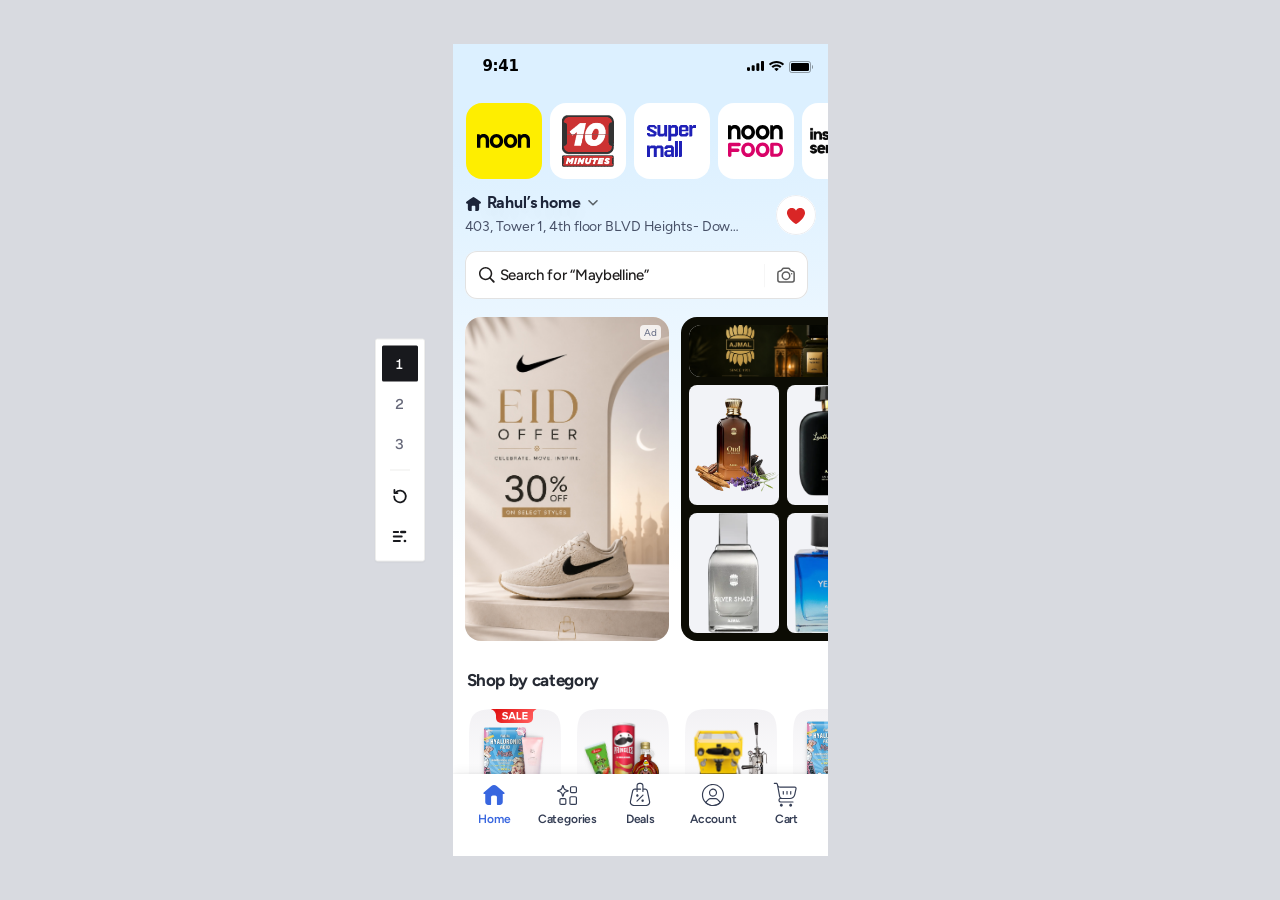
<file: index.html>
<!DOCTYPE html>
<html lang="en" data-variant="1">
<head>
<meta charset="UTF-8" />
<meta name="viewport" content="width=device-width, initial-scale=1, maximum-scale=1, user-scalable=no, viewport-fit=cover" />
<meta name="theme-color" content="#dcf0ff" />
<title>noon — Home</title>
<link rel="preconnect" href="https://fonts.googleapis.com" />
<link rel="preconnect" href="https://fonts.gstatic.com" crossorigin />
<link href="https://fonts.googleapis.com/css2?family=Geist:wght@400..700&display=swap" rel="stylesheet" />   <!-- Geist: the tool chrome (variant switcher), per the internal-tools kit -->
<link rel="stylesheet" href="styles.css" />
</head>
<body>

<!-- Figma multi-shadow stacks, composited in PARALLEL (a CSS filter chain
     would shadow each shadow). stdDeviation = CSS blur / 2. -->
<svg width="0" height="0" style="position:absolute" aria-hidden="true">
  <filter id="shA" x="-50%" y="-50%" width="200%" height="200%" color-interpolation-filters="sRGB">
    <feGaussianBlur in="SourceAlpha" stdDeviation="2.21" result="b1"/><feOffset in="b1" dx="-2.21" dy="11.05" result="o1"/><feFlood flood-color="#000" flood-opacity="0.02"/><feComposite in2="o1" operator="in" result="s1"/>
    <feGaussianBlur in="SourceAlpha" stdDeviation="2.21" result="b2"/><feOffset in="b2" dx="-1.105" dy="6.63" result="o2"/><feFlood flood-color="#000" flood-opacity="0.06"/><feComposite in2="o2" operator="in" result="s2"/>
    <feGaussianBlur in="SourceAlpha" stdDeviation="1.6575" result="b3"/><feOffset in="b3" dx="0" dy="3.315" result="o3"/><feFlood flood-color="#000" flood-opacity="0.1"/><feComposite in2="o3" operator="in" result="s3"/>
    <feGaussianBlur in="SourceAlpha" stdDeviation="0.5525" result="b4"/><feOffset in="b4" dx="0" dy="1.105" result="o4"/><feFlood flood-color="#000" flood-opacity="0.12"/><feComposite in2="o4" operator="in" result="s4"/>
    <feMerge><feMergeNode in="s1"/><feMergeNode in="s2"/><feMergeNode in="s3"/><feMergeNode in="s4"/><feMergeNode in="SourceGraphic"/></feMerge>
  </filter>
  <filter id="shB" x="-50%" y="-50%" width="200%" height="200%" color-interpolation-filters="sRGB">
    <feGaussianBlur in="SourceAlpha" stdDeviation="4.42" result="b1"/><feOffset in="b1" dx="-22.101" dy="0" result="o1"/><feFlood flood-color="#000" flood-opacity="0.03"/><feComposite in2="o1" operator="in" result="s1"/>
    <feGaussianBlur in="SourceAlpha" stdDeviation="3.8675" result="b2"/><feOffset in="b2" dx="-12.155" dy="0" result="o2"/><feFlood flood-color="#000" flood-opacity="0.1"/><feComposite in2="o2" operator="in" result="s2"/>
    <feGaussianBlur in="SourceAlpha" stdDeviation="2.7625" result="b3"/><feOffset in="b3" dx="-5.525" dy="0" result="o3"/><feFlood flood-color="#000" flood-opacity="0.16"/><feComposite in2="o3" operator="in" result="s3"/>
    <feGaussianBlur in="SourceAlpha" stdDeviation="1.6575" result="b4"/><feOffset in="b4" dx="-1.105" dy="0" result="o4"/><feFlood flood-color="#000" flood-opacity="0.19"/><feComposite in2="o4" operator="in" result="s4"/>
    <feMerge><feMergeNode in="s1"/><feMergeNode in="s2"/><feMergeNode in="s3"/><feMergeNode in="s4"/><feMergeNode in="SourceGraphic"/></feMerge>
  </filter>
</svg>

<!-- ══ 912:10736 — Home Page (375 × 812) ══════════════════════════════════ -->
<div class="screen" id="screen">
<!-- Home view: scroll body + bottom nav travel together on push -->
<div class="view view--home" id="home" data-node-id="912:10736">
<div class="scroll" id="scroll">
<div class="page">

  <!-- ══ 912:10737 — header (switcher / address / search) ═══════════════ -->
  <nav class="sw hscroll" data-node-id="912:10738" aria-label="noon services">
    <a class="tile" style="background:#feee00" data-node-id="912:10742" aria-label="noon">
      <div class="ly" style="inset:41.44% 15.66%"><img src="assets/a0c11.svg" alt="" /></div>
    </a>
    <a class="tile" data-node-id="912:10748" aria-label="noon Minutes">
      <div class="ly" style="inset:15.61% 15.79% 15.97% 15.79%"><img class="cover" src="assets/3c404.gif" alt="" /></div>
    </a>
    <a class="tile" data-node-id="912:10750" aria-label="supermall">
      <div class="ly" style="inset:29.1% 17.69% 50.4% 17.69%"><img src="assets/4cc8e.svg" alt="" /></div>
      <div class="ly" style="inset:50.06% 36.52% 29.47% 17.69%"><img src="assets/d1e7c.svg" alt="" /></div>
    </a>
    <a class="tile" data-node-id="912:10766" aria-label="noon Food">
      <div class="ly" style="inset:29.05% 13.9% 29.41% 13.9%"><img src="assets/1c5eb.svg" alt="" /></div>
    </a>
    <a class="tile" data-node-id="912:10776" aria-label="Instant service">
      <div class="ly" style="left:7.48px;top:21.22px;width:61.033px;height:33.568px"><img class="cover" src="assets/54e8c.png" alt="" /></div>
    </a>
    <a class="tile" data-node-id="912:10778" aria-label="now now">
      <div class="ly mid" style="left:calc(50% - 2px);width:35.745px;height:48.744px"><img src="assets/d7979.svg" alt="" /></div>
    </a>
    <a class="tile" data-node-id="912:10788" aria-label="send">
      <div class="ly mid" style="width:52.435px;height:31.108px"><img class="cover" src="assets/a15a4.jpg" alt="" /></div>
    </a>
    <a class="tile" data-node-id="912:10790" aria-label="wash">
      <div class="ly mid clip" style="width:59.741px;height:36.892px"><img class="ab" style="left:0;top:-36.76%;width:100%;height:161.06%" src="assets/50a80.png" alt="" /></div>
    </a>
  </nav>

  <div class="addr" data-node-id="912:10792">
    <button class="addr__loc" data-node-id="912:10793">
      <span class="addr__row" data-node-id="912:10794">
        <span class="addr__name" data-node-id="912:10795">
          <span class="addr__home" data-node-id="912:10796"><span class="ly" style="left:1.38px;top:2.64px;width:15.245px;height:13.912px"><img src="assets/167f2.svg" alt="" /></span></span>
          <span class="addr__title" data-node-id="912:10803">Rahul’s home</span>
        </span>
        <span class="addr__chev" data-node-id="912:10804"><img src="assets/5c05d.svg" alt="" /></span>
      </span>
      <span class="addr__line" data-node-id="912:10806">403, Tower 1, 4th floor BLVD Heights- Down...</span>
    </button>
    <button class="addr__wish stroke" style="--sw:1px;--sc:#eaecf0" data-node-id="912:10807" aria-label="Wishlist">
      <span class="ly mid" style="top:calc(50% + 1px);width:18px;height:16px"><img src="assets/40941.svg" alt="" /></span>
    </button>
  </div>

  <label class="search sk" id="searchEntry" role="button" tabindex="0" aria-label="Search noon" style="--sw:1.005px;--sc:#e2e2e2" data-node-id="912:10812">
    <span class="search__field" data-node-id="912:10813">
      <span class="search__q" data-node-id="912:10814">
        <span class="search__ico" data-node-id="912:10815"><img src="assets/e5710.svg" alt="" /></span>
        <span class="search__ph" data-node-id="912:10816">Search for “Maybelline”</span>
      </span>
    </span>
    <span class="search__div" data-node-id="912:10817"><img src="assets/e736f.svg" alt="" /></span>
    <span class="search__cam" data-node-id="912:10818"><img src="assets/49e65.svg" alt="" /></span>
  </label>

  <!-- ══ 912:10820 — scroll body ═══════════════════════════════════════════ -->
  <main class="body" data-node-id="912:10820">

    <!-- ── 912:10821 — Home Banner ────────────────────────────────────── -->
    <section class="banners hscroll" data-node-id="912:10821">

      <!-- 1 · hero (L) -->
      <div class="hw" data-node-id="912:10830">
        <div class="hw__card sk" style="--sw:1px;--sc:#f2f3f7" data-node-id="I912:10830;2600:18912">
          <div class="hw__l" data-node-id="I912:10830;2600:18920;912:10829"><img class="cover" src="assets/4d3d9.jpg" alt="Nike Eid offer — 30% off on select styles" /></div>
        </div>
        <span class="ad" style="right:8px;top:8px" data-node-id="I912:10830;2600:18935">Ad</span>
      </div>

      <!-- 2 · brand (black, 2×2) -->
      <div class="hw" data-node-id="912:10839">
        <div class="bw" style="background:#0c0c04" data-node-id="I912:10839;2600:18837">
          <div class="bw__top" data-node-id="I912:10839;2600:18845">
            <div class="ab clip" style="left:0;top:0;width:188px;height:52px;border-radius:12px;background:#fff" data-node-id="I912:10839;2600:18845;912:10838">
              <div class="ly mid" style="width:188px;height:94px"><img class="cover" src="assets/7c7c2.jpg" alt="Ajmal" /></div>
            </div>
          </div>
          <div class="bw__grid">
            <div class="bc"><div class="bc__img"><img class="contain" src="assets/fbc74.png" alt="" /></div></div>
            <div class="bc"><div class="bc__img"><img class="contain" src="assets/cb8e1.png" alt="" /></div></div>
            <div class="bc"><div class="bc__img"><img class="contain" src="assets/e79dc.png" alt="" /></div></div>
            <div class="bc"><div class="bc__img"><img class="contain" src="assets/f3757.png" alt="" /></div></div>
          </div>
        </div>
      </div>

      <!-- 3 · brand (white, Flash Deal) -->
      <div class="hw" data-node-id="912:10848">
        <div class="bw sk" style="background:#fff;--sw:1px;--sc:#f2f3f7" data-node-id="I912:10848;2600:18837">
          <div class="bw__top clip" style="border-radius:8px" data-node-id="I912:10848;2600:18845">
            <div class="ab clip" style="left:0;top:-4px;width:216px;height:96px;background:#fff" data-node-id="I912:10848;2600:18845;912:10847">
              <div class="ab clip" style="left:0;top:-0.86px;width:216px;height:97.463px" data-node-id="I912:10848;2600:18845;912:10847;2306:20424">
                <img class="ab cover" style="left:-9.88px;top:-212.71px;width:247.107px;height:535.712px" src="assets/6fb33.jpg" alt="" />
              </div>
            </div>
          </div>
          <div class="bw__grid">
            <div class="bc"><div class="bc__img"><img class="cover" src="assets/615c6.png" alt="" /><span class="notch" style="background:#a5622b"><span>Flash Deal</span></span></div></div>
            <div class="bc"><div class="bc__img"><img class="cover" src="assets/f3788.png" alt="" /><span class="notch" style="background:#a5622b"><span>Flash Deal</span></span></div></div>
            <div class="bc"><div class="bc__img"><img class="cover" src="assets/bfdd8.png" alt="" /><span class="notch" style="background:#a5622b"><span>Selling fast</span></span></div></div>
            <div class="bc"><div class="bc__img"><img class="cover" src="assets/a877f.png" alt="" /><span class="notch" style="background:#a5622b"><span>Selling fast</span></span></div></div>
          </div>
        </div>
      </div>

      <!-- 4 · hero (L1, cropped) -->
      <div class="hw" data-node-id="912:10857">
        <div class="hw__card sk" style="--sw:1px;--sc:#f2f3f7" data-node-id="I912:10857;2600:18912">
          <div class="hw__l" data-node-id="I912:10857;2600:18920;912:10856"><img class="ab" style="left:0;top:-0.04%;width:100%;height:111.87%" src="assets/4a7ef.jpg" alt="" /></div>
        </div>
        <span class="ad" style="right:8px;top:8px" data-node-id="I912:10857;2600:18935">Ad</span>
      </div>

      <!-- 5 · brand (black, Flash Deal red) -->
      <div class="hw" data-node-id="912:10866">
        <div class="bw" style="background:#0c0c04" data-node-id="I912:10866;2600:18837">
          <div class="bw__top" data-node-id="I912:10866;2600:18845">
            <div class="ab clip" style="left:0;top:0;width:188px;height:52px;border-radius:12px;background:#fff">
              <div class="ly mid" style="width:188px;height:94px"><img class="cover" src="assets/7c7c2.jpg" alt="Ajmal" /></div>
            </div>
          </div>
          <div class="bw__grid">
            <div class="bc"><div class="bc__img"><img class="contain" src="assets/fbc74.png" alt="" /><span class="notch" style="background:#d92626"><span>Flash Deal</span></span></div></div>
            <div class="bc"><div class="bc__img"><img class="contain" src="assets/cb8e1.png" alt="" /><span class="notch" style="background:#d92626"><span>Flash Deal</span></span></div></div>
            <div class="bc"><div class="bc__img"><img class="contain" src="assets/e79dc.png" alt="" /><span class="notch" style="background:#d92626"><span>Flash Deal</span></span></div></div>
            <div class="bc"><div class="bc__img"><img class="contain" src="assets/f3757.png" alt="" /><span class="notch" style="background:#d92626"><span>Flash Deal</span></span></div></div>
          </div>
        </div>
      </div>

      <!-- 6 · brand (red, % OFF) -->
      <div class="hw" data-node-id="912:10875">
        <div class="bw" style="background:#d92626" data-node-id="I912:10875;2600:18837">
          <div class="bw__top clip" style="border-radius:8px" data-node-id="I912:10875;2600:18845">
            <div class="ab clip" style="left:0;top:-4px;width:216px;height:96px;background:#fff" data-node-id="I912:10875;2600:18845;912:10874">
              <div class="ab clip" style="left:0;top:-0.39px;width:217.714px;height:98.237px">
                <img class="ab cover" style="left:-9.96px;top:-214.4px;width:249.068px;height:539.964px" src="assets/265ba.jpg" alt="" />
              </div>
            </div>
          </div>
          <div class="bw__grid">
            <div class="bc"><div class="bc__img"><img class="cover" src="assets/c9f35.png" alt="" /><span class="notch" style="background:#b81414"><span>50% OFF</span></span></div></div>
            <div class="bc"><div class="bc__img"><img class="cover" src="assets/7b8b2.png" alt="" /><span class="notch" style="background:#b81414"><span>50% OFF</span></span></div></div>
            <div class="bc"><div class="bc__img"><img class="cover" src="assets/c8388.png" alt="" /><span class="notch" style="background:#b81414"><span>40% OFF</span></span></div></div>
            <div class="bc"><div class="bc__img"><img class="cover" src="assets/e4b1d.png" alt="" /><span class="notch" style="background:#b81414"><span>30% OFF</span></span></div></div>
          </div>
        </div>
      </div>

      <!-- 7 · hero (L2, video) -->
      <div class="hw" data-node-id="912:10884">
        <div class="hw__card sk" style="--sw:1px;--sc:#f2f3f7" data-node-id="I912:10884;2600:18912">
          <div class="hw__l" data-node-id="I912:10884;2600:18920;912:10883"><img class="cover" src="assets/273b5.jpg" alt="" /></div>
        </div>
        <span class="ad" style="right:8px;top:8px" data-node-id="I912:10884;2600:18935">Ad</span>
        <button class="vid" data-node-id="I912:10884;2600:18936" aria-label="Pause video"><img src="assets/af803.svg" alt="" /></button>
      </div>

      <!-- 8 · brand (white, M + priced cards) -->
      <div class="hw" data-node-id="912:10893">
        <div class="bw sk" style="background:#fff;--sw:1px;--sc:#f2f3f7" data-node-id="I912:10893;2600:18867">
          <div class="bw__top clip" style="border-radius:8px" data-node-id="I912:10893;2600:18875">
            <div class="ab clip" style="left:calc(50% + 0.5px);transform:translateX(-50%);top:0;width:193px;height:186.873px;background:#fff" data-node-id="I912:10893;2600:18875;912:10892">
              <div class="ly" style="left:0;top:50%;transform:translateY(-50%);width:193px;height:193px"><img class="cover" src="assets/c0622.jpg" alt="" /></div>
            </div>
          </div>
          <div class="bw__grid">
            <div class="bc">
              <div class="bc__img"><img class="cover" src="assets/b9784.png" alt="" /><span class="notch" style="background:#0580ab"><span>Eid offer</span></span></div>
              <div class="bc__txt"><p class="bc__name">NIKE REVOLUTION 8 EASYON</p><p class="bc__price"><b>&#xE001; 129</b><s>299</s></p></div>
            </div>
            <div class="bc">
              <div class="bc__img"><img class="cover" src="assets/e6b1b.png" alt="" /><span class="notch" style="background:#0580ab"><span>Eid offer</span></span></div>
              <div class="bc__txt"><p class="bc__name">NIKE DOWNSHIFTER 14</p><p class="bc__price"><b>&#xE001; 129</b><s>299</s></p></div>
            </div>
          </div>
          <span class="ad" style="left:171px;top:12px" data-node-id="I912:10893;2600:18895">Ad</span>
        </div>
      </div>
    </section>

    <!-- ── 912:10894 — Shop by category ───────────────────────────────── -->
    <section class="cats" data-node-id="912:10894">
      <h2 class="sec-h sec-h--cat" data-node-id="912:10896">Shop by category</h2>
      <div class="cats__grid hscroll" data-node-id="912:10897">
        <div class="cats__rows" data-node-id="912:10909">
          <div class="cats__row" data-node-id="912:10910">
            <a class="cat" data-node-id="912:10911">
              <span class="cat__bg"><img src="assets/394b8.svg" alt="" /></span>
              <span class="ly shA" style="left:3.21px;top:18.15px;width:66.302px;height:66.302px"><img class="cover" src="assets/17df5.png" alt="" /></span>
              <span class="ly shB" style="left:37.46px;top:28.31px;width:53.041px;height:53.041px"><img class="cover" src="assets/6a1fe.png" alt="" /></span>
              <span class="cat__lbl">Beauty &amp; Skin Care</span>
            </a>
            <a class="cat" data-node-id="912:10919">
              <span class="cat__bg"><img src="assets/c7a2d.svg" alt="" /></span>
              <span class="rot" style="left:-10px;top:25px;width:71.49px;height:71.49px"><span class="shA" style="width:56.991px;height:56.991px;transform:rotate(-17.5deg)"><img class="cover" src="assets/cacae.png" alt="" /></span></span>
              <span class="ly" style="left:34px;top:13px;width:26px;height:76px"><img class="cover" src="assets/0a747.png" alt="" /></span>
              <span class="cat__lbl">Grocery <br />&amp; Kitchen</span>
              <span class="ly shB" style="left:36px;top:25px;width:67px;height:68px"><img class="cover" src="assets/4994b.png" alt="" /></span>
            </a>
            <a class="cat" data-node-id="912:10926">
              <span class="cat__bg"><img src="assets/9b3ad.svg" alt="" /></span>
              <span class="cat__lbl">Home Appliances</span>
              <span class="sale" data-node-id="912:10930">
                <span class="ly" style="left:41.19px;top:0;width:4.708px;height:5.947px;transform:scaleX(-1)"><img src="assets/95613.svg" alt="" /></span>
                <span class="ly" style="left:0;top:0;width:4.895px;height:6.049px"><img src="assets/a87c3.svg" alt="" /></span>
                <span class="sale__tag" data-node-id="912:10933"><img src="assets/txt-sale.svg" alt="SALE" /></span>
              </span>
              <span class="ly" style="left:-16px;top:2px;width:99px;height:99px"><img class="cover" src="assets/f34e8.png" alt="" /></span>
              <span class="ly" style="left:34px;top:8px;width:74px;height:84px"><img class="cover" src="assets/3b9bd.png" alt="" /></span>
            </a>
            <a class="cat" data-node-id="912:10937">
              <span class="cat__bg"><img src="assets/c7a2d.svg" alt="" /></span>
              <span class="ly shA" style="left:2.21px;top:12.15px;width:66.302px;height:66.302px"><img class="cover" src="assets/17df5.png" alt="" /></span>
              <span class="ly shB" style="left:36.46px;top:24.31px;width:53.041px;height:53.041px"><img class="cover" src="assets/6a1fe.png" alt="" /></span>
              <span class="cat__lbl">Beauty &amp; Skin Care</span>
            </a>
            <a class="cat" data-node-id="912:10945">
              <span class="cat__bg" style="top:-0.12px"><img src="assets/c7a2d.svg" alt="" /></span>
              <span class="rot" style="left:-6.65px;top:13.7px;width:73.768px;height:73.768px"><span class="shA" style="width:65.079px;height:65.079px;transform:rotate(-8.28deg)"><img class="cover" src="assets/cacae.png" alt="" /></span></span>
              <span class="ly shB" style="left:7.73px;top:0;width:90.612px;height:90.612px"><img class="cover" src="assets/4994b.png" alt="" /></span>
              <!-- Proxima Nova Semibold isn't available to the browser: Figma's own render of the layer -->
              <span class="ly" style="left:18.612px;top:98.186px;width:54.5px;height:23px" data-node-id="912:10950"><img src="assets/txt-grocery-kitchen.png" alt="Grocery &amp; Kitchen" /></span>
            </a>
          </div>
          <div class="cats__row" data-node-id="912:10951">
            <a class="cat" data-node-id="912:10952">
              <span class="cat__bg"><img src="assets/c7a2d.svg" alt="" /></span>
              <span class="ly shA" style="left:-4.42px;top:12.16px;width:70.722px;height:70.722px"><img class="cover" src="assets/1cdd4.png" alt="" /></span>
              <span class="cat__lbl">Toys <br />&amp; Games</span>
              <span class="ly shB" style="left:49.52px;top:27.63px;width:32.709px;height:53.041px"><img class="cover" src="assets/f2e14.jpg" alt="" /></span>
            </a>
            <a class="cat" data-node-id="912:10957">
              <span class="cat__bg"><img src="assets/c7a2d.svg" alt="" /></span>
              <span class="ly clip" style="left:0.46px;top:4.47px;width:74px;height:82px"><img class="ab" style="left:-5.94%;top:2.77%;width:105.26%;height:95.24%" src="assets/4f0a2.png" alt="" /></span>
              <span class="cat__lbl">Electronics &amp; Tools</span>
              <span class="ly shA" style="left:32.84px;top:25px;width:54.146px;height:54.146px"><img class="cover" src="assets/76d27.png" alt="" /></span>
            </a>
            <a class="cat" data-node-id="912:10962">
              <span class="cat__bg"><img src="assets/c7a2d.svg" alt="" /></span>
              <span class="rot" style="left:-5.7px;top:6.63px;width:83.372px;height:77.451px"><span class="shA" style="width:63.244px;height:71.107px;transform:rotate(102.83deg) scaleY(-1)"><img class="cover" src="assets/7b879.png" alt="" /></span></span>
              <span class="cat__lbl">Hair Care</span>
              <span class="rot" style="left:28.52px;top:4.61px;width:69.091px;height:84.243px"><span class="shB" style="width:67.973px;height:83.333px;transform:rotate(0.77deg)"><img class="cover" src="assets/83d49.png" alt="" /></span></span>
            </a>
            <a class="cat" data-node-id="912:10967">
              <span class="cat__bg"><img src="assets/c7a2d.svg" alt="" /></span>
              <span class="ly shA" style="left:-4.73px;top:-1.11px;width:80.667px;height:75.142px"><img src="assets/99ba5.png" alt="" /></span>
              <span class="rot" style="left:19.79px;top:5.52px;width:80.667px;height:80.667px"><span class="shB" style="width:80.667px;height:80.667px;transform:rotate(-90deg)"><img class="cover" src="assets/7fdf6.png" alt="" /></span></span>
              <span class="cat__lbl">Shoes &amp; Clothes</span>
            </a>
            <a class="cat" data-node-id="912:10972">
              <span class="cat__bg"><img src="assets/c7a2d.svg" alt="" /></span>
              <span class="ly shA" style="left:-4.42px;top:12.16px;width:70.722px;height:70.722px"><img class="cover" src="assets/1cdd4.png" alt="" /></span>
              <span class="ly" style="left:20.282px;top:98.329px;width:51.5px;height:23px" data-node-id="912:10975"><img src="assets/txt-toys-games.png" alt="Toys &amp; Games" /></span>
              <span class="ly shB" style="left:47.52px;top:27.63px;width:32.709px;height:53.041px"><img class="cover" src="assets/f2e14.jpg" alt="" /></span>
            </a>
          </div>
        </div>
      </div>
    </section>

    <!-- ── 912:10977 — Recommended for you ────────────────────────────── -->
    <section class="reco" data-node-id="912:10977">
      <h2 class="sec-h" data-node-id="912:10981">Recommended for you</h2>
      <div class="reco__body" data-node-id="912:10982">
        <div class="tabs hscroll" id="tabs" role="tablist" data-node-id="912:10983">
          <button class="tab is-on" role="tab" aria-selected="true" data-node-id="912:10984"><img src="assets/acbcb.svg" alt="" /><span>For you</span></button>
          <button class="tab" role="tab" aria-selected="false" data-node-id="912:10988"><img src="assets/30e40.svg" alt="" /><span>Electronics</span></button>
          <button class="tab" role="tab" aria-selected="false" data-node-id="912:10991"><img src="assets/74a03.svg" alt="" /><span>Beauty</span></button>
          <button class="tab" role="tab" aria-selected="false" data-node-id="912:10994"><img src="assets/caf20.svg" alt="" /><span>Fashion</span></button>
          <button class="tab" role="tab" aria-selected="false" data-node-id="912:10997"><img src="assets/dd476.svg" alt="" /><span>Home</span></button>
          <button class="tab" role="tab" aria-selected="false" data-node-id="912:11000"><img src="assets/74a03.svg" alt="" /><span>Beauty</span></button>
        </div>
        <div class="rail rail--reco hscroll" data-rail="reco" data-node-id="912:11003"></div>
      </div>
    </section>

    <!-- ── 912:11229 — Offers for you ─────────────────────────────────── -->
    <section class="offers" data-node-id="912:11229">
      <h2 class="sec-h" data-node-id="912:11233">Offers for you</h2>
      <div class="offers__row hscroll" data-node-id="912:11234">

        <a class="cp sk" style="--sw:2.5px;--sc:#b73428" data-node-id="912:11235">
          <div class="cp__in" style="background:#4de0fd" data-node-id="912:11236">
            <div class="ab clip" style="left:-1px;top:-8.4px;width:193px;height:224px;background:#fff" data-node-id="912:11237">
              <img class="ab cover" style="left:-351.14px;top:-81.63px;width:534.307px;height:1022.104px" src="assets/419fc.jpg" alt="" />
              <div class="ab blend-color" style="left:0;top:0;width:129.5px;height:171.8px;background:#f47165;box-shadow:inset 0 0 0 1.126px rgba(255,255,255,.7)" data-node-id="912:11240"></div>
            </div>
            <div class="rot" style="left:23.64px;top:29.69px;width:73.284px;height:21.707px"><div class="glow" style="width:72.439px;height:17.909px;background:#ef8980;filter:blur(10px);transform:rotate(-3.02deg)"></div></div>
            <div class="rot" style="left:39.49px;top:21.79px;width:43.616px;height:13.798px"><div class="glow" style="width:43.067px;height:11.542px;background:#ef8980;filter:blur(9.005px);transform:rotate(-3.02deg)"></div></div>
            <div class="rot" style="left:calc(50% - 0.21px);transform:translateX(-50%);top:1.4px;width:106.655px;height:83.47px" data-node-id="912:11243">
              <div class="clip" style="position:relative;width:93.487px;height:56.096px;transform:rotate(19deg)"><img class="ab" style="left:-0.09%;top:-19.92%;width:100.19%;height:126.56%" src="assets/bc476.png" alt="noon ENBD card" /></div>
            </div>
            <div class="cp__txt" data-node-id="912:11251"><p class="cp__t"> 10% Cashback </p><p class="cp__s">on all spends with <br />noon ENBD card</p></div>
            <div class="cp__line"><img src="assets/e8e25.svg" alt="" /></div>
            <span class="cp__btn" data-node-id="912:11244">Apply Now<img src="assets/2601d.svg" alt="" /></span>
          </div>
          <span class="cp__hole" style="left:118.5px"><img src="assets/88bb8.svg" alt="" /></span>
          <span class="cp__hole" style="left:-9.5px"><img src="assets/88bb8.svg" alt="" /></span>
        </a>

        <a class="cp sk" style="--sw:2.5px;--sc:#15859b" data-node-id="912:11256">
          <div class="cp__in" style="background:#4de0fd" data-node-id="912:11257">
            <div class="rot" style="left:calc(50% + 171.61px);top:calc(50% + 237.57px);transform:translate(-50%,-50%);width:3098.348px;height:2173.076px" data-node-id="912:11258">
              <div class="clip" style="position:relative;flex:none;width:1801.218px;height:2881.948px;background:#121214;opacity:.7;transform:rotate(-97.74deg)">
                <div class="rot" style="left:872.87px;top:861.17px;width:1062.488px;height:931.04px"><div style="position:relative;width:712.199px;height:902.701px;transform:rotate(105.8deg)"><img class="ab cover" style="inset:0;width:100%;height:100%" src="assets/419fc.jpg" alt="" /></div></div>
                <div class="ab blend-color" style="inset:0;background:#4de0fd;box-shadow:inset 0 0 0 1.126px rgba(255,255,255,.7)" data-node-id="912:11261"></div>
              </div>
            </div>
            <div class="rot" style="left:23.64px;top:29.69px;width:73.284px;height:21.707px"><div class="glow" style="width:72.439px;height:17.909px;background:#07c3fc;filter:blur(10px);transform:rotate(-3.02deg)"></div></div>
            <div class="rot" style="left:39.49px;top:21.79px;width:43.616px;height:13.798px"><div class="glow" style="width:43.067px;height:11.542px;background:#07c3fc;filter:blur(9.005px);transform:rotate(-3.02deg)"></div></div>
            <!-- Upheaval / Mini Pixel-7 lockup: Figma's own render of group 912:11264 (render bounds start 3.04px left of the box) -->
            <img class="ab" style="left:17.738px;top:20.91px;width:85px;height:36px" src="assets/txt-delivery-dash.png" alt="Delivery Dash" data-node-id="912:11264" />
            <div class="cp__txt" data-node-id="912:11275"><p class="cp__t cp__t--win"> Win &#xE001; 100 </p><p class="cp__s">Play &amp; win <br />instant rewards</p></div>
            <div class="cp__line"><img src="assets/e8e25.svg" alt="" /></div>
            <span class="cp__btn" data-node-id="912:11268">Play Now<img src="assets/2601d.svg" alt="" /></span>
          </div>
          <span class="cp__hole" style="left:118.5px"><img src="assets/88bb8.svg" alt="" /></span>
          <span class="cp__hole" style="left:-9.5px"><img src="assets/88bb8.svg" alt="" /></span>
        </a>

        <a class="cp sk" style="--sw:2.5px;--sc:#830034" data-node-id="912:11280">
          <div class="cp__in" style="background:#9c335c" data-node-id="912:11281">
            <div class="ab clip" style="left:-432px;top:-396.4px;width:706px;height:646px;background:#121214" data-node-id="912:11282">
              <img class="ab cover" style="left:256.016px;top:187.734px;width:1067.295px;height:866.487px" src="assets/419fc.jpg" alt="" />
              <div class="ab blend-color" style="inset:0;background:#9c335c" data-node-id="912:11285"></div>
              <div class="ab" style="left:338.438px;top:315.329px;width:30.005px;height:5.299px" data-node-id="912:11286"><img class="ab" style="left:-75.04%;top:-424.88%;width:250.08%;height:949.76%" src="assets/f2a1d.svg" alt="" /></div>
            </div>
            <div class="rot" style="left:28.79px;top:14.54px;width:64.084px;height:44.269px"><div class="glow" style="width:58.271px;height:28.945px;background:#fbd5e4;filter:blur(9.006px);transform:rotate(16.46deg)"></div></div>
            <div class="ab" style="left:29.453px;top:16.814px;width:63.521px;height:39.718px" data-node-id="912:11288" role="img" aria-label="noon One">
              <div class="rot" style="left:0;top:0;width:63.289px;height:39.581px"><div style="position:relative;width:60.426px;height:34.334px;transform:rotate(-5.11deg) skewX(0.07deg)"><img class="fill" src="assets/e6261.svg" alt="" /></div></div>
              <div class="rot" style="left:9.03px;top:10.16px;width:41.73px;height:16.158px"><div style="position:relative;width:40.754px;height:12.581px;transform:rotate(-5.11deg) skewX(0.08deg)"><img class="fill" src="assets/9ebfb.svg" alt="" /></div></div>
            </div>
            <div class="cp__txt" data-node-id="912:11311"><p class="cp__t"> 10% Cashback </p><p class="cp__s cp__s--12">on noon, supermall, food &amp; minutes</p></div>
            <div class="cp__line"><img src="assets/e8e25.svg" alt="" /></div>
            <span class="cp__btn" data-node-id="912:11304">Try Now<img src="assets/2601d.svg" alt="" /></span>
          </div>
          <span class="cp__hole" style="left:116.5px"><img src="assets/88bb8.svg" alt="" /></span>
          <span class="cp__hole" style="left:-9.5px"><img src="assets/88bb8.svg" alt="" /></span>
        </a>
      </div>
    </section>

    <!-- ── 912:11316 — Bestsellers ────────────────────────────────────── -->
    <section class="prod" data-node-id="912:11316">
      <h2 class="sec-h" data-node-id="912:11321">Bestsellers </h2>
      <div class="rail hscroll" data-rail="best" data-node-id="912:11322"></div>
    </section>

    <!-- ── 912:11548 — Keep shopping for ──────────────────────────────── -->
    <section class="keep" data-node-id="912:11548">
      <h2 class="sec-h sec-h--keep" data-node-id="912:11550">Keep shopping for</h2>
      <div class="keep__row hscroll" data-rail="keep" data-node-id="912:11555"></div>
    </section>

    <!-- ── 912:11850 — Summer Essentials ──────────────────────────────── -->
    <section class="summer" data-node-id="912:11850">
      <div class="summer__head" data-node-id="912:11853">
        <div class="summer__copy" data-node-id="912:11854">
          <p class="summer__t" data-node-id="912:11855">SUMMER ESSENTIALS</p>
          <p class="summer__s" data-node-id="912:11856">Enjoy extra 30% off with no min. spend.</p>
        </div>
        <img class="summer__logo" src="assets/20cbf.png" alt="Nike" data-node-id="912:11857" />
      </div>
      <div class="summer__row hscroll" data-node-id="912:11858">
        <div class="summer__vid" data-node-id="912:11859">
          <img class="ab cover" style="left:-7px;top:0.17px;width:200px;height:310px" src="assets/b9166.jpg" alt="" />
          <button class="summer__mute" data-node-id="912:11862" aria-label="Unmute"><span class="ly" style="inset:12.9% 7.78% 0.77% 8.33%"><img src="assets/2dfce.svg" alt="" /></span></button>
        </div>
        <div class="rail rail--summer" data-rail="summer" data-node-id="912:11866"></div>
      </div>
      <span class="ad ad--2" style="left:369px;top:214.5px;background:rgba(255,255,255,.7);color:#747474" data-node-id="912:12090">Ad</span>
      <span class="ad ad--2" style="left:348px;top:-19.86px;background:rgba(255,255,255,.5);color:#fff" data-node-id="912:12091">Ad</span>
      <span class="ad" style="left:348px;top:6px;background:rgba(255,255,255,.1);color:#d0d4dd" data-node-id="912:12092">Ad</span>
    </section>

    <!-- ── 912:12093 — Selling out fast ───────────────────────────────── -->
    <section class="prod" data-node-id="912:12093">
      <h2 class="sec-h" data-node-id="912:12098">Selling out fast</h2>
      <div class="rail hscroll" data-rail="selling" data-node-id="912:12099"></div>
    </section>

    <!-- ── 912:12325 — New launches ───────────────────────────────────── -->
    <section class="launch" data-node-id="912:12325">
      <div class="launch__card" data-node-id="912:12326">
        <p class="launch__t" data-node-id="912:12431">NEW <span>LAUNCHES</span></p>
        <!-- Larken DEMO Thin isn't available: Figma's render of 912:12430 at its render bounds -->
        <img class="ab" style="left:17.042px;top:46.48px;width:145.25px;height:12px" src="assets/txt-now-available.png" alt="Now available on noon" data-node-id="912:12430" />
        <div class="launch__rail hscroll" data-node-id="912:12327">
          <article class="lc sk" style="--sw:1px;--sc:#ebebeb" data-node-id="912:12328">
            <img class="lc__img" src="assets/167f6.png" alt="PlayStation 5" />
            <div class="lc__body">
              <div class="lc__txt"><p class="lc__t">The best Playstation!</p><p class="lc__d">Limitless entertainment with the new Playstation 5 Pro</p></div>
              <button class="lc__btn">Shop Now</button>
            </div>
          </article>
          <article class="lc sk" style="--sw:1px;--sc:#ebebeb" data-node-id="912:12336">
            <img class="lc__img" src="assets/167f6.png" alt="PlayStation 5" />
            <div class="lc__body">
              <div class="lc__txt"><p class="lc__t">Ready to game on?</p><p class="lc__d">Limitless entertainment with the new Playstation 5 Pro</p></div>
              <button class="lc__btn">Shop Now</button>
            </div>
          </article>
          <article class="lc lc--wide sk" style="--sw:1px;--sc:#ebebeb" data-node-id="912:12344">
            <div class="lc__grid" data-node-id="912:12345">
              <div class="lc__gr">
                <div class="ic stroke" style="--sw:0.833px;--sc:#f0f4f9" data-node-id="912:12347">
                  <div class="ic__in"><div class="ic__pi"><div class="ab clip" style="inset:-18.06% 3.48% -87.48% 6.45%"><img class="ab" style="left:0;top:-11.34%;width:100%;height:73.92%" src="assets/e5982.jpg" alt="" /></div></div></div>
                </div>
                <div class="ic ic--photo" data-node-id="912:12365">
                  <img class="fill cover" style="border-radius:10.5px" src="assets/62133.jpg" alt="" />
                  <img class="ab cover" style="left:-12.25px;top:-51.16px;width:156.112px;height:234.167px" src="assets/62133.jpg" alt="" />
                </div>
              </div>
              <div class="lc__gr lc__gr--abs" data-node-id="912:12381">
                <div class="ic stroke" style="--sw:0.833px;--sc:#f0f4f9;position:absolute;left:0;top:0" data-node-id="912:12382">
                  <div class="ic__in"><div class="ic__pi"><div class="ab clip" style="inset:-18.06% 3.48% -53.14% 6.45%"><img class="ab" style="left:0;top:-13.62%;width:100%;height:88.78%" src="assets/a5647.jpg" alt="" /></div></div></div>
                </div>
                <div class="ic stroke" style="--sw:0.833px;--sc:#f0f4f9;position:absolute;left:139.65px;top:0" data-node-id="912:12400">
                  <div class="ic__in"><div class="ic__pi"><div class="ab" style="inset:-23.38% 4.96% -50.82% 3.4%"><img class="fill cover" src="assets/e77d4.jpg" alt="" /></div></div></div>
                </div>
              </div>
            </div>
            <div class="lc__txt lc__txt--wide" data-node-id="912:12418"><p class="lc__t">Essentials for work and after-hours!</p><p class="lc__d2">Fashion finds for all day comfort</p></div>
            <div class="lc__cta"><button class="lc__btn lc__btn--260" data-node-id="912:12422"><img src="assets/txt-shop-collection.png" alt="Shop the collection" /></button></div>
          </article>
          <article class="lc lc--wide lc--grey sk" style="--sw:1px;--sc:#ebebeb" data-node-id="912:12423">
            <img class="lc__img lc__img--271" src="assets/167f6.png" alt="PlayStation 5" />
            <div class="lc__txt lc__txt--wide"><p class="lc__t">Are you game for the PS5?</p><p class="lc__d2">Gaming that feels real</p></div>
            <div class="lc__cta lc__cta--hug"><button class="lc__btn lc__btn--260" data-node-id="912:12429"><img src="assets/txt-shop-collection.png" alt="Shop the collection" /></button></div>
          </article>
        </div>
      </div>
    </section>
  </main>
</div>
</div>

<!-- ══ 912:12987 — Bottom Nav (fixed over the scroll) ═══════════════════ -->
<nav class="bnav" data-node-id="912:12987" aria-label="Main">
  <div class="bnav__bar" data-node-id="912:12988">
    <div class="bnav__items" data-node-id="912:12989">
      <a class="bnav__it is-on" data-node-id="912:12990"><img src="assets/86f29.svg" alt="" /><span>Home</span></a>
      <a class="bnav__it" data-node-id="912:12997"><span class="bnav__ico"><img class="fill" src="assets/3240a.svg" alt="" /><span class="ly" style="inset:12.5% 16.67% 16.51% 12.51%"><img src="assets/892c2.svg" alt="" /></span></span><span>Categories</span></a>
      <a class="bnav__it" data-node-id="912:13009"><img src="assets/542ee.svg" alt="" /><span>Deals</span></a>
      <a class="bnav__it" data-node-id="912:13020"><img src="assets/5813f.svg" alt="" /><span>Account</span></a>
      <a class="bnav__it" data-node-id="912:13024"><img src="assets/45980.svg" alt="" /><span>Cart</span></a>
    </div>
    <div class="bnav__home" data-node-id="912:13037"><span></span></div>
  </div>
</nav>
<!-- iOS-style dimming of the page underneath a push -->
<div class="view__dim" id="homeDim" aria-hidden="true"></div>
</div>

<!-- ══ 912:14383 — Search Page (375 × 812), pushed from the right ═════════ -->
<section class="view view--search" id="search" data-node-id="912:14383" aria-label="Search" inert>
  <div class="srch__edge" id="searchEdge" aria-hidden="true"></div>
  <!-- 912:14607 — trending searches + promo banners (one raster in the design) -->
  <div class="srch__art" data-node-id="912:14608">
    <img src="assets/83d40.jpg" alt="Trending searches: iphone 18 pro max, owala, xiaomi 18 pro, laptop, shoes for men, watch. Banners: noon One card, Bodywise, Eucerin" />
  </div>
  <!-- ══ 920:18788 — PLP, loaded in place under the search bar (loading timed from ref_02.mp4) ═══ -->
  <section class="plp" id="plp" data-node-id="920:18788" aria-label="Results" aria-hidden="true" inert>
    <!-- ══ Legacy→new PLP (XzSbnjrYFbhNg6Rc5lKmGJ 82:16426) — marketplace tabs 82:17411 ══ -->
    <nav class="plp__mps" data-node-id="82:17411" aria-label="Marketplaces">
      <div class="mps__row hscroll" data-node-id="82:17412">
        <button class="mp is-on" data-node-id="82:17413" aria-current="true">
          <span class="mp__logo"><img src="assets/cd0f8.svg" style="width:52.941px;height:18px;margin-left:0.94px" alt="noon" /></span>
          <span class="mp__sub"><span class="mp__tick" style="--i:0"><i style="color:#0e0e0e;letter-spacing:-0.44px">Everything on noon</i><i style="color:#0e0e0e">in one place</i><i style="color:#0e0e0e;letter-spacing:-0.44px">Everything on noon</i></span></span>
        </button>
        <button class="mp" data-node-id="82:17418">
          <span class="mp__logo"><span class="mp__sm" data-node-id="82:17420"><span class="mp__smIn"><img src="assets/a9744.svg" style="left:0;top:2.7px;width:33.629px;height:10.194px" alt="" /><img src="assets/74fb3.svg" style="left:34.36px;top:0;width:23.83px;height:10.113px" alt="supermall" /></span></span></span>
          <span class="mp__sub"><span class="mp__tick" style="--i:1"><i style="color:#1d2539;letter-spacing:-0.22px">Direct from brands</i><i style="color:#2122b8">in 60 Mins</i><i style="color:#2122b8;letter-spacing:-0.22px">Direct from brands</i></span></span>
        </button>
        <button class="mp" data-node-id="82:17437">
          <span class="mp__logo"><img src="assets/95faf.svg" style="width:63.706px;height:19px" alt="express" /></span>
          <span class="mp__sub"><span class="mp__tick" style="--i:2"><i style="color:#404553">Get Everything</i><i style="color:#404553">in 1-2 days</i><i style="color:#404553">Get Everything</i></span></span>
        </button>
        <button class="mp" data-node-id="82:17441">
          <span class="mp__logo"><span class="mp__global" data-node-id="82:17444"><img src="assets/94e1a.svg" alt="" /><b>Global</b></span></span>
          <span class="mp__sub"><span class="mp__tick" style="--i:3"><i style="color:#475067">Sourced Globally</i><i style="color:#7f2bc2">Priced Locally</i><i style="color:#7f2bc2">Sourced Globally</i></span></span>
        </button>
        <button class="mp" data-node-id="82:17452">
          <span class="mp__logo"><span class="mp__min" data-node-id="82:17454"><img src="assets/e5a9f.png" alt="15 minutes" /></span></span>
          <span class="mp__sub"><span class="mp__tick" style="--i:4"><i style="color:#d22d29">Groceries &amp; more</i><i style="color:#d22d29">in ⚡️15 Mins</i><i style="color:#d22d29">Groceries &amp; more</i></span></span>
        </button>
        <i class="mps__tab" data-node-id="82:17457" aria-hidden="true"></i>
      </div>
    </nav>
    <div class="plp__tags" data-node-id="920:19569">
      <div class="tags__row hscroll" id="plpTags">
        <button class="chip sk" data-node-id="920:19570"><img class="chip__ico" src="assets/c55e8.svg" alt="" /><span class="chip__t" style="width:37px">Filter</span></button>
        <button class="chip chip--dd sk" data-node-id="920:19574"><span class="chip__t">Sort</span><img class="chip__chev" src="assets/01a9b.svg" alt="" /></button>
        <button class="chip chip--dd sk" data-node-id="920:19578"><span class="chip__t">Price</span><img class="chip__chev" src="assets/01a9b.svg" alt="" /></button>
        <button class="chip chip--dd sk" data-node-id="920:19582"><span class="chip__t chip__t--bare">Cases &amp; Covers</span></button>
        <button class="chip chip--dd sk" data-node-id="920:19584"><span class="chip__t chip__t--acc" style="width:79px">Accessories</span></button>
      </div>
    </div>
    <div class="plp__scroll" id="plpScroll">
      <!-- ══ 926:26273 — "The iPhone roster" widget: opens 0.4s after the grid settles ═══ -->
      <section class="roster" id="roster" aria-label="The iPhone roster">
        <div class="roster__in" id="rosterIn">
          <div class="roster__head" id="rosterHead" data-node-id="937:29995">
            <p class="roster__title" data-node-id="937:29996">Meet the iPhone lineup</p>
          </div>
          <div class="roster__rail hscroll" id="rosterRail" data-node-id="926:25611">
            <div class="roster__group" data-node-id="926:25612">
              <img class="roster__sel" src="assets/559ba.svg" alt="" data-node-id="926:25613" />
              <div class="roster__prods" data-node-id="926:25614">
                <a class="rp rp--duo" style="left:0;width:104px" data-node-id="926:25641">
                  <span class="rp__img clip" style="width:98px;height:98px"><img class="ab" style="left:0;top:-18.73%;width:100%;height:137.33%" src="assets/dfd34.png" alt="" /></span>
                  <span class="rp__name">iPhone Duo</span>
                </a>
                <button class="rp__notify" data-node-id="955:52151" aria-label="Notify me when iPhone Duo is available"><span class="rp__cta">Notify me</span><img src="assets/bell-alert.svg" alt="" /><span class="rp__done" data-node-id="955:53245" aria-hidden="true"><b>You are on the list</b><img src="assets/check-circle.svg" alt="" /></span></button>
              <a class="rp" style="left:144px;width:104px" data-node-id="926:25615"><span class="rp__img clip" style="width:86px;height:108px"><img class="ab" style="left:-7.84%;top:-7.86%;width:115.99%;height:115.91%" src="assets/ee989.png" alt="" /></span><span class="rp__txt"><span class="rp__name">iPhone 18</span><span class="rp__price">Starting &#xE001;5299</span></span></a>
              <a class="rp" style="left:288px;width:104px" data-node-id="926:25620"><span class="rp__img clip" style="width:88px;height:110px"><img class="ab" style="left:-7.84%;top:-7.86%;width:115.99%;height:115.91%" src="assets/ee989.png" alt="" /></span><span class="rp__txt"><span class="rp__name">iPhone 17</span><span class="rp__price">Starting &#xE001;5299</span></span></a>
              <a class="rp rp--lg" style="left:432px;width:104px" data-node-id="926:25625"><span class="rp__img clip" style="width:80px;height:102px"><img class="ab" style="left:-7.84%;top:-7.86%;width:115.99%;height:115.91%" src="assets/ee989.png" alt="" /></span><span class="rp__txt"><span class="rp__name">iPhone 16</span><span class="rp__price">Starting &#xE001;5299</span></span></a>
              <a class="rp rp--lg" style="left:576px;width:104px" data-node-id="926:25630"><span class="rp__img clip" style="width:80px;height:102px"><img class="ab" style="left:-7.84%;top:-7.86%;width:115.99%;height:115.91%" src="assets/ee989.png" alt="" /></span><span class="rp__txt"><span class="rp__name">iPhone 15</span><span class="rp__price">Starting &#xE001;5299</span></span></a>
              <a class="rp rp--lg" style="left:720px;width:108px" data-node-id="926:25635"><span class="rp__img clip" style="width:80px;height:102px"><img class="ab" style="left:-7.84%;top:-7.86%;width:115.99%;height:115.91%" src="assets/ee989.png" alt="" /></span><span class="rp__txt"><span class="rp__name">iPhone 14</span><span class="rp__price">Starting &#xE001;5299</span></span></a>
              <!-- products 7–10: not in Figma (it shows six) — same card, same imagery, continuing the lineup -->
              <a class="rp" style="left:864px;width:104px"><span class="rp__img clip" style="width:88px;height:110px"><img class="ab" style="left:-7.84%;top:-7.86%;width:115.99%;height:115.91%" src="assets/ee989.png" alt="" /></span><span class="rp__txt"><span class="rp__name">iPhone 13</span><span class="rp__price">Starting &#xE001;5299</span></span></a>
              <a class="rp" style="left:1008px;width:104px"><span class="rp__img clip" style="width:86px;height:108px"><img class="ab" style="left:-7.84%;top:-7.86%;width:115.99%;height:115.91%" src="assets/ee989.png" alt="" /></span><span class="rp__txt"><span class="rp__name">iPhone 12</span><span class="rp__price">Starting &#xE001;5299</span></span></a>
              <a class="rp" style="left:1152px;width:104px"><span class="rp__img clip" style="width:88px;height:110px"><img class="ab" style="left:-7.84%;top:-7.86%;width:115.99%;height:115.91%" src="assets/ee989.png" alt="" /></span><span class="rp__txt"><span class="rp__name">iPhone 11</span><span class="rp__price">Starting &#xE001;5299</span></span></a>
              <a class="rp" style="left:1296px;width:104px"><span class="rp__img clip" style="width:86px;height:108px"><img class="ab" style="left:-7.84%;top:-7.86%;width:115.99%;height:115.91%" src="assets/ee989.png" alt="" /></span><span class="rp__txt"><span class="rp__name">iPhone SE</span><span class="rp__price">Starting &#xE001;5299</span></span></a>
              </div>
              <div class="roster__ticks" data-node-id="926:25649"><i class="tick tick--on"></i><i class="tick"><img src="assets/02f08.svg" alt="" /></i><i class="tick"><img src="assets/02f08.svg" alt="" /></i><i class="tick"><img src="assets/02f08.svg" alt="" /></i><i class="tick"><img src="assets/02f08.svg" alt="" /></i><i class="tick"><img src="assets/02f08.svg" alt="" /></i><i class="tick"><img src="assets/02f08.svg" alt="" /></i><i class="tick"><img src="assets/02f08.svg" alt="" /></i><i class="tick"><img src="assets/02f08.svg" alt="" /></i><i class="tick"><img src="assets/02f08.svg" alt="" /></i><i class="tick"><img src="assets/02f08.svg" alt="" /></i><i class="tick"><img src="assets/02f08.svg" alt="" /></i><i class="tick"><img src="assets/02f08.svg" alt="" /></i><i class="tick"><img src="assets/02f08.svg" alt="" /></i><i class="tick"><img src="assets/02f08.svg" alt="" /></i><i class="tick"><img src="assets/02f08.svg" alt="" /></i><i class="tick"><img src="assets/02f08.svg" alt="" /></i><i class="tick"><img src="assets/02f08.svg" alt="" /></i><i class="tick"><img src="assets/02f08.svg" alt="" /></i><i class="tick tick--mark"></i><i class="tick"><img src="assets/02f08.svg" alt="" /></i><i class="tick"><img src="assets/02f08.svg" alt="" /></i><i class="tick"><img src="assets/02f08.svg" alt="" /></i><i class="tick"><img src="assets/02f08.svg" alt="" /></i><i class="tick"><img src="assets/02f08.svg" alt="" /></i><i class="tick"><img src="assets/02f08.svg" alt="" /></i><i class="tick"><img src="assets/02f08.svg" alt="" /></i><i class="tick"><img src="assets/02f08.svg" alt="" /></i><i class="tick"><img src="assets/02f08.svg" alt="" /></i><i class="tick"><img src="assets/02f08.svg" alt="" /></i><i class="tick"><img src="assets/02f08.svg" alt="" /></i><i class="tick"><img src="assets/02f08.svg" alt="" /></i><i class="tick"><img src="assets/02f08.svg" alt="" /></i><i class="tick"><img src="assets/02f08.svg" alt="" /></i><i class="tick"><img src="assets/02f08.svg" alt="" /></i><i class="tick"><img src="assets/02f08.svg" alt="" /></i><i class="tick"><img src="assets/02f08.svg" alt="" /></i><i class="tick tick--mark"></i><i class="tick"><img src="assets/02f08.svg" alt="" /></i><i class="tick"><img src="assets/02f08.svg" alt="" /></i><i class="tick"><img src="assets/02f08.svg" alt="" /></i><i class="tick"><img src="assets/02f08.svg" alt="" /></i><i class="tick"><img src="assets/02f08.svg" alt="" /></i><i class="tick"><img src="assets/02f08.svg" alt="" /></i><i class="tick"><img src="assets/02f08.svg" alt="" /></i><i class="tick"><img src="assets/02f08.svg" alt="" /></i><i class="tick"><img src="assets/02f08.svg" alt="" /></i><i class="tick"><img src="assets/02f08.svg" alt="" /></i><i class="tick"><img src="assets/02f08.svg" alt="" /></i><i class="tick"><img src="assets/02f08.svg" alt="" /></i><i class="tick"><img src="assets/02f08.svg" alt="" /></i><i class="tick"><img src="assets/02f08.svg" alt="" /></i></div>
              <img class="roster__dot" src="assets/2a34b.svg" alt="" data-node-id="926:25851" />
            </div>
          </div>
        </div>
      </section>
      <div class="plp__grid" id="plpGrid" data-node-id="920:18790"></div>
    </div>
    <!-- PLP bottom nav: the same nav as the Home page (912:12987), per request -->
    <nav class="bnav bnav--plp" id="plpNav" data-node-id="912:12987" aria-label="Main">
  <div class="bnav__bar" data-node-id="912:12988">
    <div class="bnav__items" data-node-id="912:12989">
      <a class="bnav__it is-on" data-node-id="912:12990"><img src="assets/86f29.svg" alt="" /><span>Home</span></a>
      <a class="bnav__it" data-node-id="912:12997"><span class="bnav__ico"><img class="fill" src="assets/3240a.svg" alt="" /><span class="ly" style="inset:12.5% 16.67% 16.51% 12.51%"><img src="assets/892c2.svg" alt="" /></span></span><span>Categories</span></a>
      <a class="bnav__it" data-node-id="912:13009"><img src="assets/542ee.svg" alt="" /><span>Deals</span></a>
      <a class="bnav__it" data-node-id="912:13020"><img src="assets/5813f.svg" alt="" /><span>Account</span></a>
      <a class="bnav__it" data-node-id="912:13024"><img src="assets/45980.svg" alt="" /><span>Cart</span></a>
    </div>
    <div class="bnav__home" data-node-id="912:13037"><span></span></div>
  </div>
</nav>
  </section>
  <!-- 920:15423 — Search suggestions (shown for “iPhone”; staggered in/out, timed from ref.mp4) -->
  <div class="srch__sug" id="suggest" data-node-id="920:15423" aria-hidden="true">
    <ul class="sug__list" role="listbox" aria-label="Suggestions" data-node-id="920:15424">
      <li class="sug" role="option" data-q="iphone 13 pro max charger" data-node-id="920:15425">
        <span class="sug__thumb stroke"><span class="sug__img"><img src="assets/50ccd.png" style="top:-386.23%" alt="" /></span></span>
        <span class="sug__content"><span class="sug__label"><b>iphone</b> 13 pro max charger</span><button class="sug__fill" aria-label="Use “iphone 13 pro max charger”"><img src="assets/8e263.svg" alt="" /></button></span>
      </li>
      <li class="sug" role="option" data-q="iphone 14 pro max charger" data-node-id="920:15432">
        <span class="sug__thumb stroke"><span class="sug__img"><img src="assets/50ccd.png" style="top:-507.97%" alt="" /></span></span>
        <span class="sug__content"><span class="sug__label"><b>iphone</b> 14 pro max charger</span><button class="sug__fill" aria-label="Use “iphone 14 pro max charger”"><img src="assets/d1590.svg" alt="" /></button></span>
      </li>
      <li class="sug" role="option" data-q="iphone" data-node-id="920:15439">
        <span class="sug__thumb stroke"><span class="sug__img"><img src="assets/50ccd.png" style="top:-629.71%" alt="" /></span></span>
        <span class="sug__content"><span class="sug__label"><b>iphone</b></span><button class="sug__fill" aria-label="Use “iphone”"><img src="assets/65b20.svg" alt="" /></button></span>
      </li>
      <li class="sug" role="option" data-q="iphone 16 pro max 256gb" data-node-id="920:15446">
        <span class="sug__thumb stroke"><span class="sug__img"><img src="assets/50ccd.png" style="top:-751.45%" alt="" /></span></span>
        <span class="sug__content"><span class="sug__label"><b>iphone</b> 16 pro max 256gb</span><button class="sug__fill" aria-label="Use “iphone 16 pro max 256gb”"><img src="assets/5bb91.svg" alt="" /></button></span>
      </li>
      <li class="sug" role="option" data-q="iphone 11 charger" data-node-id="920:15453">
        <span class="sug__thumb stroke"><span class="sug__img"><img src="assets/50ccd.png" style="top:-873.19%" alt="" /></span></span>
        <span class="sug__content"><span class="sug__label"><b>iphone</b> 11 charger</span><button class="sug__fill" aria-label="Use “iphone 11 charger”"><img src="assets/87121.svg" alt="" /></button></span>
      </li>
    </ul>
  </div>
  <!-- 912:14437 — header, search bar 343×44 at (16, 49) -->
  <div class="srch__bar stroke" style="--sw:1px;--sc:rgba(64,69,83,.15)" data-node-id="912:14442">
    <button class="srch__back" id="searchBack" aria-label="Back" data-node-id="912:14443"><img src="assets/17190.svg" alt="" /></button>
    <input class="srch__input" id="searchInput" type="search" enterkeyhint="search" autocomplete="off"
      placeholder="Search for “Maybelline”" aria-label="Search noon" data-node-id="912:14451" />
    <span class="srch__div" data-node-id="912:14452"><img src="assets/1f0fc.svg" alt="" /></span>
    <button class="srch__cam" aria-label="Search by image" data-node-id="912:14453"><img src="assets/697c5.svg" alt="" /></button>
  </div>
</section>
<!-- ══ 98:27985 Status Bar (Bars / Status Bar / iPhone / Light 98:29750) — fixed over the whole flow ══ -->
<div class="sbar" id="sbar" data-node-id="98:29750" aria-hidden="true">
  <span class="sbar__time" data-node-id="I98:29750;0:4469">9:41</span>
  <img class="sbar__cell" src="assets/1ef64.svg" alt="" data-node-id="I98:29750;0:4466" />
  <img class="sbar__wifi" src="assets/a2b94.svg" alt="" data-node-id="I98:29750;0:4462" />
  <span class="sbar__batt" data-node-id="I98:29750;0:4456"><i class="sbar__border"></i><img class="sbar__cap" src="assets/1b174.svg" alt="" /><i class="sbar__fill"></i></span>
</div>
</div>

<!-- Variant switcher (prototype tool, outside the phone): 1–4 — the page gets data-variant="n" -->
<nav class="vswitch" id="vswitch" aria-label="Design variations">
  <button class="vswitch__b" data-v="1" aria-pressed="true">1</button>
  <button class="vswitch__b" data-v="2" aria-pressed="false">2</button>
  <button class="vswitch__b" data-v="3" aria-pressed="false">3</button>
  <i class="vswitch__sep" aria-hidden="true"></i>
  <button class="vswitch__b vswitch__reset" id="vreset" title="Reset the flow" aria-label="Reset the flow — start again from Home"><svg width="20" height="20" viewBox="0 0 20 20" fill="none" aria-hidden="true"><path d="M3.5 10a6.5 6.5 0 1 0 1.9-4.6" stroke="currentColor" stroke-width="2" stroke-linecap="round"/><path d="M3.8 2.8v3.4h3.4" stroke="currentColor" stroke-width="2" stroke-linecap="round" stroke-linejoin="round"/></svg></button>
  <button class="vswitch__b vswitch__spec" id="vspec" data-tip="Spec Sheet" aria-label="Spec Sheet — animation spec for this iteration"><svg width="20" height="20" viewBox="0 0 20 20" fill="none" aria-hidden="true"><path d="M3 5h5M3 10h9M3 15h7" stroke="currentColor" stroke-width="2" stroke-linecap="round"/><rect x="10" y="3.5" width="7" height="3" rx="1.5" fill="currentColor"/><rect x="14" y="13.5" width="3" height="3" rx="1.5" fill="currentColor"/></svg></button>
</nav>
<script src="app.js"></script>
</body>
</html>
</file>
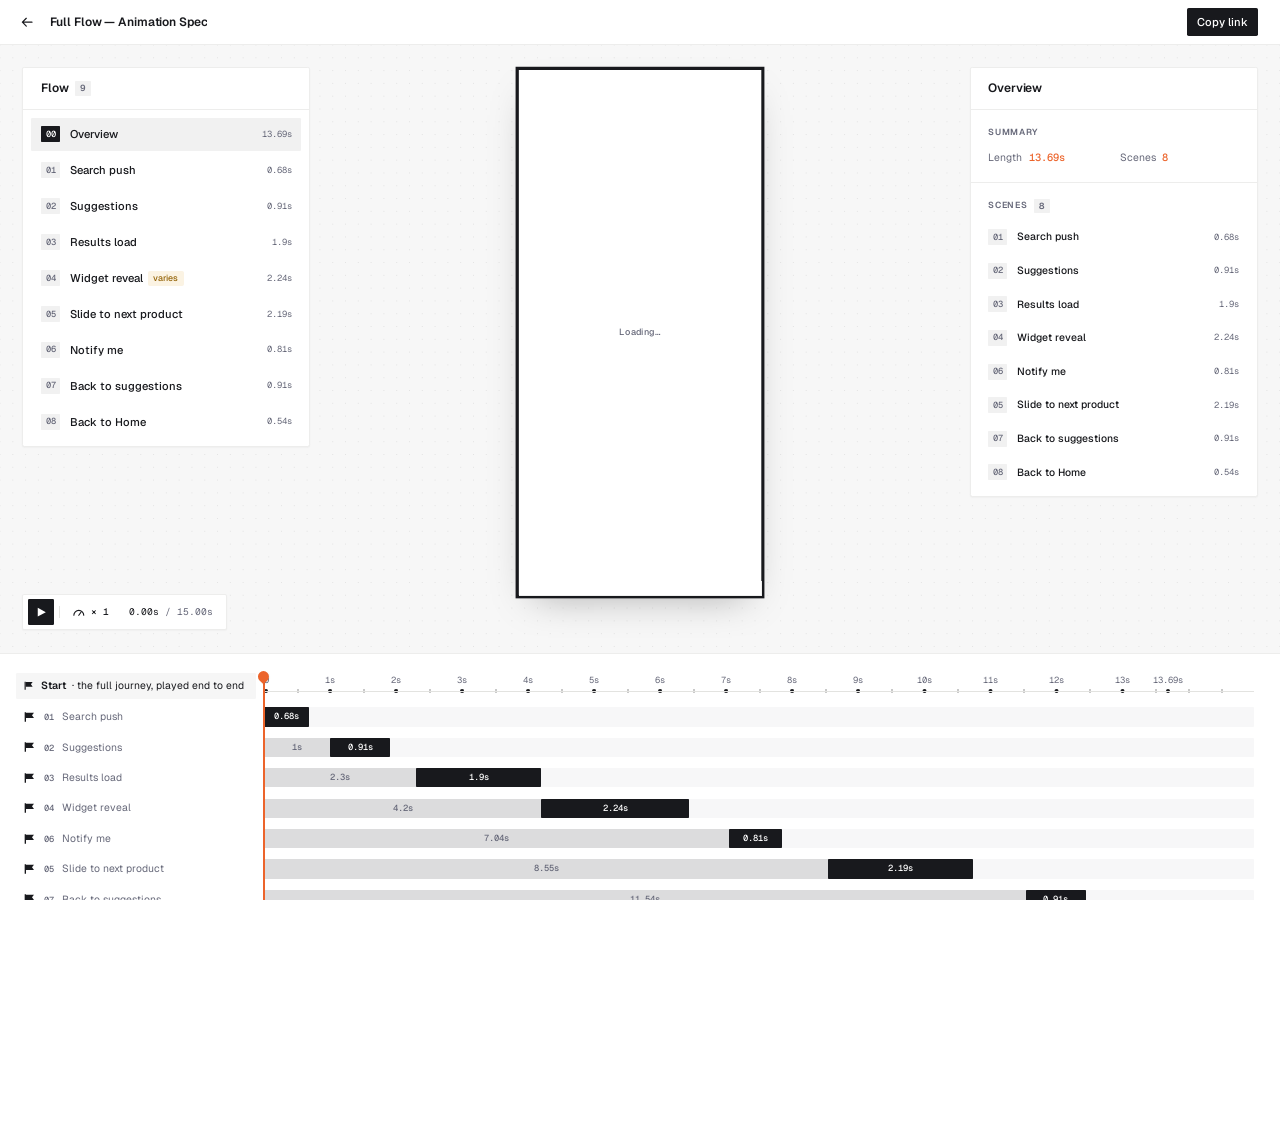
<file: spec/index.html>
<!doctype html>
<html lang="en">
<head>
<meta charset="utf-8" />
<meta name="viewport" content="width=device-width, initial-scale=1" />
<script>/* Fluid UI — one artboard. The layout is composed on a 1600 × 1040 board and the whole interface scales
   with the window to fit it: cards, phone, spacing, type and timeline all keep the same proportions on a
   13" laptop, a 17" screen or with the browser zoomed to 125–140% (zooming the browser shrinks the window
   in CSS pixels, so the board scales back to the same composition). Phone-width windows (< 720px) keep the
   stacked layout at 1×. --ui carries the factor for the few sizes worked out from 100vh. */
(() => { const R = document.documentElement;
  const fit = () => { const k = innerWidth < 720 ? 1 : Math.max(0.5, Math.min(1.6, innerWidth / 1600, innerHeight / 1040));
    R.style.zoom = k === 1 ? '' : k; R.style.setProperty('--ui', k); };
  fit(); addEventListener('resize', fit); })();</script>
<title>Full Flow Spec</title>
<link rel="preconnect" href="https://fonts.googleapis.com" />
<link rel="preconnect" href="https://fonts.gstatic.com" crossorigin />
<link href="https://fonts.googleapis.com/css2?family=Geist:wght@400..700&family=Geist+Mono:wght@400..600&display=swap" rel="stylesheet" />
<style>
/* Animation spec sheet for the whole noon flow — Home → Search → Results → iPhone widget → Notify → back.
   Same layout as a ProtoPie recording view: canvas (flow → layers tree · live preview · inspector · playback)
   over a timeline of property tracks — light bar = delay, dark bar = duration.
   The preview is the real prototype in an iframe; this page only drives it (it never edits it).

   Styled with Lightweight UI v0.2.0 (lightweight-ui-kit.vercel.app), the internal-tools kit:
   Geist / Geist Mono, ink on paper with ink washes for every hover and fill, colour only for
   meaning, corners that grow with the object (smoothed with corner-shape), soft shadows only on
   things that float, one ease-out curve. Light theme only. */
:root {
  /* ── kit colour ── */
  --bg: #ffffff;
  --card: #ffffff;
  --ink: #18191d;
  --on-ink: #ffffff;
  --muted: #666879;
  --line: #ededec;
  --line-strong: #e3e3e0;
  --line-control: #949494;
  --wash-1: color-mix(in oklab, var(--ink) 1.5%, transparent);
  --wash-2: color-mix(in oklab, var(--ink) 3%, transparent);
  --wash-3: color-mix(in oklab, var(--ink) 4%, transparent);
  --wash-4: color-mix(in oklab, var(--ink) 6%, transparent);
  --wash-5: color-mix(in oklab, var(--ink) 8%, transparent);
  --wash-6: color-mix(in oklab, var(--ink) 12%, transparent);
  --ink-hover: color-mix(in oklab, var(--ink) 88%, var(--bg));
  --draft: #96660b; --draft-bg: #fbf3e3;
  --accent: #ec642b;   /* the internal-tools orange — playhead, its trail, the record dot */
  --chart-1: #277fff;
  --fn: #7c5cff;     /* easing function names, as ProtoPie colours them */
  --live: #e5484d;   /* the value at the playhead */

  /* ── spec-sheet roles, mapped onto the kit ── */
  --canvas: color-mix(in oklab, #18191d 3%, #ffffff);
  --dot: color-mix(in oklab, var(--ink) 9%, transparent);
  --ink-2: var(--muted); --ink-3: var(--muted);          /* the kit has one secondary text colour */
  --row: var(--wash-2); --row-hover: var(--wash-4);
  --delay: var(--wash-6); --dur: var(--ink); --dur-ink: var(--on-ink);
  --head: var(--accent);

  /* ── kit radius (named by object) ── */
  --r-xs: 6px; --r-lg: 8px; --r-chip: 10px; --r-xl: 12px; --r-control: 14px; --r-2xl: 16px; --r-tile: 20px; --r-panel: 22px;
  --r-full: 999px;

  /* ── kit shadow ── */
  --sh-card: 0 1px 2px rgb(0 0 0 / .04);   /* floating cards: the hairline does the edge, the shadow only a whisper of lift */
  --sh-toast: 0 12px 32px -12px rgb(0 0 0 / .32);
  --sh-pill: 0 1px 2px rgb(0 0 0 / .06), 0 1px 1px rgb(0 0 0 / .04);
  --sh-device: 0 0 0 1px rgb(0 0 0 / .06), 0 1px 2px rgb(0 0 0 / .03), 0 24px 60px -24px rgb(0 0 0 / .35);

  /* ── kit motion ── */
  --ease-out: cubic-bezier(0.23, 1, 0.32, 1);
  --d-press: 160ms; --d-swap: 180ms; --d-popover: 150ms;

  /* ── kit type (named by job) ── */
  --sans: 'Geist', -apple-system, BlinkMacSystemFont, 'Segoe UI', Roboto, Helvetica, Arial, sans-serif;
  --mono: 'Geist Mono', ui-monospace, SFMono-Regular, Menlo, monospace;
  --t-micro: 11px; --t-caption: 12px; --t-label: 13px; --t-ui: 14px; --t-body: 15px; --t-title: 17px;

  /* ── layout ── */
  --gut: 28px; --card-w: 360px;
  --stage-pad: 52px;   /* extra room above and below the phone, so it sits smaller and calmer on the stage */
  --lab: 320px; --rowh: 24px; --rowgap: 14px;
  --tl-pt: 20px; --tl-pr: 32px; --tl-pb: 28px;

  color-scheme: light;
}

/* The kit's corners are drawn with superellipse(4). Safari and Firefox can't, and would draw the
   full radius as a circle, so there they shrink to the plain-rounding equivalent (×0.15). */
* { box-sizing: border-box; corner-shape: superellipse(4); }
@supports not (corner-shape: round) {
  :root { --r-xs: .9px; --r-lg: 1.2px; --r-chip: 1.5px; --r-xl: 1.8px; --r-control: 2.1px; --r-2xl: 2.4px; --r-tile: 3px; --r-panel: 3.3px; --r-full: 2.4px; }
}
html, body { margin: 0; }
body { background: var(--bg); color: var(--ink); font-family: var(--sans); font-size: var(--t-label); line-height: 1.5; -webkit-font-smoothing: antialiased; }
button { font: inherit; color: inherit; background: none; border: 0; padding: 0; cursor: pointer; }
a { color: inherit; }
:focus-visible { outline: 2px solid var(--ink); outline-offset: 2px; }
svg { flex: none; }
.num, .len, .tick, .bar, .ctrl__state, .insp dd { font-variant-numeric: tabular-nums; }

/* Press feedback, as the kit's u-press: pressables shrink to 97% while held. */
.top__back, .copy, .ctrl button, .insp__go, .flow li button, .anims button {
  transition: transform var(--d-press) var(--ease-out), background-color var(--d-press) var(--ease-out), color var(--d-press) var(--ease-out), box-shadow var(--d-press) var(--ease-out);
}
.top__back:active, .copy:active, .ctrl button:active, .insp__go:active { transform: scale(.97); }
/* wide rows dim instead: 3% of a full-width row moves its edges too far */
.flow li button:active, .anims button:active { opacity: .7; }

/* ── section head: 11px semibold caps, the kit's sidebar label ── */
.eyebrow, .grp b, .insp__eyebrow { margin: 0; font-size: var(--t-micro); font-weight: 600; letter-spacing: .08em; line-height: 1.5; text-transform: uppercase; color: var(--muted); }
/* a count chip clubbed to its section head (as in the A/B library's "Customer 16"): a wash, muted semibold figures */
.count { display: inline-grid; place-items: center; min-width: 20px; height: 18px; padding: 0 6px; border-radius: var(--r-xs); background: var(--wash-4); font-family: var(--sans); font-size: var(--t-micro); font-weight: 600; line-height: 1; color: var(--muted); letter-spacing: 0; text-transform: none; font-variant-numeric: tabular-nums; }

/* ── top bar ── */
.top { height: 56px; display: flex; align-items: center; gap: 12px; padding: 0 var(--gut) 0 18px; border-bottom: 1px solid var(--line); background: var(--bg); }
.top__back { width: 32px; height: 32px; display: grid; place-items: center; border-radius: var(--r-chip); text-decoration: none; flex: none; color: var(--ink); }
.top__back svg { width: 18px; height: 18px; }
.top__title { font-size: var(--t-body); font-weight: 600; letter-spacing: -0.01em; white-space: nowrap; overflow: hidden; text-overflow: ellipsis; min-width: 0; }
.top__sp { flex: 1; }

/* Primary button, md: ink fill, 14px medium, 14px corner. The one primary action on the page. */
.copy, .insp__go { height: 36px; padding: 0 14px; border-radius: var(--r-control); background: var(--ink); color: var(--on-ink); font-size: var(--t-ui); font-weight: 500; flex: none; display: inline-flex; align-items: center; gap: 6px; }
.copy { min-width: 88px; padding: 0 10px; justify-content: center; }   /* snug: 10px sides, wide enough for "✓ Copied" (68px) so the swap never resizes it */
.copy svg { width: 15px; height: 15px; }

/* ── canvas: the kit playground's dotted stage ── */
.canvas { position: relative; height: clamp(600px, 66vh, 760px); overflow: hidden;
  background-color: var(--canvas); background-image: radial-gradient(var(--dot) 1px, transparent 1px); background-size: 16px 16px; background-position: 8px 8px; }
/* Cards float over the stage: card surface, hairline edge, the kit's soft card shadow. */
.card { position: absolute; background: var(--card); border: 1px solid var(--line); border-radius: var(--r-tile); box-shadow: var(--sh-card); }

/* left column: Layers and Flow are one accordion — opening one collapses the other to its header */
.side { position: absolute; left: var(--gut); top: var(--gut); bottom: calc(var(--gut) + 46px + 16px); width: var(--card-w); z-index: 4; display: flex; flex-direction: column; gap: 16px; }
.side > .card { position: relative; }
.flow { flex: 0 1 auto; min-height: 0; display: flex; flex-direction: column; overflow: hidden; }   /* hugs its scenes; shrinks and scrolls when they don't fit */
.card__head { flex: none; height: 52px; display: flex; align-items: center; gap: 8px; padding: 0 22px; border-bottom: 1px solid var(--line); background: var(--card); }
.card__title { margin: 0; min-width: 0; font-size: var(--t-body); font-weight: 600; letter-spacing: -0.01em; line-height: 1.3; color: var(--ink); white-space: nowrap; overflow: hidden; text-overflow: ellipsis; }
.card__title small { margin-left: 6px; font-size: inherit; font-weight: 400; color: var(--muted); }
.card__title small::before { content: '· '; }
.card__head .tag { margin: 0; flex: none; }
.flow ol { list-style: none; margin: 0; padding: 10px; overflow: auto; display: flex; flex-direction: column; gap: 4px; }
/* still scrolls (wheel, trackpad, touch, keyboard), just without a visible bar */
.flow ol { scrollbar-width: none; }
.flow ol::-webkit-scrollbar { display: none; }
/* parent: a scene */
.flow ol > li > button { width: 100%; text-align: left; display: grid; grid-template-columns: 24px 1fr auto; gap: 2px 12px; align-items: center; padding: 10px 12px; border-radius: var(--r-chip); }
.flow ol > li > button[aria-pressed="true"] { background: var(--wash-4); }
/* scene number: the kit's count pill — micro mono on a wash; ink for the open scene */
.flow .n { align-self: center; width: 24px; height: 20px; display: grid; place-items: center; border-radius: var(--r-xs); background: var(--wash-4); font-family: var(--mono); font-size: var(--t-micro); font-weight: 500; color: var(--muted); }
.flow button[aria-current="true"] .n { background: var(--ink); color: var(--on-ink); }
.flow .nm { font-size: var(--t-ui); font-weight: 500; color: var(--ink); }
.flow .len { font-family: var(--mono); font-size: var(--t-micro); color: var(--muted); }
/* children: the layers that scene animates, on a guide line from the scene number */
.tree { position: relative; list-style: none; margin: 4px 0 8px; padding: 0 0 0 24px; display: flex; flex-direction: column; gap: 2px; }
.tree.is-new { animation: panelIn var(--d-swap) var(--ease-out); }
.tree::before { content: ''; position: absolute; left: 23.5px; top: 0; bottom: 16px; width: 1px; background: var(--line-strong); }
.tree button { position: relative; width: 100%; height: 34px; display: flex; align-items: center; gap: 8px; padding: 0 10px 0 14px; border-radius: var(--r-chip); text-align: left; font-size: var(--t-label); color: var(--muted); }
.tree button::before { content: ''; position: absolute; left: -0.5px; top: 50%; width: 8px; height: 1px; background: var(--line-strong); }
.tree button[aria-pressed="true"] { background: var(--wash-4); color: var(--ink); font-weight: 500; }
.tree button[data-cur] { color: var(--ink); font-weight: 500; }
.tree button[data-cur] .tree__ico { color: var(--accent); }
.tree__ico { width: 14px; height: 14px; flex: none; }
.tree__nm { flex: 1; min-width: 0; white-space: nowrap; overflow: hidden; text-overflow: ellipsis; }
.tree__n { font-family: var(--mono); font-size: var(--t-micro); font-weight: 400; color: var(--muted); }
@keyframes panelIn { from { opacity: 0; transform: translateY(4px); } }
/* badge: neutral by default; amber (the kit's draft tone) when the timing varies */
.tag { display: inline-flex; align-items: center; height: 18px; padding: 0 7px; border-radius: var(--r-full); background: var(--wash-4); color: var(--muted); font-family: var(--sans); font-size: var(--t-micro); font-weight: 500; line-height: 1; vertical-align: 1px; margin-left: 6px; letter-spacing: 0; text-transform: none; }
.tag--warm { background: var(--draft-bg); color: var(--draft); }


/* ── inspector: the kit playground's Props panel ── */
.insp { right: var(--gut); top: var(--gut); width: var(--card-w); max-height: calc(100% - var(--gut) * 2); padding: 0 22px 20px; overflow: auto; scrollbar-width: none; }   /* hugs its content, capped at the canvas */
/* the header stays put while the panel scrolls */
.insp > .card__head { position: sticky; top: 0; z-index: 1; margin: 0 -22px; }
.insp::-webkit-scrollbar { display: none; }
/* sections: Values · Timing · Easing, each under a caps head and a hairline */
.isec { margin: 20px -22px 0; padding: 20px 22px 0; border-top: 1px solid var(--line); }   /* hairline edge to edge, like the Flow head's */
.card__head + .isec { margin-top: 0; border-top: 0; }   /* the header's own hairline is the first divider */
.isec__h { margin: 0 0 14px; display: flex; align-items: center; gap: 8px; font-size: var(--t-micro); font-weight: 600; letter-spacing: .08em; line-height: 1.5; text-transform: uppercase; color: var(--muted); }
.isec__name { margin: 0 0 12px; display: flex; align-items: center; gap: 8px; font-size: var(--t-label); font-weight: 500; color: var(--ink); }
.isec__name .tag { margin: 0; }
/* label · value pairs, as in ProtoPie: the label muted, the value beside it in the accent */
.insp .kv { display: grid; grid-template-columns: 1fr 1fr; gap: 12px 16px; margin: 0; }
.insp .kv > div { display: flex; align-items: baseline; gap: 8px; min-width: 0; }
.insp .kv > .wide { grid-column: 1 / -1; }
.insp .kv dt { flex: none; font-size: var(--t-label); color: var(--muted); }
.insp .kv dd { margin: 0; min-width: 0; font-family: var(--mono); font-size: var(--t-label); font-weight: 500; color: var(--accent); word-break: break-word; font-variant-numeric: tabular-nums; }
.insp__plot { display: block; width: 100%; height: 104px; margin: 0 0 16px; padding: 6px 4px; border: 1px solid var(--line); border-radius: var(--r-xl); background: var(--wash-1); color: var(--accent); }   /* the curve in the accent */
.isec .insp__plot { margin: 0 0 14px; }
/* code block: the kit's — Geist Mono 12.5 on the faintest wash, hairline, 14×16 padding */
.insp__code { display: block; margin-top: 16px; padding: 14px 16px; border: 1px solid var(--line); border-radius: var(--r-xl); background: var(--wash-2); font-family: var(--mono); font-size: 12.5px; line-height: 1.625; color: color-mix(in oklab, var(--ink) 90%, transparent); word-break: break-all; }
.insp__go { margin-top: 20px; }
/* easing expression, as ProtoPie writes it: FUNCTION(Arg value) */
.x { font-family: var(--mono); font-size: var(--t-label); font-weight: 500; color: var(--fn); }
.x .x-n { color: var(--accent); }
.isec__h .tag { margin: 0; text-transform: none; letter-spacing: 0; }
/* "Current" follows the playhead — in red, as ProtoPie marks it */
.insp .kv dd .live { color: var(--live); }
/* the layer's "at 0.8s on the playhead" caption */
.insp__cap { margin: 12px 0 0; font-size: var(--t-caption); color: var(--muted); }
.anims { list-style: none; margin: -4px 0 -10px;   /* the rows' own 10px padding stands in for the panel's bottom space */ padding: 0; display: flex; flex-direction: column; gap: 2px; }
.anims button { width: calc(100% + 24px); margin: 0 -12px; display: grid; grid-template-columns: 16px 1fr auto; gap: 12px; align-items: center; padding: 10px 12px; border-radius: var(--r-chip); text-align: left; }
.anims svg { width: 15px; height: 15px; }
.anims .tree__ico { width: 14px; height: 14px; color: var(--muted); }
.anims .n { width: 24px; height: 20px; display: grid; place-items: center; border-radius: var(--r-xs); background: var(--wash-4); font-family: var(--mono); font-size: var(--t-micro); font-weight: 500; color: var(--muted); }
.anims button:has(.n) { grid-template-columns: 24px 1fr auto; }
.anims__main { display: flex; flex-direction: column; min-width: 0; }
.anims__main b { font-size: var(--t-label); font-weight: 500; }
.anims__main span { font-family: var(--mono); font-size: var(--t-micro); color: var(--muted); white-space: nowrap; overflow: hidden; text-overflow: ellipsis; }
.anims__t { font-family: var(--mono); font-size: var(--t-micro); line-height: 1.5; color: var(--muted); text-align: right; font-variant-numeric: tabular-nums; }

/* the phone's frame top-aligns with the floating cards (the frame is drawn ~4px outside the screen);
   the room it gives up at the top goes to the bottom, so the phone keeps its size */
.stage { position: absolute; left: 50%; top: calc(var(--gut) + 4px); bottom: calc(var(--stage-pad) * 2 - var(--gut) - 4px); transform: translateX(-50%); display: grid; place-items: start center; }
/* the device is rendered content, not chrome: it keeps its own square edge and white screen */
/* The device frame, as in the A/B library: a solid ink outline, its thickness a fraction of the
   screen's height (÷152, ≈5.3pt on 812) so it stays in proportion when the phone is scaled to fit. */
.phone { position: relative; width: var(--pw, 375px); height: var(--ph, 812px); transform-origin: 0 0; background: #fff; overflow: hidden;
  outline: calc(var(--ph, 812px) / 152) solid var(--ink); box-shadow: var(--sh-device); }
.phone iframe { position: absolute; left: 0; top: 0; width: var(--pw, 375px); height: var(--ph, 812px); border: 0; opacity: 0; pointer-events: none; }
.phone iframe.is-front { opacity: 1; pointer-events: auto; }
.phone__veil { position: absolute; inset: 0; display: grid; place-items: center; background: color-mix(in oklab, var(--bg) 92%, transparent); font-size: var(--t-ui); font-weight: 500; color: var(--muted); text-align: center; padding: 40px; transition: opacity 200ms var(--ease-out) 150ms; }
.phone__veil[hidden] { display: grid; opacity: 0; pointer-events: none; transition-delay: 0ms; }

/* playback: a floating toolbar, control-radius, ghost buttons with one ink play button */
.ctrl { position: absolute; left: var(--gut); bottom: var(--gut); height: 46px; display: flex; align-items: center; gap: 4px; padding: 6px; background: var(--card); border: 1px solid var(--line); border-radius: var(--r-2xl); box-shadow: var(--sh-card); z-index: 3; }
.ctrl button { height: 32px; min-width: 32px; padding: 0 10px; display: flex; align-items: center; justify-content: center; gap: 6px; border-radius: var(--r-chip); color: var(--ink); }
.ctrl #play { width: 32px; padding: 0; background: var(--ink); color: var(--on-ink); }
.ctrl #play svg { width: 12px; height: 13px; margin-left: 1px; }
.ctrl #speed svg { width: 17px; height: 14px; }
.ctrl i { width: 1px; height: 16px; margin: 0 2px; background: var(--line-strong); }
.ctrl__speed { font-family: var(--mono); font-size: var(--t-caption); font-weight: 500; }
.ctrl__state { padding: 0 10px 0 4px; font-family: var(--mono); font-size: var(--t-caption); color: var(--muted); white-space: nowrap; }
.ctrl__cur { display: inline-block; text-align: right; color: var(--ink); }

/* ── timeline ── */
.tlwrap { overflow-x: auto; border-top: 1px solid var(--line); background: var(--bg); }
.tl { position: relative; min-width: 940px; padding: 0 var(--tl-pr) var(--tl-pb) 0; }
.tl__ruler { position: sticky; top: 0; z-index: 2; display: grid; grid-template-columns: var(--lab) 1fr; align-items: center; height: calc(40px + var(--tl-pt)); padding-top: var(--tl-pt); background: var(--bg); }   /* pinned while the rows scroll; carries the top padding so it keeps its air when pinned */   /* pinned while the rows scroll */
.tl__start { height: 32px; margin-left: 20px; display: flex; align-items: center; gap: 8px; padding: 0 12px 0 10px; background: var(--wash-3); border-radius: var(--r-chip); font-size: var(--t-label); font-weight: 600; white-space: nowrap; overflow: hidden; min-width: 0; }
.tl__start svg { width: 13px; height: 12px; }
.tl__start small { font-size: var(--t-label); color: var(--ink); font-weight: 400; overflow: hidden; text-overflow: ellipsis; min-width: 0; }
.tl__scale { position: relative; height: 40px; margin-left: 10px; cursor: ew-resize; touch-action: none; }
.tl__scale::after { content: ''; position: absolute; left: 0; right: 0; top: 26px; height: 1px; background: var(--line-strong); }
.tick { position: absolute; top: 5px; font-family: var(--mono); font-size: var(--t-micro); color: var(--muted); transform: translateX(-50%); white-space: nowrap; }
.tick::after { content: ''; position: absolute; left: 50%; top: 18.5px; width: 5px; height: 5px; margin-left: -2.5px; border-radius: 50%; corner-shape: round; background: var(--ink); }
.tick--minor { color: transparent; }
.tick--minor::after { width: 1px; height: 4px; margin-left: 0; border-radius: 0; background: var(--line-control); top: 19.5px; }
.tick--zero { transform: none; }
.tick--zero::after { left: 0; margin-left: 0; }
.tl__rows { position: relative; }
.grp { display: grid; grid-template-columns: var(--lab) 1fr; height: 34px; align-items: end; padding-bottom: 4px; }
.grp b { padding-left: 30px; }
.grp span { position: relative; margin-left: 10px; padding-bottom: 1px; font-family: var(--mono); font-size: var(--t-micro); color: var(--muted); display: flex; align-items: center; gap: 8px; }
.grp span::after { content: ''; flex: 1; height: 1px; background: var(--line); }
.row { display: grid; grid-template-columns: var(--lab) 1fr; height: calc(var(--rowh) + var(--rowgap)); align-items: center; cursor: pointer; }
.row__lab { display: flex; align-items: center; gap: 10px; height: calc(var(--rowh) + 4px); margin-left: 20px; padding-left: 10px; border-radius: var(--r-lg); font-size: var(--t-label); white-space: nowrap; overflow: hidden; transition: background-color var(--d-press) var(--ease-out); }
.row__lab svg { width: 15px; height: 15px; color: var(--ink); }
.row__lab b { font-weight: 500; }
.row__lab span { color: var(--muted); overflow: hidden; text-overflow: ellipsis; }
.row__lab em { font-style: normal; font-family: var(--mono); font-size: var(--t-micro); color: var(--muted); }
.row__trk { position: relative; height: var(--rowh); margin-left: 10px; background: var(--row); border-radius: var(--r-lg); overflow: hidden; cursor: ew-resize; touch-action: none; transition: background-color var(--d-press) var(--ease-out); }
.row[aria-selected="true"] .row__lab { background: var(--wash-4); }
.row[aria-selected="true"] .row__lab b { font-weight: 600; }
.row[aria-selected="true"] .row__trk { box-shadow: inset 0 0 0 1.5px var(--ink); }
.row.is-dim { opacity: .3; }
.bar { position: absolute; top: 0; height: 100%; display: grid; place-items: center; overflow: hidden; font-family: var(--mono); font-size: var(--t-micro); font-weight: 500; white-space: nowrap; }
.bar--delay { background: var(--delay); color: var(--muted); }
.bar--dur { background: var(--dur); color: var(--dur-ink); border-radius: var(--r-xs); }
.bar--approx { background: repeating-linear-gradient(135deg, var(--dur) 0 6px, color-mix(in oklab, var(--dur) 72%, var(--bg)) 6px 12px); }
.bar--repeat { background: linear-gradient(90deg, var(--dur) 70%, color-mix(in oklab, var(--dur) 20%, transparent)); }
.bar--mark { width: 2px; margin-left: -1px; background: var(--dur); border-radius: 1px; }
.bar--scene { background: var(--ink); }
.bar span { padding: 0 6px; }
.after { position: absolute; top: 0; height: 100%; display: flex; align-items: center; padding-left: 8px; font-family: var(--mono); font-size: var(--t-micro); color: var(--muted); white-space: nowrap; pointer-events: none; }
/* playhead: the one orange on the page, used for "now" */
.head { position: absolute; top: 2px; bottom: 0; width: 0; pointer-events: none; z-index: 2; }
.head::before { content: ''; position: absolute; left: -0.75px; top: 10px; bottom: 0; width: 1.5px; background: var(--head); }
.head__pin { position: sticky; top: calc(var(--tl-pt) + 2px); height: 0; }   /* the pin + grip stay on the pinned ruler; the line runs on below */
.head__pin::before { content: ''; position: absolute; left: -3px; width: 6px; bottom: 0; height: calc(var(--tl-pt) + 8px); background: var(--bg); }   /* hides the line above the pin */
.head__pin::after { content: ''; position: absolute; left: -7px; top: 0; width: 14px; height: 14px; background: var(--head); border-radius: 50% 50% 50% 0; corner-shape: round; transform: rotate(-45deg); box-shadow: var(--sh-pill); }
.grip { position: absolute; left: -14px; top: -8px; width: 28px; height: 30px; pointer-events: auto; cursor: grab; border-radius: 50%; corner-shape: round; touch-action: none; }
.head__line { position: absolute; left: -7px; width: 14px; top: 20px; bottom: 0; pointer-events: auto; cursor: ew-resize; }
body.is-scrubbing, body.is-scrubbing * { cursor: grabbing !important; user-select: none; }
.lane { position: absolute; z-index: 3; top: var(--tl-pt); bottom: var(--tl-pb); left: calc(var(--lab) + 10px); right: var(--tl-pr); pointer-events: none; }
.foot { display: flex; flex-wrap: wrap; align-items: center; gap: 8px 20px; margin: 0; padding: 8px var(--tl-pr) 32px calc(var(--lab) + 10px); font-size: var(--t-caption); color: var(--muted); line-height: 1.6; }
.foot code { font-family: var(--mono); font-size: var(--t-caption); }
.legend { display: inline-flex; align-items: center; gap: 8px; }
.legend i { display: inline-block; width: 18px; height: 8px; border-radius: 2px; }

/* Toast, as the kit's: ink pill, 14px medium — top centre, inside the header band (its middle is empty).
   Arrives from the edge it lives on (12px drop + fade, 200ms), leaves shorter and softer (6px up, 120ms). */
.toast { position: fixed; left: 0; right: 0; top: calc(7px + env(safe-area-inset-top)); z-index: 80; width: fit-content; max-width: calc(100% - 32px); margin: 0 auto;
  display: flex; align-items: center; gap: 10px; padding: 10px 16px 10px 14px; border-radius: var(--r-control); background: var(--ink); color: var(--on-ink);
  font-size: var(--t-ui); font-weight: 500; line-height: 1.5; box-shadow: var(--sh-toast); cursor: default;
  transition: opacity 200ms var(--ease-out), transform 200ms var(--ease-out); }
.toast svg { width: 16px; height: 16px; flex: none; color: var(--on-ink); }
.toast.is-enter { opacity: 0; transform: translateY(-12px); }
.toast[data-closing] { opacity: 0; transform: translateY(-6px); transition-duration: 120ms; pointer-events: none; }

/* Hover lives in one place, behind a real pointer, so it never latches on touch. */
@media (hover: hover) and (pointer: fine) {
  .top__back:hover, .ctrl button:not(#play):hover { background: var(--wash-3); }
  .copy:hover, .insp__go:hover, .ctrl #play:hover { background: var(--ink-hover); }
  .flow li button[aria-pressed="false"]:hover, .anims button:hover { background: var(--wash-3); color: var(--ink); }
  .row:hover .row__lab { background: var(--wash-3); }
  .row:hover .row__trk { background: var(--row-hover); }
}
@media (prefers-reduced-motion: reduce) {
  *, *::before, *::after { animation-duration: 1ms !important; transition-duration: 80ms !important; }
}

/* App shell, desktop: the page is exactly one screen tall and never scrolls. The top bar and the
   canvas hold still; only the timeline below scrolls, inside its own box (as ProtoPie's does).
   The canvas gives the timeline at least 240px whenever the window allows. */
@media (min-width: 720px) {
  html, body { height: 100%; overflow: hidden; }
  body { display: flex; flex-direction: column; }
  .top { flex: none; }
  .canvas { flex: none; height: clamp(440px, calc(100vh / var(--ui, 1) - 56px - 240px), 760px); }   /* 100vh ÷ zoom = the window's height in the page's own units */
  .tlwrap { flex: 1 1 auto; min-height: 0; overflow: auto; overscroll-behavior: contain; scrollbar-width: none; }
  .tlwrap::-webkit-scrollbar { display: none; }
}
@media (max-width: 719px) {
  :root { --lab: 220px; --gut: 16px; --stage-pad: 16px; }
  .canvas { height: auto; padding: 16px; display: flex; flex-direction: column; gap: 12px; }
  .card, .stage, .ctrl, .side { position: static; transform: none; width: auto; }
  .side { flex: none; }
  .flow { max-height: 340px; }
  .stage { order: 2; height: 520px; }
  .ctrl { order: 3; align-self: flex-start; }
  .insp { order: 4; }
  .row__lab { gap: 8px; }
  .foot { padding-left: 16px; }
}
@media (max-width: 560px) { .copy { display: none; } .top { gap: 8px; } }
</style>
</head>
<body>
<header class="top">
  <a class="top__back" id="back" href="/" aria-label="Back to the prototype"><svg width="24" height="24" viewBox="0 0 24 24" fill="none"><path d="M20 12H4m0 0 6.5-6.5M4 12l6.5 6.5" stroke="currentColor" stroke-width="2" stroke-linecap="round" stroke-linejoin="round"/></svg></a>
  <div class="top__title" id="title">Full Flow — Animation Spec</div>
  <div class="top__sp"></div>
  <button class="copy" id="copy">Copy link</button>
</header>

<section class="canvas" id="canvas">
  <div class="side" id="side">
  <nav class="card flow" aria-label="Flow scenes"><div class="card__head"><h3 class="card__title">Flow</h3><span class="count" id="flowCount"></span></div><ol id="flow"></ol></nav>
  </div>
  <div class="stage" id="stage">
    <div class="phone" id="phone">
      <div class="phone__veil" id="veil" role="status">Loading…</div>
    </div>
  </div>
  <aside class="card insp" id="insp" aria-live="polite"></aside>
  <div class="ctrl">
    <button id="play" aria-label="Play"><svg id="playIco" width="16" height="18" viewBox="0 0 16 18"><path d="M1 1.5v15L15 9z" fill="currentColor"/></svg></button>
    <i></i>
    <button id="speed" class="ctrl__speed" aria-label="Playback speed"><svg width="22" height="18" viewBox="0 0 22 18" fill="none"><path d="M3 15a8 8 0 1 1 16 0" stroke="currentColor" stroke-width="1.8" stroke-linecap="round"/><path d="m11 15 3.5-5" stroke="currentColor" stroke-width="1.8" stroke-linecap="round"/></svg><span id="speedLbl">× 1</span></button>
    <span class="ctrl__state" id="state"><span class="ctrl__cur" id="stateCur"></span> / <span id="stateEnd"></span></span>
  </div>
</section>

<div class="tlwrap">
  <div class="tl" id="tl">
    <div class="tl__ruler">
      <div class="tl__start"><svg width="18" height="16" viewBox="0 0 18 16"><path d="M2 1v14" stroke="currentColor" stroke-width="2"/><path d="M3 1.5h12l-3 4 3 4H3z" fill="currentColor"/></svg>Start <small id="trigger"></small></div>
      <div class="tl__scale" id="scale"></div>
    </div>
    <div class="tl__rows" id="rows"></div>
    <div class="lane" id="lane"><div class="head" id="head"><div class="head__pin"><button class="grip" id="grip" aria-label="Playhead — drag to scrub, arrow keys step a frame"></button></div><i class="head__line" id="headLine" aria-hidden="true"></i></div></div>
  </div>
  <p class="foot">
    <span class="legend"><i style="background:var(--delay)"></i>delay</span>
    <span class="legend"><i style="background:var(--dur)"></i>duration</span>
    <span class="legend"><i class="bar--approx" style="position:static"></i><span id="legendApprox">timing varies at runtime (≈)</span></span>
    <span class="legend"><i class="bar--repeat" style="position:static"></i>repeats</span>
    <span class="legend"><i style="width:2px;height:12px;background:var(--dur);border-radius:1px"></i>haptic pulse</span>
  </p>
</div>

<div class="toasts" id="toasts" role="status" aria-live="polite" aria-atomic="true"></div>

<script>
/* ═══ SpecKit — generic helpers shared by every spec sheet (do not edit per project) ═══
   Row helpers: S(spring key, {x0, v0}) · C(curve key) · H(haptic kind, layer, selector, ms | [ms…], note)
   Maths: springFn(ω, ζ, x0, v0) → { d(t), v(t) } (t in s) · firstT(f, test) → first ms where test(d, v)
   Layout: rowEnd(row) / sceneEnd(rows) in ms.                                                     */
window.SpecKit = (() => {
  const springFn = (w, z, x0, v0 = 0) => { const wd = w * Math.sqrt(1 - z * z), a = z * w;
    return { d: (t) => Math.exp(-a * t) * (x0 * Math.cos(wd * t) + ((v0 + a * x0) / wd) * Math.sin(wd * t)),
             v: (t) => Math.exp(-a * t) * (v0 * Math.cos(wd * t) - ((a * v0 + w * w * x0) / wd) * Math.sin(wd * t)) }; };
  const firstT = (f, test, max = 4) => { for (let t = 0; t < max; t += 0.001) if (test(f.d(t), f.v(t))) return t * 1000; return max * 1000; };
  const S = (k, extra = {}) => ({ kind: 'spring', k, ...extra });
  const C = (k) => ({ kind: 'curve', k });
  // haptics (app.js Haptics): iOS generator + style, Android vibrate, iOS-Safari fallback
  const HAP = {
    tap:     { name: 'tap',     gen: 'UIImpactFeedbackGenerator', style: 'light', vibe: '8ms', call: 'Haptics.tap()' },
    tick:    { name: 'tick',    gen: 'UISelectionFeedbackGenerator', style: 'selection', vibe: '4ms', call: 'Haptics.tick()' },
    snap:    { name: 'snap',    gen: 'UIImpactFeedbackGenerator', style: 'medium', intensity: 0.8, vibe: '12ms', call: 'Haptics.snap()' },
    edge:    { name: 'edge',    gen: 'UIImpactFeedbackGenerator', style: 'rigid', intensity: 0.6, vibe: '10ms', call: 'Haptics.edge()' },
    success: { name: 'success', gen: 'UINotificationFeedbackGenerator', style: 'success', vibe: '[10, 40, 16]', call: 'Haptics.success()' },
  };
  const H = (k, layer, sel, at, note, extra = {}) => ({ icon: 'haptic', prop: 'Haptic', layer, sel, delay: Array.isArray(at) ? (at[0] || 0) : at, dur: 10, from: '—', to: '—',
    ease: { kind: 'haptic', ...HAP[k] }, marks: Array.isArray(at) ? at : [at], note, ...extra });
  const rowEnd = (r) => r.delay + (r.stagger ? (r.stagger.n - 1) * r.stagger.step : 0) + (r.marks ? Math.max(...r.marks) - r.delay : 0) + r.dur;
  const sceneEnd = (rows) => Math.max(...rows.filter((r) => !r.grp && !r.repeat).map(rowEnd));
  // a PP-style sampled spring's length for a travel of |d| (settles to 0.02 of a unit)
  const sampleLen = (spr, d) => 1000 * Math.max(0.2, Math.log(Math.max(Math.abs(d), 0.02) / 0.02) / (spr.z * spr.w) + 0.05);
  const wait = (ms) => new Promise((r) => setTimeout(r, ms));   // real time (for history / tasks to land)
  return { springFn, firstT, S, C, H, HAP, rowEnd, sceneEnd, sampleLen, wait };
})();
</script>

<script id="spec-config">
/* ═══ PROJECT CONFIG — everything specific to this prototype lives here ═══════════
   The engine below never changes between projects: it reads window.SPEC only.
   title · device {w, h, label} · paths {iteration: url} · iterations {iteration: label}
   springs {key: {name, w, z, src}} · curves {key: {name, fn: 'linear(…)'}}
   scenes [{id, name, trig, summary?, varies?, overview?, rows(v) → rows}] · overview(v) → {rows, beats}
   states {name: async (doc, win, eng) => …} · prep {sceneId: stateName|null} · fire {sceneId: (doc, win) => …} */
window.SPEC = (() => {
  const { springFn, firstT, S, C, H, rowEnd, sceneEnd, wait: realWait } = SpecKit;
  const PATHS = { 1: '/', 2: '/v2/', 3: '/v3/' };
  const SPR = {
    pp:    { name: 'Handoff spring', w: 16.75, z: 0.81, src: 'PP — ProtoPie handoff r/8e30fe8e' },
    title: { name: 'Heading spring', w: 11.5,  z: 0.6,  src: 'LINE — fitted to ref_widget.mp4' },
    glide: { name: 'FTUX glide spring', w: 10.5, z: 0.92, src: 'FTUX' },
    snap:  { name: 'Snap spring', w: 12, z: 0.92, src: 'SNAP' },
    sel:   { name: 'Selection spring', w: 13, z: 0.8, src: 'SEL' },
    pop:   { name: 'Pop spring', w: 15, z: 0.7, src: 'pill pop / press' },
    morph: { name: 'Morph spring', w: 14, z: 0.86, src: 'pill morph · DONE' },
    check: { name: 'Check pop spring', w: 16, z: 0.6, src: 'notifyMe · check' },
  };
  const CURVE = {
    out:    { name: 'Ease-out (handoff)', fn: 'linear(0, 0.2363, 0.3453, 0.4424, 0.5291, 0.607, 0.6754, 0.7351, 0.7873, 0.8322, 0.8702, 0.9019, 0.9278, 0.9489, 0.9654, 0.9779, 0.9871, 0.9933, 0.9971, 0.9991, 1)' },
    io:     { name: 'Ease-in-out (handoff)', fn: 'linear(0, 0.009, 0.0207, 0.0384, 0.0644, 0.1004, 0.1507, 0.2205, 0.3141, 0.4332, 0.5641, 0.6834, 0.7786, 0.8477, 0.8976, 0.9344, 0.9605, 0.9789, 0.9908, 0.9976, 1)' },
    reveal: { name: 'Reveal fade (recorded)', fn: 'linear(0, 0.1202, 0.2309, 0.3305, 0.4218, 0.5033, 0.5773, 0.6428, 0.7018, 0.7532, 0.7988, 0.838, 0.8722, 0.9008, 0.9252, 0.945, 0.9612, 0.9737, 0.9834, 0.9902, 0.995, 0.9978, 0.9994, 0.9999, 1)' },
    title:  { name: 'Heading fade (recorded)', fn: 'linear(0, 0.12 11.5%, 0.25 22.4%, 0.4 33.6%, 0.55 44.4%, 0.69 55.3%, 0.81 66.4%, 0.91 77.2%, 0.97 88.2%, 1)' },
    lin:    { name: 'Linear', fn: 'linear(0, 1)' },
  };
  const ppLen = (d) => 1000 * Math.max(0.2, Math.log(Math.max(Math.abs(d), 0.02) / 0.02) / (SPR.pp.z * SPR.pp.w) + 0.05);   // PP.spring sample length
  const titleLen = 1000 * Math.log(14 / 0.02) / (SPR.title.z * SPR.title.w);
  // page push: progress spring released from rest; settles when |x| < 0.0004 and |v| < 0.02
  const pushLen = firstT(springFn(SPR.pp.w, SPR.pp.z, -1, 0), (d, v) => Math.abs(d) < 0.0004 && Math.abs(v) < 0.02);
  // FTUX glide: −288px → 0
  const gF = springFn(SPR.glide.w, SPR.glide.z, -288, 0);
  const glide = { sel: firstT(gF, (d, v) => Math.abs(d) < 4 && Math.abs(v) < 80), land: firstT(gF, (d, v) => Math.abs(d) < 0.5 && Math.abs(v) < 15) };
  // one-product snap from rest (tap / arrow key): +144px → 0 on the snap spring, sampled per 60fps frame for the haptics + wave
  const slide = (() => {
    const f = springFn(SPR.snap.w, SPR.snap.z, 144, 0);
    const sel = firstT(f, (d, v) => Math.abs(d) < 4 && Math.abs(v) < 80), land = firstT(f, (d, v) => Math.abs(d) < 0.5 && Math.abs(v) < 15);
    const snapAt = firstT(f, (d) => d < 72);
    let lastTick = 0, lastMove = 0, prev = 144;
    let hTick = -1e9, hAny = -1e9, hTicks = [], hSnap = null, pend = null, snapped = false;
    for (let k = 1; k * (1000 / 60) < land + 200; k++) {
      const t = k / 60, d = f.d(t), ti = Math.round((144 - d) / 8), ms = t * 1000;
      if (pend != null && pend <= ms) { hSnap = pend; hAny = pend; pend = null; }   // the deferred snap fires between frames
      const snapFrame = !snapped && d < 72;
      if (ti !== lastTick) {
        lastTick = ti;
        if (!snapFrame && ms - hTick >= 40) { hTick = ms; if (ms - hAny >= 40) { hTicks.push(ms); hAny = ms; } }
      }
      if (snapFrame) { snapped = true; if (ms - hAny >= 40) { hSnap = ms; hAny = ms; } else pend = hAny + 41; }
      if (Math.abs(prev - d) * 60 > 20) lastMove = ms; prev = d;
    }
    const waveEnd = lastMove + 50 + 100;
    return { sel, land, snapAt, waveEnd, hTicks, hSnap: hSnap ?? snapAt };
  })();


  /* ═══ scenes ═════════════════════════════════════════════════════════════ */
  function revealRows(v) {
    const T0 = 50, rows = [];
    const add = (r) => rows.push(r);
    add({ grp: 'Reveal', at: T0, note: 'Fires 50ms after the PLP settles.' });
    add({ icon: 'size', prop: 'Height', layer: 'Widget Container', sel: '#roster', delay: T0, dur: ppLen(286), from: '0px', to: '286px', ease: S('pp'),
      note: 'The widget box grows open; the product grid below rides down on its edge.' });
    if (v === 1) {
      add({ icon: 'move', prop: 'Move Y', layer: 'Widget Content', sel: '#rosterIn', delay: T0, dur: ppLen(71.5), from: '−71.5px', to: '0px', ease: S('pp'),
        note: 'Parallax: the content behind the opening edge travels a quarter of the grid’s distance (286 × 0.25).' });
      add({ icon: 'move', prop: 'Move Y', layer: 'Title', sel: '.roster__title', delay: T0, dur: titleLen, from: '14px', to: '0px', ease: S('title', { x0: 14, v0: -85 }),
        note: 'Launched upward at 85px/s, overshoots ~1.6px above its line and eases back.' });
      add({ icon: 'opacity', prop: 'Opacity', layer: 'Title', sel: '.roster__title', delay: T0 + 20, dur: 152, from: '0', to: '1', ease: C('title') });
      add({ icon: 'opacity', prop: 'Opacity', layer: 'Slider Card', sel: '#rosterRail', delay: T0 + 25, dur: 276, from: '0', to: '1', ease: C('out') });
    } else {
      const two = v === 2;
      add({ icon: 'scale', prop: 'Scale', layer: 'Slider Card', sel: '#rosterRail', delay: T0, dur: ppLen(1), from: '90%', to: '100%', ease: S('pp'),
        note: `Scale and Move Y share one spring progress, so they overshoot together (1.3% → 100.13%). Source: ProtoPie recording ${two ? 'r/0e6f5901' : 'r/be662fe6'}.` });
      add({ icon: 'move', prop: 'Move Y', layer: 'Slider Card', sel: '#rosterRail', delay: T0, dur: ppLen(1), from: two ? '20px' : '−30px', to: '0px', ease: S('pp'),
        note: two ? 'The card rises 20px into place.' : 'The card drops in from 30px above.' });
      add({ icon: 'opacity', prop: 'Opacity', layer: 'Slider Card', sel: '#rosterRail', delay: T0 + 17, dur: 300, from: '0', to: '1', ease: C('reveal') });
      add({ icon: 'move', prop: 'Move Y', layer: 'Title', sel: '.roster__title', delay: T0 + (two ? 33 : 41), dur: ppLen(two ? 10 : 6), from: two ? '10px' : '6px', to: '0px', ease: S('pp') });
      add({ icon: 'opacity', prop: 'Opacity', layer: 'Title', sel: '.roster__title', delay: T0 + (two ? 50 : 58), dur: 300, from: '0', to: '1', ease: C('reveal') });
    }
    const G = T0 + 700, P = G + glide.land + 60;
    add({ grp: 'First-time hint', at: G, note: '700ms after the reveal starts the rail glides back two products to the iPhone Duo.' });
    add({ icon: 'move', prop: 'Move X', layer: 'Slider Rail', sel: '#rosterRail', delay: G, dur: glide.land, from: '−288px', to: '0px', ease: S('glide', { x0: -288 }),
      note: 'Rests on iPhone 17 (two products in, 2 × 144px pitch) and glides back to the Duo — silent, no bounce. Frame-driven; “landed” = within 0.5px and under 15px/s.' });
    add({ icon: 'scale', prop: 'Scale', layer: 'Selection Circle', sel: '.roster__sel', delay: G, dur: 240, from: '100%', to: '94%', ease: C('io'), note: 'Eases down 6% the moment the rail moves.' });
    add({ icon: 'scale', prop: 'Scale', layer: 'Selected Dot', sel: '.roster__dot', delay: G, dur: 160, from: '100%', to: '0%', ease: C('io'), note: 'The pink dot under the red line hides while the rail moves.' });
    add({ icon: 'scale', prop: 'Scale', layer: 'Selection Circle', sel: '.roster__sel', delay: G + glide.sel, dur: 800, from: '94%', to: '100%', ease: S('sel'),
      note: 'Starts growing back as the rail arrives (within 4px and under 80px/s).' });
    add({ icon: 'scale', prop: 'Scale', layer: 'Selected Dot', sel: '.roster__dot', delay: P + 165, dur: ppLen(1), from: '0%', to: '100%', ease: S('pp'), approx: true,
      note: 'Pops back 90ms after the ruler wave has settled, so its start varies slightly (measured ≈ +165ms after the pill).' });
    add({ grp: 'Notify pill', at: P, note: 'Springs up 60ms after the rail lands on the Duo.' });
    add({ icon: 'opacity', prop: 'Opacity', layer: 'Notify Pill', sel: '.rp__notify', delay: P, dur: 183, from: '0', to: '1', ease: C('out') });
    add({ icon: 'scale', prop: 'Scale', layer: 'Notify Pill', sel: '.rp__notify', delay: P, dur: 700, from: '0%', to: '100%', ease: S('pop'), note: 'Pops in as a 30px circle holding the bell.' });
    add({ icon: 'size', prop: 'Width', layer: 'Notify Pill', sel: '.rp__notify', delay: P + 200, dur: 620, from: '30px', to: '97px', ease: S('morph'),
      note: 'The circle widens into the 97×30 pill about its centre (left 37.5 → 4px).' });
    add({ icon: 'move', prop: 'Move X', layer: 'Bell', sel: '.rp__notify > img', delay: P + 200, dur: 620, from: '−63px', to: '0px', ease: S('morph'), note: 'Glides from the circle’s centre to its place at the right end.' });
    add({ icon: 'opacity', prop: 'Opacity · Blur', layer: '“Notify me”', sel: '.rp__cta', delay: P + 285, dur: 240, from: '0 · 3px', to: '1 · 0px', ease: C('out'),
      note: 'Uncovered in place by the widening edges (translateX −33.5 → 0 keeps it still) and fades up out of a slight blur.' });
    return rows;
  }
  const OFF = (5 - 1) * 25 + 150 + 10;           // results: rows finish leaving (+10ms) before the page arrives
  const SETTLED = OFF + 680 + 7 * 60 + 353 + 189; // last card skeleton gone = PLP settled
  const cardsIn = (at, grp) => [
    { icon: 'move', prop: 'Move Y', layer: 'Product Cards', sel: '.pcard', delay: at, dur: ppLen(16), from: '16px', to: '0px', ease: S('pp'), stagger: { n: 8, step: 60, order: 'grid order' }, note: 'Each card rises 16px into place, 60ms apart.' },
    { icon: 'opacity', prop: 'Opacity', layer: 'Product Cards', sel: '.pcard', delay: at, dur: 183, from: '0', to: '1', ease: C('out'), stagger: { n: 8, step: 60, order: 'grid order' } },
    { icon: 'opacity', prop: 'Opacity', layer: 'Card Skeletons', sel: '.pslot > .skel', delay: at + 353, dur: 189, from: '1', to: '0', ease: C('io'), stagger: { n: 8, step: 60, order: 'grid order' }, note: 'Each card’s skeleton fades out 353ms after its card starts.' },
  ];
  const SCENES = [
    { id: 0, name: 'Overview', trig: 'the full journey, played end to end', summary: 'Home → Search → Results → widget → Notify → slide → back', overview: true },
    { id: 1, name: 'Search push', trig: 'Tap the search bar', rows: () => [
      H('tap', 'Search Bar', '#searchEntry', 0, 'A light tap the moment the search bar is pressed.'),
      { icon: 'move', prop: 'Move X', layer: 'Search Page', sel: '#search', delay: 0, dur: pushLen, from: '375px', to: '0px', ease: S('pp', { x0: -1 }), driver: 'frame',
        note: 'Slides in from the right on the handoff spring, released on touch-up. Interruptible: an edge swipe from the left 24px hands its velocity to the same spring (projected 180ms ahead to choose pop vs stay). The keyboard is raised in the same tap.' },
      { icon: 'move', prop: 'Move X', layer: 'Home Page', sel: '#home', delay: 0, dur: pushLen, from: '0px', to: '−196.3px', ease: S('pp', { x0: -1 }), driver: 'frame',
        note: 'Parallax under the push: 200/382 of the screen width (375 → 196.3px). Home is not dimmed.' },
      { icon: 'move', prop: 'Move Y', layer: 'Trending', sel: '.srch__art', delay: 124, dur: ppLen(20), from: '20px', to: '0px', ease: S('pp'), note: 'Trending searches + banners rise in on their own beat, 124ms after touch-up.' },
      { icon: 'opacity', prop: 'Opacity', layer: 'Trending', sel: '.srch__art', delay: 124, dur: 183, from: '0', to: '1', ease: C('out') },
    ] },
    { id: 2, name: 'Suggestions', trig: 'Query becomes “iphone”', rows: () => [
      { icon: 'move', prop: 'Move Y', layer: 'Trending', sel: '.srch__art', delay: 0, dur: ppLen(20), from: '0px', to: '20px', ease: S('pp'), note: 'On the first keystroke the trending block drops 20px away.' },
      { icon: 'opacity', prop: 'Opacity', layer: 'Trending', sel: '.srch__art', delay: 0, dur: 189, from: '1', to: '0', ease: C('io') },
      { icon: 'move', prop: 'Move Y', layer: 'Suggestion Rows', sel: '.sug', delay: 110, dur: ppLen(20), from: '−20px', to: '0px', ease: S('pp'), stagger: { n: 5, step: 60, order: 'top → bottom' },
        note: '110ms after the query matches, the five rows fall 20px into place, top to bottom. If the query stops matching they leave bottom → top, 40ms apart, lifting 20px (S-curve fade).' },
      { icon: 'opacity', prop: 'Opacity', layer: 'Suggestion Rows', sel: '.sug', delay: 110, dur: 183, from: '0', to: '1', ease: C('out'), stagger: { n: 5, step: 60, order: 'top → bottom' } },
    ] },
    { id: 3, name: 'Results load', trig: 'Tap a suggestion', rows: () => [
      H('tap', 'Suggestion Row', '.sug', 0, 'A light tap on press of the suggestion.'),
      { grp: 'Suggestions leave', at: 0 },
      { icon: 'move', prop: 'Move Y', layer: 'Suggestion Rows', sel: '.sug', delay: 0, dur: 150, from: '0px', to: '−12px', ease: C('io'), stagger: { n: 5, step: 25, order: 'bottom → top' }, note: 'A quicker exit than backspacing, so it can finish before the page arrives.' },
      { icon: 'opacity', prop: 'Opacity', layer: 'Suggestion Rows', sel: '.sug', delay: 0, dur: 130, from: '1', to: '0', ease: C('io'), stagger: { n: 5, step: 25, order: 'bottom → top' } },
      { grp: 'Results page', at: OFF, note: 'Starts 10ms after the last row is gone.' },
      { icon: 'opacity', prop: 'Opacity', layer: 'Results Page', sel: '#plp', delay: OFF, dur: 300, from: '0', to: '1', ease: C('io'), note: 'The skeleton page fades in over the search page; the search bar never moves.' },
      { icon: 'move', prop: 'Move X', layer: 'Shimmer Band', sel: '.pslot > .skel', delay: OFF + 120, dur: 1867, from: '−200px', to: '640px', ease: C('lin'), repeat: true,
        note: 'One 195px light band leaning 17°, sweeping 450px/s across every skeleton, repeating every 1.867s until the content lands.' },
      { icon: 'move', prop: 'Move Y', layer: 'Bottom Nav', sel: '#plpNav', delay: OFF + 224, dur: ppLen(88), from: '88px', to: '0px', ease: S('pp') },
      { icon: 'move', prop: 'Move Y', layer: 'Filter Chips', sel: '.chip', delay: OFF + 480, dur: ppLen(20), from: '−20px', to: '0px', ease: S('pp'), stagger: { n: 5, step: 60, order: 'left → right' } },
      { icon: 'opacity', prop: 'Opacity', layer: 'Filter Chips', sel: '.chip', delay: OFF + 480, dur: 189, from: '0', to: '1', ease: C('io'), stagger: { n: 5, step: 60, order: 'left → right' } },
      { icon: 'opacity', prop: 'Opacity', layer: 'Chip Skeletons', sel: '.skel--chip', delay: OFF + 480, dur: 189, from: '1', to: '0', ease: C('io'), stagger: { n: 5, step: 60, order: 'left → right' } },
      ...cardsIn(OFF + 680),
      { grp: `PLP settled @ ${SETTLED}ms → scene 4`, at: SETTLED },
    ] },
    { id: 4, name: 'Widget reveal', trig: 'PLP settled (the last card has landed)', varies: true, rows: (v) => revealRows(v) },
    { id: 5, name: 'Slide to next product', trig: 'Tap the next product / → key (from rest)', rows: () => [
      { icon: 'move', prop: 'Move X', layer: 'Slider Rail', sel: '#rosterRail', delay: 0, dur: slide.land, from: '0px', to: '−144px', ease: S('snap', { x0: 144 }), driver: 'frame',
        note: 'Snaps one product (144px pitch) on a soft spring. A swipe carries the finger’s velocity, capped so a hard flick glides in: toward the slot ≤ 1.2·ω·distance, away ≤ 600px/s. Bounded to 10 products with a rubber band past either end.' },
      { icon: 'scale', prop: 'Scale', layer: 'Products', sel: '.rp', delay: 0, dur: slide.land, from: '100%', to: '90%', ease: { kind: 'custom', label: 'Bound to rail', tag: 'smoothstep', info: [['Unselected', '90%'], ['Origin', 'top of the name row']],
          code: 'scale = 1 − 0.1 · smoothstep(min(1, |slot − x| / 144))',
          plot: { span: slide.land / 1000, f: (() => { const f = springFn(SPR.snap.w, SPR.snap.z, 144, 0); return (t) => { const u = Math.min(1, (144 - f.d(t)) / 144); return u * u * (3 - 2 * u); }; })() } },
        note: 'Bound to the rail position: unselected products sit at 90%; scale = 1 − 0.1·smoothstep(|offset| / 144), so it rests near the slot and near the others.' },
      { icon: 'scale', prop: 'Scale', layer: 'Selection Circle', sel: '.roster__sel', delay: 0, dur: 240, from: '100%', to: '94%', ease: C('io') },
      { icon: 'scale', prop: 'Scale', layer: 'Selected Dot', sel: '.roster__dot', delay: 0, dur: 160, from: '100%', to: '0%', ease: C('io') },
      { icon: 'scale', prop: 'Scale Y · Tint', layer: 'Ruler Wave', sel: '.roster__ruler', delay: 0, dur: slide.waveEnd, from: '×1', to: '×1.43', ease: { kind: 'custom', label: 'Envelope', tag: 'Ruler wave',
          info: [['Peak', '×1.43 · σ 17.5px'], ['Attack', '20ms'], ['Hold', '50ms after &lt; 20px/s'], ['Decay', '100ms · (1 − u)^1.6'], ['Tint', 'max 0.92 · σ 12px (+14 trailing)']],
          code: 'WAVE { A: 0.43, SIGMA: 17.5, ATTACK: 0.02, HOLD: 50, DECAY: 100, V_MIN: 20 } · TINT { MAX: 0.92, SIGMA: 12, TRAIL: 14, LEAD: 3 }',
          plot: { span: slide.waveEnd / 1000, f: (() => { const stop = (slide.waveEnd - 150) / 1000; return (t) => (t < stop + 0.05 ? 1 - Math.exp(-t / 0.02) : (1 - Math.min(1, (t - stop - 0.05) / 0.1)) ** 1.6); })() } },
        note: 'While the rail moves, each tick grows by a bell curve of its distance from the red line (×1.43 beside it, σ 17.5px) and takes on the line’s colour, smeared toward the side it travels to; the red line reaches up by the same amount.' },
      H('tick', 'Ruler Ticks', '.roster__ruler', slide.hTicks, 'A selection tick each time a ruler tick crosses the red line while the rail is dragged or coasting — the picker-wheel feel — at least 40ms apart. None in the frame a product lands (that one is the snap) and none past either end. Pulling past the first or last product plays one rigid bump instead (rigid @0.6).'),
      H('snap', 'Snap', '.rp.is-sel', slide.hSnap, 'A firmer tap as the new product takes the slot. Inside 40ms of a tick it waits just past the gap, so the two never blur into one bump.'),
      H('tap', 'Product (on tap)', '.rp', 0, 'Tapping a product plays a light tap on release (only when it is a tap, not a drag); the → key has none.', { approx: false }),
      { icon: 'scale', prop: 'Scale', layer: 'Selection Circle', sel: '.roster__sel', delay: slide.sel, dur: 800, from: '94%', to: '100%', ease: S('sel'), note: 'Grows back as the rail arrives (within 4px and under 80px/s).' },
      { icon: 'scale', prop: 'Scale', layer: 'Selected Dot', sel: '.roster__dot', delay: slide.waveEnd + 90, dur: ppLen(1), from: '0%', to: '100%', ease: S('pp'), approx: true, note: 'Pops back 90ms after the ruler wave has settled.' },
      { grp: 'Cards refresh', at: slide.land, note: 'Landing on a different model refreshes the grid.' },
      { icon: 'opacity', prop: 'Opacity', layer: 'Product Cards', sel: '.pcard', delay: slide.land, dur: 160, from: '1', to: '0', ease: C('io'), note: 'All cards dissolve at once into the shimmer skeletons.' },
      { icon: 'opacity', prop: 'Opacity', layer: 'Card Skeletons', sel: '.pslot > .skel', delay: slide.land, dur: 183, from: '0', to: '1', ease: C('out') },
      { icon: 'move', prop: 'Move X', layer: 'Shimmer Band', sel: '.pslot > .skel', delay: slide.land + 100, dur: 1867, from: '−200px', to: '640px', ease: C('lin'), repeat: true, note: 'One shimmer pass while the cards hold, then they reveal with the first load’s stagger.' },
      ...cardsIn(slide.land + 720),
    ] },
    { id: 6, name: 'Notify me', trig: 'Tap “Notify me”', rows: () => [
      { icon: 'size', prop: 'Size · Position', layer: 'Notify Pill', sel: '.rp__notify', delay: 0, dur: 620, from: '97×30 @ 4', to: '133×30 @ −15', ease: S('morph'),
        note: 'The box morphs into the 133×30 “You are on the list” pill centred under the Duo (left 4 → −15px).' },
      { icon: 'scale', prop: 'Scale', layer: 'Notify Pill (press)', sel: '.rp__notify', delay: 0, dur: 600, from: '100% → 95%', to: '100%', ease: { kind: 'custom', label: 'Press + spring', tag: 'Pop spring', info: [['Dip', '100% → 95% · 70ms'], ['Release', 'ω 15 · ζ 0.7']],
          code: 'dip 70ms linear, then 1 + springFn(15, 0.7, −0.05) — total 600ms',
          plot: { span: 0.6, f: (() => { const sp = springFn(15, 0.7, -0.05, 0); return (t) => (t < 0.07 ? 1 - (0.05 * t) / 0.07 : 1 + sp.d(t - 0.07)); })() } },
        note: 'Dips to 95% under the finger in 70ms, then the pop spring (ω 15, ζ 0.7) carries it back to full size.' },
      { icon: 'opacity', prop: 'Opacity · Blur', layer: '“Notify me” + Bell', sel: '.rp__cta, .rp__notify > img', delay: 0, dur: 140, from: '1 · 0px', to: '0 · 2px', ease: C('io') },
      { icon: 'opacity', prop: 'Opacity · Blur', layer: '“You are on the list”', sel: '.rp__done', delay: 110, dur: 260, from: '0 · 3px', to: '1 · 0px', ease: C('out'), note: 'Uncovered from the centre by the widening box and fades up out of a slight blur. Text #F7306F, Noontree Regular 12px.' },
      { icon: 'scale', prop: 'Scale', layer: 'Check Circle', sel: '.rp__done img', delay: 210, dur: 600, from: '35%', to: '100%', ease: S('check', { x0: -0.65 }), note: 'Pops in last.' },
      H('success', 'Notify', '.rp__notify', 0, 'The iOS success notification as the pill becomes “You are on the list” (it skips the generic light tap).'),
    ] },
    { id: 7, name: 'Back to suggestions', trig: 'Tap back on the results page', rows: () => [
      H('tap', 'Back Button', '#searchBack', 0, 'A light tap on press of the back arrow.'),
      { icon: 'opacity', prop: 'Opacity', layer: 'Results Page', sel: '#plp', delay: 0, dur: 189, from: '1', to: '0', ease: C('io'), note: 'The results fade away; once gone they reset (cards, chips, widget, slider and Notify state).' },
      { icon: 'move', prop: 'Move Y', layer: 'Suggestion Rows', sel: '.sug', delay: 110, dur: ppLen(20), from: '−20px', to: '0px', ease: S('pp'), stagger: { n: 5, step: 60, order: 'top → bottom' }, note: 'The rows spring back in exactly as when the query first matched.' },
      { icon: 'opacity', prop: 'Opacity', layer: 'Suggestion Rows', sel: '.sug', delay: 110, dur: 183, from: '0', to: '1', ease: C('out'), stagger: { n: 5, step: 60, order: 'top → bottom' } },
    ] },
    { id: 8, name: 'Back to Home', trig: 'Tap back on the search page', rows: () => [
      H('tap', 'Back Button', '#searchBack', 0, 'A light tap on press of the back arrow.'),
      { icon: 'move', prop: 'Move X', layer: 'Search Page', sel: '#search', delay: 0, dur: pushLen, from: '0px', to: '375px', ease: S('pp', { x0: -1 }), driver: 'frame', note: 'The push in reverse; the browser back button and the edge swipe pop it the same way.' },
      { icon: 'move', prop: 'Move X', layer: 'Home Page', sel: '#home', delay: 0, dur: pushLen, from: '−196.3px', to: '0px', ease: S('pp', { x0: -1 }), driver: 'frame', note: 'Once closed, the search page resets: query cleared, trending restored.' },
    ] },
  ];
  // the journey the Overview plays: scripted beats, everything else follows on its own
  function overview(v) {
    const end = (id) => sceneEnd(SCENES[id].rows(v));
    const at = {}; at[1] = 0; at[2] = 1000; at[3] = 2300; at[4] = at[3] + SETTLED;
    at[6] = at[4] + end(4) + 600; at[5] = at[6] + end(6) + 700; at[7] = at[5] + end(5) + 800; at[8] = at[7] + end(7) + 700;
    const rows = [1, 2, 3, 4, 6, 5, 7, 8].map((id) => ({ icon: 'flag', prop: `${id}`, layer: SCENES[id].name, sel: null, delay: at[id], dur: end(id), scene: id, from: '', to: '', ease: { kind: 'scene' },
      note: `${SCENES[id].trig}${id === 4 ? ' — follows the results load on its own' : ''}.` }));
    const beats = [
      { at: at[1], fire: (d) => d.getElementById('searchEntry').click() },
      { at: at[2], fire: (d, w) => { const i = d.getElementById('searchInput'); i.value = 'iphone'; i.dispatchEvent(new w.Event('input', { bubbles: true })); } },
      { at: at[3], fire: (d) => d.querySelector('.sug').click() },
      { at: at[6], fire: (d) => d.querySelector('.rp__notify').click() },
      { at: at[5], fire: (d, w) => d.getElementById('rosterRail').dispatchEvent(new w.KeyboardEvent('keydown', { key: 'ArrowRight', bubbles: true })) },
      { at: at[7], fire: (d) => d.getElementById('searchBack').click() },
      { at: at[8], fire: (d) => d.getElementById('searchBack').click() },
    ];
    return { rows, beats };
  }
  const ITER = { 1: 'Iteration 01 · parallax push', 2: 'Iteration 02 · card rises', 3: 'Iteration 03 · card drops in' };

  // states, fast-forwarded on the virtual clock from a fresh load
  const ST = {
    async search(d, w, e) { d.getElementById('searchEntry').click(); await e.stepUntil(() => d.getElementById('home').inert && !d.querySelector('.srch__art').getAnimations().length); },
    async suggest(d, w, e) { await ST.search(d, w, e); const i = d.getElementById('searchInput'); i.value = 'iphone'; i.dispatchEvent(new w.Event('input', { bubbles: true }));
      await e.stepUntil(() => [...d.querySelectorAll('.sug')].every((r) => r.style.opacity === '1')); },
    async results(d, w, e) { await ST.suggest(d, w, e); d.querySelector('.sug').click(); await realWait(20);
      await e.stepUntil(() => { const p = d.querySelector('.rp__notify'); return d.getElementById('roster').style.height === '286px' && p.style.opacity === '' && !p.getAnimations().length && !d.querySelector('.roster__dot').getAnimations().length && !d.querySelector('.roster__sel').getAnimations().length; }, 15000);
      await e.advanceTo(e.vt + 200, 48); },
  };
  const PREP = { 1: null, 2: 'search', 3: 'suggest', 4: 'results', 5: 'results', 6: 'results', 7: 'results', 8: 'suggest' };
  const FIRE = {
    1: (d) => d.getElementById('searchEntry').click(),
    2: (d, w) => { const i = d.getElementById('searchInput'); i.value = 'iphone'; i.dispatchEvent(new w.Event('input', { bubbles: true })); },
    3: (d) => d.querySelector('.sug').click(),
    4: async (d) => { const plp = d.getElementById('plp'), s = d.getElementById('plpScroll'); if (s) s.scrollTop = 0; plp.classList.remove('is-open'); await Promise.resolve(); plp.classList.add('is-open'); },
    5: (d, w) => d.getElementById('rosterRail').dispatchEvent(new w.KeyboardEvent('keydown', { key: 'ArrowRight', bubbles: true })),
    6: (d) => d.querySelector('.rp__notify').click(),
    7: (d) => d.getElementById('searchBack').click(),
    8: (d) => d.getElementById('searchBack').click(),
  };


  return {
    title: 'Full Flow — Animation Spec', device: { w: 375, h: 812, label: 'Custom (375x812 @3x)' },
    legend: { approx: 'timing depends on the ruler wave (≈)' },
    paths: PATHS, iterations: ITER, springs: SPR, curves: CURVE, scenes: SCENES, overview, states: ST, prep: PREP, fire: FIRE,
  };
})();
</script>

<script>
/* ═══ SPEC SHEET ENGINE — identical in every project (copy as-is; configure via window.SPEC) ═══ */
(() => {
  const { paths: PATHS, iterations: ITER, springs: SPR, curves: CURVE, scenes: SCENES, overview, states: ST, prep: PREP, fire: FIRE } = window.SPEC;
  const { springFn, rowEnd, sceneEnd } = window.SpecKit;
  const DW = (window.SPEC.device || {}).w || 375, DH = (window.SPEC.device || {}).h || 812;
  /* ═══ helpers ═══════════════════════════════════════════════════════════ */
  const $ = (id) => document.getElementById(id);
  const fmtS = (ms) => `${(+(ms / 1000).toFixed(2))}s`;
  const fmtMs = (ms) => `${Math.round(ms)}ms`;
  const ICON = {
    scale: '<svg width="20" height="20" viewBox="0 0 20 20" fill="none"><path d="M4 16 16 4M4 16v-5M4 16h5M16 4h-5M16 4v5" stroke="currentColor" stroke-width="1.9" stroke-linecap="round" stroke-linejoin="round"/></svg>',
    opacity: '<svg width="20" height="20" viewBox="0 0 20 20"><g fill="currentColor"><rect x="3" y="3" width="4" height="4"/><rect x="11" y="3" width="4" height="4"/><rect x="7" y="7" width="4" height="4"/><rect x="15" y="7" width="2" height="4"/><rect x="3" y="11" width="4" height="4"/><rect x="11" y="11" width="4" height="4"/><rect x="7" y="15" width="4" height="2"/></g><g fill="#c7c7cc"><rect x="7" y="3" width="4" height="4"/><rect x="3" y="7" width="4" height="4"/><rect x="11" y="7" width="4" height="4"/><rect x="7" y="11" width="4" height="4"/><rect x="15" y="11" width="2" height="4"/></g></svg>',
    move: '<svg width="20" height="20" viewBox="0 0 20 20" fill="none"><path d="M10 2v16M2 10h16" stroke="currentColor" stroke-width="1.6"/><path d="m10 1.5 2.4 3H7.6zM10 18.5l2.4-3H7.6zM1.5 10l3-2.4v4.8zM18.5 10l-3-2.4v4.8z" fill="currentColor"/></svg>',
    size: '<svg width="20" height="20" viewBox="0 0 20 20" fill="none"><path d="M10 2.5v15" stroke="currentColor" stroke-width="1.8" stroke-linecap="round"/><path d="m6.5 6 3.5-3.5L13.5 6M6.5 14l3.5 3.5 3.5-3.5" stroke="currentColor" stroke-width="1.8" stroke-linecap="round" stroke-linejoin="round"/><path d="M3 2.5h14M3 17.5h14" stroke="#c7c7cc" stroke-width="1.4"/></svg>',
    haptic: '<svg width="20" height="20" viewBox="0 0 20 20" fill="none"><rect x="6.5" y="3" width="7" height="14" rx="1.8" stroke="currentColor" stroke-width="1.6"/><path d="M3.5 7v6M1.5 8.5v3M16.5 7v6M18.5 8.5v3" stroke="currentColor" stroke-width="1.6" stroke-linecap="round"/></svg>',
    flag: '<svg width="18" height="16" viewBox="0 0 18 16"><path d="M2 1v14" stroke="currentColor" stroke-width="2"/><path d="M3 1.5h12l-3 4 3 4H3z" fill="currentColor"/></svg>',
  };
  function linearAt(fn, u) {
    const parts = fn.replace(/^linear\(|\)$/g, '').split(',').map((s) => s.trim().split(/\s+/));
    const pts = parts.map((p) => ({ y: +p[0], x: p[1] ? parseFloat(p[1]) / 100 : null }));
    pts[0].x ??= 0; pts[pts.length - 1].x ??= 1;
    for (let i = 1; i < pts.length - 1; i++) if (pts[i].x == null) { let j = i; while (pts[j].x == null) j++; const a = pts[i - 1].x, b = pts[j].x; for (let k = i; k < j; k++) pts[k].x = a + ((b - a) * (k - i + 1)) / (j - i + 1); }
    for (let i = 1; i < pts.length; i++) if (u <= pts[i].x) { const p = pts[i - 1], q = pts[i]; return p.y + ((q.y - p.y) * (u - p.x)) / ((q.x - p.x) || 1); }
    return 1;
  }
  function springProgress(e) { const s = SPR[e.k], x0 = e.x0 ?? -1, f = springFn(s.w, s.z, x0, e.v0 ?? 0); return (t) => 1 - f.d(t) / x0; }
  function springStats(e) {
    const p = springProgress(e); let peak = 0, settle = 0;
    for (let t = 0; t < 4; t += 0.001) { const y = p(t); peak = Math.max(peak, y); if (Math.abs(1 - y) > 0.01) settle = t; }
    return { overshoot: Math.max(0, peak - 1) * 100, settle: settle * 1000 };
  }

  /* ═══ state ═══════════════════════════════════════════════════════════════ */
  const qs = new URLSearchParams(location.search);
  let v = +qs.get('v') || 1; if (!PATHS[v]) v = 1;
  let sc = qs.has('s') ? +qs.get('s') : 0; if (!SCENES[sc]) sc = 0;
  let rows = [], beats = [], END = 2000, selected = -1, layerFilter = '';
  const SPEEDS = [1, 0.5, 0.25]; let speedIdx = 0;

  /* ═══ flow list + timeline ═══════════════════════════════════════════════ */
  const esc = (t) => String(t).replace(/&/g, '&amp;').replace(/"/g, '&quot;').replace(/</g, '&lt;');
  // the layers a scene animates, in timeline order: [name, { sels, n }]
  const layersOf = (rs) => { const m = new Map();
    rs.forEach((r) => { if (r.grp || r.scene != null || !r.sel) return; const e = m.get(r.layer) || { sels: new Set(), n: 0 }; e.sels.add(r.sel); e.n++; m.set(r.layer, e); });
    return [...m.entries()]; };
  const LAYER_ICO = '<svg class="tree__ico" viewBox="0 0 16 16" fill="none" aria-hidden="true"><rect x="2.5" y="2.5" width="11" height="11" rx="1" stroke="currentColor" stroke-width="1.3" stroke-dasharray="2.2 1.8"/></svg>';
  let treeOpenedFor = null, treeOpenedAt = 0;                   // the tree animates in when its scene opens, not on every selection
  function renderFlow() {
    if (treeOpenedFor !== sc) { treeOpenedFor = sc; treeOpenedAt = performance.now(); }
    const fresh = performance.now() - treeOpenedAt < 300;
    $('flow').innerHTML = SCENES.map((s) => {
      const len = s.overview ? sceneEnd(overview(v).rows) : sceneEnd(s.rows(v));
      const kids = s.id === sc && !s.overview ? layersOf(rows) : [];
      const curLayer = view === 'track' && rows[selected] ? rows[selected].layer : null;
      return `<li${kids.length ? ' class="is-open"' : ''}><button data-s="${s.id}" aria-pressed="${s.id === sc && view === 'scene'}" aria-current="${s.id === sc}"${kids.length ? ' aria-expanded="true"' : ''}><span class="n">${String(s.id).padStart(2, '0')}</span>
        <span class="nm">${s.name}${s.varies ? '<span class="tag tag--warm">varies</span>' : ''}</span><span class="len">${fmtS(len)}</span>
</button>${kids.length ? `
        <ul class="tree${fresh ? ' is-new' : ''}" role="group" aria-label="Layers in ${esc(s.name)}">${kids.map(([l, e]) => `<li><button data-l="${esc(l)}" aria-pressed="${view === 'layer' && layerView === l}"${curLayer === l ? ' data-cur' : ''}>${LAYER_ICO}<span class="tree__nm">${l}</span><span class="tree__n">${e.n}</span></button></li>`).join('')}</ul>` : ''}</li>`;
    }).join('');
  }
  const pct = (ms) => `${(ms / END) * 100}%`;
  function bars(r) {
    const lbl = (ms) => (ms / END) * 1000 > 34;
    const tight = r.marks && rowEnd(r) / END > 0.8;
    const sum = r.stagger ? `${fmtS(r.dur)} · ×${r.stagger.n} / ${r.stagger.step}ms`
      : r.marks && r.ease.kind === 'haptic' ? `${r.marks.length > 1 ? `×${r.marks.length} · ` : ''}${r.ease.style}${r.ease.intensity ? ` @${r.ease.intensity}` : ''}`
      : r.marks ? (r.marks.length > 1 ? `×${r.marks.length} · ${r.ease.ms}ms each` : `${r.ease.ms}ms`) : '';
    let h = r.delay > 0 ? `<div class="bar bar--delay" style="left:0;width:${pct(r.delay)}">${lbl(r.delay) ? `<span>${r.approx ? '≈' : ''}${fmtS(r.delay)}${tight ? ` → ${sum}` : ''}</span>` : ''}</div>` : '';
    if (r.marks) {
      h += r.marks.map((m) => `<div class="bar bar--mark" style="left:${pct(m)}"></div>`).join('');
      if (!tight) h += `<span class="after" style="left:${pct(Math.max(...r.marks))}">${sum}</span>`;
    } else if (r.stagger) {
      // one clean bar from the first element's start to the last one's end; the step count and gap
      // ride in the label (inside when the bar has room, else just after it)
      const span = rowEnd(r) - r.delay, roomy = span / END > 0.3;
      h += `<div class="bar bar--dur" style="left:${pct(r.delay)};width:${pct(Math.min(span, END - r.delay))}">${roomy ? `<span>${sum}</span>` : ''}</div>`;
      if (!roomy) h += `<span class="after" style="left:${pct(rowEnd(r))}">${sum}</span>`;
    } else {
      const cls = r.scene != null ? ' bar--scene' : r.approx ? ' bar--approx' : r.repeat ? ' bar--repeat' : '';
      h += `<div class="bar bar--dur${cls}" style="left:${pct(r.delay)};width:${pct(Math.min(r.dur, END - r.delay))}">${lbl(r.dur) ? `<span>${r.approx ? '≈' : ''}${fmtS(r.dur)}${r.repeat ? ' ↻' : ''}</span>` : ''}</div>`;
    }
    return h;
  }
  // R20 · two properties on one layer with identical timing (delay, duration, stagger) are one row:
  // "Scale · Move Y". Only within a group, never for haptics or marks; each keeps its own values in .parts
  function mergeRows(src) {
    const out = [], seen = new Map();
    const key = (r) => [r.layer, r.sel, Math.round(r.delay), Math.round(r.dur), r.stagger ? `${r.stagger.n}/${r.stagger.step}/${r.stagger.order}` : '', !!r.approx, !!r.repeat].join('|');
    src.forEach((r) => {
      if (r.grp) { seen.clear(); out.push(r); return; }
      if (r.marks || r.scene != null || r.ease.kind === 'haptic') { out.push(r); return; }
      const k = key(r), m = seen.get(k);
      if (!m) { const row = { ...r, parts: [r] }; seen.set(k, row); out.push(row); return; }
      m.parts.push(r); m.prop = m.parts.map((x) => x.prop).join(' · ');
    });
    out.forEach((r) => { if (r.parts && r.parts.length < 2) delete r.parts; });
    return out;
  }
  function renderTimeline() {
    const S0 = SCENES[sc];
    if (S0.overview) { const o = overview(v); rows = o.rows; beats = o.beats; } else { rows = mergeRows(S0.rows(v)); beats = []; }
    const last = sceneEnd(rows);
    const unit = last > 6000 ? 1000 : last > 2400 ? 500 : 100;
    END = Math.ceil((last + Math.max(60, last * 0.05)) / unit) * unit;
    let s = `<span class="tick tick--zero" style="left:0">0</span>`;
    const minor = unit === 1000 ? 500 : 100, major = unit === 1000 ? 1000 : 500;
    for (let t = minor; t < END; t += minor) s += `<span class="tick tick--minor" style="left:${pct(t)}">.</span>`;
    for (let t = major; t < END; t += major) if (Math.abs(t - last) > END * 0.04) s += `<span class="tick" style="left:${pct(t)};color:var(--ink-3)">${fmtS(t)}</span>`;
    s += `<span class="tick" style="left:${pct(last)}">${fmtS(last)}</span>`;
    $('scale').innerHTML = s;
    $('trigger').textContent = `· ${S0.trig}`;
    $('rows').innerHTML = rows.map((r, i) => r.grp
      ? `<div class="grp"><b>${r.grp}</b><span>@ ${fmtMs(r.at)}</span></div>`
      : `<div class="row" role="button" tabindex="0" data-i="${i}" aria-selected="false">
           <div class="row__lab">${ICON[r.icon]}<b>${r.scene != null ? `<em>${r.prop.padStart(2, '0')}</em>` : r.prop}</b><span>${r.layer}</span></div>
           <div class="row__trk">${bars(r)}</div></div>`).join('');
    applyFilter();
    showScene();
    $('title').textContent = window.SPEC.title;
    $('back').href = PATHS[v];
    setHead(END); renderFlow();
  }
  function applyFilter() {
    document.querySelectorAll('.row').forEach((el) => el.classList.toggle('is-dim', !!layerFilter && rows[+el.dataset.i].layer !== layerFilter));
  }
  function setHead(ms) { $('head').style.left = `${Math.min(1, Math.max(0, ms / END)) * 100}%`; }

  /* ═══ inspector ═══════════════════════════════════════════════════════════ */
  function easeFn(r) {
    const e = r.ease;
    if (e.kind === 'spring') return { f: springProgress(e), span: r.dur / 1000 };
    if (e.kind === 'curve') return { f: (t) => linearAt(CURVE[e.k].fn, t), span: 1 };
    if (e.kind === 'custom' && e.plot) return { f: e.plot.f, span: e.plot.span };
    return null;
  }
  function plot(r) {
    const E = easeFn(r); if (!E) return '';
    const W = 336, H = 112, pad = 10, N = 140;
    const ys = Array.from({ length: N + 1 }, (_, k) => E.f((k / N) * E.span));
    const lo = Math.min(0, ...ys), hi = Math.max(1, ...ys);
    const X = (k) => pad + ((W - 2 * pad) * k) / N, Y = (y) => H - pad - ((H - 2 * pad) * (y - lo)) / (hi - lo);
    const d = ys.map((y, k) => `${k ? 'L' : 'M'}${X(k).toFixed(1)},${Y(y).toFixed(1)}`).join('');
    return `<svg class="insp__plot" viewBox="0 0 ${W} ${H}" preserveAspectRatio="none" aria-hidden="true">
      <line x1="${pad}" x2="${W - pad}" y1="${Y(1)}" y2="${Y(1)}" style="stroke:var(--line-strong)"/>
      <line x1="${pad}" x2="${W - pad}" y1="${Y(0)}" y2="${Y(0)}" style="stroke:var(--line-strong)"/>
      <path d="${d}" fill="none" stroke="currentColor" stroke-width="2" vector-effect="non-scaling-stroke"/></svg>`;
  }
  /* ═══ inspector: one view per thing selected on the left — scene → layer → animation ═══
     Its header is the Flow card's (title · chip); values read like ProtoPie's, the label
     beside the value and the value in the accent, grouped Values · Timing · Easing.    */
  let view = 'scene';                                           // 'scene' | 'layer' | 'track'
  const nn = (n) => String(n).padStart(2, '0');
  const kv = (items) => `<dl class="kv">${items.filter(Boolean).map(([k, val, wide]) => `<div${wide ? ' class="wide"' : ''}><dt>${k}</dt><dd>${val}</dd></div>`).join('')}</dl>`;
  const sec = (title, inner, count) => `<section class="isec"><p class="isec__h">${title}${count != null ? `<span class="count">${count}</span>` : ''}</p>${inner}</section>`;
  // the same header the Flow card uses: title, then an optional chip
  const head = (title, chip = '') => `<header class="card__head"><h3 class="card__title">${title}</h3>${chip}</header>`;
  // ProtoPie-style easing: FUNCTION(Arg value, …) — the function in violet, the numbers in the accent
  const xfn = (name, args = []) => `<span class="x"><span class="x-fn">${name}</span>${args.length ? `(${args.map(([k, val]) => `${k ? `${k} ` : ''}<span class="x-n">${val}</span>`).join(', ')})` : ''}</span>`;
  const CURVE_X = { lin: 'LINEAR', out: 'EASE-OUT', io: 'EASE-IN-OUT' };
  function exprOf(r) {
    const e = r.ease;
    if (e.kind === 'spring') { const s = SPR[e.k]; return xfn('SPRING', [['Tension', (s.w * s.w).toFixed(2)], ['Friction', (2 * s.z * s.w).toFixed(2)]]); }
    if (e.kind === 'curve') return CURVE_X[e.k] ? xfn(CURVE_X[e.k]) : xfn('CURVE', [['', CURVE[e.k].name.replace(/\s*\(.*\)$/, '')]]);
    if (e.kind === 'custom') return xfn('CUSTOM', [['', e.tag || e.label]]);
    if (e.kind === 'haptic') return xfn('HAPTIC', [['', `${e.style}${e.intensity ? ` @${e.intensity}` : ''}`]]);
    return '';
  }
  // the value at the playhead, for numeric from → to (same unit); null when it isn't a number
  const numUnit = (t) => { const m = String(t).replace(/−/g, '-').trim().match(/^(-?\d*\.?\d+)\s*(px|%|deg|ms|s)?$/); return m ? [+m[1], m[2] || ''] : null; };
  function currentOf(x, T) {
    const a = numUnit(x.from), b = numUnit(x.to), E = easeFn(x); if (!a || !b || a[1] !== b[1] || !E) return null;
    let u = (T - x.delay) / x.dur; u = x.repeat && u > 1 ? u % 1 : Math.min(1, Math.max(0, u));
    if (u >= 1 && !x.repeat) return x.to.replace(/−/g, '-');
    const pr = u <= 0 ? 0 : E.f(u * E.span);
    return `${(Math.round((a[0] + (b[0] - a[0]) * pr) * 10) / 10).toString().replace(/^-0$/, '0')}${a[1]}`;
  }
  const live = (i, k = 0) => `<span class="live" data-live="${i}" data-part="${k}">—</span>`;
  function fillLive() {
    const T = Math.max(0, lastShown);
    document.querySelectorAll('#insp [data-live]').forEach((el) => { const r = rows[+el.dataset.live]; if (!r) return;
      const x = (r.parts || [r])[+el.dataset.part]; el.textContent = currentOf(x, T) ?? '—'; });
  }
  function easeOf(r) {                                          // → { name, tag, items, code }
    const e = r.ease;
    if (e.kind === 'spring') {
      const s = SPR[e.k], st = springStats(e);
      return { name: exprOf(r), tag: s.name, code: '',
        items: [['Overshoot', st.overshoot < 0.05 ? 'none' : st.overshoot.toFixed(1) + '%'],
          ['Settles', fmtMs(st.settle)], ['ω · ζ', `${s.w} rad/s · ${s.z}`, true], e.v0 && ['Initial velocity', `${e.v0} px/s`, true]] };
    }
    if (e.kind === 'curve') return { name: exprOf(r), tag: CURVE[e.k].name, items: [], code: CURVE[e.k].fn };
    if (e.kind === 'custom') return { name: exprOf(r), tag: e.label, items: (e.info || []).map(([k, val]) => [k, val]), code: e.code || '' };
    if (e.kind === 'haptic') return { name: exprOf(r), tag: '',
      items: [['iOS', e.gen, true], ['Android', `vibrate(${e.vibe})`, true], ['iOS Safari', `native switch toggle${e.name === 'success' ? ' ×2' : ''}`, true],
        r.marks.length > 1 && ['Pulses', `${r.marks.map((m) => Math.round(m)).join(', ')} ms`, true]],
      code: `${e.call} → webkit.messageHandlers.haptic.postMessage(${JSON.stringify(e.intensity ? { type: e.style, intensity: e.intensity } : e.style)})` };
    return { name: '', items: [], code: '' };
  }
  const easeSec = (r, title) => { const b = easeOf(r), items = b.items.filter(Boolean);
    return sec(`${title || (r.ease.kind === 'haptic' ? 'Feedback' : 'Easing')}${b.tag ? `<span class="tag">${b.tag}</span>` : ''}`,
      `${b.name ? `<p class="isec__name">${b.name}</p>` : ''}${plot(r)}${items.length ? kv(items) : ''}${b.code ? `<code class="insp__code">${b.code}</code>` : ''}`); };
  const list = (items) => `<ol class="anims">${items.join('')}</ol>`;
  function clearRowSel() { document.querySelectorAll('.row').forEach((el) => el.setAttribute('aria-selected', 'false')); }

  // scene view — what is selected when a scene is picked in the Flow list
  function showScene() {
    view = 'scene'; layerView = null; selected = -1; clearRowSel();
    const S0 = SCENES[sc], len = fmtS(sceneEnd(rows));
    if (S0.overview) {
      const scs = rows.filter((r) => r.scene != null);
      $('insp').innerHTML = `${head(S0.name)}
        ${sec('Summary', kv([['Length', len], ['Scenes', scs.length]]))}
        ${sec('Scenes', list(scs.map((r) => `<li><button data-go="${r.scene}"><span class="n">${nn(r.scene)}</span><span class="anims__main"><b>${r.layer}</b></span><span class="anims__t">${fmtS(r.dur)}</span></button></li>`)), scs.length)}`;
    } else {
      const ls = layersOf(rows), n = rows.filter((r) => !r.grp).length;
      $('insp').innerHTML = `${head(S0.name, S0.varies ? '<span class="tag tag--warm">varies</span>' : '')}
        ${sec('Summary', kv([['Length', len], ['Layers', ls.length], ['Animations', n]]))}
        ${sec('Layers', list(ls.map(([l, e]) => `<li><button data-l="${esc(l)}">${LAYER_ICO}<span class="anims__main"><b>${l}</b></span><span class="anims__t">${e.n}</span></button></li>`)), ls.length)}`;
    }
    highlight(null); renderFlow();
  }

  // animation view — a timeline row
  function select(i) {
    if (i < 0 || !rows[i] || rows[i].grp) return;
    selected = i; layerView = null; view = 'track';
    document.querySelectorAll('.row').forEach((el) => el.setAttribute('aria-selected', String(+el.dataset.i === i)));
    const r = rows[i];
    if (r.scene != null) {                                      // a scene, on the Overview timeline
      const sr = SCENES[r.scene].rows(v).filter((x) => !x.grp);
      $('insp').innerHTML = `${head(`${nn(r.scene)} ${r.layer}`)}
        ${sec('Summary', kv([['Starts', fmtMs(r.delay)], ['Length', fmtMs(r.dur)], ['Animations', sr.length], ['Layers', [...new Set(sr.map((x) => x.layer))].join(', '), true]]))}
        <button class="insp__go" data-go="${r.scene}">Open scene ${nn(r.scene)} →</button>`;
      highlight(null); renderFlow(); return;
    }
    const parts = r.parts || [r], same = parts.every((x) => JSON.stringify(x.ease) === JSON.stringify(parts[0].ease));
    const values = r.parts ? kv(parts.flatMap((x, k) => [[x.prop, `${x.from} → ${x.to}`, true], [`${x.prop} now`, live(i, k), true]])) : kv([['From', r.from], ['To', r.to], ['Current', live(i)]]);
    const timing = kv([['Delay', `${r.approx ? '≈ ' : ''}${fmtMs(r.delay)}`], ['Duration', `${fmtMs(r.dur)}${r.repeat ? ' · repeats' : ''}`],
      ['Ends', `${r.approx ? '≈ ' : ''}${fmtMs(rowEnd(r))}`], r.stagger && ['Stagger', `×${r.stagger.n} · ${r.stagger.step}ms · ${r.stagger.order}`, true]]);
    $('insp').innerHTML = `${head(`${r.prop}<small>${r.layer}</small>`)}
      ${r.from === '—' ? '' : sec('Values', values)}
      ${sec('Timing', timing)}
      ${same ? easeSec(parts[0]) : parts.map((x) => easeSec(x, `Easing · ${x.prop}`)).join('')}`;
    fillLive(); highlight(r.sel); renderFlow();
  }

  /* ═══ layer view: what ProtoPie shows for a selected layer, measured live ═══
     Geometry is read off the prototype on screen at the playhead (device points,
     the screen is 375pt wide), so it follows the animation as you scrub.     */
  let layerView = null, propsAt = -1;
  const num = (n) => (Math.round(n * 10) / 10).toString().replace(/^-0$/, '0');
  function layerSel(name) { const e = layersOf(rows).find(([l]) => l === name); return e ? [...e[1].sels].join(', ') : ''; }
  function measure(name) {
    const D = disp(); if (!D) return null;
    let els = []; try { els = [...D.d.querySelectorAll(layerSel(name))]; } catch (_) {}
    const el = els.find((x) => x.getBoundingClientRect().width > 0) || els[0];
    if (!el) return { count: 0 };
    const b = el.getBoundingClientRect(), cs = D.d.defaultView.getComputedStyle(el);
    const rad = cs.borderTopLeftRadius;
    return { count: els.length, x: b.left, y: b.top, w: b.width, h: b.height, o: +cs.opacity, r: rad.endsWith('%') ? rad : num(parseFloat(rad) || 0) };
  }
  function fillProps() {
    const box = $('layerProps'); if (!box || !layerView) return;
    const m = measure(layerView), shown = Math.max(0, lastShown);
    const cell = (k, val) => `<div><dt>${k}</dt><dd>${val}</dd></div>`;
    if (!m) { box.innerHTML = cell('X', '…') + cell('Y', '…') + cell('Width', '…') + cell('Height', '…') + cell('Opacity', '…') + cell('Radius', '…'); $('layerAt').textContent = 'Loading…'; return; }
    if (!m.count) { box.innerHTML = ''; $('layerAt').textContent = `Not on screen at ${fmtS(shown)}`; return; }
    box.innerHTML = cell('X', num(m.x)) + cell('Y', num(m.y)) + cell('Width', num(m.w)) + cell('Height', num(m.h)) + cell('Opacity', `${num(m.o * 100)}%`) + cell('Radius', m.r);
    $('layerAt').textContent = `At ${fmtS(shown)} on the playhead · pt${m.count > 1 ? ` · first of ${m.count} elements` : ''}`;
  }
  function showLayer(name) {
    layerFilter = name; layerView = name; view = 'layer'; selected = -1; propsAt = -1; clearRowSel();
    applyFilter();
    $('insp').innerHTML = `${head(name, '<span class="tag">Layer</span>')}
      ${sec('Layer properties', `<dl class="kv" id="layerProps"></dl><p class="insp__cap" id="layerAt"></p>`)}`;
    fillProps(); fillLive(); highlight(layerSel(name)); renderFlow();
  }

  /* ═══ live preview — the real prototype on a virtual clock ═══════════════
     Each preview frame gets its own clock: performance.now, rAF, setTimeout and
     every animation in it (WAAPI and CSS) run off virtual time, stepped one
     60fps frame at a time with timers and animation ends fired in order. So the
     scene can play at any speed, pause on an exact millisecond, and jump
     forward instantly — that is what makes the playhead draggable. Dragging
     back swaps in a standby frame (already set up just before the trigger)
     and fast-forwards it; a fresh standby is prepared behind it. app.js is
     never modified — the frame is only driven from here.                   */
  const phone = $('phone');
  const mc = new MessageChannel(); let mq = [];
  mc.port1.onmessage = () => { const q = mq; mq = []; q.forEach((f) => f()); };
  const flush = () => new Promise((r) => { mq.push(r); mc.port2.postMessage(0); });   // one task: the frame's microtasks drain
  const realWait = (ms) => new Promise((r) => setTimeout(r, ms));
  const FR = 1000 / 60;
  function installEngine(w) {
    const d = w.document;
    let vt = w.performance.now(), fixed = null;
    const now = () => (fixed ?? vt);
    w.performance.now = now;
    // a private history per frame: pushes become replaceState on the real one, so frames never share
    // the page's joint session history, and popstate is dispatched on the virtual clock
    const H = w.history, rRep = H.replaceState.bind(H), abs = (u) => (u != null ? new URL(u, w.location.href).href : w.location.href);
    const stack = [{ state: H.state, url: w.location.href }]; let hi = 0;
    H.pushState = (st, _t, u) => { stack.length = hi + 1; stack.push({ state: st, url: abs(u) }); hi++; rRep(st, '', abs(u)); };
    H.replaceState = (st, _t, u) => { stack[hi] = { state: st, url: abs(u) }; rRep(st, '', abs(u)); };
    const go = (n) => { const j = Math.max(0, Math.min(stack.length - 1, hi + n)); if (j === hi) return; hi = j; rRep(stack[hi].state, '', stack[hi].url);
      w.setTimeout(() => w.dispatchEvent(new w.PopStateEvent('popstate', { state: stack[hi].state })), 0); };
    H.back = () => go(-1); H.forward = () => go(1); H.go = (n = 0) => go(n);
    let tid = 1; const timers = new Map();
    w.setTimeout = (fn, ms = 0, ...args) => { const id = tid++; if (typeof fn === 'function') timers.set(id, { at: now() + Math.max(0, +ms || 0), fn, args, seq: id }); return id; };
    w.clearTimeout = (id) => { timers.delete(id); };
    let rq = [], rid = 1;
    w.requestAnimationFrame = (cb) => { const id = rid++; rq.push({ id, cb }); return id; };
    w.cancelAnimationFrame = (id) => { rq = rq.filter((r) => r.id !== id); };
    const anims = new Map();                                   // Animation → { v0, end }
    const track = (an, v0) => { try { an.pause(); } catch (_) {} anims.set(an, { v0, end: an.effect ? an.effect.getComputedTiming().endTime : Infinity }); };
    const rAn = w.Element.prototype.animate;
    w.Element.prototype.animate = function (...a) { const an = rAn.apply(this, a); track(an, now()); an.currentTime = 0; return an; };
    const adopt = () => { for (const an of d.getAnimations()) if (!anims.has(an) && an.playState !== 'idle' && an.playState !== 'finished') track(an, now() - (an.currentTime || 0)); };
    function sync(t, finishOnly = false) {
      for (const [an, m] of anims) {
        if (an.playState === 'idle') { anims.delete(an); continue; }
        const ct = t - m.v0;
        if (ct >= m.end) { anims.delete(an); try { an.finish(); } catch (_) {} }
        else if (!finishOnly) an.currentTime = Math.max(0, ct);
      }
    }
    function nextTimer(lim) { let best = null; for (const [id, t] of timers) if (t.at <= lim && (!best || t.at < best.at || (t.at === best.at && t.seq < best.seq))) best = { id, ...t }; return best; }
    function nextEnd(lim) { let best = Infinity; for (const [an, m] of anims) { if (an.playState === 'idle') continue; const e = m.v0 + m.end; if (e <= lim && e < best) best = e; } return best === Infinity ? null : best; }
    let lock = Promise.resolve();
    function advanceTo(T, fr = FR) {
      const run = async () => {
        while (vt < T - 1e-6) {
          const next = Math.min(T, vt + fr);
          for (let g = 0; g < 400; g++) {                       // timers + animation ends inside this frame, in order
            const tm = nextTimer(next), ae = nextEnd(next);
            if (!tm && ae == null) break;
            if (ae != null && (!tm || ae <= tm.at)) { fixed = Math.max(vt, ae); sync(fixed, true); }
            else { timers.delete(tm.id); fixed = Math.max(vt, tm.at); try { tm.fn(...tm.args); } catch (e) { console.warn('[preview]', e); } }
            await flush();
          }
          vt = next; fixed = null;
          adopt(); sync(vt);
          const q = rq; rq = [];
          for (const r of q) { try { r.cb(vt); } catch (e) { console.warn('[preview]', e); } }
          await flush();
        }
      };
      return (lock = lock.then(run, run));
    }
    // set-up runs on coarser 48ms frames: springs are evaluated in closed form, so only the end state matters
    async function stepUntil(cond, max = 12000) { const lim = vt + max; while (!cond()) { if (vt >= lim) throw new Error('timeout'); await advanceTo(vt + 96 * 3, 96); } }
    return { now, advanceTo, stepUntil, get vt() { return vt; } };
  }
  /* ═══ record once, scrub instantly ══════════════════════════════════════════
     A hidden RECORDER frame (the real prototype on the virtual clock above) plays
     the scene once, frame by frame (120fps, 60fps for the long overview). Every
     visual change is logged per element: style / class / hidden attributes,
     every running animation's computed values (WAAPI, CSS animations incl.
     ::after, transitions), structural changes, input values and scroll offsets.
     The visible DISPLAY frame is a static, script-free copy of the recorder's
     page taken just before the trigger; showing time T = applying each log's
     value at T. So the screen follows the playhead within the same frame,
     forwards or backwards, at any speed — playback and scrubbing are one
     lookup. Recording runs faster than real time, time-sliced so the UI stays
     smooth; a plain "Loading…" covers the phone until it is done.              */
  let gen = 0, mode = 'idle', REC = null, playT = 0, headT = null, lastShown = -1, stateCur = '', stateEnd = '';
  let hlBox = null, hlSel = null, hlAt = -1;
  const disp = () => (REC && REC.disp ? REC.disp : null);
  function highlight(sel) {
    hlSel = sel; const D = disp(); if (!D) return; const d = D.d;
    if (!hlBox || !hlBox.isConnected) { hlBox = d.createElement('div'); hlBox.style.cssText = 'position:fixed;inset:0;pointer-events:none;z-index:2147483647'; d.body.appendChild(hlBox); }
    if (!sel) { hlBox.innerHTML = ''; return; }
    const els = [...d.querySelectorAll(sel)].slice(0, 12);
    hlBox.innerHTML = els.map((el) => { const b = el.getBoundingClientRect(); if (!b.width || b.bottom < 0 || b.top > 812) return '';
      if (el.checkVisibility && !el.checkVisibility({ opacityProperty: true, visibilityProperty: true })) return '';
      return `<i style="position:fixed;left:${b.left}px;top:${b.top}px;width:${b.width}px;height:${Math.max(2, b.height)}px;outline:1.5px solid #277fff;outline-offset:1px;border-radius:2px"></i>`; }).join('');
  }
  async function makeFrame() {
    const scene = sc;
    const f = document.createElement('iframe'); f.title = 'Recorder'; f.tabIndex = -1; f.setAttribute('aria-hidden', 'true');
    f.src = PATHS[v] + '?spec=' + Date.now();
    phone.insertBefore(f, $('veil'));
    await new Promise((r) => f.addEventListener('load', r, { once: true }));
    const w = f.contentWindow, eng = installEngine(w);
    await w.document.fonts.ready;
    await eng.advanceTo(eng.vt + 100, 48);
    if (PREP[scene]) await ST[PREP[scene]](w.document, w, eng);
    return { f, w, eng };
  }
  const kebab = (p) => (p === 'cssFloat' ? 'float' : p.replace(/[A-Z]/g, (m) => '-' + m.toLowerCase()));
  const SKIP = new Set(['offset', 'computedOffset', 'easing', 'composite']);
  function at(arr, T) { let lo = 0, hi = arr.length - 1, k = -1; while (lo <= hi) { const m = (lo + hi) >> 1; if (arr[m][0] <= T) { k = m; lo = m + 1; } else hi = m - 1; } return k < 0 ? arr[0][1] : arr[k][1]; }
  function push(arr, t, val) { const l = arr[arr.length - 1]; if (l[1] === val) return; if (l[0] === t) l[1] = val; else arr.push([t, val]); }
  const nextFrame = () => new Promise((r) => requestAnimationFrame(() => r()));

  async function record(g) {
    const fr = await makeFrame();
    if (g !== gen) { fr.f.remove(); return; }
    const { w, eng } = fr, d = w.document;
    // key every element, then take the static copy the display is built from
    let K = 0; for (const el of d.querySelectorAll('*')) el.setAttribute('data-sk', K++);
    const clone = d.documentElement.cloneNode(true);
    clone.querySelectorAll('script').forEach((s) => s.remove());
    const head = clone.querySelector('head');
    const base = d.createElement('base'); base.href = location.origin + PATHS[v]; head.prepend(base);
    const freeze = d.createElement('style'); freeze.textContent = '*,*::before,*::after{animation:none!important;transition:none!important;caret-color:transparent!important}'; head.append(freeze);
    const ovs = d.createElement('style'); ovs.id = '__specov'; head.append(ovs);
    const html = '<!doctype html>' + clone.outerHTML;
    const pristine = new DOMParser().parseFromString(html, 'text/html');
    // display frame
    const df = document.createElement('iframe'); df.title = 'Prototype preview'; df.srcdoc = html;
    phone.insertBefore(df, $('veil'));
    await new Promise((r) => df.addEventListener('load', r, { once: true }));
    if (g !== gen) { fr.f.remove(); df.remove(); return; }
    const dd = df.contentDocument;
    await Promise.race([Promise.all([dd.fonts.ready, ...[...dd.images].map((im) => (im.decode ? im.decode().catch(() => {}) : 0))]), realWait(1500)]);
    // logs, keyed by element
    const logs = new Map();
    const R = (sk) => { let r = logs.get(sk); if (!r) logs.set(sk, (r = { ov: new Map(), ps: new Map() })); return r; };
    const rec = { g, logs, upTo: -1, done: false, disp: { f: df, d: dd, map: new Map(), ov: dd.getElementById('__specov'), css: '' } };
    // initial input values + scroll offsets
    const inputs = [...d.querySelectorAll('input, textarea')];
    const scrollers = [...d.querySelectorAll('*')].filter((el) => { const cs = w.getComputedStyle(el); return /(auto|scroll)/.test(cs.overflowY + cs.overflowX); });
    inputs.forEach((el) => { R(el.dataset.sk).val = [[-1, el.value]]; });
    scrollers.forEach((el) => { R(el.dataset.sk).sc = [[-1, `${el.scrollTop},${el.scrollLeft}`]]; });
    let moBuf = [];
    const mo = new w.MutationObserver((list) => { moBuf.push(...list); });   // records delivered between captures must not be lost
    mo.observe(d, { subtree: true, attributes: true, attributeFilter: ['style', 'class', 'hidden'], attributeOldValue: true, childList: true, characterData: true });
    const propCache = new WeakMap(), active = new Set();
    function capture(t) {
      // attributes + structure
      const dirty = new Set();
      const muts = moBuf.concat(mo.takeRecords()); moBuf = [];
      for (const m of muts) {
        if (m.type === 'attributes') {
          const el = m.target; if (el === hlBox) continue;
          let sk = el.getAttribute('data-sk'); if (sk == null) { el.setAttribute('data-sk', sk = String(K++)); }
          const r = R(sk), key = m.attributeName === 'style' ? 'st' : m.attributeName === 'class' ? 'cl' : 'hd';
          if (!r[key]) r[key] = [[-1, m.oldValue]];
          push(r[key], t, el.getAttribute(m.attributeName));
        } else {
          const p = m.target.nodeType === 1 ? m.target : m.target.parentElement;
          if (p) dirty.add(p);
        }
      }
      for (const p of dirty) {
        let a = p.parentElement, covered = false; while (a) { if (dirty.has(a)) { covered = true; break; } a = a.parentElement; }
        if (covered || !p.isConnected) continue;
        for (const el of p.querySelectorAll('*')) if (!el.hasAttribute('data-sk')) el.setAttribute('data-sk', String(K++));
        let sk = p.getAttribute('data-sk'); if (sk == null) continue;
        const r = R(sk); if (!r.x) { const o = pristine.querySelector(`[data-sk="${sk}"]`); r.x = [[-1, o ? o.innerHTML : '']]; }
        push(r.x, t, p.innerHTML);
      }
      // animated values (computed), incl. pseudo-elements
      const seen = new Set();
      for (const an of d.getAnimations()) {
        const ef = an.effect; if (!ef || !ef.target) continue;
        const tgt = ef.target, sk = tgt.getAttribute('data-sk'); if (sk == null) continue;
        let props = propCache.get(an);
        if (!props) { const s = new Set(); try { for (const kf of ef.getKeyframes()) for (const p in kf) if (!SKIP.has(p)) s.add(kebab(p)); } catch (_) {} if (an.transitionProperty) s.add(an.transitionProperty); propCache.set(an, (props = [...s])); }
        const pseudo = ef.pseudoElement || '', cs = w.getComputedStyle(tgt, pseudo || null), r = R(sk), map = pseudo ? r.ps : r.ov;
        for (const p of props) {
          const key = pseudo ? `${pseudo}|${p}` : p, id = `${sk}#${key}`;
          let arr = map.get(key); if (!arr) map.set(key, (arr = [[-1, null]]));
          push(arr, t, cs.getPropertyValue(p)); seen.add(id); active.add(id);
        }
      }
      for (const id of active) if (!seen.has(id)) { active.delete(id); const [sk, key] = id.split('#'); const r = logs.get(sk); const arr = (key.includes('|') ? r.ps : r.ov).get(key); push(arr, t, null); }
      inputs.forEach((el) => push(logs.get(el.dataset.sk).val, t, el.value));
      scrollers.forEach((el) => push(logs.get(el.dataset.sk).sc, t, `${el.scrollTop},${el.scrollLeft}`));
      rec.upTo = t;
    }
    REC = rec; hlBox = null; lastShown = -1;
    df.classList.add('is-front');
    [...phone.querySelectorAll('iframe.is-front')].forEach((f) => { if (f !== df) f.remove(); });
    // fire the trigger at Start and record
    capture(0);
    const t0 = eng.now();
    if (SCENES[sc].overview) beats.forEach((bt) => w.setTimeout(() => { try { bt.fire(d, w); } catch (_) {} }, bt.at));
    else await FIRE[sc](d, w);
    await flush();
    const dt = END > 6000 ? 1000 / 60 : 1000 / 120;
    let slice = performance.now();
    for (let t = dt; t <= END + dt / 2 && g === gen; t += dt) {
      await eng.advanceTo(t0 + t, dt);
      capture(Math.min(t, END));
      if (performance.now() - slice > 10) { await nextFrame(); slice = performance.now(); }   // keep the page responsive
    }
    mo.disconnect();
    if (g === gen) { rec.upTo = END; rec.done = true; $('veil').hidden = true; if (mode === 'idle') setMode('playing'); }   // ready: lift the veil and play from 0
    fr.f.remove();                                              // the recording is all the display needs
  }

  // show time T on the display: each element's logged state at T
  function applyAt(T) {
    const D = disp(); if (!D) return;
    const d = D.d, map = D.map, logs = REC.logs;
    const elOf = (sk) => { let el = map.get(sk); if (!el || !el.isConnected) { el = d.querySelector(`[data-sk="${sk}"]`); if (el) map.set(sk, el); } return el; };
    let restruct = false;
    for (const [sk, r] of logs) if (r.x) { const val = at(r.x, T); if (r.xa !== val) { const el = elOf(sk); if (el) { el.innerHTML = val; restruct = true; } r.xa = val; } }
    if (restruct) { map.clear(); hlBox = null; for (const r of logs.values()) r.sa = r.ca = r.ha = r.va = r.sca = undefined; }
    let css = '';
    for (const [sk, r] of logs) {
      const el = elOf(sk); if (!el) continue;
      if (r.st || r.ov.size) {
        if (r.st0 === undefined) r.st0 = el.getAttribute('style') || '';
        let s = r.st ? at(r.st, T) || '' : r.st0;
        for (const [p, arr] of r.ov) { const val = at(arr, T); if (val) s += `;${p}:${val}`; }
        if (s !== r.sa) { if (s) el.setAttribute('style', s); else el.removeAttribute('style'); r.sa = s; }
      }
      if (r.cl) { const c = at(r.cl, T); if (c !== r.ca) { if (c == null) el.removeAttribute('class'); else el.setAttribute('class', c); r.ca = c; } }
      if (r.hd) { const h = at(r.hd, T); if (h !== r.ha) { if (h == null) el.removeAttribute('hidden'); else el.setAttribute('hidden', h); r.ha = h; } }
      if (r.val) { const x = at(r.val, T); if (x !== r.va) { el.value = x; r.va = x; } }
      if (r.sc) { const x = at(r.sc, T); if (x !== r.sca) { const [top, left] = x.split(','); el.scrollTop = +top; el.scrollLeft = +left; r.sca = x; } }
      for (const [key, arr] of r.ps) { const val = at(arr, T); if (val) { const [ps, p] = key.split('|'); css += `[data-sk="${sk}"]${ps}{${p}:${val}!important}`; } }
    }
    if (css !== D.css) { D.ov.textContent = css; D.css = css; }
  }

  function setMode(m) {
    mode = m;
    $('playIco').innerHTML = m === 'playing' ? '<rect x="2" y="1.5" width="4" height="15" rx="1" fill="currentColor"/><rect x="10" y="1.5" width="4" height="15" rx="1" fill="currentColor"/>' : '<path d="M1 1.5v15L15 9z" fill="currentColor"/>';
    $('play').setAttribute('aria-label', m === 'playing' ? 'Pause' : 'Play');
  }
  function paint() {
    const T = headT ?? playT, up = REC ? (REC.done ? END : Math.max(0, REC.upTo)) : 0;
    const shown = Math.min(T, up);
    if (shown !== lastShown) { const c0 = performance.now(); applyAt(shown); if (window.__spec) (window.__spec.cost ||= []).push(performance.now() - c0); lastShown = shown; hlAt = -1; }
    setHead(T);
    // fixed-width readout: always two decimals, in a slot as wide as the total, so the bar never resizes
    const cur = `${(Math.min(T, END) / 1000).toFixed(2)}s`, end = `${(END / 1000).toFixed(2)}s`;
    if (cur !== stateCur) { $('stateCur').textContent = cur; stateCur = cur; }
    if (end !== stateEnd) { $('stateEnd').textContent = end; $('stateCur').style.minWidth = `${end.length}ch`; stateEnd = end; }
    if (hlSel && hlAt !== shown) { highlight(hlSel); hlAt = shown; }
    if (propsAt !== shown) { if (layerView) fillProps(); fillLive(); propsAt = shown; }
  }
  let lastTs = performance.now();
  function loop(ts) {
    const dt = Math.min(64, ts - lastTs); lastTs = ts;
    if (mode === 'playing' && REC) {
      const up = REC.done ? END : Math.max(0, REC.upTo);
      playT = Math.min(playT + dt * SPEEDS[speedIdx], END);
      if (playT > up) playT = up;                               // never run ahead of the recording
      if (playT >= END) { playT = END; setMode('done'); }
    }
    if (REC) paint();
    requestAnimationFrame(loop);
  }
  requestAnimationFrame(loop);
  // ?debug: a hook for automated checks (a separate live frame driven to the same instant)
  if (qs.has('debug')) window.__spec = { async truth(T) { const fr = await makeFrame(); const t0 = fr.eng.now();
    if (SCENES[sc].overview) beats.forEach((bt) => fr.w.setTimeout(() => bt.fire(fr.w.document, fr.w), bt.at)); else await FIRE[sc](fr.w.document, fr.w);
    await flush(); const dt = END > 6000 ? 1000 / 60 : 1000 / 120; for (let t = dt; t <= T + 1e-6; t += dt) await fr.eng.advanceTo(t0 + t, dt); return fr.f; }, get ready() { return !!(REC && REC.done); }, get REC() { return REC; } };
  async function rebuild() {                                    // scene or iteration changed: record it
    const g = ++gen; setMode('idle'); playT = 0; headT = null; REC = null; lastShown = -1;
    [...phone.querySelectorAll('iframe:not(.is-front)')].forEach((f) => f.remove());
    $('veil').hidden = false; $('veil').textContent = 'Loading…';
    setHead(0);
    stateCur = '0.00s'; $('stateCur').textContent = stateCur;              // the readout starts at 0 with the new scene
    stateEnd = `${(END / 1000).toFixed(2)}s`; $('stateEnd').textContent = stateEnd; $('stateCur').style.minWidth = `${stateEnd.length}ch`;
    try { await record(g); } catch (e) { if (g === gen) { $('veil').hidden = false; $('veil').textContent = 'Preview unavailable — reload to try again.'; } }
  }
  function togglePlay() {
    if (!REC || !REC.done) return;                              // still loading
    if (mode === 'playing') { setMode('paused'); return; }
    if (playT >= END - 1) playT = 0;
    setMode('playing');
  }
  /* Scrubbing: press on the pin, the line, the ruler or any track and drag — the display
     shows that exact moment in the same frame. A press on a track that doesn't move also
     selects that track.                                                                  */
  let scrubbing = null, downX = 0, downRow = null;
  function scrubAt(clientX) {
    const r = $('lane').getBoundingClientRect();
    const T = Math.max(0, Math.min(END, ((clientX - r.left) / r.width) * END));
    if (mode === 'playing' || mode === 'done' || mode === 'idle') setMode('paused');
    playT = T; headT = null; paint();
  }
  const onMove = (e) => { if (e.pointerId === scrubbing) { e.preventDefault(); if (Math.abs(e.clientX - downX) > 2) downRow = null; scrubAt(e.clientX); } };
  const onUp = (e) => {
    if (e.pointerId !== scrubbing) return;
    scrubbing = null; document.body.classList.remove('is-scrubbing');
    removeEventListener('pointermove', onMove); removeEventListener('pointerup', onUp); removeEventListener('pointercancel', onUp);
    if (downRow != null) select(downRow);
  };
  function startScrub(e, row = null) {
    if (e.button !== 0 || scrubbing != null) return;
    e.preventDefault(); scrubbing = e.pointerId; downX = e.clientX; downRow = row;
    document.body.classList.add('is-scrubbing');
    addEventListener('pointermove', onMove, { passive: false }); addEventListener('pointerup', onUp); addEventListener('pointercancel', onUp);
    scrubAt(e.clientX);
  }
  for (const el of [$('scale'), $('grip'), $('headLine')]) el.addEventListener('pointerdown', (e) => startScrub(e));
  $('rows').addEventListener('pointerdown', (e) => { const trk = e.target.closest('.row__trk'); if (trk) startScrub(e, +trk.parentElement.dataset.i); });
  $('grip').addEventListener('keydown', (e) => { const step = e.shiftKey ? 100 : 1000 / 60;
    if (e.key === 'ArrowRight' || e.key === 'ArrowLeft') { e.preventDefault(); setMode('paused');
      playT = Math.max(0, Math.min(END, playT + (e.key === 'ArrowRight' ? step : -step))); paint(); } });

  function fit() {
    const st = $('stage'), h = st.clientHeight || 520, s = Math.min(1, h / DH);
    $('phone').style.transform = `scale(${s})`;
    st.style.width = `${DW * s}px`; $('phone').style.marginBottom = `${-DH * (1 - s)}px`;
  }
  addEventListener('resize', fit);

  /* ═══ wiring ═══════════════════════════════════════════════════════════════ */
  function setScene(n) { sc = n; layerFilter = ''; history.replaceState(null, '', `?v=${v}&s=${sc}`); renderTimeline(); rebuild(); }
  $('flow').addEventListener('click', (e) => {
    const l = e.target.closest('button[data-l]'); if (l) { showLayer(l.dataset.l); return; }
    const b = e.target.closest('button[data-s]'); if (!b) return;
    if (+b.dataset.s !== sc) { setScene(+b.dataset.s); return; }
    layerFilter = ''; applyFilter(); showScene();             // back to the whole scene
  });
  $('insp').addEventListener('click', (e) => { const b = e.target.closest('[data-go]'); if (b) { setScene(+b.dataset.go); return; }
    const l = e.target.closest('.anims button[data-l]'); if (l) { showLayer(l.dataset.l); return; }
    const t = e.target.closest('.anims button[data-i]'); if (t) select(+t.dataset.i); });
  $('rows').addEventListener('click', (e) => { const r = e.target.closest('.row'); if (!r || e.target.closest('.row__trk')) return;
    if (layerFilter && rows[+r.dataset.i].layer !== layerFilter) { layerFilter = ''; applyFilter(); }
    select(+r.dataset.i); });
  $('rows').addEventListener('dblclick', (e) => { const r = e.target.closest('.row'); if (r && rows[+r.dataset.i].scene != null) setScene(rows[+r.dataset.i].scene); });
  $('rows').addEventListener('keydown', (e) => { const r = e.target.closest('.row'); if (r && (e.key === 'Enter' || e.key === ' ')) { e.preventDefault(); select(+r.dataset.i); } });
  $('rows').addEventListener('mouseover', (e) => { const r = e.target.closest('.row'); if (r) highlight(rows[+r.dataset.i].sel); });
  $('rows').addEventListener('mouseleave', () => { highlight(view === 'track' && rows[selected] ? rows[selected].sel : view === 'layer' ? layerSel(layerView) : null); });
  $('play').addEventListener('click', () => togglePlay());
  $('speed').addEventListener('click', () => { speedIdx = (speedIdx + 1) % SPEEDS.length; $('speedLbl').textContent = `× ${SPEEDS[speedIdx]}`; });
  // toast — one at a time; a repeat replays its entrance. Stays 3s, and waits while it is hovered.
  const CHECK = '<svg viewBox="0 0 256 256" fill="currentColor" aria-hidden="true"><path d="M229.66,77.66l-128,128a8,8,0,0,1-11.32,0l-56-56a8,8,0,0,1,11.32-11.32L96,188.69,218.34,66.34a8,8,0,0,1,11.32,11.32Z"/></svg>';
  let toastT = 0;
  function toast(msg, icon = CHECK) {
    clearTimeout(toastT);
    const el = document.createElement('div'); el.className = 'toast is-enter'; el.innerHTML = `${icon}<span>${msg}</span>`;
    $('toasts').replaceChildren(el);
    void el.offsetWidth; el.classList.remove('is-enter');      // commit the start state, then transition (no frame wait, so it also runs in a background tab)
    let left = 3000, from = 0;
    const close = () => { el.dataset.closing = ''; setTimeout(() => el.remove(), 140); };
    const arm = () => { from = performance.now(); toastT = setTimeout(close, left); };
    el.addEventListener('mouseenter', () => { clearTimeout(toastT); left = Math.max(800, left - (performance.now() - from)); });
    el.addEventListener('mouseleave', arm);
    arm();
  }
  async function copyText(t) {
    try { await navigator.clipboard.writeText(t); return true; } catch (_) {}
    try { const ta = document.createElement('textarea'); ta.value = t; ta.style.cssText = 'position:fixed;opacity:0'; document.body.appendChild(ta); ta.select();
      const ok = document.execCommand('copy'); ta.remove(); return ok; } catch (_) { return false; }
  }
  let copyT = 0;
  $('copy').addEventListener('click', async () => {
    const ok = await copyText(location.href), b = $('copy');
    b.innerHTML = ok ? `${CHECK}Copied` : 'Copy failed';
    toast(ok ? 'Link copied' : 'Couldn’t copy the link', ok ? CHECK : '');
    clearTimeout(copyT); copyT = setTimeout(() => { b.textContent = 'Copy link'; }, 2000);
  });
  addEventListener('keydown', (e) => { if (e.key === ' ' && e.target === document.body) { e.preventDefault(); togglePlay(); } });

  document.title = window.SPEC.title.replace(/ — .*/, '') + ' Spec';
  document.documentElement.style.setProperty('--pw', `${DW}px`); document.documentElement.style.setProperty('--ph', `${DH}px`);
  if (window.SPEC.legend && window.SPEC.legend.approx) $('legendApprox').textContent = window.SPEC.legend.approx;
  renderTimeline(); fit(); rebuild();
})();
</script>
<script>
/* Flow count beside the section head, as in the kit's sidebar — page chrome only, outside the shared engine */
(() => {
  const n = window.SPEC && window.SPEC.scenes ? window.SPEC.scenes.length : document.querySelectorAll('#flow li').length;
  document.getElementById('flowCount').textContent = n || '';
})();
</script>
</body>
</html>
</file>
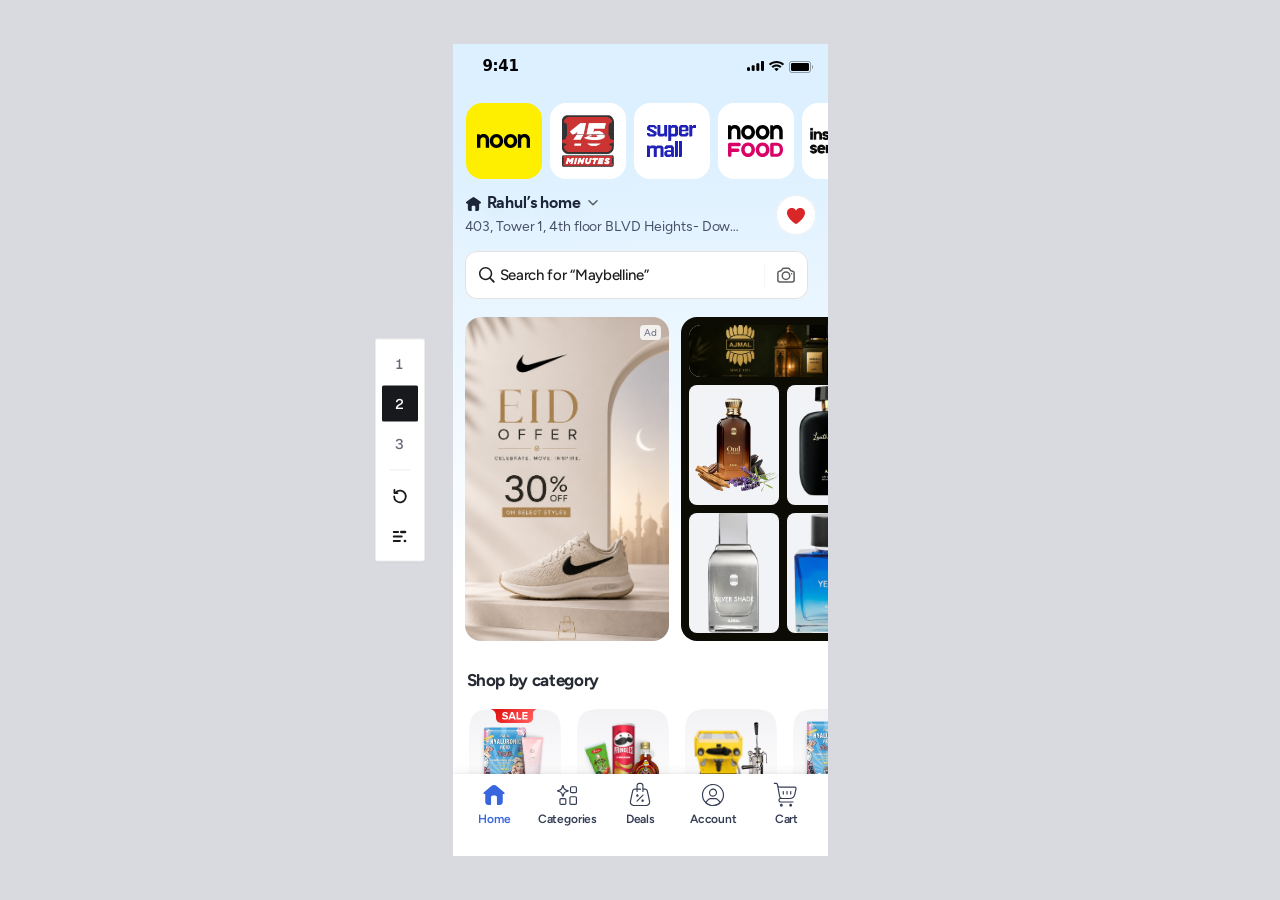
<file: v2/index.html>
<!DOCTYPE html>
<html lang="en" data-variant="2">
<head>
<!-- Option 2: its own copy of iteration 01 (the root /). Edit this folder freely — /assets and /fonts are shared. -->
<meta charset="UTF-8" />
<meta name="viewport" content="width=device-width, initial-scale=1, maximum-scale=1, user-scalable=no, viewport-fit=cover" />
<meta name="theme-color" content="#dcf0ff" />
<title>noon — Home</title>
<link rel="preconnect" href="https://fonts.googleapis.com" />
<link rel="preconnect" href="https://fonts.gstatic.com" crossorigin />
<link href="https://fonts.googleapis.com/css2?family=Geist:wght@400..700&display=swap" rel="stylesheet" />   <!-- Geist: the tool chrome (variant switcher), per the internal-tools kit -->
<link rel="stylesheet" href="styles.css" />
</head>
<body>

<!-- Figma multi-shadow stacks, composited in PARALLEL (a CSS filter chain
     would shadow each shadow). stdDeviation = CSS blur / 2. -->
<svg width="0" height="0" style="position:absolute" aria-hidden="true">
  <filter id="shA" x="-50%" y="-50%" width="200%" height="200%" color-interpolation-filters="sRGB">
    <feGaussianBlur in="SourceAlpha" stdDeviation="2.21" result="b1"/><feOffset in="b1" dx="-2.21" dy="11.05" result="o1"/><feFlood flood-color="#000" flood-opacity="0.02"/><feComposite in2="o1" operator="in" result="s1"/>
    <feGaussianBlur in="SourceAlpha" stdDeviation="2.21" result="b2"/><feOffset in="b2" dx="-1.105" dy="6.63" result="o2"/><feFlood flood-color="#000" flood-opacity="0.06"/><feComposite in2="o2" operator="in" result="s2"/>
    <feGaussianBlur in="SourceAlpha" stdDeviation="1.6575" result="b3"/><feOffset in="b3" dx="0" dy="3.315" result="o3"/><feFlood flood-color="#000" flood-opacity="0.1"/><feComposite in2="o3" operator="in" result="s3"/>
    <feGaussianBlur in="SourceAlpha" stdDeviation="0.5525" result="b4"/><feOffset in="b4" dx="0" dy="1.105" result="o4"/><feFlood flood-color="#000" flood-opacity="0.12"/><feComposite in2="o4" operator="in" result="s4"/>
    <feMerge><feMergeNode in="s1"/><feMergeNode in="s2"/><feMergeNode in="s3"/><feMergeNode in="s4"/><feMergeNode in="SourceGraphic"/></feMerge>
  </filter>
  <filter id="shB" x="-50%" y="-50%" width="200%" height="200%" color-interpolation-filters="sRGB">
    <feGaussianBlur in="SourceAlpha" stdDeviation="4.42" result="b1"/><feOffset in="b1" dx="-22.101" dy="0" result="o1"/><feFlood flood-color="#000" flood-opacity="0.03"/><feComposite in2="o1" operator="in" result="s1"/>
    <feGaussianBlur in="SourceAlpha" stdDeviation="3.8675" result="b2"/><feOffset in="b2" dx="-12.155" dy="0" result="o2"/><feFlood flood-color="#000" flood-opacity="0.1"/><feComposite in2="o2" operator="in" result="s2"/>
    <feGaussianBlur in="SourceAlpha" stdDeviation="2.7625" result="b3"/><feOffset in="b3" dx="-5.525" dy="0" result="o3"/><feFlood flood-color="#000" flood-opacity="0.16"/><feComposite in2="o3" operator="in" result="s3"/>
    <feGaussianBlur in="SourceAlpha" stdDeviation="1.6575" result="b4"/><feOffset in="b4" dx="-1.105" dy="0" result="o4"/><feFlood flood-color="#000" flood-opacity="0.19"/><feComposite in2="o4" operator="in" result="s4"/>
    <feMerge><feMergeNode in="s1"/><feMergeNode in="s2"/><feMergeNode in="s3"/><feMergeNode in="s4"/><feMergeNode in="SourceGraphic"/></feMerge>
  </filter>
</svg>

<!-- ══ 912:10736 — Home Page (375 × 812) ══════════════════════════════════ -->
<div class="screen" id="screen">
<!-- Home view: scroll body + bottom nav travel together on push -->
<div class="view view--home" id="home" data-node-id="912:10736">
<div class="scroll" id="scroll">
<div class="page">

  <!-- ══ 912:10737 — header (switcher / address / search) ═══════════════ -->
  <nav class="sw hscroll" data-node-id="912:10738" aria-label="noon services">
    <a class="tile" style="background:#feee00" data-node-id="912:10742" aria-label="noon">
      <div class="ly" style="inset:41.44% 15.66%"><img src="../assets/a0c11.svg" alt="" /></div>
    </a>
    <a class="tile" data-node-id="912:10748" aria-label="noon Minutes">
      <div class="ly" style="inset:15.61% 15.79% 15.97% 15.79%"><img class="cover" src="../assets/3c404.gif" alt="" /></div>
    </a>
    <a class="tile" data-node-id="912:10750" aria-label="supermall">
      <div class="ly" style="inset:29.1% 17.69% 50.4% 17.69%"><img src="../assets/4cc8e.svg" alt="" /></div>
      <div class="ly" style="inset:50.06% 36.52% 29.47% 17.69%"><img src="../assets/d1e7c.svg" alt="" /></div>
    </a>
    <a class="tile" data-node-id="912:10766" aria-label="noon Food">
      <div class="ly" style="inset:29.05% 13.9% 29.41% 13.9%"><img src="../assets/1c5eb.svg" alt="" /></div>
    </a>
    <a class="tile" data-node-id="912:10776" aria-label="Instant service">
      <div class="ly" style="left:7.48px;top:21.22px;width:61.033px;height:33.568px"><img class="cover" src="../assets/54e8c.png" alt="" /></div>
    </a>
    <a class="tile" data-node-id="912:10778" aria-label="now now">
      <div class="ly mid" style="left:calc(50% - 2px);width:35.745px;height:48.744px"><img src="../assets/d7979.svg" alt="" /></div>
    </a>
    <a class="tile" data-node-id="912:10788" aria-label="send">
      <div class="ly mid" style="width:52.435px;height:31.108px"><img class="cover" src="../assets/a15a4.jpg" alt="" /></div>
    </a>
    <a class="tile" data-node-id="912:10790" aria-label="wash">
      <div class="ly mid clip" style="width:59.741px;height:36.892px"><img class="ab" style="left:0;top:-36.76%;width:100%;height:161.06%" src="../assets/50a80.png" alt="" /></div>
    </a>
  </nav>

  <div class="addr" data-node-id="912:10792">
    <button class="addr__loc" data-node-id="912:10793">
      <span class="addr__row" data-node-id="912:10794">
        <span class="addr__name" data-node-id="912:10795">
          <span class="addr__home" data-node-id="912:10796"><span class="ly" style="left:1.38px;top:2.64px;width:15.245px;height:13.912px"><img src="../assets/167f2.svg" alt="" /></span></span>
          <span class="addr__title" data-node-id="912:10803">Rahul’s home</span>
        </span>
        <span class="addr__chev" data-node-id="912:10804"><img src="../assets/5c05d.svg" alt="" /></span>
      </span>
      <span class="addr__line" data-node-id="912:10806">403, Tower 1, 4th floor BLVD Heights- Down...</span>
    </button>
    <button class="addr__wish stroke" style="--sw:1px;--sc:#eaecf0" data-node-id="912:10807" aria-label="Wishlist">
      <span class="ly mid" style="top:calc(50% + 1px);width:18px;height:16px"><img src="../assets/40941.svg" alt="" /></span>
    </button>
  </div>

  <label class="search sk" id="searchEntry" role="button" tabindex="0" aria-label="Search noon" style="--sw:1.005px;--sc:#e2e2e2" data-node-id="912:10812">
    <span class="search__field" data-node-id="912:10813">
      <span class="search__q" data-node-id="912:10814">
        <span class="search__ico" data-node-id="912:10815"><img src="../assets/e5710.svg" alt="" /></span>
        <span class="search__ph" data-node-id="912:10816">Search for “Maybelline”</span>
      </span>
    </span>
    <span class="search__div" data-node-id="912:10817"><img src="../assets/e736f.svg" alt="" /></span>
    <span class="search__cam" data-node-id="912:10818"><img src="../assets/49e65.svg" alt="" /></span>
  </label>

  <!-- ══ 912:10820 — scroll body ═══════════════════════════════════════════ -->
  <main class="body" data-node-id="912:10820">

    <!-- ── 912:10821 — Home Banner ────────────────────────────────────── -->
    <section class="banners hscroll" data-node-id="912:10821">

      <!-- 1 · hero (L) -->
      <div class="hw" data-node-id="912:10830">
        <div class="hw__card sk" style="--sw:1px;--sc:#f2f3f7" data-node-id="I912:10830;2600:18912">
          <div class="hw__l" data-node-id="I912:10830;2600:18920;912:10829"><img class="cover" src="../assets/4d3d9.jpg" alt="Nike Eid offer — 30% off on select styles" /></div>
        </div>
        <span class="ad" style="right:8px;top:8px" data-node-id="I912:10830;2600:18935">Ad</span>
      </div>

      <!-- 2 · brand (black, 2×2) -->
      <div class="hw" data-node-id="912:10839">
        <div class="bw" style="background:#0c0c04" data-node-id="I912:10839;2600:18837">
          <div class="bw__top" data-node-id="I912:10839;2600:18845">
            <div class="ab clip" style="left:0;top:0;width:188px;height:52px;border-radius:12px;background:#fff" data-node-id="I912:10839;2600:18845;912:10838">
              <div class="ly mid" style="width:188px;height:94px"><img class="cover" src="../assets/7c7c2.jpg" alt="Ajmal" /></div>
            </div>
          </div>
          <div class="bw__grid">
            <div class="bc"><div class="bc__img"><img class="contain" src="../assets/fbc74.png" alt="" /></div></div>
            <div class="bc"><div class="bc__img"><img class="contain" src="../assets/cb8e1.png" alt="" /></div></div>
            <div class="bc"><div class="bc__img"><img class="contain" src="../assets/e79dc.png" alt="" /></div></div>
            <div class="bc"><div class="bc__img"><img class="contain" src="../assets/f3757.png" alt="" /></div></div>
          </div>
        </div>
      </div>

      <!-- 3 · brand (white, Flash Deal) -->
      <div class="hw" data-node-id="912:10848">
        <div class="bw sk" style="background:#fff;--sw:1px;--sc:#f2f3f7" data-node-id="I912:10848;2600:18837">
          <div class="bw__top clip" style="border-radius:8px" data-node-id="I912:10848;2600:18845">
            <div class="ab clip" style="left:0;top:-4px;width:216px;height:96px;background:#fff" data-node-id="I912:10848;2600:18845;912:10847">
              <div class="ab clip" style="left:0;top:-0.86px;width:216px;height:97.463px" data-node-id="I912:10848;2600:18845;912:10847;2306:20424">
                <img class="ab cover" style="left:-9.88px;top:-212.71px;width:247.107px;height:535.712px" src="../assets/6fb33.jpg" alt="" />
              </div>
            </div>
          </div>
          <div class="bw__grid">
            <div class="bc"><div class="bc__img"><img class="cover" src="../assets/615c6.png" alt="" /><span class="notch" style="background:#a5622b"><span>Flash Deal</span></span></div></div>
            <div class="bc"><div class="bc__img"><img class="cover" src="../assets/f3788.png" alt="" /><span class="notch" style="background:#a5622b"><span>Flash Deal</span></span></div></div>
            <div class="bc"><div class="bc__img"><img class="cover" src="../assets/bfdd8.png" alt="" /><span class="notch" style="background:#a5622b"><span>Selling fast</span></span></div></div>
            <div class="bc"><div class="bc__img"><img class="cover" src="../assets/a877f.png" alt="" /><span class="notch" style="background:#a5622b"><span>Selling fast</span></span></div></div>
          </div>
        </div>
      </div>

      <!-- 4 · hero (L1, cropped) -->
      <div class="hw" data-node-id="912:10857">
        <div class="hw__card sk" style="--sw:1px;--sc:#f2f3f7" data-node-id="I912:10857;2600:18912">
          <div class="hw__l" data-node-id="I912:10857;2600:18920;912:10856"><img class="ab" style="left:0;top:-0.04%;width:100%;height:111.87%" src="../assets/4a7ef.jpg" alt="" /></div>
        </div>
        <span class="ad" style="right:8px;top:8px" data-node-id="I912:10857;2600:18935">Ad</span>
      </div>

      <!-- 5 · brand (black, Flash Deal red) -->
      <div class="hw" data-node-id="912:10866">
        <div class="bw" style="background:#0c0c04" data-node-id="I912:10866;2600:18837">
          <div class="bw__top" data-node-id="I912:10866;2600:18845">
            <div class="ab clip" style="left:0;top:0;width:188px;height:52px;border-radius:12px;background:#fff">
              <div class="ly mid" style="width:188px;height:94px"><img class="cover" src="../assets/7c7c2.jpg" alt="Ajmal" /></div>
            </div>
          </div>
          <div class="bw__grid">
            <div class="bc"><div class="bc__img"><img class="contain" src="../assets/fbc74.png" alt="" /><span class="notch" style="background:#d92626"><span>Flash Deal</span></span></div></div>
            <div class="bc"><div class="bc__img"><img class="contain" src="../assets/cb8e1.png" alt="" /><span class="notch" style="background:#d92626"><span>Flash Deal</span></span></div></div>
            <div class="bc"><div class="bc__img"><img class="contain" src="../assets/e79dc.png" alt="" /><span class="notch" style="background:#d92626"><span>Flash Deal</span></span></div></div>
            <div class="bc"><div class="bc__img"><img class="contain" src="../assets/f3757.png" alt="" /><span class="notch" style="background:#d92626"><span>Flash Deal</span></span></div></div>
          </div>
        </div>
      </div>

      <!-- 6 · brand (red, % OFF) -->
      <div class="hw" data-node-id="912:10875">
        <div class="bw" style="background:#d92626" data-node-id="I912:10875;2600:18837">
          <div class="bw__top clip" style="border-radius:8px" data-node-id="I912:10875;2600:18845">
            <div class="ab clip" style="left:0;top:-4px;width:216px;height:96px;background:#fff" data-node-id="I912:10875;2600:18845;912:10874">
              <div class="ab clip" style="left:0;top:-0.39px;width:217.714px;height:98.237px">
                <img class="ab cover" style="left:-9.96px;top:-214.4px;width:249.068px;height:539.964px" src="../assets/265ba.jpg" alt="" />
              </div>
            </div>
          </div>
          <div class="bw__grid">
            <div class="bc"><div class="bc__img"><img class="cover" src="../assets/c9f35.png" alt="" /><span class="notch" style="background:#b81414"><span>50% OFF</span></span></div></div>
            <div class="bc"><div class="bc__img"><img class="cover" src="../assets/7b8b2.png" alt="" /><span class="notch" style="background:#b81414"><span>50% OFF</span></span></div></div>
            <div class="bc"><div class="bc__img"><img class="cover" src="../assets/c8388.png" alt="" /><span class="notch" style="background:#b81414"><span>40% OFF</span></span></div></div>
            <div class="bc"><div class="bc__img"><img class="cover" src="../assets/e4b1d.png" alt="" /><span class="notch" style="background:#b81414"><span>30% OFF</span></span></div></div>
          </div>
        </div>
      </div>

      <!-- 7 · hero (L2, video) -->
      <div class="hw" data-node-id="912:10884">
        <div class="hw__card sk" style="--sw:1px;--sc:#f2f3f7" data-node-id="I912:10884;2600:18912">
          <div class="hw__l" data-node-id="I912:10884;2600:18920;912:10883"><img class="cover" src="../assets/273b5.jpg" alt="" /></div>
        </div>
        <span class="ad" style="right:8px;top:8px" data-node-id="I912:10884;2600:18935">Ad</span>
        <button class="vid" data-node-id="I912:10884;2600:18936" aria-label="Pause video"><img src="../assets/af803.svg" alt="" /></button>
      </div>

      <!-- 8 · brand (white, M + priced cards) -->
      <div class="hw" data-node-id="912:10893">
        <div class="bw sk" style="background:#fff;--sw:1px;--sc:#f2f3f7" data-node-id="I912:10893;2600:18867">
          <div class="bw__top clip" style="border-radius:8px" data-node-id="I912:10893;2600:18875">
            <div class="ab clip" style="left:calc(50% + 0.5px);transform:translateX(-50%);top:0;width:193px;height:186.873px;background:#fff" data-node-id="I912:10893;2600:18875;912:10892">
              <div class="ly" style="left:0;top:50%;transform:translateY(-50%);width:193px;height:193px"><img class="cover" src="../assets/c0622.jpg" alt="" /></div>
            </div>
          </div>
          <div class="bw__grid">
            <div class="bc">
              <div class="bc__img"><img class="cover" src="../assets/b9784.png" alt="" /><span class="notch" style="background:#0580ab"><span>Eid offer</span></span></div>
              <div class="bc__txt"><p class="bc__name">NIKE REVOLUTION 8 EASYON</p><p class="bc__price"><b>&#xE001; 129</b><s>299</s></p></div>
            </div>
            <div class="bc">
              <div class="bc__img"><img class="cover" src="../assets/e6b1b.png" alt="" /><span class="notch" style="background:#0580ab"><span>Eid offer</span></span></div>
              <div class="bc__txt"><p class="bc__name">NIKE DOWNSHIFTER 14</p><p class="bc__price"><b>&#xE001; 129</b><s>299</s></p></div>
            </div>
          </div>
          <span class="ad" style="left:171px;top:12px" data-node-id="I912:10893;2600:18895">Ad</span>
        </div>
      </div>
    </section>

    <!-- ── 912:10894 — Shop by category ───────────────────────────────── -->
    <section class="cats" data-node-id="912:10894">
      <h2 class="sec-h sec-h--cat" data-node-id="912:10896">Shop by category</h2>
      <div class="cats__grid hscroll" data-node-id="912:10897">
        <div class="cats__rows" data-node-id="912:10909">
          <div class="cats__row" data-node-id="912:10910">
            <a class="cat" data-node-id="912:10911">
              <span class="cat__bg"><img src="../assets/394b8.svg" alt="" /></span>
              <span class="ly shA" style="left:3.21px;top:18.15px;width:66.302px;height:66.302px"><img class="cover" src="../assets/17df5.png" alt="" /></span>
              <span class="ly shB" style="left:37.46px;top:28.31px;width:53.041px;height:53.041px"><img class="cover" src="../assets/6a1fe.png" alt="" /></span>
              <span class="cat__lbl">Beauty &amp; Skin Care</span>
            </a>
            <a class="cat" data-node-id="912:10919">
              <span class="cat__bg"><img src="../assets/c7a2d.svg" alt="" /></span>
              <span class="rot" style="left:-10px;top:25px;width:71.49px;height:71.49px"><span class="shA" style="width:56.991px;height:56.991px;transform:rotate(-17.5deg)"><img class="cover" src="../assets/cacae.png" alt="" /></span></span>
              <span class="ly" style="left:34px;top:13px;width:26px;height:76px"><img class="cover" src="../assets/0a747.png" alt="" /></span>
              <span class="cat__lbl">Grocery <br />&amp; Kitchen</span>
              <span class="ly shB" style="left:36px;top:25px;width:67px;height:68px"><img class="cover" src="../assets/4994b.png" alt="" /></span>
            </a>
            <a class="cat" data-node-id="912:10926">
              <span class="cat__bg"><img src="../assets/9b3ad.svg" alt="" /></span>
              <span class="cat__lbl">Home Appliances</span>
              <span class="sale" data-node-id="912:10930">
                <span class="ly" style="left:41.19px;top:0;width:4.708px;height:5.947px;transform:scaleX(-1)"><img src="../assets/95613.svg" alt="" /></span>
                <span class="ly" style="left:0;top:0;width:4.895px;height:6.049px"><img src="../assets/a87c3.svg" alt="" /></span>
                <span class="sale__tag" data-node-id="912:10933"><img src="../assets/txt-sale.svg" alt="SALE" /></span>
              </span>
              <span class="ly" style="left:-16px;top:2px;width:99px;height:99px"><img class="cover" src="../assets/f34e8.png" alt="" /></span>
              <span class="ly" style="left:34px;top:8px;width:74px;height:84px"><img class="cover" src="../assets/3b9bd.png" alt="" /></span>
            </a>
            <a class="cat" data-node-id="912:10937">
              <span class="cat__bg"><img src="../assets/c7a2d.svg" alt="" /></span>
              <span class="ly shA" style="left:2.21px;top:12.15px;width:66.302px;height:66.302px"><img class="cover" src="../assets/17df5.png" alt="" /></span>
              <span class="ly shB" style="left:36.46px;top:24.31px;width:53.041px;height:53.041px"><img class="cover" src="../assets/6a1fe.png" alt="" /></span>
              <span class="cat__lbl">Beauty &amp; Skin Care</span>
            </a>
            <a class="cat" data-node-id="912:10945">
              <span class="cat__bg" style="top:-0.12px"><img src="../assets/c7a2d.svg" alt="" /></span>
              <span class="rot" style="left:-6.65px;top:13.7px;width:73.768px;height:73.768px"><span class="shA" style="width:65.079px;height:65.079px;transform:rotate(-8.28deg)"><img class="cover" src="../assets/cacae.png" alt="" /></span></span>
              <span class="ly shB" style="left:7.73px;top:0;width:90.612px;height:90.612px"><img class="cover" src="../assets/4994b.png" alt="" /></span>
              <!-- Proxima Nova Semibold isn't available to the browser: Figma's own render of the layer -->
              <span class="ly" style="left:18.612px;top:98.186px;width:54.5px;height:23px" data-node-id="912:10950"><img src="../assets/txt-grocery-kitchen.png" alt="Grocery &amp; Kitchen" /></span>
            </a>
          </div>
          <div class="cats__row" data-node-id="912:10951">
            <a class="cat" data-node-id="912:10952">
              <span class="cat__bg"><img src="../assets/c7a2d.svg" alt="" /></span>
              <span class="ly shA" style="left:-4.42px;top:12.16px;width:70.722px;height:70.722px"><img class="cover" src="../assets/1cdd4.png" alt="" /></span>
              <span class="cat__lbl">Toys <br />&amp; Games</span>
              <span class="ly shB" style="left:49.52px;top:27.63px;width:32.709px;height:53.041px"><img class="cover" src="../assets/f2e14.jpg" alt="" /></span>
            </a>
            <a class="cat" data-node-id="912:10957">
              <span class="cat__bg"><img src="../assets/c7a2d.svg" alt="" /></span>
              <span class="ly clip" style="left:0.46px;top:4.47px;width:74px;height:82px"><img class="ab" style="left:-5.94%;top:2.77%;width:105.26%;height:95.24%" src="../assets/4f0a2.png" alt="" /></span>
              <span class="cat__lbl">Electronics &amp; Tools</span>
              <span class="ly shA" style="left:32.84px;top:25px;width:54.146px;height:54.146px"><img class="cover" src="../assets/76d27.png" alt="" /></span>
            </a>
            <a class="cat" data-node-id="912:10962">
              <span class="cat__bg"><img src="../assets/c7a2d.svg" alt="" /></span>
              <span class="rot" style="left:-5.7px;top:6.63px;width:83.372px;height:77.451px"><span class="shA" style="width:63.244px;height:71.107px;transform:rotate(102.83deg) scaleY(-1)"><img class="cover" src="../assets/7b879.png" alt="" /></span></span>
              <span class="cat__lbl">Hair Care</span>
              <span class="rot" style="left:28.52px;top:4.61px;width:69.091px;height:84.243px"><span class="shB" style="width:67.973px;height:83.333px;transform:rotate(0.77deg)"><img class="cover" src="../assets/83d49.png" alt="" /></span></span>
            </a>
            <a class="cat" data-node-id="912:10967">
              <span class="cat__bg"><img src="../assets/c7a2d.svg" alt="" /></span>
              <span class="ly shA" style="left:-4.73px;top:-1.11px;width:80.667px;height:75.142px"><img src="../assets/99ba5.png" alt="" /></span>
              <span class="rot" style="left:19.79px;top:5.52px;width:80.667px;height:80.667px"><span class="shB" style="width:80.667px;height:80.667px;transform:rotate(-90deg)"><img class="cover" src="../assets/7fdf6.png" alt="" /></span></span>
              <span class="cat__lbl">Shoes &amp; Clothes</span>
            </a>
            <a class="cat" data-node-id="912:10972">
              <span class="cat__bg"><img src="../assets/c7a2d.svg" alt="" /></span>
              <span class="ly shA" style="left:-4.42px;top:12.16px;width:70.722px;height:70.722px"><img class="cover" src="../assets/1cdd4.png" alt="" /></span>
              <span class="ly" style="left:20.282px;top:98.329px;width:51.5px;height:23px" data-node-id="912:10975"><img src="../assets/txt-toys-games.png" alt="Toys &amp; Games" /></span>
              <span class="ly shB" style="left:47.52px;top:27.63px;width:32.709px;height:53.041px"><img class="cover" src="../assets/f2e14.jpg" alt="" /></span>
            </a>
          </div>
        </div>
      </div>
    </section>

    <!-- ── 912:10977 — Recommended for you ────────────────────────────── -->
    <section class="reco" data-node-id="912:10977">
      <h2 class="sec-h" data-node-id="912:10981">Recommended for you</h2>
      <div class="reco__body" data-node-id="912:10982">
        <div class="tabs hscroll" id="tabs" role="tablist" data-node-id="912:10983">
          <button class="tab is-on" role="tab" aria-selected="true" data-node-id="912:10984"><img src="../assets/acbcb.svg" alt="" /><span>For you</span></button>
          <button class="tab" role="tab" aria-selected="false" data-node-id="912:10988"><img src="../assets/30e40.svg" alt="" /><span>Electronics</span></button>
          <button class="tab" role="tab" aria-selected="false" data-node-id="912:10991"><img src="../assets/74a03.svg" alt="" /><span>Beauty</span></button>
          <button class="tab" role="tab" aria-selected="false" data-node-id="912:10994"><img src="../assets/caf20.svg" alt="" /><span>Fashion</span></button>
          <button class="tab" role="tab" aria-selected="false" data-node-id="912:10997"><img src="../assets/dd476.svg" alt="" /><span>Home</span></button>
          <button class="tab" role="tab" aria-selected="false" data-node-id="912:11000"><img src="../assets/74a03.svg" alt="" /><span>Beauty</span></button>
        </div>
        <div class="rail rail--reco hscroll" data-rail="reco" data-node-id="912:11003"></div>
      </div>
    </section>

    <!-- ── 912:11229 — Offers for you ─────────────────────────────────── -->
    <section class="offers" data-node-id="912:11229">
      <h2 class="sec-h" data-node-id="912:11233">Offers for you</h2>
      <div class="offers__row hscroll" data-node-id="912:11234">

        <a class="cp sk" style="--sw:2.5px;--sc:#b73428" data-node-id="912:11235">
          <div class="cp__in" style="background:#4de0fd" data-node-id="912:11236">
            <div class="ab clip" style="left:-1px;top:-8.4px;width:193px;height:224px;background:#fff" data-node-id="912:11237">
              <img class="ab cover" style="left:-351.14px;top:-81.63px;width:534.307px;height:1022.104px" src="../assets/419fc.jpg" alt="" />
              <div class="ab blend-color" style="left:0;top:0;width:129.5px;height:171.8px;background:#f47165;box-shadow:inset 0 0 0 1.126px rgba(255,255,255,.7)" data-node-id="912:11240"></div>
            </div>
            <div class="rot" style="left:23.64px;top:29.69px;width:73.284px;height:21.707px"><div class="glow" style="width:72.439px;height:17.909px;background:#ef8980;filter:blur(10px);transform:rotate(-3.02deg)"></div></div>
            <div class="rot" style="left:39.49px;top:21.79px;width:43.616px;height:13.798px"><div class="glow" style="width:43.067px;height:11.542px;background:#ef8980;filter:blur(9.005px);transform:rotate(-3.02deg)"></div></div>
            <div class="rot" style="left:calc(50% - 0.21px);transform:translateX(-50%);top:1.4px;width:106.655px;height:83.47px" data-node-id="912:11243">
              <div class="clip" style="position:relative;width:93.487px;height:56.096px;transform:rotate(19deg)"><img class="ab" style="left:-0.09%;top:-19.92%;width:100.19%;height:126.56%" src="../assets/bc476.png" alt="noon ENBD card" /></div>
            </div>
            <div class="cp__txt" data-node-id="912:11251"><p class="cp__t"> 10% Cashback </p><p class="cp__s">on all spends with <br />noon ENBD card</p></div>
            <div class="cp__line"><img src="../assets/e8e25.svg" alt="" /></div>
            <span class="cp__btn" data-node-id="912:11244">Apply Now<img src="../assets/2601d.svg" alt="" /></span>
          </div>
          <span class="cp__hole" style="left:118.5px"><img src="../assets/88bb8.svg" alt="" /></span>
          <span class="cp__hole" style="left:-9.5px"><img src="../assets/88bb8.svg" alt="" /></span>
        </a>

        <a class="cp sk" style="--sw:2.5px;--sc:#15859b" data-node-id="912:11256">
          <div class="cp__in" style="background:#4de0fd" data-node-id="912:11257">
            <div class="rot" style="left:calc(50% + 171.61px);top:calc(50% + 237.57px);transform:translate(-50%,-50%);width:3098.348px;height:2173.076px" data-node-id="912:11258">
              <div class="clip" style="position:relative;flex:none;width:1801.218px;height:2881.948px;background:#121214;opacity:.7;transform:rotate(-97.74deg)">
                <div class="rot" style="left:872.87px;top:861.17px;width:1062.488px;height:931.04px"><div style="position:relative;width:712.199px;height:902.701px;transform:rotate(105.8deg)"><img class="ab cover" style="inset:0;width:100%;height:100%" src="../assets/419fc.jpg" alt="" /></div></div>
                <div class="ab blend-color" style="inset:0;background:#4de0fd;box-shadow:inset 0 0 0 1.126px rgba(255,255,255,.7)" data-node-id="912:11261"></div>
              </div>
            </div>
            <div class="rot" style="left:23.64px;top:29.69px;width:73.284px;height:21.707px"><div class="glow" style="width:72.439px;height:17.909px;background:#07c3fc;filter:blur(10px);transform:rotate(-3.02deg)"></div></div>
            <div class="rot" style="left:39.49px;top:21.79px;width:43.616px;height:13.798px"><div class="glow" style="width:43.067px;height:11.542px;background:#07c3fc;filter:blur(9.005px);transform:rotate(-3.02deg)"></div></div>
            <!-- Upheaval / Mini Pixel-7 lockup: Figma's own render of group 912:11264 (render bounds start 3.04px left of the box) -->
            <img class="ab" style="left:17.738px;top:20.91px;width:85px;height:36px" src="../assets/txt-delivery-dash.png" alt="Delivery Dash" data-node-id="912:11264" />
            <div class="cp__txt" data-node-id="912:11275"><p class="cp__t cp__t--win"> Win &#xE001; 100 </p><p class="cp__s">Play &amp; win <br />instant rewards</p></div>
            <div class="cp__line"><img src="../assets/e8e25.svg" alt="" /></div>
            <span class="cp__btn" data-node-id="912:11268">Play Now<img src="../assets/2601d.svg" alt="" /></span>
          </div>
          <span class="cp__hole" style="left:118.5px"><img src="../assets/88bb8.svg" alt="" /></span>
          <span class="cp__hole" style="left:-9.5px"><img src="../assets/88bb8.svg" alt="" /></span>
        </a>

        <a class="cp sk" style="--sw:2.5px;--sc:#830034" data-node-id="912:11280">
          <div class="cp__in" style="background:#9c335c" data-node-id="912:11281">
            <div class="ab clip" style="left:-432px;top:-396.4px;width:706px;height:646px;background:#121214" data-node-id="912:11282">
              <img class="ab cover" style="left:256.016px;top:187.734px;width:1067.295px;height:866.487px" src="../assets/419fc.jpg" alt="" />
              <div class="ab blend-color" style="inset:0;background:#9c335c" data-node-id="912:11285"></div>
              <div class="ab" style="left:338.438px;top:315.329px;width:30.005px;height:5.299px" data-node-id="912:11286"><img class="ab" style="left:-75.04%;top:-424.88%;width:250.08%;height:949.76%" src="../assets/f2a1d.svg" alt="" /></div>
            </div>
            <div class="rot" style="left:28.79px;top:14.54px;width:64.084px;height:44.269px"><div class="glow" style="width:58.271px;height:28.945px;background:#fbd5e4;filter:blur(9.006px);transform:rotate(16.46deg)"></div></div>
            <div class="ab" style="left:29.453px;top:16.814px;width:63.521px;height:39.718px" data-node-id="912:11288" role="img" aria-label="noon One">
              <div class="rot" style="left:0;top:0;width:63.289px;height:39.581px"><div style="position:relative;width:60.426px;height:34.334px;transform:rotate(-5.11deg) skewX(0.07deg)"><img class="fill" src="../assets/e6261.svg" alt="" /></div></div>
              <div class="rot" style="left:9.03px;top:10.16px;width:41.73px;height:16.158px"><div style="position:relative;width:40.754px;height:12.581px;transform:rotate(-5.11deg) skewX(0.08deg)"><img class="fill" src="../assets/9ebfb.svg" alt="" /></div></div>
            </div>
            <div class="cp__txt" data-node-id="912:11311"><p class="cp__t"> 10% Cashback </p><p class="cp__s cp__s--12">on noon, supermall, food &amp; minutes</p></div>
            <div class="cp__line"><img src="../assets/e8e25.svg" alt="" /></div>
            <span class="cp__btn" data-node-id="912:11304">Try Now<img src="../assets/2601d.svg" alt="" /></span>
          </div>
          <span class="cp__hole" style="left:116.5px"><img src="../assets/88bb8.svg" alt="" /></span>
          <span class="cp__hole" style="left:-9.5px"><img src="../assets/88bb8.svg" alt="" /></span>
        </a>
      </div>
    </section>

    <!-- ── 912:11316 — Bestsellers ────────────────────────────────────── -->
    <section class="prod" data-node-id="912:11316">
      <h2 class="sec-h" data-node-id="912:11321">Bestsellers </h2>
      <div class="rail hscroll" data-rail="best" data-node-id="912:11322"></div>
    </section>

    <!-- ── 912:11548 — Keep shopping for ──────────────────────────────── -->
    <section class="keep" data-node-id="912:11548">
      <h2 class="sec-h sec-h--keep" data-node-id="912:11550">Keep shopping for</h2>
      <div class="keep__row hscroll" data-rail="keep" data-node-id="912:11555"></div>
    </section>

    <!-- ── 912:11850 — Summer Essentials ──────────────────────────────── -->
    <section class="summer" data-node-id="912:11850">
      <div class="summer__head" data-node-id="912:11853">
        <div class="summer__copy" data-node-id="912:11854">
          <p class="summer__t" data-node-id="912:11855">SUMMER ESSENTIALS</p>
          <p class="summer__s" data-node-id="912:11856">Enjoy extra 30% off with no min. spend.</p>
        </div>
        <img class="summer__logo" src="../assets/20cbf.png" alt="Nike" data-node-id="912:11857" />
      </div>
      <div class="summer__row hscroll" data-node-id="912:11858">
        <div class="summer__vid" data-node-id="912:11859">
          <img class="ab cover" style="left:-7px;top:0.17px;width:200px;height:310px" src="../assets/b9166.jpg" alt="" />
          <button class="summer__mute" data-node-id="912:11862" aria-label="Unmute"><span class="ly" style="inset:12.9% 7.78% 0.77% 8.33%"><img src="../assets/2dfce.svg" alt="" /></span></button>
        </div>
        <div class="rail rail--summer" data-rail="summer" data-node-id="912:11866"></div>
      </div>
      <span class="ad ad--2" style="left:369px;top:214.5px;background:rgba(255,255,255,.7);color:#747474" data-node-id="912:12090">Ad</span>
      <span class="ad ad--2" style="left:348px;top:-19.86px;background:rgba(255,255,255,.5);color:#fff" data-node-id="912:12091">Ad</span>
      <span class="ad" style="left:348px;top:6px;background:rgba(255,255,255,.1);color:#d0d4dd" data-node-id="912:12092">Ad</span>
    </section>

    <!-- ── 912:12093 — Selling out fast ───────────────────────────────── -->
    <section class="prod" data-node-id="912:12093">
      <h2 class="sec-h" data-node-id="912:12098">Selling out fast</h2>
      <div class="rail hscroll" data-rail="selling" data-node-id="912:12099"></div>
    </section>

    <!-- ── 912:12325 — New launches ───────────────────────────────────── -->
    <section class="launch" data-node-id="912:12325">
      <div class="launch__card" data-node-id="912:12326">
        <p class="launch__t" data-node-id="912:12431">NEW <span>LAUNCHES</span></p>
        <!-- Larken DEMO Thin isn't available: Figma's render of 912:12430 at its render bounds -->
        <img class="ab" style="left:17.042px;top:46.48px;width:145.25px;height:12px" src="../assets/txt-now-available.png" alt="Now available on noon" data-node-id="912:12430" />
        <div class="launch__rail hscroll" data-node-id="912:12327">
          <article class="lc sk" style="--sw:1px;--sc:#ebebeb" data-node-id="912:12328">
            <img class="lc__img" src="../assets/167f6.png" alt="PlayStation 5" />
            <div class="lc__body">
              <div class="lc__txt"><p class="lc__t">The best Playstation!</p><p class="lc__d">Limitless entertainment with the new Playstation 5 Pro</p></div>
              <button class="lc__btn">Shop Now</button>
            </div>
          </article>
          <article class="lc sk" style="--sw:1px;--sc:#ebebeb" data-node-id="912:12336">
            <img class="lc__img" src="../assets/167f6.png" alt="PlayStation 5" />
            <div class="lc__body">
              <div class="lc__txt"><p class="lc__t">Ready to game on?</p><p class="lc__d">Limitless entertainment with the new Playstation 5 Pro</p></div>
              <button class="lc__btn">Shop Now</button>
            </div>
          </article>
          <article class="lc lc--wide sk" style="--sw:1px;--sc:#ebebeb" data-node-id="912:12344">
            <div class="lc__grid" data-node-id="912:12345">
              <div class="lc__gr">
                <div class="ic stroke" style="--sw:0.833px;--sc:#f0f4f9" data-node-id="912:12347">
                  <div class="ic__in"><div class="ic__pi"><div class="ab clip" style="inset:-18.06% 3.48% -87.48% 6.45%"><img class="ab" style="left:0;top:-11.34%;width:100%;height:73.92%" src="../assets/e5982.jpg" alt="" /></div></div></div>
                </div>
                <div class="ic ic--photo" data-node-id="912:12365">
                  <img class="fill cover" style="border-radius:10.5px" src="../assets/62133.jpg" alt="" />
                  <img class="ab cover" style="left:-12.25px;top:-51.16px;width:156.112px;height:234.167px" src="../assets/62133.jpg" alt="" />
                </div>
              </div>
              <div class="lc__gr lc__gr--abs" data-node-id="912:12381">
                <div class="ic stroke" style="--sw:0.833px;--sc:#f0f4f9;position:absolute;left:0;top:0" data-node-id="912:12382">
                  <div class="ic__in"><div class="ic__pi"><div class="ab clip" style="inset:-18.06% 3.48% -53.14% 6.45%"><img class="ab" style="left:0;top:-13.62%;width:100%;height:88.78%" src="../assets/a5647.jpg" alt="" /></div></div></div>
                </div>
                <div class="ic stroke" style="--sw:0.833px;--sc:#f0f4f9;position:absolute;left:139.65px;top:0" data-node-id="912:12400">
                  <div class="ic__in"><div class="ic__pi"><div class="ab" style="inset:-23.38% 4.96% -50.82% 3.4%"><img class="fill cover" src="../assets/e77d4.jpg" alt="" /></div></div></div>
                </div>
              </div>
            </div>
            <div class="lc__txt lc__txt--wide" data-node-id="912:12418"><p class="lc__t">Essentials for work and after-hours!</p><p class="lc__d2">Fashion finds for all day comfort</p></div>
            <div class="lc__cta"><button class="lc__btn lc__btn--260" data-node-id="912:12422"><img src="../assets/txt-shop-collection.png" alt="Shop the collection" /></button></div>
          </article>
          <article class="lc lc--wide lc--grey sk" style="--sw:1px;--sc:#ebebeb" data-node-id="912:12423">
            <img class="lc__img lc__img--271" src="../assets/167f6.png" alt="PlayStation 5" />
            <div class="lc__txt lc__txt--wide"><p class="lc__t">Are you game for the PS5?</p><p class="lc__d2">Gaming that feels real</p></div>
            <div class="lc__cta lc__cta--hug"><button class="lc__btn lc__btn--260" data-node-id="912:12429"><img src="../assets/txt-shop-collection.png" alt="Shop the collection" /></button></div>
          </article>
        </div>
      </div>
    </section>
  </main>
</div>
</div>

<!-- ══ 912:12987 — Bottom Nav (fixed over the scroll) ═══════════════════ -->
<nav class="bnav" data-node-id="912:12987" aria-label="Main">
  <div class="bnav__bar" data-node-id="912:12988">
    <div class="bnav__items" data-node-id="912:12989">
      <a class="bnav__it is-on" data-node-id="912:12990"><img src="../assets/86f29.svg" alt="" /><span>Home</span></a>
      <a class="bnav__it" data-node-id="912:12997"><span class="bnav__ico"><img class="fill" src="../assets/3240a.svg" alt="" /><span class="ly" style="inset:12.5% 16.67% 16.51% 12.51%"><img src="../assets/892c2.svg" alt="" /></span></span><span>Categories</span></a>
      <a class="bnav__it" data-node-id="912:13009"><img src="../assets/542ee.svg" alt="" /><span>Deals</span></a>
      <a class="bnav__it" data-node-id="912:13020"><img src="../assets/5813f.svg" alt="" /><span>Account</span></a>
      <a class="bnav__it" data-node-id="912:13024"><img src="../assets/45980.svg" alt="" /><span>Cart</span></a>
    </div>
    <div class="bnav__home" data-node-id="912:13037"><span></span></div>
  </div>
</nav>
<!-- iOS-style dimming of the page underneath a push -->
<div class="view__dim" id="homeDim" aria-hidden="true"></div>
</div>

<!-- ══ 912:14383 — Search Page (375 × 812), pushed from the right ═════════ -->
<section class="view view--search" id="search" data-node-id="912:14383" aria-label="Search" inert>
  <div class="srch__edge" id="searchEdge" aria-hidden="true"></div>
  <!-- 912:14607 — trending searches + promo banners (one raster in the design) -->
  <div class="srch__art" data-node-id="912:14608">
    <img src="../assets/83d40.jpg" alt="Trending searches: iphone 18 pro max, owala, xiaomi 18 pro, laptop, shoes for men, watch. Banners: noon One card, Bodywise, Eucerin" />
  </div>
  <!-- ══ 920:18788 — PLP, loaded in place under the search bar (loading timed from ref_02.mp4) ═══ -->
  <section class="plp" id="plp" data-node-id="920:18788" aria-label="Results" aria-hidden="true" inert>
    <!-- ══ Legacy→new PLP (XzSbnjrYFbhNg6Rc5lKmGJ 82:16426) — marketplace tabs 82:17411 ══ -->
    <nav class="plp__mps" data-node-id="82:17411" aria-label="Marketplaces">
      <div class="mps__row hscroll" data-node-id="82:17412">
        <button class="mp is-on" data-node-id="82:17413" aria-current="true">
          <span class="mp__logo"><img src="../assets/cd0f8.svg" style="width:52.941px;height:18px;margin-left:0.94px" alt="noon" /></span>
          <span class="mp__sub"><span class="mp__tick" style="--i:0"><i style="color:#0e0e0e;letter-spacing:-0.44px">Everything on noon</i><i style="color:#0e0e0e">in one place</i><i style="color:#0e0e0e;letter-spacing:-0.44px">Everything on noon</i></span></span>
        </button>
        <button class="mp" data-node-id="82:17418">
          <span class="mp__logo"><span class="mp__sm" data-node-id="82:17420"><span class="mp__smIn"><img src="../assets/a9744.svg" style="left:0;top:2.7px;width:33.629px;height:10.194px" alt="" /><img src="../assets/74fb3.svg" style="left:34.36px;top:0;width:23.83px;height:10.113px" alt="supermall" /></span></span></span>
          <span class="mp__sub"><span class="mp__tick" style="--i:1"><i style="color:#1d2539;letter-spacing:-0.22px">Direct from brands</i><i style="color:#2122b8">in 60 Mins</i><i style="color:#2122b8;letter-spacing:-0.22px">Direct from brands</i></span></span>
        </button>
        <button class="mp" data-node-id="82:17437">
          <span class="mp__logo"><img src="../assets/95faf.svg" style="width:63.706px;height:19px" alt="express" /></span>
          <span class="mp__sub"><span class="mp__tick" style="--i:2"><i style="color:#404553">Get Everything</i><i style="color:#404553">in 1-2 days</i><i style="color:#404553">Get Everything</i></span></span>
        </button>
        <button class="mp" data-node-id="82:17441">
          <span class="mp__logo"><span class="mp__global" data-node-id="82:17444"><img src="../assets/94e1a.svg" alt="" /><b>Global</b></span></span>
          <span class="mp__sub"><span class="mp__tick" style="--i:3"><i style="color:#475067">Sourced Globally</i><i style="color:#7f2bc2">Priced Locally</i><i style="color:#7f2bc2">Sourced Globally</i></span></span>
        </button>
        <button class="mp" data-node-id="82:17452">
          <span class="mp__logo"><span class="mp__min" data-node-id="82:17454"><img src="../assets/e5a9f.png" alt="15 minutes" /></span></span>
          <span class="mp__sub"><span class="mp__tick" style="--i:4"><i style="color:#d22d29">Groceries &amp; more</i><i style="color:#d22d29">in ⚡️15 Mins</i><i style="color:#d22d29">Groceries &amp; more</i></span></span>
        </button>
        <i class="mps__tab" data-node-id="82:17457" aria-hidden="true"></i>
      </div>
    </nav>
    <div class="plp__tags" data-node-id="920:19569">
      <div class="tags__row hscroll" id="plpTags">
        <button class="chip sk" data-node-id="920:19570"><img class="chip__ico" src="../assets/c55e8.svg" alt="" /><span class="chip__t" style="width:37px">Filter</span></button>
        <button class="chip chip--dd sk" data-node-id="920:19574"><span class="chip__t">Sort</span><img class="chip__chev" src="../assets/01a9b.svg" alt="" /></button>
        <button class="chip chip--dd sk" data-node-id="920:19578"><span class="chip__t">Price</span><img class="chip__chev" src="../assets/01a9b.svg" alt="" /></button>
        <button class="chip chip--dd sk" data-node-id="920:19582"><span class="chip__t chip__t--bare">Cases &amp; Covers</span></button>
        <button class="chip chip--dd sk" data-node-id="920:19584"><span class="chip__t chip__t--acc" style="width:79px">Accessories</span></button>
      </div>
    </div>
    <div class="plp__scroll" id="plpScroll">
      <!-- ══ 926:26273 — "The iPhone roster" widget: opens 0.4s after the grid settles ═══ -->
      <section class="roster" id="roster" aria-label="The iPhone roster">
        <div class="roster__in" id="rosterIn">
          <div class="roster__head" id="rosterHead" data-node-id="937:29995">
            <p class="roster__title" data-node-id="937:29996">Meet the iPhone lineup</p>
          </div>
          <div class="roster__rail hscroll" id="rosterRail" data-node-id="926:25611">
            <div class="roster__group" data-node-id="926:25612">
              <img class="roster__sel" src="../assets/559ba.svg" alt="" data-node-id="926:25613" />
              <div class="roster__prods" data-node-id="926:25614">
                <a class="rp rp--duo" style="left:0;width:104px" data-node-id="926:25641">
                  <span class="rp__img clip" style="width:98px;height:98px"><img class="ab" style="left:0;top:-18.73%;width:100%;height:137.33%" src="../assets/dfd34.png" alt="" /></span>
                  <span class="rp__name">iPhone Duo</span>
                </a>
                <button class="rp__notify" data-node-id="955:52151" aria-label="Notify me when iPhone Duo is available"><span class="rp__cta">Notify me</span><img src="../assets/bell-alert.svg" alt="" /><span class="rp__done" data-node-id="955:53245" aria-hidden="true"><b>You are on the list</b><img src="../assets/check-circle.svg" alt="" /></span></button>
              <a class="rp" style="left:144px;width:104px" data-node-id="926:25615"><span class="rp__img clip" style="width:86px;height:108px"><img class="ab" style="left:-7.84%;top:-7.86%;width:115.99%;height:115.91%" src="../assets/ee989.png" alt="" /></span><span class="rp__txt"><span class="rp__name">iPhone 18</span><span class="rp__price">Starting &#xE001;5299</span></span></a>
              <a class="rp" style="left:288px;width:104px" data-node-id="926:25620"><span class="rp__img clip" style="width:88px;height:110px"><img class="ab" style="left:-7.84%;top:-7.86%;width:115.99%;height:115.91%" src="../assets/ee989.png" alt="" /></span><span class="rp__txt"><span class="rp__name">iPhone 17</span><span class="rp__price">Starting &#xE001;5299</span></span></a>
              <a class="rp rp--lg" style="left:432px;width:104px" data-node-id="926:25625"><span class="rp__img clip" style="width:80px;height:102px"><img class="ab" style="left:-7.84%;top:-7.86%;width:115.99%;height:115.91%" src="../assets/ee989.png" alt="" /></span><span class="rp__txt"><span class="rp__name">iPhone 16</span><span class="rp__price">Starting &#xE001;5299</span></span></a>
              <a class="rp rp--lg" style="left:576px;width:104px" data-node-id="926:25630"><span class="rp__img clip" style="width:80px;height:102px"><img class="ab" style="left:-7.84%;top:-7.86%;width:115.99%;height:115.91%" src="../assets/ee989.png" alt="" /></span><span class="rp__txt"><span class="rp__name">iPhone 15</span><span class="rp__price">Starting &#xE001;5299</span></span></a>
              <a class="rp rp--lg" style="left:720px;width:108px" data-node-id="926:25635"><span class="rp__img clip" style="width:80px;height:102px"><img class="ab" style="left:-7.84%;top:-7.86%;width:115.99%;height:115.91%" src="../assets/ee989.png" alt="" /></span><span class="rp__txt"><span class="rp__name">iPhone 14</span><span class="rp__price">Starting &#xE001;5299</span></span></a>
              <!-- products 7–10: not in Figma (it shows six) — same card, same imagery, continuing the lineup -->
              <a class="rp" style="left:864px;width:104px"><span class="rp__img clip" style="width:88px;height:110px"><img class="ab" style="left:-7.84%;top:-7.86%;width:115.99%;height:115.91%" src="../assets/ee989.png" alt="" /></span><span class="rp__txt"><span class="rp__name">iPhone 13</span><span class="rp__price">Starting &#xE001;5299</span></span></a>
              <a class="rp" style="left:1008px;width:104px"><span class="rp__img clip" style="width:86px;height:108px"><img class="ab" style="left:-7.84%;top:-7.86%;width:115.99%;height:115.91%" src="../assets/ee989.png" alt="" /></span><span class="rp__txt"><span class="rp__name">iPhone 12</span><span class="rp__price">Starting &#xE001;5299</span></span></a>
              <a class="rp" style="left:1152px;width:104px"><span class="rp__img clip" style="width:88px;height:110px"><img class="ab" style="left:-7.84%;top:-7.86%;width:115.99%;height:115.91%" src="../assets/ee989.png" alt="" /></span><span class="rp__txt"><span class="rp__name">iPhone 11</span><span class="rp__price">Starting &#xE001;5299</span></span></a>
              <a class="rp" style="left:1296px;width:104px"><span class="rp__img clip" style="width:86px;height:108px"><img class="ab" style="left:-7.84%;top:-7.86%;width:115.99%;height:115.91%" src="../assets/ee989.png" alt="" /></span><span class="rp__txt"><span class="rp__name">iPhone SE</span><span class="rp__price">Starting &#xE001;5299</span></span></a>
              </div>
              <div class="roster__ticks" data-node-id="926:25649"><i class="tick tick--on"></i><i class="tick"><img src="../assets/02f08.svg" alt="" /></i><i class="tick"><img src="../assets/02f08.svg" alt="" /></i><i class="tick"><img src="../assets/02f08.svg" alt="" /></i><i class="tick"><img src="../assets/02f08.svg" alt="" /></i><i class="tick"><img src="../assets/02f08.svg" alt="" /></i><i class="tick"><img src="../assets/02f08.svg" alt="" /></i><i class="tick"><img src="../assets/02f08.svg" alt="" /></i><i class="tick"><img src="../assets/02f08.svg" alt="" /></i><i class="tick"><img src="../assets/02f08.svg" alt="" /></i><i class="tick"><img src="../assets/02f08.svg" alt="" /></i><i class="tick"><img src="../assets/02f08.svg" alt="" /></i><i class="tick"><img src="../assets/02f08.svg" alt="" /></i><i class="tick"><img src="../assets/02f08.svg" alt="" /></i><i class="tick"><img src="../assets/02f08.svg" alt="" /></i><i class="tick"><img src="../assets/02f08.svg" alt="" /></i><i class="tick"><img src="../assets/02f08.svg" alt="" /></i><i class="tick"><img src="../assets/02f08.svg" alt="" /></i><i class="tick"><img src="../assets/02f08.svg" alt="" /></i><i class="tick tick--mark"></i><i class="tick"><img src="../assets/02f08.svg" alt="" /></i><i class="tick"><img src="../assets/02f08.svg" alt="" /></i><i class="tick"><img src="../assets/02f08.svg" alt="" /></i><i class="tick"><img src="../assets/02f08.svg" alt="" /></i><i class="tick"><img src="../assets/02f08.svg" alt="" /></i><i class="tick"><img src="../assets/02f08.svg" alt="" /></i><i class="tick"><img src="../assets/02f08.svg" alt="" /></i><i class="tick"><img src="../assets/02f08.svg" alt="" /></i><i class="tick"><img src="../assets/02f08.svg" alt="" /></i><i class="tick"><img src="../assets/02f08.svg" alt="" /></i><i class="tick"><img src="../assets/02f08.svg" alt="" /></i><i class="tick"><img src="../assets/02f08.svg" alt="" /></i><i class="tick"><img src="../assets/02f08.svg" alt="" /></i><i class="tick"><img src="../assets/02f08.svg" alt="" /></i><i class="tick"><img src="../assets/02f08.svg" alt="" /></i><i class="tick"><img src="../assets/02f08.svg" alt="" /></i><i class="tick"><img src="../assets/02f08.svg" alt="" /></i><i class="tick tick--mark"></i><i class="tick"><img src="../assets/02f08.svg" alt="" /></i><i class="tick"><img src="../assets/02f08.svg" alt="" /></i><i class="tick"><img src="../assets/02f08.svg" alt="" /></i><i class="tick"><img src="../assets/02f08.svg" alt="" /></i><i class="tick"><img src="../assets/02f08.svg" alt="" /></i><i class="tick"><img src="../assets/02f08.svg" alt="" /></i><i class="tick"><img src="../assets/02f08.svg" alt="" /></i><i class="tick"><img src="../assets/02f08.svg" alt="" /></i><i class="tick"><img src="../assets/02f08.svg" alt="" /></i><i class="tick"><img src="../assets/02f08.svg" alt="" /></i><i class="tick"><img src="../assets/02f08.svg" alt="" /></i><i class="tick"><img src="../assets/02f08.svg" alt="" /></i><i class="tick"><img src="../assets/02f08.svg" alt="" /></i><i class="tick"><img src="../assets/02f08.svg" alt="" /></i></div>
              <img class="roster__dot" src="../assets/2a34b.svg" alt="" data-node-id="926:25851" />
            </div>
          </div>
        </div>
      </section>
      <div class="plp__grid" id="plpGrid" data-node-id="920:18790"></div>
    </div>
    <!-- PLP bottom nav: the same nav as the Home page (912:12987), per request -->
    <nav class="bnav bnav--plp" id="plpNav" data-node-id="912:12987" aria-label="Main">
  <div class="bnav__bar" data-node-id="912:12988">
    <div class="bnav__items" data-node-id="912:12989">
      <a class="bnav__it is-on" data-node-id="912:12990"><img src="../assets/86f29.svg" alt="" /><span>Home</span></a>
      <a class="bnav__it" data-node-id="912:12997"><span class="bnav__ico"><img class="fill" src="../assets/3240a.svg" alt="" /><span class="ly" style="inset:12.5% 16.67% 16.51% 12.51%"><img src="../assets/892c2.svg" alt="" /></span></span><span>Categories</span></a>
      <a class="bnav__it" data-node-id="912:13009"><img src="../assets/542ee.svg" alt="" /><span>Deals</span></a>
      <a class="bnav__it" data-node-id="912:13020"><img src="../assets/5813f.svg" alt="" /><span>Account</span></a>
      <a class="bnav__it" data-node-id="912:13024"><img src="../assets/45980.svg" alt="" /><span>Cart</span></a>
    </div>
    <div class="bnav__home" data-node-id="912:13037"><span></span></div>
  </div>
</nav>
  </section>
  <!-- 920:15423 — Search suggestions (shown for “iPhone”; staggered in/out, timed from ref.mp4) -->
  <div class="srch__sug" id="suggest" data-node-id="920:15423" aria-hidden="true">
    <ul class="sug__list" role="listbox" aria-label="Suggestions" data-node-id="920:15424">
      <li class="sug" role="option" data-q="iphone 13 pro max charger" data-node-id="920:15425">
        <span class="sug__thumb stroke"><span class="sug__img"><img src="../assets/50ccd.png" style="top:-386.23%" alt="" /></span></span>
        <span class="sug__content"><span class="sug__label"><b>iphone</b> 13 pro max charger</span><button class="sug__fill" aria-label="Use “iphone 13 pro max charger”"><img src="../assets/8e263.svg" alt="" /></button></span>
      </li>
      <li class="sug" role="option" data-q="iphone 14 pro max charger" data-node-id="920:15432">
        <span class="sug__thumb stroke"><span class="sug__img"><img src="../assets/50ccd.png" style="top:-507.97%" alt="" /></span></span>
        <span class="sug__content"><span class="sug__label"><b>iphone</b> 14 pro max charger</span><button class="sug__fill" aria-label="Use “iphone 14 pro max charger”"><img src="../assets/d1590.svg" alt="" /></button></span>
      </li>
      <li class="sug" role="option" data-q="iphone" data-node-id="920:15439">
        <span class="sug__thumb stroke"><span class="sug__img"><img src="../assets/50ccd.png" style="top:-629.71%" alt="" /></span></span>
        <span class="sug__content"><span class="sug__label"><b>iphone</b></span><button class="sug__fill" aria-label="Use “iphone”"><img src="../assets/65b20.svg" alt="" /></button></span>
      </li>
      <li class="sug" role="option" data-q="iphone 16 pro max 256gb" data-node-id="920:15446">
        <span class="sug__thumb stroke"><span class="sug__img"><img src="../assets/50ccd.png" style="top:-751.45%" alt="" /></span></span>
        <span class="sug__content"><span class="sug__label"><b>iphone</b> 16 pro max 256gb</span><button class="sug__fill" aria-label="Use “iphone 16 pro max 256gb”"><img src="../assets/5bb91.svg" alt="" /></button></span>
      </li>
      <li class="sug" role="option" data-q="iphone 11 charger" data-node-id="920:15453">
        <span class="sug__thumb stroke"><span class="sug__img"><img src="../assets/50ccd.png" style="top:-873.19%" alt="" /></span></span>
        <span class="sug__content"><span class="sug__label"><b>iphone</b> 11 charger</span><button class="sug__fill" aria-label="Use “iphone 11 charger”"><img src="../assets/87121.svg" alt="" /></button></span>
      </li>
    </ul>
  </div>
  <!-- 912:14437 — header, search bar 343×44 at (16, 49) -->
  <div class="srch__bar stroke" style="--sw:1px;--sc:rgba(64,69,83,.15)" data-node-id="912:14442">
    <button class="srch__back" id="searchBack" aria-label="Back" data-node-id="912:14443"><img src="../assets/17190.svg" alt="" /></button>
    <input class="srch__input" id="searchInput" type="search" enterkeyhint="search" autocomplete="off"
      placeholder="Search for “Maybelline”" aria-label="Search noon" data-node-id="912:14451" />
    <span class="srch__div" data-node-id="912:14452"><img src="../assets/1f0fc.svg" alt="" /></span>
    <button class="srch__cam" aria-label="Search by image" data-node-id="912:14453"><img src="../assets/697c5.svg" alt="" /></button>
  </div>
</section>
<!-- ══ 98:27985 Status Bar (Bars / Status Bar / iPhone / Light 98:29750) — fixed over the whole flow ══ -->
<div class="sbar" id="sbar" data-node-id="98:29750" aria-hidden="true">
  <span class="sbar__time" data-node-id="I98:29750;0:4469">9:41</span>
  <img class="sbar__cell" src="../assets/1ef64.svg" alt="" data-node-id="I98:29750;0:4466" />
  <img class="sbar__wifi" src="../assets/a2b94.svg" alt="" data-node-id="I98:29750;0:4462" />
  <span class="sbar__batt" data-node-id="I98:29750;0:4456"><i class="sbar__border"></i><img class="sbar__cap" src="../assets/1b174.svg" alt="" /><i class="sbar__fill"></i></span>
</div>
</div>

<!-- Variant switcher (prototype tool, outside the phone): 1–4 — the page gets data-variant="n" -->
<nav class="vswitch" id="vswitch" aria-label="Design variations">
  <button class="vswitch__b" data-v="1" aria-pressed="false">1</button>
  <button class="vswitch__b" data-v="2" aria-pressed="true">2</button>
  <button class="vswitch__b" data-v="3" aria-pressed="false">3</button>
  <i class="vswitch__sep" aria-hidden="true"></i>
  <button class="vswitch__b vswitch__reset" id="vreset" title="Reset the flow" aria-label="Reset the flow — start again from Home"><svg width="20" height="20" viewBox="0 0 20 20" fill="none" aria-hidden="true"><path d="M3.5 10a6.5 6.5 0 1 0 1.9-4.6" stroke="currentColor" stroke-width="2" stroke-linecap="round"/><path d="M3.8 2.8v3.4h3.4" stroke="currentColor" stroke-width="2" stroke-linecap="round" stroke-linejoin="round"/></svg></button>
  <button class="vswitch__b vswitch__spec" id="vspec" data-tip="Spec Sheet" aria-label="Spec Sheet — animation spec for this iteration"><svg width="20" height="20" viewBox="0 0 20 20" fill="none" aria-hidden="true"><path d="M3 5h5M3 10h9M3 15h7" stroke="currentColor" stroke-width="2" stroke-linecap="round"/><rect x="10" y="3.5" width="7" height="3" rx="1.5" fill="currentColor"/><rect x="14" y="13.5" width="3" height="3" rx="1.5" fill="currentColor"/></svg></button>
</nav>
<script src="app.js"></script>
</body>
</html>
</file>
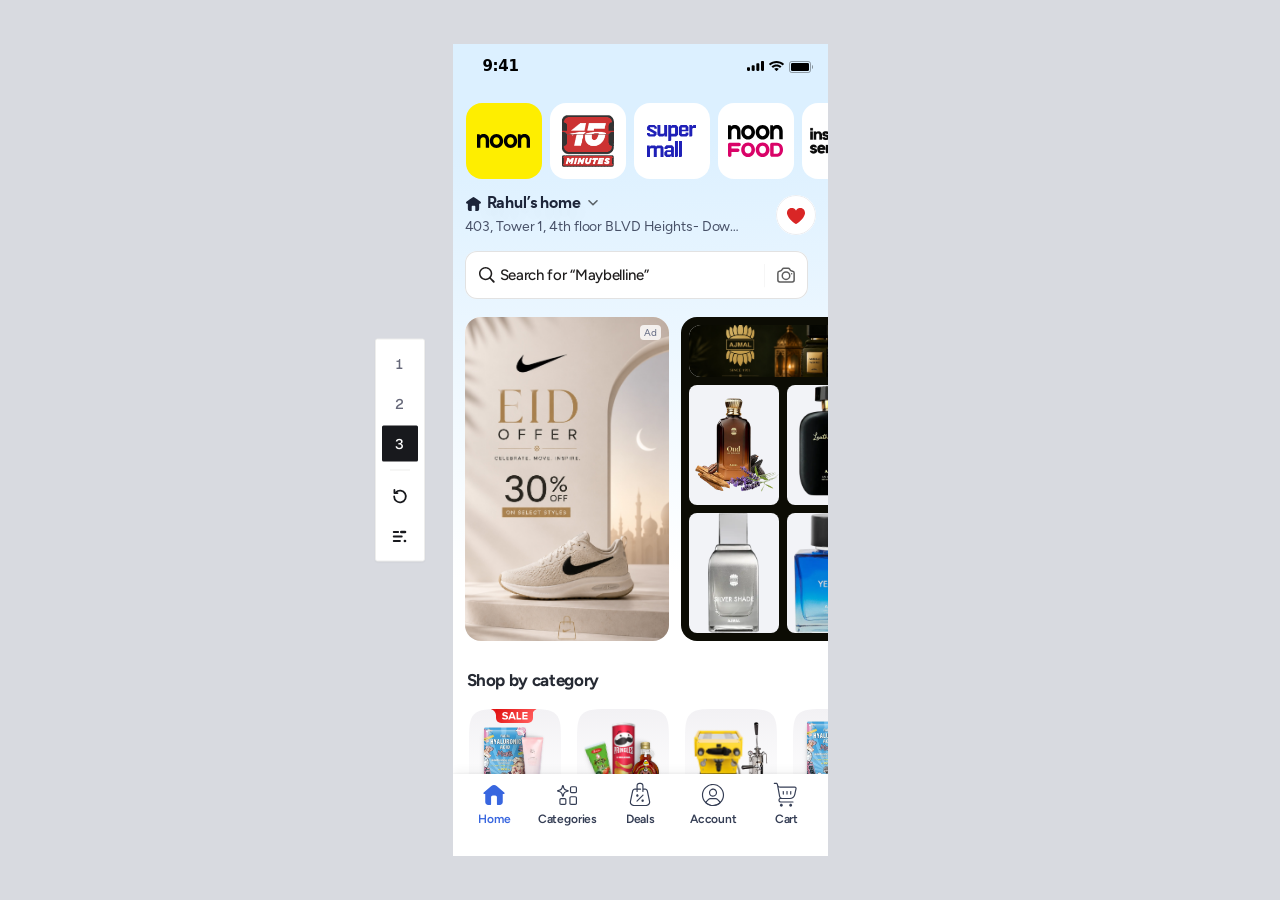
<file: v3/index.html>
<!DOCTYPE html>
<html lang="en" data-variant="3">
<head>
<!-- Option 3: its own copy of iteration 01 (the root /). Edit this folder freely — /assets and /fonts are shared. -->
<meta charset="UTF-8" />
<meta name="viewport" content="width=device-width, initial-scale=1, maximum-scale=1, user-scalable=no, viewport-fit=cover" />
<meta name="theme-color" content="#dcf0ff" />
<title>noon — Home</title>
<link rel="preconnect" href="https://fonts.googleapis.com" />
<link rel="preconnect" href="https://fonts.gstatic.com" crossorigin />
<link href="https://fonts.googleapis.com/css2?family=Geist:wght@400..700&display=swap" rel="stylesheet" />   <!-- Geist: the tool chrome (variant switcher), per the internal-tools kit -->
<link rel="stylesheet" href="styles.css" />
</head>
<body>

<!-- Figma multi-shadow stacks, composited in PARALLEL (a CSS filter chain
     would shadow each shadow). stdDeviation = CSS blur / 2. -->
<svg width="0" height="0" style="position:absolute" aria-hidden="true">
  <filter id="shA" x="-50%" y="-50%" width="200%" height="200%" color-interpolation-filters="sRGB">
    <feGaussianBlur in="SourceAlpha" stdDeviation="2.21" result="b1"/><feOffset in="b1" dx="-2.21" dy="11.05" result="o1"/><feFlood flood-color="#000" flood-opacity="0.02"/><feComposite in2="o1" operator="in" result="s1"/>
    <feGaussianBlur in="SourceAlpha" stdDeviation="2.21" result="b2"/><feOffset in="b2" dx="-1.105" dy="6.63" result="o2"/><feFlood flood-color="#000" flood-opacity="0.06"/><feComposite in2="o2" operator="in" result="s2"/>
    <feGaussianBlur in="SourceAlpha" stdDeviation="1.6575" result="b3"/><feOffset in="b3" dx="0" dy="3.315" result="o3"/><feFlood flood-color="#000" flood-opacity="0.1"/><feComposite in2="o3" operator="in" result="s3"/>
    <feGaussianBlur in="SourceAlpha" stdDeviation="0.5525" result="b4"/><feOffset in="b4" dx="0" dy="1.105" result="o4"/><feFlood flood-color="#000" flood-opacity="0.12"/><feComposite in2="o4" operator="in" result="s4"/>
    <feMerge><feMergeNode in="s1"/><feMergeNode in="s2"/><feMergeNode in="s3"/><feMergeNode in="s4"/><feMergeNode in="SourceGraphic"/></feMerge>
  </filter>
  <filter id="shB" x="-50%" y="-50%" width="200%" height="200%" color-interpolation-filters="sRGB">
    <feGaussianBlur in="SourceAlpha" stdDeviation="4.42" result="b1"/><feOffset in="b1" dx="-22.101" dy="0" result="o1"/><feFlood flood-color="#000" flood-opacity="0.03"/><feComposite in2="o1" operator="in" result="s1"/>
    <feGaussianBlur in="SourceAlpha" stdDeviation="3.8675" result="b2"/><feOffset in="b2" dx="-12.155" dy="0" result="o2"/><feFlood flood-color="#000" flood-opacity="0.1"/><feComposite in2="o2" operator="in" result="s2"/>
    <feGaussianBlur in="SourceAlpha" stdDeviation="2.7625" result="b3"/><feOffset in="b3" dx="-5.525" dy="0" result="o3"/><feFlood flood-color="#000" flood-opacity="0.16"/><feComposite in2="o3" operator="in" result="s3"/>
    <feGaussianBlur in="SourceAlpha" stdDeviation="1.6575" result="b4"/><feOffset in="b4" dx="-1.105" dy="0" result="o4"/><feFlood flood-color="#000" flood-opacity="0.19"/><feComposite in2="o4" operator="in" result="s4"/>
    <feMerge><feMergeNode in="s1"/><feMergeNode in="s2"/><feMergeNode in="s3"/><feMergeNode in="s4"/><feMergeNode in="SourceGraphic"/></feMerge>
  </filter>
</svg>

<!-- ══ 912:10736 — Home Page (375 × 812) ══════════════════════════════════ -->
<div class="screen" id="screen">
<!-- Home view: scroll body + bottom nav travel together on push -->
<div class="view view--home" id="home" data-node-id="912:10736">
<div class="scroll" id="scroll">
<div class="page">

  <!-- ══ 912:10737 — header (switcher / address / search) ═══════════════ -->
  <nav class="sw hscroll" data-node-id="912:10738" aria-label="noon services">
    <a class="tile" style="background:#feee00" data-node-id="912:10742" aria-label="noon">
      <div class="ly" style="inset:41.44% 15.66%"><img src="../assets/a0c11.svg" alt="" /></div>
    </a>
    <a class="tile" data-node-id="912:10748" aria-label="noon Minutes">
      <div class="ly" style="inset:15.61% 15.79% 15.97% 15.79%"><img class="cover" src="../assets/3c404.gif" alt="" /></div>
    </a>
    <a class="tile" data-node-id="912:10750" aria-label="supermall">
      <div class="ly" style="inset:29.1% 17.69% 50.4% 17.69%"><img src="../assets/4cc8e.svg" alt="" /></div>
      <div class="ly" style="inset:50.06% 36.52% 29.47% 17.69%"><img src="../assets/d1e7c.svg" alt="" /></div>
    </a>
    <a class="tile" data-node-id="912:10766" aria-label="noon Food">
      <div class="ly" style="inset:29.05% 13.9% 29.41% 13.9%"><img src="../assets/1c5eb.svg" alt="" /></div>
    </a>
    <a class="tile" data-node-id="912:10776" aria-label="Instant service">
      <div class="ly" style="left:7.48px;top:21.22px;width:61.033px;height:33.568px"><img class="cover" src="../assets/54e8c.png" alt="" /></div>
    </a>
    <a class="tile" data-node-id="912:10778" aria-label="now now">
      <div class="ly mid" style="left:calc(50% - 2px);width:35.745px;height:48.744px"><img src="../assets/d7979.svg" alt="" /></div>
    </a>
    <a class="tile" data-node-id="912:10788" aria-label="send">
      <div class="ly mid" style="width:52.435px;height:31.108px"><img class="cover" src="../assets/a15a4.jpg" alt="" /></div>
    </a>
    <a class="tile" data-node-id="912:10790" aria-label="wash">
      <div class="ly mid clip" style="width:59.741px;height:36.892px"><img class="ab" style="left:0;top:-36.76%;width:100%;height:161.06%" src="../assets/50a80.png" alt="" /></div>
    </a>
  </nav>

  <div class="addr" data-node-id="912:10792">
    <button class="addr__loc" data-node-id="912:10793">
      <span class="addr__row" data-node-id="912:10794">
        <span class="addr__name" data-node-id="912:10795">
          <span class="addr__home" data-node-id="912:10796"><span class="ly" style="left:1.38px;top:2.64px;width:15.245px;height:13.912px"><img src="../assets/167f2.svg" alt="" /></span></span>
          <span class="addr__title" data-node-id="912:10803">Rahul’s home</span>
        </span>
        <span class="addr__chev" data-node-id="912:10804"><img src="../assets/5c05d.svg" alt="" /></span>
      </span>
      <span class="addr__line" data-node-id="912:10806">403, Tower 1, 4th floor BLVD Heights- Down...</span>
    </button>
    <button class="addr__wish stroke" style="--sw:1px;--sc:#eaecf0" data-node-id="912:10807" aria-label="Wishlist">
      <span class="ly mid" style="top:calc(50% + 1px);width:18px;height:16px"><img src="../assets/40941.svg" alt="" /></span>
    </button>
  </div>

  <label class="search sk" id="searchEntry" role="button" tabindex="0" aria-label="Search noon" style="--sw:1.005px;--sc:#e2e2e2" data-node-id="912:10812">
    <span class="search__field" data-node-id="912:10813">
      <span class="search__q" data-node-id="912:10814">
        <span class="search__ico" data-node-id="912:10815"><img src="../assets/e5710.svg" alt="" /></span>
        <span class="search__ph" data-node-id="912:10816">Search for “Maybelline”</span>
      </span>
    </span>
    <span class="search__div" data-node-id="912:10817"><img src="../assets/e736f.svg" alt="" /></span>
    <span class="search__cam" data-node-id="912:10818"><img src="../assets/49e65.svg" alt="" /></span>
  </label>

  <!-- ══ 912:10820 — scroll body ═══════════════════════════════════════════ -->
  <main class="body" data-node-id="912:10820">

    <!-- ── 912:10821 — Home Banner ────────────────────────────────────── -->
    <section class="banners hscroll" data-node-id="912:10821">

      <!-- 1 · hero (L) -->
      <div class="hw" data-node-id="912:10830">
        <div class="hw__card sk" style="--sw:1px;--sc:#f2f3f7" data-node-id="I912:10830;2600:18912">
          <div class="hw__l" data-node-id="I912:10830;2600:18920;912:10829"><img class="cover" src="../assets/4d3d9.jpg" alt="Nike Eid offer — 30% off on select styles" /></div>
        </div>
        <span class="ad" style="right:8px;top:8px" data-node-id="I912:10830;2600:18935">Ad</span>
      </div>

      <!-- 2 · brand (black, 2×2) -->
      <div class="hw" data-node-id="912:10839">
        <div class="bw" style="background:#0c0c04" data-node-id="I912:10839;2600:18837">
          <div class="bw__top" data-node-id="I912:10839;2600:18845">
            <div class="ab clip" style="left:0;top:0;width:188px;height:52px;border-radius:12px;background:#fff" data-node-id="I912:10839;2600:18845;912:10838">
              <div class="ly mid" style="width:188px;height:94px"><img class="cover" src="../assets/7c7c2.jpg" alt="Ajmal" /></div>
            </div>
          </div>
          <div class="bw__grid">
            <div class="bc"><div class="bc__img"><img class="contain" src="../assets/fbc74.png" alt="" /></div></div>
            <div class="bc"><div class="bc__img"><img class="contain" src="../assets/cb8e1.png" alt="" /></div></div>
            <div class="bc"><div class="bc__img"><img class="contain" src="../assets/e79dc.png" alt="" /></div></div>
            <div class="bc"><div class="bc__img"><img class="contain" src="../assets/f3757.png" alt="" /></div></div>
          </div>
        </div>
      </div>

      <!-- 3 · brand (white, Flash Deal) -->
      <div class="hw" data-node-id="912:10848">
        <div class="bw sk" style="background:#fff;--sw:1px;--sc:#f2f3f7" data-node-id="I912:10848;2600:18837">
          <div class="bw__top clip" style="border-radius:8px" data-node-id="I912:10848;2600:18845">
            <div class="ab clip" style="left:0;top:-4px;width:216px;height:96px;background:#fff" data-node-id="I912:10848;2600:18845;912:10847">
              <div class="ab clip" style="left:0;top:-0.86px;width:216px;height:97.463px" data-node-id="I912:10848;2600:18845;912:10847;2306:20424">
                <img class="ab cover" style="left:-9.88px;top:-212.71px;width:247.107px;height:535.712px" src="../assets/6fb33.jpg" alt="" />
              </div>
            </div>
          </div>
          <div class="bw__grid">
            <div class="bc"><div class="bc__img"><img class="cover" src="../assets/615c6.png" alt="" /><span class="notch" style="background:#a5622b"><span>Flash Deal</span></span></div></div>
            <div class="bc"><div class="bc__img"><img class="cover" src="../assets/f3788.png" alt="" /><span class="notch" style="background:#a5622b"><span>Flash Deal</span></span></div></div>
            <div class="bc"><div class="bc__img"><img class="cover" src="../assets/bfdd8.png" alt="" /><span class="notch" style="background:#a5622b"><span>Selling fast</span></span></div></div>
            <div class="bc"><div class="bc__img"><img class="cover" src="../assets/a877f.png" alt="" /><span class="notch" style="background:#a5622b"><span>Selling fast</span></span></div></div>
          </div>
        </div>
      </div>

      <!-- 4 · hero (L1, cropped) -->
      <div class="hw" data-node-id="912:10857">
        <div class="hw__card sk" style="--sw:1px;--sc:#f2f3f7" data-node-id="I912:10857;2600:18912">
          <div class="hw__l" data-node-id="I912:10857;2600:18920;912:10856"><img class="ab" style="left:0;top:-0.04%;width:100%;height:111.87%" src="../assets/4a7ef.jpg" alt="" /></div>
        </div>
        <span class="ad" style="right:8px;top:8px" data-node-id="I912:10857;2600:18935">Ad</span>
      </div>

      <!-- 5 · brand (black, Flash Deal red) -->
      <div class="hw" data-node-id="912:10866">
        <div class="bw" style="background:#0c0c04" data-node-id="I912:10866;2600:18837">
          <div class="bw__top" data-node-id="I912:10866;2600:18845">
            <div class="ab clip" style="left:0;top:0;width:188px;height:52px;border-radius:12px;background:#fff">
              <div class="ly mid" style="width:188px;height:94px"><img class="cover" src="../assets/7c7c2.jpg" alt="Ajmal" /></div>
            </div>
          </div>
          <div class="bw__grid">
            <div class="bc"><div class="bc__img"><img class="contain" src="../assets/fbc74.png" alt="" /><span class="notch" style="background:#d92626"><span>Flash Deal</span></span></div></div>
            <div class="bc"><div class="bc__img"><img class="contain" src="../assets/cb8e1.png" alt="" /><span class="notch" style="background:#d92626"><span>Flash Deal</span></span></div></div>
            <div class="bc"><div class="bc__img"><img class="contain" src="../assets/e79dc.png" alt="" /><span class="notch" style="background:#d92626"><span>Flash Deal</span></span></div></div>
            <div class="bc"><div class="bc__img"><img class="contain" src="../assets/f3757.png" alt="" /><span class="notch" style="background:#d92626"><span>Flash Deal</span></span></div></div>
          </div>
        </div>
      </div>

      <!-- 6 · brand (red, % OFF) -->
      <div class="hw" data-node-id="912:10875">
        <div class="bw" style="background:#d92626" data-node-id="I912:10875;2600:18837">
          <div class="bw__top clip" style="border-radius:8px" data-node-id="I912:10875;2600:18845">
            <div class="ab clip" style="left:0;top:-4px;width:216px;height:96px;background:#fff" data-node-id="I912:10875;2600:18845;912:10874">
              <div class="ab clip" style="left:0;top:-0.39px;width:217.714px;height:98.237px">
                <img class="ab cover" style="left:-9.96px;top:-214.4px;width:249.068px;height:539.964px" src="../assets/265ba.jpg" alt="" />
              </div>
            </div>
          </div>
          <div class="bw__grid">
            <div class="bc"><div class="bc__img"><img class="cover" src="../assets/c9f35.png" alt="" /><span class="notch" style="background:#b81414"><span>50% OFF</span></span></div></div>
            <div class="bc"><div class="bc__img"><img class="cover" src="../assets/7b8b2.png" alt="" /><span class="notch" style="background:#b81414"><span>50% OFF</span></span></div></div>
            <div class="bc"><div class="bc__img"><img class="cover" src="../assets/c8388.png" alt="" /><span class="notch" style="background:#b81414"><span>40% OFF</span></span></div></div>
            <div class="bc"><div class="bc__img"><img class="cover" src="../assets/e4b1d.png" alt="" /><span class="notch" style="background:#b81414"><span>30% OFF</span></span></div></div>
          </div>
        </div>
      </div>

      <!-- 7 · hero (L2, video) -->
      <div class="hw" data-node-id="912:10884">
        <div class="hw__card sk" style="--sw:1px;--sc:#f2f3f7" data-node-id="I912:10884;2600:18912">
          <div class="hw__l" data-node-id="I912:10884;2600:18920;912:10883"><img class="cover" src="../assets/273b5.jpg" alt="" /></div>
        </div>
        <span class="ad" style="right:8px;top:8px" data-node-id="I912:10884;2600:18935">Ad</span>
        <button class="vid" data-node-id="I912:10884;2600:18936" aria-label="Pause video"><img src="../assets/af803.svg" alt="" /></button>
      </div>

      <!-- 8 · brand (white, M + priced cards) -->
      <div class="hw" data-node-id="912:10893">
        <div class="bw sk" style="background:#fff;--sw:1px;--sc:#f2f3f7" data-node-id="I912:10893;2600:18867">
          <div class="bw__top clip" style="border-radius:8px" data-node-id="I912:10893;2600:18875">
            <div class="ab clip" style="left:calc(50% + 0.5px);transform:translateX(-50%);top:0;width:193px;height:186.873px;background:#fff" data-node-id="I912:10893;2600:18875;912:10892">
              <div class="ly" style="left:0;top:50%;transform:translateY(-50%);width:193px;height:193px"><img class="cover" src="../assets/c0622.jpg" alt="" /></div>
            </div>
          </div>
          <div class="bw__grid">
            <div class="bc">
              <div class="bc__img"><img class="cover" src="../assets/b9784.png" alt="" /><span class="notch" style="background:#0580ab"><span>Eid offer</span></span></div>
              <div class="bc__txt"><p class="bc__name">NIKE REVOLUTION 8 EASYON</p><p class="bc__price"><b>&#xE001; 129</b><s>299</s></p></div>
            </div>
            <div class="bc">
              <div class="bc__img"><img class="cover" src="../assets/e6b1b.png" alt="" /><span class="notch" style="background:#0580ab"><span>Eid offer</span></span></div>
              <div class="bc__txt"><p class="bc__name">NIKE DOWNSHIFTER 14</p><p class="bc__price"><b>&#xE001; 129</b><s>299</s></p></div>
            </div>
          </div>
          <span class="ad" style="left:171px;top:12px" data-node-id="I912:10893;2600:18895">Ad</span>
        </div>
      </div>
    </section>

    <!-- ── 912:10894 — Shop by category ───────────────────────────────── -->
    <section class="cats" data-node-id="912:10894">
      <h2 class="sec-h sec-h--cat" data-node-id="912:10896">Shop by category</h2>
      <div class="cats__grid hscroll" data-node-id="912:10897">
        <div class="cats__rows" data-node-id="912:10909">
          <div class="cats__row" data-node-id="912:10910">
            <a class="cat" data-node-id="912:10911">
              <span class="cat__bg"><img src="../assets/394b8.svg" alt="" /></span>
              <span class="ly shA" style="left:3.21px;top:18.15px;width:66.302px;height:66.302px"><img class="cover" src="../assets/17df5.png" alt="" /></span>
              <span class="ly shB" style="left:37.46px;top:28.31px;width:53.041px;height:53.041px"><img class="cover" src="../assets/6a1fe.png" alt="" /></span>
              <span class="cat__lbl">Beauty &amp; Skin Care</span>
            </a>
            <a class="cat" data-node-id="912:10919">
              <span class="cat__bg"><img src="../assets/c7a2d.svg" alt="" /></span>
              <span class="rot" style="left:-10px;top:25px;width:71.49px;height:71.49px"><span class="shA" style="width:56.991px;height:56.991px;transform:rotate(-17.5deg)"><img class="cover" src="../assets/cacae.png" alt="" /></span></span>
              <span class="ly" style="left:34px;top:13px;width:26px;height:76px"><img class="cover" src="../assets/0a747.png" alt="" /></span>
              <span class="cat__lbl">Grocery <br />&amp; Kitchen</span>
              <span class="ly shB" style="left:36px;top:25px;width:67px;height:68px"><img class="cover" src="../assets/4994b.png" alt="" /></span>
            </a>
            <a class="cat" data-node-id="912:10926">
              <span class="cat__bg"><img src="../assets/9b3ad.svg" alt="" /></span>
              <span class="cat__lbl">Home Appliances</span>
              <span class="sale" data-node-id="912:10930">
                <span class="ly" style="left:41.19px;top:0;width:4.708px;height:5.947px;transform:scaleX(-1)"><img src="../assets/95613.svg" alt="" /></span>
                <span class="ly" style="left:0;top:0;width:4.895px;height:6.049px"><img src="../assets/a87c3.svg" alt="" /></span>
                <span class="sale__tag" data-node-id="912:10933"><img src="../assets/txt-sale.svg" alt="SALE" /></span>
              </span>
              <span class="ly" style="left:-16px;top:2px;width:99px;height:99px"><img class="cover" src="../assets/f34e8.png" alt="" /></span>
              <span class="ly" style="left:34px;top:8px;width:74px;height:84px"><img class="cover" src="../assets/3b9bd.png" alt="" /></span>
            </a>
            <a class="cat" data-node-id="912:10937">
              <span class="cat__bg"><img src="../assets/c7a2d.svg" alt="" /></span>
              <span class="ly shA" style="left:2.21px;top:12.15px;width:66.302px;height:66.302px"><img class="cover" src="../assets/17df5.png" alt="" /></span>
              <span class="ly shB" style="left:36.46px;top:24.31px;width:53.041px;height:53.041px"><img class="cover" src="../assets/6a1fe.png" alt="" /></span>
              <span class="cat__lbl">Beauty &amp; Skin Care</span>
            </a>
            <a class="cat" data-node-id="912:10945">
              <span class="cat__bg" style="top:-0.12px"><img src="../assets/c7a2d.svg" alt="" /></span>
              <span class="rot" style="left:-6.65px;top:13.7px;width:73.768px;height:73.768px"><span class="shA" style="width:65.079px;height:65.079px;transform:rotate(-8.28deg)"><img class="cover" src="../assets/cacae.png" alt="" /></span></span>
              <span class="ly shB" style="left:7.73px;top:0;width:90.612px;height:90.612px"><img class="cover" src="../assets/4994b.png" alt="" /></span>
              <!-- Proxima Nova Semibold isn't available to the browser: Figma's own render of the layer -->
              <span class="ly" style="left:18.612px;top:98.186px;width:54.5px;height:23px" data-node-id="912:10950"><img src="../assets/txt-grocery-kitchen.png" alt="Grocery &amp; Kitchen" /></span>
            </a>
          </div>
          <div class="cats__row" data-node-id="912:10951">
            <a class="cat" data-node-id="912:10952">
              <span class="cat__bg"><img src="../assets/c7a2d.svg" alt="" /></span>
              <span class="ly shA" style="left:-4.42px;top:12.16px;width:70.722px;height:70.722px"><img class="cover" src="../assets/1cdd4.png" alt="" /></span>
              <span class="cat__lbl">Toys <br />&amp; Games</span>
              <span class="ly shB" style="left:49.52px;top:27.63px;width:32.709px;height:53.041px"><img class="cover" src="../assets/f2e14.jpg" alt="" /></span>
            </a>
            <a class="cat" data-node-id="912:10957">
              <span class="cat__bg"><img src="../assets/c7a2d.svg" alt="" /></span>
              <span class="ly clip" style="left:0.46px;top:4.47px;width:74px;height:82px"><img class="ab" style="left:-5.94%;top:2.77%;width:105.26%;height:95.24%" src="../assets/4f0a2.png" alt="" /></span>
              <span class="cat__lbl">Electronics &amp; Tools</span>
              <span class="ly shA" style="left:32.84px;top:25px;width:54.146px;height:54.146px"><img class="cover" src="../assets/76d27.png" alt="" /></span>
            </a>
            <a class="cat" data-node-id="912:10962">
              <span class="cat__bg"><img src="../assets/c7a2d.svg" alt="" /></span>
              <span class="rot" style="left:-5.7px;top:6.63px;width:83.372px;height:77.451px"><span class="shA" style="width:63.244px;height:71.107px;transform:rotate(102.83deg) scaleY(-1)"><img class="cover" src="../assets/7b879.png" alt="" /></span></span>
              <span class="cat__lbl">Hair Care</span>
              <span class="rot" style="left:28.52px;top:4.61px;width:69.091px;height:84.243px"><span class="shB" style="width:67.973px;height:83.333px;transform:rotate(0.77deg)"><img class="cover" src="../assets/83d49.png" alt="" /></span></span>
            </a>
            <a class="cat" data-node-id="912:10967">
              <span class="cat__bg"><img src="../assets/c7a2d.svg" alt="" /></span>
              <span class="ly shA" style="left:-4.73px;top:-1.11px;width:80.667px;height:75.142px"><img src="../assets/99ba5.png" alt="" /></span>
              <span class="rot" style="left:19.79px;top:5.52px;width:80.667px;height:80.667px"><span class="shB" style="width:80.667px;height:80.667px;transform:rotate(-90deg)"><img class="cover" src="../assets/7fdf6.png" alt="" /></span></span>
              <span class="cat__lbl">Shoes &amp; Clothes</span>
            </a>
            <a class="cat" data-node-id="912:10972">
              <span class="cat__bg"><img src="../assets/c7a2d.svg" alt="" /></span>
              <span class="ly shA" style="left:-4.42px;top:12.16px;width:70.722px;height:70.722px"><img class="cover" src="../assets/1cdd4.png" alt="" /></span>
              <span class="ly" style="left:20.282px;top:98.329px;width:51.5px;height:23px" data-node-id="912:10975"><img src="../assets/txt-toys-games.png" alt="Toys &amp; Games" /></span>
              <span class="ly shB" style="left:47.52px;top:27.63px;width:32.709px;height:53.041px"><img class="cover" src="../assets/f2e14.jpg" alt="" /></span>
            </a>
          </div>
        </div>
      </div>
    </section>

    <!-- ── 912:10977 — Recommended for you ────────────────────────────── -->
    <section class="reco" data-node-id="912:10977">
      <h2 class="sec-h" data-node-id="912:10981">Recommended for you</h2>
      <div class="reco__body" data-node-id="912:10982">
        <div class="tabs hscroll" id="tabs" role="tablist" data-node-id="912:10983">
          <button class="tab is-on" role="tab" aria-selected="true" data-node-id="912:10984"><img src="../assets/acbcb.svg" alt="" /><span>For you</span></button>
          <button class="tab" role="tab" aria-selected="false" data-node-id="912:10988"><img src="../assets/30e40.svg" alt="" /><span>Electronics</span></button>
          <button class="tab" role="tab" aria-selected="false" data-node-id="912:10991"><img src="../assets/74a03.svg" alt="" /><span>Beauty</span></button>
          <button class="tab" role="tab" aria-selected="false" data-node-id="912:10994"><img src="../assets/caf20.svg" alt="" /><span>Fashion</span></button>
          <button class="tab" role="tab" aria-selected="false" data-node-id="912:10997"><img src="../assets/dd476.svg" alt="" /><span>Home</span></button>
          <button class="tab" role="tab" aria-selected="false" data-node-id="912:11000"><img src="../assets/74a03.svg" alt="" /><span>Beauty</span></button>
        </div>
        <div class="rail rail--reco hscroll" data-rail="reco" data-node-id="912:11003"></div>
      </div>
    </section>

    <!-- ── 912:11229 — Offers for you ─────────────────────────────────── -->
    <section class="offers" data-node-id="912:11229">
      <h2 class="sec-h" data-node-id="912:11233">Offers for you</h2>
      <div class="offers__row hscroll" data-node-id="912:11234">

        <a class="cp sk" style="--sw:2.5px;--sc:#b73428" data-node-id="912:11235">
          <div class="cp__in" style="background:#4de0fd" data-node-id="912:11236">
            <div class="ab clip" style="left:-1px;top:-8.4px;width:193px;height:224px;background:#fff" data-node-id="912:11237">
              <img class="ab cover" style="left:-351.14px;top:-81.63px;width:534.307px;height:1022.104px" src="../assets/419fc.jpg" alt="" />
              <div class="ab blend-color" style="left:0;top:0;width:129.5px;height:171.8px;background:#f47165;box-shadow:inset 0 0 0 1.126px rgba(255,255,255,.7)" data-node-id="912:11240"></div>
            </div>
            <div class="rot" style="left:23.64px;top:29.69px;width:73.284px;height:21.707px"><div class="glow" style="width:72.439px;height:17.909px;background:#ef8980;filter:blur(10px);transform:rotate(-3.02deg)"></div></div>
            <div class="rot" style="left:39.49px;top:21.79px;width:43.616px;height:13.798px"><div class="glow" style="width:43.067px;height:11.542px;background:#ef8980;filter:blur(9.005px);transform:rotate(-3.02deg)"></div></div>
            <div class="rot" style="left:calc(50% - 0.21px);transform:translateX(-50%);top:1.4px;width:106.655px;height:83.47px" data-node-id="912:11243">
              <div class="clip" style="position:relative;width:93.487px;height:56.096px;transform:rotate(19deg)"><img class="ab" style="left:-0.09%;top:-19.92%;width:100.19%;height:126.56%" src="../assets/bc476.png" alt="noon ENBD card" /></div>
            </div>
            <div class="cp__txt" data-node-id="912:11251"><p class="cp__t"> 10% Cashback </p><p class="cp__s">on all spends with <br />noon ENBD card</p></div>
            <div class="cp__line"><img src="../assets/e8e25.svg" alt="" /></div>
            <span class="cp__btn" data-node-id="912:11244">Apply Now<img src="../assets/2601d.svg" alt="" /></span>
          </div>
          <span class="cp__hole" style="left:118.5px"><img src="../assets/88bb8.svg" alt="" /></span>
          <span class="cp__hole" style="left:-9.5px"><img src="../assets/88bb8.svg" alt="" /></span>
        </a>

        <a class="cp sk" style="--sw:2.5px;--sc:#15859b" data-node-id="912:11256">
          <div class="cp__in" style="background:#4de0fd" data-node-id="912:11257">
            <div class="rot" style="left:calc(50% + 171.61px);top:calc(50% + 237.57px);transform:translate(-50%,-50%);width:3098.348px;height:2173.076px" data-node-id="912:11258">
              <div class="clip" style="position:relative;flex:none;width:1801.218px;height:2881.948px;background:#121214;opacity:.7;transform:rotate(-97.74deg)">
                <div class="rot" style="left:872.87px;top:861.17px;width:1062.488px;height:931.04px"><div style="position:relative;width:712.199px;height:902.701px;transform:rotate(105.8deg)"><img class="ab cover" style="inset:0;width:100%;height:100%" src="../assets/419fc.jpg" alt="" /></div></div>
                <div class="ab blend-color" style="inset:0;background:#4de0fd;box-shadow:inset 0 0 0 1.126px rgba(255,255,255,.7)" data-node-id="912:11261"></div>
              </div>
            </div>
            <div class="rot" style="left:23.64px;top:29.69px;width:73.284px;height:21.707px"><div class="glow" style="width:72.439px;height:17.909px;background:#07c3fc;filter:blur(10px);transform:rotate(-3.02deg)"></div></div>
            <div class="rot" style="left:39.49px;top:21.79px;width:43.616px;height:13.798px"><div class="glow" style="width:43.067px;height:11.542px;background:#07c3fc;filter:blur(9.005px);transform:rotate(-3.02deg)"></div></div>
            <!-- Upheaval / Mini Pixel-7 lockup: Figma's own render of group 912:11264 (render bounds start 3.04px left of the box) -->
            <img class="ab" style="left:17.738px;top:20.91px;width:85px;height:36px" src="../assets/txt-delivery-dash.png" alt="Delivery Dash" data-node-id="912:11264" />
            <div class="cp__txt" data-node-id="912:11275"><p class="cp__t cp__t--win"> Win &#xE001; 100 </p><p class="cp__s">Play &amp; win <br />instant rewards</p></div>
            <div class="cp__line"><img src="../assets/e8e25.svg" alt="" /></div>
            <span class="cp__btn" data-node-id="912:11268">Play Now<img src="../assets/2601d.svg" alt="" /></span>
          </div>
          <span class="cp__hole" style="left:118.5px"><img src="../assets/88bb8.svg" alt="" /></span>
          <span class="cp__hole" style="left:-9.5px"><img src="../assets/88bb8.svg" alt="" /></span>
        </a>

        <a class="cp sk" style="--sw:2.5px;--sc:#830034" data-node-id="912:11280">
          <div class="cp__in" style="background:#9c335c" data-node-id="912:11281">
            <div class="ab clip" style="left:-432px;top:-396.4px;width:706px;height:646px;background:#121214" data-node-id="912:11282">
              <img class="ab cover" style="left:256.016px;top:187.734px;width:1067.295px;height:866.487px" src="../assets/419fc.jpg" alt="" />
              <div class="ab blend-color" style="inset:0;background:#9c335c" data-node-id="912:11285"></div>
              <div class="ab" style="left:338.438px;top:315.329px;width:30.005px;height:5.299px" data-node-id="912:11286"><img class="ab" style="left:-75.04%;top:-424.88%;width:250.08%;height:949.76%" src="../assets/f2a1d.svg" alt="" /></div>
            </div>
            <div class="rot" style="left:28.79px;top:14.54px;width:64.084px;height:44.269px"><div class="glow" style="width:58.271px;height:28.945px;background:#fbd5e4;filter:blur(9.006px);transform:rotate(16.46deg)"></div></div>
            <div class="ab" style="left:29.453px;top:16.814px;width:63.521px;height:39.718px" data-node-id="912:11288" role="img" aria-label="noon One">
              <div class="rot" style="left:0;top:0;width:63.289px;height:39.581px"><div style="position:relative;width:60.426px;height:34.334px;transform:rotate(-5.11deg) skewX(0.07deg)"><img class="fill" src="../assets/e6261.svg" alt="" /></div></div>
              <div class="rot" style="left:9.03px;top:10.16px;width:41.73px;height:16.158px"><div style="position:relative;width:40.754px;height:12.581px;transform:rotate(-5.11deg) skewX(0.08deg)"><img class="fill" src="../assets/9ebfb.svg" alt="" /></div></div>
            </div>
            <div class="cp__txt" data-node-id="912:11311"><p class="cp__t"> 10% Cashback </p><p class="cp__s cp__s--12">on noon, supermall, food &amp; minutes</p></div>
            <div class="cp__line"><img src="../assets/e8e25.svg" alt="" /></div>
            <span class="cp__btn" data-node-id="912:11304">Try Now<img src="../assets/2601d.svg" alt="" /></span>
          </div>
          <span class="cp__hole" style="left:116.5px"><img src="../assets/88bb8.svg" alt="" /></span>
          <span class="cp__hole" style="left:-9.5px"><img src="../assets/88bb8.svg" alt="" /></span>
        </a>
      </div>
    </section>

    <!-- ── 912:11316 — Bestsellers ────────────────────────────────────── -->
    <section class="prod" data-node-id="912:11316">
      <h2 class="sec-h" data-node-id="912:11321">Bestsellers </h2>
      <div class="rail hscroll" data-rail="best" data-node-id="912:11322"></div>
    </section>

    <!-- ── 912:11548 — Keep shopping for ──────────────────────────────── -->
    <section class="keep" data-node-id="912:11548">
      <h2 class="sec-h sec-h--keep" data-node-id="912:11550">Keep shopping for</h2>
      <div class="keep__row hscroll" data-rail="keep" data-node-id="912:11555"></div>
    </section>

    <!-- ── 912:11850 — Summer Essentials ──────────────────────────────── -->
    <section class="summer" data-node-id="912:11850">
      <div class="summer__head" data-node-id="912:11853">
        <div class="summer__copy" data-node-id="912:11854">
          <p class="summer__t" data-node-id="912:11855">SUMMER ESSENTIALS</p>
          <p class="summer__s" data-node-id="912:11856">Enjoy extra 30% off with no min. spend.</p>
        </div>
        <img class="summer__logo" src="../assets/20cbf.png" alt="Nike" data-node-id="912:11857" />
      </div>
      <div class="summer__row hscroll" data-node-id="912:11858">
        <div class="summer__vid" data-node-id="912:11859">
          <img class="ab cover" style="left:-7px;top:0.17px;width:200px;height:310px" src="../assets/b9166.jpg" alt="" />
          <button class="summer__mute" data-node-id="912:11862" aria-label="Unmute"><span class="ly" style="inset:12.9% 7.78% 0.77% 8.33%"><img src="../assets/2dfce.svg" alt="" /></span></button>
        </div>
        <div class="rail rail--summer" data-rail="summer" data-node-id="912:11866"></div>
      </div>
      <span class="ad ad--2" style="left:369px;top:214.5px;background:rgba(255,255,255,.7);color:#747474" data-node-id="912:12090">Ad</span>
      <span class="ad ad--2" style="left:348px;top:-19.86px;background:rgba(255,255,255,.5);color:#fff" data-node-id="912:12091">Ad</span>
      <span class="ad" style="left:348px;top:6px;background:rgba(255,255,255,.1);color:#d0d4dd" data-node-id="912:12092">Ad</span>
    </section>

    <!-- ── 912:12093 — Selling out fast ───────────────────────────────── -->
    <section class="prod" data-node-id="912:12093">
      <h2 class="sec-h" data-node-id="912:12098">Selling out fast</h2>
      <div class="rail hscroll" data-rail="selling" data-node-id="912:12099"></div>
    </section>

    <!-- ── 912:12325 — New launches ───────────────────────────────────── -->
    <section class="launch" data-node-id="912:12325">
      <div class="launch__card" data-node-id="912:12326">
        <p class="launch__t" data-node-id="912:12431">NEW <span>LAUNCHES</span></p>
        <!-- Larken DEMO Thin isn't available: Figma's render of 912:12430 at its render bounds -->
        <img class="ab" style="left:17.042px;top:46.48px;width:145.25px;height:12px" src="../assets/txt-now-available.png" alt="Now available on noon" data-node-id="912:12430" />
        <div class="launch__rail hscroll" data-node-id="912:12327">
          <article class="lc sk" style="--sw:1px;--sc:#ebebeb" data-node-id="912:12328">
            <img class="lc__img" src="../assets/167f6.png" alt="PlayStation 5" />
            <div class="lc__body">
              <div class="lc__txt"><p class="lc__t">The best Playstation!</p><p class="lc__d">Limitless entertainment with the new Playstation 5 Pro</p></div>
              <button class="lc__btn">Shop Now</button>
            </div>
          </article>
          <article class="lc sk" style="--sw:1px;--sc:#ebebeb" data-node-id="912:12336">
            <img class="lc__img" src="../assets/167f6.png" alt="PlayStation 5" />
            <div class="lc__body">
              <div class="lc__txt"><p class="lc__t">Ready to game on?</p><p class="lc__d">Limitless entertainment with the new Playstation 5 Pro</p></div>
              <button class="lc__btn">Shop Now</button>
            </div>
          </article>
          <article class="lc lc--wide sk" style="--sw:1px;--sc:#ebebeb" data-node-id="912:12344">
            <div class="lc__grid" data-node-id="912:12345">
              <div class="lc__gr">
                <div class="ic stroke" style="--sw:0.833px;--sc:#f0f4f9" data-node-id="912:12347">
                  <div class="ic__in"><div class="ic__pi"><div class="ab clip" style="inset:-18.06% 3.48% -87.48% 6.45%"><img class="ab" style="left:0;top:-11.34%;width:100%;height:73.92%" src="../assets/e5982.jpg" alt="" /></div></div></div>
                </div>
                <div class="ic ic--photo" data-node-id="912:12365">
                  <img class="fill cover" style="border-radius:10.5px" src="../assets/62133.jpg" alt="" />
                  <img class="ab cover" style="left:-12.25px;top:-51.16px;width:156.112px;height:234.167px" src="../assets/62133.jpg" alt="" />
                </div>
              </div>
              <div class="lc__gr lc__gr--abs" data-node-id="912:12381">
                <div class="ic stroke" style="--sw:0.833px;--sc:#f0f4f9;position:absolute;left:0;top:0" data-node-id="912:12382">
                  <div class="ic__in"><div class="ic__pi"><div class="ab clip" style="inset:-18.06% 3.48% -53.14% 6.45%"><img class="ab" style="left:0;top:-13.62%;width:100%;height:88.78%" src="../assets/a5647.jpg" alt="" /></div></div></div>
                </div>
                <div class="ic stroke" style="--sw:0.833px;--sc:#f0f4f9;position:absolute;left:139.65px;top:0" data-node-id="912:12400">
                  <div class="ic__in"><div class="ic__pi"><div class="ab" style="inset:-23.38% 4.96% -50.82% 3.4%"><img class="fill cover" src="../assets/e77d4.jpg" alt="" /></div></div></div>
                </div>
              </div>
            </div>
            <div class="lc__txt lc__txt--wide" data-node-id="912:12418"><p class="lc__t">Essentials for work and after-hours!</p><p class="lc__d2">Fashion finds for all day comfort</p></div>
            <div class="lc__cta"><button class="lc__btn lc__btn--260" data-node-id="912:12422"><img src="../assets/txt-shop-collection.png" alt="Shop the collection" /></button></div>
          </article>
          <article class="lc lc--wide lc--grey sk" style="--sw:1px;--sc:#ebebeb" data-node-id="912:12423">
            <img class="lc__img lc__img--271" src="../assets/167f6.png" alt="PlayStation 5" />
            <div class="lc__txt lc__txt--wide"><p class="lc__t">Are you game for the PS5?</p><p class="lc__d2">Gaming that feels real</p></div>
            <div class="lc__cta lc__cta--hug"><button class="lc__btn lc__btn--260" data-node-id="912:12429"><img src="../assets/txt-shop-collection.png" alt="Shop the collection" /></button></div>
          </article>
        </div>
      </div>
    </section>
  </main>
</div>
</div>

<!-- ══ 912:12987 — Bottom Nav (fixed over the scroll) ═══════════════════ -->
<nav class="bnav" data-node-id="912:12987" aria-label="Main">
  <div class="bnav__bar" data-node-id="912:12988">
    <div class="bnav__items" data-node-id="912:12989">
      <a class="bnav__it is-on" data-node-id="912:12990"><img src="../assets/86f29.svg" alt="" /><span>Home</span></a>
      <a class="bnav__it" data-node-id="912:12997"><span class="bnav__ico"><img class="fill" src="../assets/3240a.svg" alt="" /><span class="ly" style="inset:12.5% 16.67% 16.51% 12.51%"><img src="../assets/892c2.svg" alt="" /></span></span><span>Categories</span></a>
      <a class="bnav__it" data-node-id="912:13009"><img src="../assets/542ee.svg" alt="" /><span>Deals</span></a>
      <a class="bnav__it" data-node-id="912:13020"><img src="../assets/5813f.svg" alt="" /><span>Account</span></a>
      <a class="bnav__it" data-node-id="912:13024"><img src="../assets/45980.svg" alt="" /><span>Cart</span></a>
    </div>
    <div class="bnav__home" data-node-id="912:13037"><span></span></div>
  </div>
</nav>
<!-- iOS-style dimming of the page underneath a push -->
<div class="view__dim" id="homeDim" aria-hidden="true"></div>
</div>

<!-- ══ 912:14383 — Search Page (375 × 812), pushed from the right ═════════ -->
<section class="view view--search" id="search" data-node-id="912:14383" aria-label="Search" inert>
  <div class="srch__edge" id="searchEdge" aria-hidden="true"></div>
  <!-- 912:14607 — trending searches + promo banners (one raster in the design) -->
  <div class="srch__art" data-node-id="912:14608">
    <img src="../assets/83d40.jpg" alt="Trending searches: iphone 18 pro max, owala, xiaomi 18 pro, laptop, shoes for men, watch. Banners: noon One card, Bodywise, Eucerin" />
  </div>
  <!-- ══ 920:18788 — PLP, loaded in place under the search bar (loading timed from ref_02.mp4) ═══ -->
  <section class="plp" id="plp" data-node-id="920:18788" aria-label="Results" aria-hidden="true" inert>
    <!-- ══ Legacy→new PLP (XzSbnjrYFbhNg6Rc5lKmGJ 82:16426) — marketplace tabs 82:17411 ══ -->
    <nav class="plp__mps" data-node-id="82:17411" aria-label="Marketplaces">
      <div class="mps__row hscroll" data-node-id="82:17412">
        <button class="mp is-on" data-node-id="82:17413" aria-current="true">
          <span class="mp__logo"><img src="../assets/cd0f8.svg" style="width:52.941px;height:18px;margin-left:0.94px" alt="noon" /></span>
          <span class="mp__sub"><span class="mp__tick" style="--i:0"><i style="color:#0e0e0e;letter-spacing:-0.44px">Everything on noon</i><i style="color:#0e0e0e">in one place</i><i style="color:#0e0e0e;letter-spacing:-0.44px">Everything on noon</i></span></span>
        </button>
        <button class="mp" data-node-id="82:17418">
          <span class="mp__logo"><span class="mp__sm" data-node-id="82:17420"><span class="mp__smIn"><img src="../assets/a9744.svg" style="left:0;top:2.7px;width:33.629px;height:10.194px" alt="" /><img src="../assets/74fb3.svg" style="left:34.36px;top:0;width:23.83px;height:10.113px" alt="supermall" /></span></span></span>
          <span class="mp__sub"><span class="mp__tick" style="--i:1"><i style="color:#1d2539;letter-spacing:-0.22px">Direct from brands</i><i style="color:#2122b8">in 60 Mins</i><i style="color:#2122b8;letter-spacing:-0.22px">Direct from brands</i></span></span>
        </button>
        <button class="mp" data-node-id="82:17437">
          <span class="mp__logo"><img src="../assets/95faf.svg" style="width:63.706px;height:19px" alt="express" /></span>
          <span class="mp__sub"><span class="mp__tick" style="--i:2"><i style="color:#404553">Get Everything</i><i style="color:#404553">in 1-2 days</i><i style="color:#404553">Get Everything</i></span></span>
        </button>
        <button class="mp" data-node-id="82:17441">
          <span class="mp__logo"><span class="mp__global" data-node-id="82:17444"><img src="../assets/94e1a.svg" alt="" /><b>Global</b></span></span>
          <span class="mp__sub"><span class="mp__tick" style="--i:3"><i style="color:#475067">Sourced Globally</i><i style="color:#7f2bc2">Priced Locally</i><i style="color:#7f2bc2">Sourced Globally</i></span></span>
        </button>
        <button class="mp" data-node-id="82:17452">
          <span class="mp__logo"><span class="mp__min" data-node-id="82:17454"><img src="../assets/e5a9f.png" alt="15 minutes" /></span></span>
          <span class="mp__sub"><span class="mp__tick" style="--i:4"><i style="color:#d22d29">Groceries &amp; more</i><i style="color:#d22d29">in ⚡️15 Mins</i><i style="color:#d22d29">Groceries &amp; more</i></span></span>
        </button>
        <i class="mps__tab" data-node-id="82:17457" aria-hidden="true"></i>
      </div>
    </nav>
    <div class="plp__tags" data-node-id="920:19569">
      <div class="tags__row hscroll" id="plpTags">
        <button class="chip sk" data-node-id="920:19570"><img class="chip__ico" src="../assets/c55e8.svg" alt="" /><span class="chip__t" style="width:37px">Filter</span></button>
        <button class="chip chip--dd sk" data-node-id="920:19574"><span class="chip__t">Sort</span><img class="chip__chev" src="../assets/01a9b.svg" alt="" /></button>
        <button class="chip chip--dd sk" data-node-id="920:19578"><span class="chip__t">Price</span><img class="chip__chev" src="../assets/01a9b.svg" alt="" /></button>
        <button class="chip chip--dd sk" data-node-id="920:19582"><span class="chip__t chip__t--bare">Cases &amp; Covers</span></button>
        <button class="chip chip--dd sk" data-node-id="920:19584"><span class="chip__t chip__t--acc" style="width:79px">Accessories</span></button>
      </div>
    </div>
    <div class="plp__scroll" id="plpScroll">
      <!-- ══ 926:26273 — "The iPhone roster" widget: opens 0.4s after the grid settles ═══ -->
      <section class="roster" id="roster" aria-label="The iPhone roster">
        <div class="roster__in" id="rosterIn">
          <div class="roster__head" id="rosterHead" data-node-id="937:29995">
            <p class="roster__title" data-node-id="937:29996">Meet the iPhone lineup</p>
          </div>
          <div class="roster__rail hscroll" id="rosterRail" data-node-id="926:25611">
            <div class="roster__group" data-node-id="926:25612">
              <img class="roster__sel" src="../assets/559ba.svg" alt="" data-node-id="926:25613" />
              <div class="roster__prods" data-node-id="926:25614">
                <a class="rp rp--duo" style="left:0;width:104px" data-node-id="926:25641">
                  <span class="rp__img clip" style="width:98px;height:98px"><img class="ab" style="left:0;top:-18.73%;width:100%;height:137.33%" src="../assets/dfd34.png" alt="" /></span>
                  <span class="rp__name">iPhone Duo</span>
                </a>
                <button class="rp__notify" data-node-id="955:52151" aria-label="Notify me when iPhone Duo is available"><span class="rp__cta">Notify me</span><img src="../assets/bell-alert.svg" alt="" /><span class="rp__done" data-node-id="955:53245" aria-hidden="true"><b>You are on the list</b><img src="../assets/check-circle.svg" alt="" /></span></button>
              <a class="rp" style="left:144px;width:104px" data-node-id="926:25615"><span class="rp__img clip" style="width:86px;height:108px"><img class="ab" style="left:-7.84%;top:-7.86%;width:115.99%;height:115.91%" src="../assets/ee989.png" alt="" /></span><span class="rp__txt"><span class="rp__name">iPhone 18</span><span class="rp__price">Starting &#xE001;5299</span></span></a>
              <a class="rp" style="left:288px;width:104px" data-node-id="926:25620"><span class="rp__img clip" style="width:88px;height:110px"><img class="ab" style="left:-7.84%;top:-7.86%;width:115.99%;height:115.91%" src="../assets/ee989.png" alt="" /></span><span class="rp__txt"><span class="rp__name">iPhone 17</span><span class="rp__price">Starting &#xE001;5299</span></span></a>
              <a class="rp rp--lg" style="left:432px;width:104px" data-node-id="926:25625"><span class="rp__img clip" style="width:80px;height:102px"><img class="ab" style="left:-7.84%;top:-7.86%;width:115.99%;height:115.91%" src="../assets/ee989.png" alt="" /></span><span class="rp__txt"><span class="rp__name">iPhone 16</span><span class="rp__price">Starting &#xE001;5299</span></span></a>
              <a class="rp rp--lg" style="left:576px;width:104px" data-node-id="926:25630"><span class="rp__img clip" style="width:80px;height:102px"><img class="ab" style="left:-7.84%;top:-7.86%;width:115.99%;height:115.91%" src="../assets/ee989.png" alt="" /></span><span class="rp__txt"><span class="rp__name">iPhone 15</span><span class="rp__price">Starting &#xE001;5299</span></span></a>
              <a class="rp rp--lg" style="left:720px;width:108px" data-node-id="926:25635"><span class="rp__img clip" style="width:80px;height:102px"><img class="ab" style="left:-7.84%;top:-7.86%;width:115.99%;height:115.91%" src="../assets/ee989.png" alt="" /></span><span class="rp__txt"><span class="rp__name">iPhone 14</span><span class="rp__price">Starting &#xE001;5299</span></span></a>
              <!-- products 7–10: not in Figma (it shows six) — same card, same imagery, continuing the lineup -->
              <a class="rp" style="left:864px;width:104px"><span class="rp__img clip" style="width:88px;height:110px"><img class="ab" style="left:-7.84%;top:-7.86%;width:115.99%;height:115.91%" src="../assets/ee989.png" alt="" /></span><span class="rp__txt"><span class="rp__name">iPhone 13</span><span class="rp__price">Starting &#xE001;5299</span></span></a>
              <a class="rp" style="left:1008px;width:104px"><span class="rp__img clip" style="width:86px;height:108px"><img class="ab" style="left:-7.84%;top:-7.86%;width:115.99%;height:115.91%" src="../assets/ee989.png" alt="" /></span><span class="rp__txt"><span class="rp__name">iPhone 12</span><span class="rp__price">Starting &#xE001;5299</span></span></a>
              <a class="rp" style="left:1152px;width:104px"><span class="rp__img clip" style="width:88px;height:110px"><img class="ab" style="left:-7.84%;top:-7.86%;width:115.99%;height:115.91%" src="../assets/ee989.png" alt="" /></span><span class="rp__txt"><span class="rp__name">iPhone 11</span><span class="rp__price">Starting &#xE001;5299</span></span></a>
              <a class="rp" style="left:1296px;width:104px"><span class="rp__img clip" style="width:86px;height:108px"><img class="ab" style="left:-7.84%;top:-7.86%;width:115.99%;height:115.91%" src="../assets/ee989.png" alt="" /></span><span class="rp__txt"><span class="rp__name">iPhone SE</span><span class="rp__price">Starting &#xE001;5299</span></span></a>
              </div>
              <div class="roster__ticks" data-node-id="926:25649"><i class="tick tick--on"></i><i class="tick"><img src="../assets/02f08.svg" alt="" /></i><i class="tick"><img src="../assets/02f08.svg" alt="" /></i><i class="tick"><img src="../assets/02f08.svg" alt="" /></i><i class="tick"><img src="../assets/02f08.svg" alt="" /></i><i class="tick"><img src="../assets/02f08.svg" alt="" /></i><i class="tick"><img src="../assets/02f08.svg" alt="" /></i><i class="tick"><img src="../assets/02f08.svg" alt="" /></i><i class="tick"><img src="../assets/02f08.svg" alt="" /></i><i class="tick"><img src="../assets/02f08.svg" alt="" /></i><i class="tick"><img src="../assets/02f08.svg" alt="" /></i><i class="tick"><img src="../assets/02f08.svg" alt="" /></i><i class="tick"><img src="../assets/02f08.svg" alt="" /></i><i class="tick"><img src="../assets/02f08.svg" alt="" /></i><i class="tick"><img src="../assets/02f08.svg" alt="" /></i><i class="tick"><img src="../assets/02f08.svg" alt="" /></i><i class="tick"><img src="../assets/02f08.svg" alt="" /></i><i class="tick"><img src="../assets/02f08.svg" alt="" /></i><i class="tick"><img src="../assets/02f08.svg" alt="" /></i><i class="tick tick--mark"></i><i class="tick"><img src="../assets/02f08.svg" alt="" /></i><i class="tick"><img src="../assets/02f08.svg" alt="" /></i><i class="tick"><img src="../assets/02f08.svg" alt="" /></i><i class="tick"><img src="../assets/02f08.svg" alt="" /></i><i class="tick"><img src="../assets/02f08.svg" alt="" /></i><i class="tick"><img src="../assets/02f08.svg" alt="" /></i><i class="tick"><img src="../assets/02f08.svg" alt="" /></i><i class="tick"><img src="../assets/02f08.svg" alt="" /></i><i class="tick"><img src="../assets/02f08.svg" alt="" /></i><i class="tick"><img src="../assets/02f08.svg" alt="" /></i><i class="tick"><img src="../assets/02f08.svg" alt="" /></i><i class="tick"><img src="../assets/02f08.svg" alt="" /></i><i class="tick"><img src="../assets/02f08.svg" alt="" /></i><i class="tick"><img src="../assets/02f08.svg" alt="" /></i><i class="tick"><img src="../assets/02f08.svg" alt="" /></i><i class="tick"><img src="../assets/02f08.svg" alt="" /></i><i class="tick"><img src="../assets/02f08.svg" alt="" /></i><i class="tick tick--mark"></i><i class="tick"><img src="../assets/02f08.svg" alt="" /></i><i class="tick"><img src="../assets/02f08.svg" alt="" /></i><i class="tick"><img src="../assets/02f08.svg" alt="" /></i><i class="tick"><img src="../assets/02f08.svg" alt="" /></i><i class="tick"><img src="../assets/02f08.svg" alt="" /></i><i class="tick"><img src="../assets/02f08.svg" alt="" /></i><i class="tick"><img src="../assets/02f08.svg" alt="" /></i><i class="tick"><img src="../assets/02f08.svg" alt="" /></i><i class="tick"><img src="../assets/02f08.svg" alt="" /></i><i class="tick"><img src="../assets/02f08.svg" alt="" /></i><i class="tick"><img src="../assets/02f08.svg" alt="" /></i><i class="tick"><img src="../assets/02f08.svg" alt="" /></i><i class="tick"><img src="../assets/02f08.svg" alt="" /></i><i class="tick"><img src="../assets/02f08.svg" alt="" /></i></div>
              <img class="roster__dot" src="../assets/2a34b.svg" alt="" data-node-id="926:25851" />
            </div>
          </div>
        </div>
      </section>
      <div class="plp__grid" id="plpGrid" data-node-id="920:18790"></div>
    </div>
    <!-- PLP bottom nav: the same nav as the Home page (912:12987), per request -->
    <nav class="bnav bnav--plp" id="plpNav" data-node-id="912:12987" aria-label="Main">
  <div class="bnav__bar" data-node-id="912:12988">
    <div class="bnav__items" data-node-id="912:12989">
      <a class="bnav__it is-on" data-node-id="912:12990"><img src="../assets/86f29.svg" alt="" /><span>Home</span></a>
      <a class="bnav__it" data-node-id="912:12997"><span class="bnav__ico"><img class="fill" src="../assets/3240a.svg" alt="" /><span class="ly" style="inset:12.5% 16.67% 16.51% 12.51%"><img src="../assets/892c2.svg" alt="" /></span></span><span>Categories</span></a>
      <a class="bnav__it" data-node-id="912:13009"><img src="../assets/542ee.svg" alt="" /><span>Deals</span></a>
      <a class="bnav__it" data-node-id="912:13020"><img src="../assets/5813f.svg" alt="" /><span>Account</span></a>
      <a class="bnav__it" data-node-id="912:13024"><img src="../assets/45980.svg" alt="" /><span>Cart</span></a>
    </div>
    <div class="bnav__home" data-node-id="912:13037"><span></span></div>
  </div>
</nav>
  </section>
  <!-- 920:15423 — Search suggestions (shown for “iPhone”; staggered in/out, timed from ref.mp4) -->
  <div class="srch__sug" id="suggest" data-node-id="920:15423" aria-hidden="true">
    <ul class="sug__list" role="listbox" aria-label="Suggestions" data-node-id="920:15424">
      <li class="sug" role="option" data-q="iphone 13 pro max charger" data-node-id="920:15425">
        <span class="sug__thumb stroke"><span class="sug__img"><img src="../assets/50ccd.png" style="top:-386.23%" alt="" /></span></span>
        <span class="sug__content"><span class="sug__label"><b>iphone</b> 13 pro max charger</span><button class="sug__fill" aria-label="Use “iphone 13 pro max charger”"><img src="../assets/8e263.svg" alt="" /></button></span>
      </li>
      <li class="sug" role="option" data-q="iphone 14 pro max charger" data-node-id="920:15432">
        <span class="sug__thumb stroke"><span class="sug__img"><img src="../assets/50ccd.png" style="top:-507.97%" alt="" /></span></span>
        <span class="sug__content"><span class="sug__label"><b>iphone</b> 14 pro max charger</span><button class="sug__fill" aria-label="Use “iphone 14 pro max charger”"><img src="../assets/d1590.svg" alt="" /></button></span>
      </li>
      <li class="sug" role="option" data-q="iphone" data-node-id="920:15439">
        <span class="sug__thumb stroke"><span class="sug__img"><img src="../assets/50ccd.png" style="top:-629.71%" alt="" /></span></span>
        <span class="sug__content"><span class="sug__label"><b>iphone</b></span><button class="sug__fill" aria-label="Use “iphone”"><img src="../assets/65b20.svg" alt="" /></button></span>
      </li>
      <li class="sug" role="option" data-q="iphone 16 pro max 256gb" data-node-id="920:15446">
        <span class="sug__thumb stroke"><span class="sug__img"><img src="../assets/50ccd.png" style="top:-751.45%" alt="" /></span></span>
        <span class="sug__content"><span class="sug__label"><b>iphone</b> 16 pro max 256gb</span><button class="sug__fill" aria-label="Use “iphone 16 pro max 256gb”"><img src="../assets/5bb91.svg" alt="" /></button></span>
      </li>
      <li class="sug" role="option" data-q="iphone 11 charger" data-node-id="920:15453">
        <span class="sug__thumb stroke"><span class="sug__img"><img src="../assets/50ccd.png" style="top:-873.19%" alt="" /></span></span>
        <span class="sug__content"><span class="sug__label"><b>iphone</b> 11 charger</span><button class="sug__fill" aria-label="Use “iphone 11 charger”"><img src="../assets/87121.svg" alt="" /></button></span>
      </li>
    </ul>
  </div>
  <!-- 912:14437 — header, search bar 343×44 at (16, 49) -->
  <div class="srch__bar stroke" style="--sw:1px;--sc:rgba(64,69,83,.15)" data-node-id="912:14442">
    <button class="srch__back" id="searchBack" aria-label="Back" data-node-id="912:14443"><img src="../assets/17190.svg" alt="" /></button>
    <input class="srch__input" id="searchInput" type="search" enterkeyhint="search" autocomplete="off"
      placeholder="Search for “Maybelline”" aria-label="Search noon" data-node-id="912:14451" />
    <span class="srch__div" data-node-id="912:14452"><img src="../assets/1f0fc.svg" alt="" /></span>
    <button class="srch__cam" aria-label="Search by image" data-node-id="912:14453"><img src="../assets/697c5.svg" alt="" /></button>
  </div>
</section>
<!-- ══ 98:27985 Status Bar (Bars / Status Bar / iPhone / Light 98:29750) — fixed over the whole flow ══ -->
<div class="sbar" id="sbar" data-node-id="98:29750" aria-hidden="true">
  <span class="sbar__time" data-node-id="I98:29750;0:4469">9:41</span>
  <img class="sbar__cell" src="../assets/1ef64.svg" alt="" data-node-id="I98:29750;0:4466" />
  <img class="sbar__wifi" src="../assets/a2b94.svg" alt="" data-node-id="I98:29750;0:4462" />
  <span class="sbar__batt" data-node-id="I98:29750;0:4456"><i class="sbar__border"></i><img class="sbar__cap" src="../assets/1b174.svg" alt="" /><i class="sbar__fill"></i></span>
</div>
</div>

<!-- Variant switcher (prototype tool, outside the phone): 1–4 — the page gets data-variant="n" -->
<nav class="vswitch" id="vswitch" aria-label="Design variations">
  <button class="vswitch__b" data-v="1" aria-pressed="false">1</button>
  <button class="vswitch__b" data-v="2" aria-pressed="false">2</button>
  <button class="vswitch__b" data-v="3" aria-pressed="true">3</button>
  <i class="vswitch__sep" aria-hidden="true"></i>
  <button class="vswitch__b vswitch__reset" id="vreset" title="Reset the flow" aria-label="Reset the flow — start again from Home"><svg width="20" height="20" viewBox="0 0 20 20" fill="none" aria-hidden="true"><path d="M3.5 10a6.5 6.5 0 1 0 1.9-4.6" stroke="currentColor" stroke-width="2" stroke-linecap="round"/><path d="M3.8 2.8v3.4h3.4" stroke="currentColor" stroke-width="2" stroke-linecap="round" stroke-linejoin="round"/></svg></button>
  <button class="vswitch__b vswitch__spec" id="vspec" data-tip="Spec Sheet" aria-label="Spec Sheet — animation spec for this iteration"><svg width="20" height="20" viewBox="0 0 20 20" fill="none" aria-hidden="true"><path d="M3 5h5M3 10h9M3 15h7" stroke="currentColor" stroke-width="2" stroke-linecap="round"/><rect x="10" y="3.5" width="7" height="3" rx="1.5" fill="currentColor"/><rect x="14" y="13.5" width="3" height="3" rx="1.5" fill="currentColor"/></svg></button>
</nav>
<script src="app.js"></script>
</body>
</html>
</file>
<file: styles.css>
/* ══════════════════════════════════════════════════════════════════════
   noon Home — 1:1 build of Figma node 912:10736 "Home Page"
   File: JpLINoW8RMtYB6CLRkw2vm (Saswata), page "Upscale"
   Frame: 375 × 812. Header at y=59, scroll body (912:10820) at y=273,
   3240.4 tall, sections 28px apart. Bottom nav pinned at y=731.
   Every number is transcribed from get_design_context / get_metadata.
   ══════════════════════════════════════════════════════════════════════ */

@font-face { font-family: Noontree; src: url('fonts/Noontree-Regular.otf')  format('opentype'); font-weight: 400; font-display: block; }
@font-face { font-family: Noontree; src: url('fonts/Noontree-Medium.otf')   format('opentype'); font-weight: 500; font-display: block; }
@font-face { font-family: Noontree; src: url('fonts/Noontree-SemiBold.otf') format('opentype'); font-weight: 600; font-display: block; }
@font-face { font-family: Noontree; src: url('fonts/Noontree-Bold.otf')     format('opentype'); font-weight: 700; font-display: block; }
@font-face { font-family: Noontree; src: url('fonts/Noontree-ExtraBold.otf') format('opentype'); font-weight: 800; font-display: block; }
@font-face { font-family: Figtree;  src: url('fonts/Figtree-Regular.ttf')  format('truetype'); font-weight: 400; font-display: block; }
@font-face { font-family: Figtree;  src: url('fonts/Figtree-Medium.ttf')   format('truetype'); font-weight: 500; font-display: block; }
@font-face { font-family: Figtree;  src: url('fonts/Figtree-SemiBold.ttf') format('truetype'); font-weight: 600; font-display: block; }
@font-face { font-family: Figtree;  src: url('fonts/Figtree-Bold.ttf')     format('truetype'); font-weight: 700; font-display: block; }

:root {
  --noon: Noontree, Figtree, -apple-system, BlinkMacSystemFont, sans-serif;
  --fig: Figtree, -apple-system, BlinkMacSystemFont, sans-serif;
  --text-1: #262a33;          /* Light/Text/Primary */
  --blue-600: #0076ff;
  --grey-200: #f2f3f7;
  --blue-gray-600: #666d85;
}

* { box-sizing: border-box; }
html, body { margin: 0; padding: 0; }
body {
  min-height: 100vh; min-height: 100dvh;
  display: flex; align-items: center; justify-content: center;
  background: #d8dae0;
  font-family: var(--noon);
  -webkit-font-smoothing: antialiased;
  -moz-osx-font-smoothing: grayscale;
  -webkit-text-size-adjust: 100%;
}
p, h2 { margin: 0; font-weight: inherit; }
img { display: block; max-width: none; }
a { color: inherit; text-decoration: none; }
button { all: unset; box-sizing: border-box; cursor: pointer; }

/* ── primitives ──────────────────────────────────────────────────────── */
.ab   { position: absolute; }
.clip { overflow: hidden; }
.ly   { position: absolute; display: block; }
.ly > img, img.fill { position: absolute; inset: 0; width: 100%; height: 100%; }
.ly.mid { left: 50%; top: 50%; transform: translate(-50%, -50%); }
img.cover   { object-fit: cover; }
img.contain { object-fit: contain; }
.ly > img.cover, .ly > img.contain { width: 100%; height: 100%; }
/* flex box sized to a rotated child's bounds, child centred (Figma's
   rotation export pattern) */
.rot  { position: absolute; display: flex; align-items: center; justify-content: center; }
.rot > * { flex: none; position: relative; display: block; }
.rot > * > img:not(.ab) { position: absolute; inset: 0; width: 100%; height: 100%; }
.blend-color { mix-blend-mode: color; }
.glow { border-radius: 63.043px; }

/* Figma strokes sit INSIDE the frame. Where the frame does NOT clip its
   content, Figma paints the stroke under the children (the offer coupons'
   perforations cover their border) — an inset box-shadow does exactly
   that. Where it DOES clip, the stroke paints above the children: ::after. */
.sk { box-shadow: inset 0 0 0 var(--sw, 1px) var(--sc, #000); }
.stroke { position: relative; }
.stroke::after {
  content: ''; position: absolute; inset: 0; pointer-events: none;
  border: var(--sw, 1px) solid var(--sc, #000); border-radius: inherit; z-index: 3;
}

.hscroll { overflow-x: auto; overflow-y: hidden; scrollbar-width: none; overscroll-behavior-x: contain; }
.hscroll::-webkit-scrollbar { display: none; }

/* Multi-layer Figma drop shadows (defs in index.html) */
.shA { filter: url(#shA); }
.shB { filter: url(#shB); }

/* ── Device frame 912:10736 ──────────────────────────────────────────── */
.screen {
  position: relative;
  width: 375px; height: 812px;
  background: #fff;
  overflow: hidden;
  flex: none;
}
@media (max-width: 420px) {
  body { display: block; background: #fff; }
  .screen { width: 100%; height: 100vh; height: 100dvh; }
}
.scroll {
  position: absolute; inset: 0;
  overflow-y: auto; overflow-x: hidden;
  scrollbar-width: none;
  overscroll-behavior: contain;
}
.scroll::-webkit-scrollbar { display: none; }
/* Frame fill: linear gradient over the 375×812 frame (from its
   gradientTransform: 178.49°, #DCF0FF → #FFF), white below. */
.page {
  position: relative;
  width: 375px;
  padding: 273px 0 81px;     /* body starts at y=273; clear the 81px nav */
  background:
    linear-gradient(178.4857deg, #dcf0ff 12.19%, #fff 65.153%) 0 0 / 375px 812px no-repeat,
    #fff;
}

/* ══ 912:10737 header ═══════════════════════════════════════════════════ */
/* 912:10738 switcher — tiles 76², gap 8, from x=13 */
.sw {
  position: absolute; left: 0; top: 59px;
  width: 375px; height: 76px;
  display: flex; gap: 8px;
  padding: 0 12px 0 13px;
}
.tile {
  position: relative; flex: none;
  width: 76px; height: 76px;
  border-radius: 16px; background: #fff;
}

/* 912:10792 address row */
.addr {
  position: absolute; left: 12px; top: 149px;
  width: 351px; height: 44px;
  display: flex; align-items: center; justify-content: space-between;
}
.addr__loc { display: flex; flex-direction: column; align-items: flex-start; gap: 4px; }
.addr__row, .addr__name { display: flex; align-items: center; gap: 4px; }
.addr__home { position: relative; display: block; width: 18px; height: 18px; overflow: hidden; }
.addr__title {
  font-family: var(--noon); font-weight: 700;
  font-size: 16px; line-height: 20px; letter-spacing: -0.15px;
  color: #1d2539; white-space: nowrap;
  text-shadow: 0 8.043px 16.086px rgba(0,0,0,.07);
}
.addr__chev { position: relative; display: block; width: 16px; height: 14.535px; }
.addr__chev img { width: 100%; height: 100%; }
.addr__line {
  display: block; width: 282px;
  font-weight: 400; font-size: 14px; line-height: 20px; letter-spacing: -0.1px;
  color: #475067;
  white-space: nowrap; overflow: hidden; text-overflow: ellipsis;
}
.addr__wish {
  position: relative; width: 40px; height: 40px;
  border-radius: 46px; background: #fff; overflow: hidden;
}

/* 912:10812 search */
.search {
  position: absolute; left: 12px; top: 207px;
  width: 343px; height: 48px;
  display: flex; align-items: center; gap: 12px;
  padding: 0 12px;
  background: #fff; border-radius: 12.064px;
  cursor: text;
}
.search__field { position: relative; flex: 1 0 0; height: 20px; min-width: 1px; }
.search__q { position: absolute; left: 1px; top: 0.26px; display: flex; align-items: center; gap: 4px; }
.search__ico { position: relative; display: block; width: 18px; height: 18px; }
.search__ico img { width: 100%; height: 100%; }
.search__ph {
  display: flex; align-items: center; height: 20px;
  font-family: var(--fig); font-weight: 500;
  font-size: 15px; line-height: 19.102px; letter-spacing: -0.3016px;
  color: #1f1d1d; white-space: nowrap;
}
.search__div { position: relative; flex: none; width: 0; height: 24px; }
/* 24×1 divider rotated 90° about its centre → a vertical hairline at x 0..1 */
.search__div img { position: absolute; left: -11.5px; top: 11.5px; width: 24px; height: 1px; transform: rotate(90deg); }
.search__cam { position: relative; flex: none; display: block; width: 20px; height: 20px; }
.search__cam img { width: 100%; height: 100%; }

/* ══ 912:10820 body ═════════════════════════════════════════════════════ */
.body { display: flex; flex-direction: column; gap: 28px; width: 375px; }
.body > section { flex: none; }

.sec-h {
  padding: 0 14px;
  font-family: var(--fig); font-weight: 700;
  font-size: 17px; line-height: 22px; letter-spacing: -0.34px;
  color: var(--text-1);
  font-feature-settings: "ss04" 1;
  white-space: nowrap;
}
.sec-h--cat { font-feature-settings: normal; }

/* Tag "Ad" (component 2036:4578) */
.ad {
  position: absolute; z-index: 4;
  display: flex; padding: 2px 4px; border-radius: 4px;
  background: rgba(255,255,255,.8);
  font-weight: 400; font-size: 10px; line-height: 11px;
  color: var(--blue-gray-600); white-space: nowrap;
}
.ad--2 { padding: 2px 3px; border-radius: 2px; }

/* ── 912:10821 Home Banner ───────────────────────────────────────────── */
.banners { display: flex; gap: 12px; padding: 0 12px; height: 324px; }
.hw { position: relative; flex: none; width: 204px; height: 324px; display: flex; align-items: center; }
.hw__card { position: relative; width: 204px; height: 324px; border-radius: 16px; background: #fff; }
.hw__l { position: absolute; left: 0; top: 0; width: 204px; height: 324px; border-radius: 16px; overflow: hidden; background: #fff; }
.hw__l > img.cover { position: absolute; inset: 0; width: 100%; height: 100%; }
.vid {
  position: absolute; left: 6px; bottom: 6px; z-index: 4;
  display: flex; padding: 6px; border-radius: 10px;
  background: rgba(0,0,0,.64);
  -webkit-backdrop-filter: blur(3px); backdrop-filter: blur(3px);
}
.vid img { width: 20px; height: 20px; }

/* Brand banner widget — p8, gap 8, 188-wide content */
.bw {
  position: relative; width: 204px; height: 324px;
  display: flex; flex-direction: column; gap: 8px; padding: 8px;
  border-radius: 16px;
}
.bw__top { position: relative; flex: 1 0 0; min-height: 1px; width: 188px; }
.bw__grid { flex: none; width: 188px; display: grid; grid-template-columns: repeat(2, minmax(0, 1fr)); gap: 8px; }
.bc { display: flex; flex-direction: column; gap: 4px; min-width: 0; }
.bc__img { position: relative; width: 90px; height: 120px; border-radius: 8px; overflow: hidden; background: var(--grey-200); }
.bc__img > img { position: absolute; left: 0; top: 0; width: 90px; height: 120px; }
.notch {
  position: absolute; left: 0; top: 0;
  height: 14.876px; padding: 2px 4px;
  display: flex; flex-direction: column; justify-content: center;
  border-bottom-right-radius: 6px;
}
.notch > span {
  display: flex; align-items: center; height: 8.926px;
  font-weight: 700; font-size: 10px; line-height: 14px; letter-spacing: -0.1px;
  color: #fff; white-space: nowrap;
}
.bc__txt { display: flex; flex-direction: column; gap: 2px; width: 90px; }
.bc__name {
  font-weight: 400; font-size: 11px; line-height: 14px; letter-spacing: -0.1px;
  color: var(--blue-gray-600);
  white-space: nowrap; overflow: hidden; text-overflow: ellipsis;
}
.bc__price { display: flex; align-items: flex-end; gap: 3px; font-size: 11px; line-height: 14px; letter-spacing: -0.1px; white-space: nowrap; }
.bc__price b { font-weight: 700; color: #1d2539; }
.bc__price s { font-weight: 400; color: #989fb3; }

/* ── 912:10894 Shop by category ──────────────────────────────────────── */
.cats { background: #fff; display: flex; flex-direction: column; align-items: center; gap: 6px; }
.cats > .sec-h { width: 375px; }
.cats__grid { width: 375px; padding: 12px 0 8px; }
.cats__rows { display: flex; flex-direction: column; gap: 16px; padding: 0 16px; width: max-content; }
.cats__row { display: flex; align-items: center; gap: 16px; }
.cat { position: relative; flex: none; display: block; width: 92px; height: 128px; }
.cat__bg { position: absolute; left: 0; top: 0; width: 92px; height: 92px; }
.cat__bg img { width: 100%; height: 100%; }
.cat .ly > img:not(.cover) { width: 100%; height: 100%; }
.cat__lbl {
  position: absolute; left: 0; top: 96px; width: 92px; max-height: 28px;
  font-weight: 600; font-size: 13px; line-height: 14px;
  color: var(--text-1); text-align: center;
  overflow: hidden; text-overflow: ellipsis;
}
.sale { position: absolute; left: -193.236px; top: 0; width: 45.901px; height: 14.445px; z-index: 2; }
.sale__tag {
  position: absolute; left: 4.871px; top: 0;
  width: 36.731px; height: 14.445px;
  border-radius: 0 0 5px 5px;
  background: linear-gradient(127.68445deg, #e11111 2.3761%, #ff5959 90.811%);
}
/* SALE outlines: text box at (4, 2.5); render bounds +(1.448, 0.519) */
.sale__tag img { position: absolute; left: 5.448px; top: 3.019px; width: 26px; height: 8px; }

/* ── 912:10977 Recommended for you ───────────────────────────────────── */
.reco { display: flex; flex-direction: column; gap: 8px; }
.reco__body { display: flex; flex-direction: column; align-items: center; }
.tabs {
  position: sticky; top: 42.565px; z-index: 5;   /* sticks just under the status bar */
  width: 375px; display: flex; align-items: center;
  padding: 6.4px 0 0 12px;
  transition: background-color .2s;
}
/* Tab Bar 912:10983 carries two hidden white fills — shown once it sticks */
.tabs.is-stuck { background: #fff; }
.tab {
  position: relative; flex: none;
  min-width: 66.129px;
  display: flex; flex-direction: column; align-items: center; justify-content: center; gap: 4px;
  padding: 4px 12px 12px;
  box-shadow: inset 0 -1.067px 0 #ebecef;         /* bottom stroke, inside */
}
.tab img { width: 28px; height: 28px; }
.tab span {
  max-height: 29.865px; overflow: hidden; text-overflow: ellipsis; white-space: nowrap;
  font-weight: 500; font-size: 13px; line-height: 16px; color: #344054; text-align: center;
}
.tab.is-on {
  min-width: 72px; box-shadow: none;       /* "For you" is exactly 72 */
  background: linear-gradient(to bottom, #fff 25.534%, #e0efff 117.53%);
}
.tab.is-on span { font-weight: 700; color: #1155cb; min-width: 100%; }
.tab.is-on::after {
  content: ''; position: absolute; left: 0; right: 0; bottom: 0; height: 3.2px;
  background: #1155cb; border-radius: 4.266px 4.266px 0 0;
}

/* SKU rails */
.rail { display: flex; align-items: flex-start; gap: 12px; padding: 12px 12px 0; width: 375px; }
.rail--reco { padding-top: 16px; }

/* SKU card (reco / best / selling / summer) */
.sku { position: relative; flex: none; width: 134px; display: flex; flex-direction: column; gap: 4px; background: #fff; border-radius: 8px; }
.sku__img {
  position: relative; width: 134px; height: 174px;
  display: flex; flex-direction: column; align-items: center; justify-content: center;
  overflow: hidden; border-radius: 10px;
  background: linear-gradient(rgba(7,47,143,.04), rgba(7,47,143,.04)), #fff;
}
.sku__photo { position: relative; flex: none; }
.sku__photo img { position: absolute; inset: 0; width: 100%; height: 100%; object-fit: cover; }
.sku__wish {
  position: absolute; right: 4px; top: 4px;
  display: flex; padding: 4px; border-radius: 9999px;
  background: rgba(255,255,255,.2);
}
.sku__wish img { width: 16px; height: 16px; }
.sku__add {
  position: absolute; top: 136px;
  display: flex; padding: 4px; background: #fff;
  --sw: 1.2px; --sc: var(--blue-600);
}
.sku__add img { width: 24px; height: 24px; }
.sku__best {
  position: absolute; left: 0; top: 0;
  height: 20px; padding: 2px 6px;
  display: flex; flex-direction: column; justify-content: center;
  background: #084541; border-bottom-right-radius: 10px;
}
.sku__best span {
  display: flex; align-items: center; height: 12px;
  font-weight: 600; font-size: 12px; line-height: 14px; letter-spacing: -0.12px;
  color: #fff; white-space: nowrap; font-feature-settings: "case" 1;
}
.sku .ad { left: 6px; bottom: 6px; }
.sku__info { display: flex; flex-direction: column; gap: 8px; padding: 4px; width: 100%; }
.sku__top { display: flex; flex-direction: column; gap: 4px; }
.sku__title {
  height: 36px; overflow: hidden;
  display: -webkit-box; -webkit-box-orient: vertical; -webkit-line-clamp: 2;
  font-weight: 500; font-size: 14px; line-height: 18px; letter-spacing: -0.14px;
  color: #212121; font-feature-settings: "case" 1;
}
.sku__rate { display: flex; align-items: flex-start; gap: 4px; }
.sku__rate i { flex: 1 0 0; height: 18px; min-width: 1px; }
.chip-r {
  display: flex; align-items: center; gap: 2px;
  padding: 2px 4px; border-radius: 4px; background: #f2f8f8;
}
.chip-r .star { position: relative; width: 12px; height: 11.5px; }
.chip-r .star img { position: absolute; left: 6.09%; top: 7.05%; width: 87.82%; height: 88.12%; }
.chip-r span {
  font-weight: 600; font-size: 12px; line-height: 14px; letter-spacing: -0.12px;
  color: #0a4f4a; font-feature-settings: "case" 1;
}
.sku__price { display: flex; flex-direction: column; }
.sku__prow { display: flex; align-items: center; gap: 3px; width: 128px; white-space: nowrap; font-feature-settings: "case" 1; }
.sku__prow b { font-weight: 700; font-size: 15px; line-height: 20px; letter-spacing: 0.07px; color: #0e0e0e; }
.sku__prow s { font-weight: 400; font-size: 12px; line-height: 14px; letter-spacing: -0.12px; color: #848391; }
.sku__prow em { font-style: normal; font-weight: 600; font-size: 12px; line-height: 14px; letter-spacing: -0.12px; color: #008200; }
.sku__del { display: flex; align-items: flex-start; gap: 4px; }
.sku__del img { width: 14px; height: 14px; }
.sku__del span {
  font-weight: 500; font-size: 12px; line-height: 14px; letter-spacing: -0.12px;
  color: var(--blue-gray-600); white-space: nowrap;
}
.sku__badge { position: relative; width: 97px; height: 16px; }
.sku__badge img { position: absolute; left: 0; top: 0; height: 16px; }
/* Summer variant: card clips (r10), image box square-cornered, p6, no gap */
.sku--flat { gap: 0; overflow: hidden; border-radius: 10px; }
.sku--flat .sku__img { border-radius: 0; }
.sku--flat .sku__info { padding: 6px; }

/* ── 912:11229 Offers for you ────────────────────────────────────────── */
.offers { background: #fff; overflow: hidden; display: flex; flex-direction: column; gap: 13px; height: 207px; }
.offers__row { display: flex; align-items: center; gap: 12px; padding: 0 12px; height: 172px; }
.cp {
  position: relative; flex: none; display: flex;
  width: 132px; height: 172px; padding: 5px;
  background: #fff; border-radius: 24px;
}
.cp__in {
  position: relative; width: 122px; height: 162px;
  overflow: hidden; border-radius: 19px;
}
.cp__txt {
  position: absolute; left: 10.34px; top: 67px;
  display: flex; flex-direction: column; align-items: center; text-align: center;
}
.cp__t {
  font-family: var(--fig); font-weight: 700;
  font-size: 14px; line-height: 18.012px; color: #fff;
  white-space: pre; font-feature-settings: "case" 1;
}
.cp__t--win { font-family: var(--noon); font-size: 14.635px; letter-spacing: -0.2927px; }
.cp__s {
  width: 101.318px;
  font-family: var(--fig); font-weight: 400;
  font-size: 11.258px; line-height: 12.383px; letter-spacing: -0.2252px;
  color: rgba(255,255,255,.7);
}
.cp__s--12 { font-size: 12px; line-height: 14px; letter-spacing: -0.2px; }
.cp__line { position: absolute; left: 50%; top: 132px; width: 124px; height: 1px; transform: translateX(-50%); }
.cp__line img { width: 124px; height: 1px; }
.cp__btn {
  position: absolute; left: 50%; top: 141px; transform: translateX(-50%);
  display: flex; align-items: center; justify-content: center;
  border-radius: 7.364px;
  font-family: var(--fig); font-weight: 600;
  font-size: 12px; line-height: 12.693px; letter-spacing: -0.1088px;
  color: #fff; white-space: nowrap; font-feature-settings: "case" 1;
}
.cp__btn img { width: 12px; height: 12px; }
.cp__hole { position: absolute; top: 136px; width: 18.134px; height: 18.134px; transform: translateY(-50%); }
.cp__hole img { width: 100%; height: 100%; }

/* ── 912:11316 / 912:12093 product sections ──────────────────────────── */
.prod { display: flex; flex-direction: column; height: 344px; }

/* ── 912:11548 Keep shopping for ─────────────────────────────────────── */
.keep { display: flex; flex-direction: column; gap: 12px; height: 212px; overflow: hidden; }
.sec-h--keep { padding: 0 14px; }
.keep__row { display: flex; align-items: center; gap: 12px; padding: 0 12px; height: 178px; }
.kc { flex: none; display: flex; flex-direction: column; justify-content: center; gap: 8px; min-width: 96px; }
.kc__box { position: relative; overflow: hidden; border-radius: 12px; }
.kc__box > .ly > img { object-fit: cover; }
.kc__tag {
  position: absolute; left: 6px; top: 6px; z-index: 1;
  display: flex; padding: 4px; border-radius: 10px;
  font-weight: 600; font-size: 10px; line-height: 12px; letter-spacing: -0.1043px;
  color: #0e0e0e; white-space: nowrap; font-feature-settings: "case" 1;
}
.kc__txt { display: flex; flex-direction: column; gap: 4px; width: 100%; }
.kc__name { display: flex; align-items: center; gap: 2px; width: 100%; }
.kc__name img { width: 14px; height: 14px; flex: none; }
.kc__name p {
  flex: 1 0 0; min-width: 1px;
  font-weight: 500; font-size: 14px; line-height: 16px; letter-spacing: -0.26px;
  color: rgba(2,6,12,.92);
  white-space: nowrap; overflow: hidden; text-overflow: ellipsis;
  font-feature-settings: "case" 1;
}
.kc--sm .kc__name p { font-weight: 600; font-size: 13px; }
.kc__chip {
  align-self: flex-start;
  display: flex; align-items: center; gap: 4px;
  border-radius: 4px; font-feature-settings: "case" 1; white-space: nowrap;
}
.kc__chip span { font-weight: 500; font-size: 12px; line-height: 16px; }
.kc__chip i { position: relative; display: block; width: 12px; height: 12px; }
.kc__chip i img { width: 12px; height: 12px; transform: rotate(-90deg); }
.kc--sm .kc__chip span { font-size: 11px; line-height: 14px; letter-spacing: -0.16px; }

/* ── 912:11850 Summer Essentials ─────────────────────────────────────── */
.summer {
  position: relative; height: 418px; overflow: hidden;
  background: linear-gradient(90.50331deg, #111 0.44788%, #414755 51.395%, #111 99.485%);
}
.summer__head {
  position: absolute; left: 16px; top: 24px; width: 343px;
  display: flex; align-items: center; justify-content: space-between;
}
.summer__copy { width: 211px; }
.summer__t {
  font-weight: 700; font-size: 16px; line-height: 19px; letter-spacing: 1px;
  color: #fff; white-space: nowrap;
}
.summer__s { font-weight: 400; font-size: 12px; line-height: 14px; color: rgba(255,255,255,.8); white-space: nowrap; }
.summer__logo { width: 56px; height: 20px; object-fit: cover; }
.summer__row {
  position: absolute; left: 0; top: 81px; width: 375px; height: 312px;
  display: flex; align-items: center; gap: 12px; padding: 0 16px;
}
.summer__vid { position: relative; flex: none; width: 134px; height: 308px; overflow: hidden; border-radius: 8px; }
.summer__mute { position: absolute; right: 8px; bottom: 8.06px; width: 24px; height: 24px; overflow: hidden; }
.rail--summer { width: 375px; height: 312px; flex: none; padding: 0; }

/* ── 912:12325 New launches ──────────────────────────────────────────── */
.launch { display: flex; align-items: center; padding: 0 12px; height: 422px; }
.launch__card { position: relative; width: 351px; height: 420px; border-radius: 20px; background: #121212; }
.launch__t {
  position: absolute; left: 16.273px; top: 28.94px; transform: translateY(-50%);
  font-family: var(--fig); font-weight: 500;
  font-size: 20px; line-height: 1; letter-spacing: -0.5px;
  color: #fff; white-space: nowrap; font-feature-settings: "salt" 1;
}
.launch__t span { color: #e5ff43; }
.launch__rail {
  position: absolute; left: 14px; top: 44.5px; width: 337px; height: 392px;
  display: flex; align-items: center; gap: 14px;
}
.lc {
  position: relative; flex: none;
  display: flex; flex-direction: column; align-items: flex-start;
  padding: 12px; background: #fff; border-radius: 12px;
}
.lc:not(.lc--wide) { width: 213px; height: 327px; }
.lc--wide { gap: 15px; }
.lc--grey { width: 295.31px; height: 418px; background: #e9e9e9; }
.lc__img { width: 187px; height: 187px; object-fit: cover; flex: none; }
.lc__img--271 { width: 271px; height: 271px; }
.lc__body { display: flex; flex-direction: column; gap: 8px; }
.lc__txt { display: flex; flex-direction: column; gap: 4px; }
.lc__t {
  font-weight: 600; font-size: 16px; line-height: 20.971px; letter-spacing: -0.2px;
  color: #101628; white-space: nowrap;
}
.lc--wide .lc__t { letter-spacing: 0; color: var(--text-1); }
.lc__d { width: 189px; font-weight: 400; font-size: 14px; line-height: 18px; color: var(--text-1); }
.lc__d2 {
  width: 242.355px; height: 20.09px;
  font-weight: 500; font-size: 12.816px; line-height: 17.476px; letter-spacing: 0.1165px;
  color: var(--text-1); white-space: nowrap; overflow: hidden; text-overflow: ellipsis;
}
.lc__btn {
  position: relative;
  display: flex; align-items: center; justify-content: center;
  width: 189px; height: 48px; border-radius: 10px;
  background: #000;
  -webkit-backdrop-filter: blur(2px); backdrop-filter: blur(2px);
  font-family: var(--fig); font-weight: 500;
  font-size: 15px; line-height: 20px; color: #fff; text-transform: capitalize;
}
/* "Shop the collection" (Zepto Norms, not available): Figma's render at
   text box (61, 14) + render offset (0.908, 4.35) */
.lc__btn--260 { width: 260px; border-radius: 12px; }
.lc__btn--260 img { position: absolute; left: 61.908px; top: 18.35px; width: 136px; height: 14px; }
.lc__cta { display: flex; flex-direction: column; align-items: center; justify-content: center; width: 100%; }
.lc__cta--hug { width: auto; }
.lc__grid { display: flex; flex-direction: column; justify-content: center; gap: 8px; }
.lc__gr { display: flex; align-items: center; gap: 8px; }
.lc__gr--abs { position: relative; display: block; width: 271.308px; height: 131.654px; }
.ic { position: relative; flex: none; width: 131.654px; height: 131.654px; overflow: hidden; border-radius: 8.156px; background: #fff; }
.ic--photo { border-radius: 10.5px; }
.ic__in {
  position: absolute; left: calc(50% + 0.42px); top: calc(50% - 0.42px);
  width: 87.492px; height: 112.489px; transform: translate(-50%, -50%);
  background: #fff;
}
.ic__pi { position: absolute; left: calc(50% - 0.83px); top: -9.17px; width: 147.173px; height: 130.821px; transform: translateX(-50%); }

/* ══ 912:12987 Bottom Nav ═══════════════════════════════════════════════ */
.bnav { position: absolute; left: 0.381px; top: 731px; width: 375px; height: 81px; z-index: 20; }
.bnav__bar {
  position: absolute; left: 0; top: -1px; width: 375px; height: 88px;
  background: #fff;
  box-shadow: 0 -4px 9px rgba(0,0,0,.04), 0 -1px 2px rgba(0,0,0,.05);
}
.bnav__items {
  position: absolute; left: 0; right: 0; top: -0.047px; height: 63px;
  display: flex; align-items: center; justify-content: center; gap: 6px;
}
.bnav__it {
  width: 67px; height: 63px;
  display: flex; flex-direction: column; align-items: center; justify-content: center;
  font-family: var(--fig); font-weight: 600;
  font-size: 12px; line-height: 20.018px; letter-spacing: -0.1601px;
  color: #343d54; white-space: nowrap;
}
.bnav__it.is-on { color: #3866df; }
.bnav__it > img, .bnav__ico { position: relative; display: block; width: 28px; height: 28px; flex: none; }
.bnav__home {
  position: absolute; left: 0; right: 0; top: 62.953px;
  display: flex; justify-content: center; padding: 12px 0 8px; background: #fff;
}
.bnav__home span { width: 124px; height: 5px; border-radius: 8px; background: #fff; }

/* ══ Navigation: home ⇄ search push (driven by app.js springs) ══════════ */
.view { position: absolute; inset: 0; overflow: hidden; backface-visibility: hidden; }
.view--home { z-index: 1; }
/* 98:27985 — iOS light status bar, 375×42.565, fixed above every view (it doesn't travel with the push).
   Transparent like the Figma frame; a white backdrop fades in only while Home content scrolls beneath it. */
.sbar { position: absolute; left: 0; top: 0; width: 375px; height: 42.565px; z-index: 60; pointer-events: none; }
.sbar::before { content: ''; position: absolute; inset: 0 0 -1.435px; background: #fff; opacity: 0; transition: opacity .2s ease; }
.sbar.is-solid::before { opacity: 1; }
.sbar > * { position: absolute; }
.sbar__time { left: 21px; top: 13px; width: 54px; text-align: center;
  font-family: -apple-system, 'SF Pro Text', BlinkMacSystemFont, system-ui, sans-serif; font-weight: 600; font-size: 15px;
  line-height: normal; letter-spacing: -0.3px; color: #000; }
.sbar__cell { left: 294px; top: 17.09px; width: 17px; height: 10.319px; }
.sbar__wifi { left: 316.01px; top: 16.77px; width: 15.333px; height: 10.642px; }
.sbar__batt { left: 336.33px; top: 17.33px; width: 24.34px; height: 11.333px; }
.sbar__border { position: absolute; left: 0; top: 0; width: 22px; height: 11.333px; border: 1px solid #000; border-radius: 2.667px; opacity: .35; }
.sbar__cap { position: absolute; left: 23.012px; top: 3.67px; width: 1.328px; height: 4px; }
.sbar__fill { position: absolute; left: 2px; top: 2px; width: 18px; height: 7.333px; background: #000; border-radius: 1.333px; }
.view__dim { position: absolute; inset: 0; z-index: 30; background: #000; opacity: 0; pointer-events: none; }
.search { -webkit-tap-highlight-color: transparent; cursor: pointer; }
.search:focus-visible { outline: 2px solid #3866df; outline-offset: 2px; }

/* ══ 912:14383 Search Page ══════════════════════════════════════════════ */
.view--search {
  z-index: 2; background: #fff;
  transform: translate3d(100%, 0, 0); visibility: hidden;
  /* the frame's own shadow (0 2 4 +1, 8%) plus a soft leading-edge shade
     that only shows while the page is travelling */
  box-shadow: 0 2px 4px 1px rgba(0,0,0,.08), -8px 0 28px rgba(0,0,0,.07);
  overflow: visible;
}
.view--search > * { position: absolute; }
.srch__edge { left: 0; top: 0; bottom: 0; width: 24px; touch-action: none; }  /* edge-swipe back */
.srch__art { left: 0; top: 91.6px; width: 375px; height: 485px; overflow: hidden; }
.srch__art img { position: absolute; left: 0; top: -23.09%; width: 100.01%; height: 168.04%; }
.srch__bar {
  left: 16px; top: 49px; width: 343px; height: 44px;
  background: #fff; border-radius: 12px; overflow: hidden;
}
.srch__back { position: absolute; left: 0; top: 0; width: 34px; height: 44px; -webkit-tap-highlight-color: transparent; }
.srch__back img { position: absolute; left: 8px; top: 13px; width: 18px; height: 18px; transition: opacity .15s; }
.srch__back:active img { opacity: .4; }
.srch__input {
  all: unset; box-sizing: border-box;
  position: absolute; left: 34px; top: 12px; width: 267px; height: 20px;
  font-family: var(--fig); font-weight: 500;
  font-size: 15px; line-height: 19.102px; letter-spacing: -0.3016px;
  color: #1f1d1d; caret-color: #3866df;
}
.srch__input::placeholder { color: #1f1d1d; opacity: 1; }
.srch__input::-webkit-search-cancel-button, .srch__input::-webkit-search-decoration { -webkit-appearance: none; display: none; }
.srch__div { position: absolute; left: 299px; top: 10px; width: 0; height: 24px; }
.srch__div img { position: absolute; left: -11.5px; top: 11.5px; width: 24px; height: 1px; transform: rotate(90deg); }
.srch__cam { position: absolute; left: 311px; top: 12px; width: 20px; height: 20px; }
.srch__cam img { width: 20px; height: 20px; }

/* ══ 920:15423 Search suggestions (Sug Page 920:15461) ══════════════════ */
.srch__art { will-change: opacity; }
.srch__sug { left: 0; top: 98px; width: 375px; height: 319.03px; overflow: hidden; pointer-events: none; }
.srch__sug.is-on { pointer-events: auto; }
.sug__list { position: absolute; left: 0; top: 10px; margin: 0; padding: 0; list-style: none; display: flex; flex-direction: column; gap: 7.463px; }
.sug {
  display: flex; align-items: center; gap: 7.463px;
  width: 375px; height: 44.776px; padding: 0 22.388px 0 13.993px;
  overflow: hidden; opacity: 0; cursor: pointer;
  -webkit-tap-highlight-color: transparent;
}
.sug__thumb { flex: none; width: 44.776px; height: 44.776px; background: #fff; border-radius: 5.597px; overflow: hidden; --sw: 0.933px; --sc: #eef0f0; }
.sug__img { position: absolute; left: 0.933px; top: 0.933px; width: 42.91px; height: 42.91px; border-radius: 4.664px; overflow: hidden; }
.sug__img img { position: absolute; left: -34.77%; width: 873.92%; height: 1900.02%; }
.sug__content { flex: 1 0 0; min-width: 1px; display: flex; align-items: center; gap: 7.463px; padding-bottom: 0.4px; overflow: hidden; }
.sug__label {
  flex: 1 0 0; min-width: 1px;
  font-family: var(--noon); font-weight: 400; font-size: 14.925px; line-height: 18.657px;
  color: #393c49; white-space: nowrap; overflow: hidden; text-overflow: ellipsis;
}
.sug__label b { font-weight: 600; }
.sug__fill { position: relative; flex: none; width: 18.657px; height: 18.657px; }
.sug__fill img { width: 100%; height: 100%; }
.sug:active .sug__label { opacity: .6; }

/* ══ 920:18788 PLP — loaded in place under the search bar ═══════════════ */
.plp { left: 0; top: 0; width: 375px; height: 812px; opacity: 0; visibility: hidden; pointer-events: none; }
.plp.is-open { visibility: visible; pointer-events: auto; }
.plp > * { position: absolute; }

/* Legacy→new PLP 82:16426: marketplace tabs (82:17411) at (0, 98), 375×60, clipped; the 552px row of
   five 96px tabs (gap 12, pad 12) scrolls sideways. Each tab: 22px logo slot, 2px gap, a 16px clip
   whose three lines (A, B, A) tick upward — the repeated first line makes the loop seamless. */
.plp__mps { left: 0; top: 98px; width: 375px; height: 60px; background: #fff; z-index: 2; overflow: hidden; }
.mps__row { position: absolute; left: 0; top: 8px; width: 375px; height: 52px; display: flex; align-items: flex-start; gap: 12px; padding: 0 12px; }
.mp { position: relative; flex: none; width: 96px; display: flex; flex-direction: column; align-items: center; gap: 2px; -webkit-tap-highlight-color: transparent; }
.mp__logo { position: relative; width: 96px; height: 22px; display: flex; align-items: center; justify-content: center; }
.mp__logo > img { display: block; flex: none; }
.mp__sm { flex: none; width: 68.875px; height: 19px; display: flex; align-items: center; justify-content: center; overflow: hidden;
  background: #2122b8; border: 0.806px solid #2122b8; border-radius: 4.75px; }
.mp__smIn { position: relative; flex: none; width: 58.19px; height: 12.894px; }
.mp__smIn img { position: absolute; display: block; }
.mp__global { position: relative; left: -1.04px; flex: none; height: 19px; display: flex; align-items: center; gap: 2.375px; padding: 0 7.125px;
  background: #e9def2; border-radius: 95px; }
.mp__global img { width: 19.125px; height: 18px; display: block; }
.mp__global b { font-family: var(--noon); font-weight: 700; font-size: 13.063px; letter-spacing: -0.1306px; color: #404553; white-space: nowrap; }   /* Proxima Nova Bold isn't available */
.mp__min { position: relative; flex: none; width: 73.313px; height: 17px; overflow: hidden; }
.mp__min img { position: absolute; left: -81.72%; top: 0; width: 181.72%; height: 100%; }
.mp__sub { position: relative; width: 90px; height: 16px; overflow: hidden; }
.mp__tick { position: absolute; left: 0; top: 0; width: 90px; display: flex; flex-direction: column; gap: 4px;
  font-family: var(--fig); font-weight: 500; font-size: 11px; line-height: 16px; text-align: center; white-space: nowrap;
  animation: mpTick 7.2s cubic-bezier(.65, 0, .35, 1) infinite; animation-delay: calc(var(--i) * 140ms + 1.2s); }
.mp__tick i { font-style: normal; display: block; height: 16px; }
@keyframes mpTick { 0%, 40% { transform: translateY(0); } 48%, 88% { transform: translateY(-20px); } 96%, 100% { transform: translateY(-40px); } }
@media (prefers-reduced-motion: reduce) { .mp__tick { animation: none; } }
/* 82:17457 — the selected-marketplace bar under "noon": 96×3 at (12, 155), #0e0e0e, 8px top corners */
.mps__tab { position: absolute; left: 12px; top: 49px; width: 96px; height: 3px; background: #0e0e0e; border-radius: 8px 8px 0 0; }

/* 920:19569 tags — chips row, now at y 171 (82:17458…), 375×63 down to the scroll area */
.plp__tags { left: 0.381px; top: 159px; width: 375px; height: 63px; background: #fff; z-index: 2; }
.tags__row { position: absolute; left: 0; top: 12px; width: 375px; height: 32px; display: flex; gap: 8px; padding: 0 12px 0 15.9px; }
.chip {
  position: relative; flex: none; height: 32px;
  display: flex; align-items: center; justify-content: center; gap: 2px;
  padding: 6px 4px 6px 8px; border-radius: 8px; background: #fff;
  --sw: 1px; --sc: #ebeaea;
  font-family: var(--fig); font-weight: 500; font-size: 14px; line-height: 19.6px; color: #262a33; white-space: nowrap;
}
.chip:first-child { padding: 6px 8px; }
.chip__ico { width: 16px; height: 16px; }
.chip__chev { width: 20px; height: 20px; }
.chip__t { display: block; padding: 0 2px; text-align: center; }
.chip__t--bare { padding: 0; }
.chip__t--acc { font-weight: 600; }          /* Proxima Nova Semibold isn't available */

/* scroll area from y 222: the roster widget, then the products (82:16428 → first row at (14, 554),
   2 × 170×380 cards, gap 12 / 12) */
.plp__scroll {
  left: 0; top: 222px; width: 375px; height: 590px;
  overflow-y: auto; overflow-x: hidden; scrollbar-width: none; overscroll-behavior: contain;
  background: #fff;
}
.plp__scroll::-webkit-scrollbar { display: none; }
.plp__grid {
  display: grid; grid-template-columns: 170px 170px; column-gap: 12px; row-gap: 14px;   /* 958:54224: rows 394px apart (380 + 14) */
  padding: 2px 0 0 14px;
}
.pslot { position: relative; width: 170px; height: 380px; }

/* Skeleton + shimmer (measured from ref_02.mp4): base #F6F5FA; one band,
   195px wide, leaning 17° (top leads), white core then a warm peach tail,
   sweeping at 450px/s and repeating every 1.867s; first pass 0.2s in. */
.skel { position: absolute; inset: 0; overflow: hidden; background: #f6f5fa; border-radius: 12px; }
.skel::after {
  content: ''; position: absolute; left: 0; top: 0; width: 195px; height: 100%;
  background: linear-gradient(90deg,
    rgba(255,255,255,0) 0px, rgba(255,255,255,.22) 20px, rgba(255,255,255,.45) 40px,
    rgba(255,255,255,.7) 60px, rgba(255,255,255,.9) 75px, rgba(255,255,255,.7) 87px,
    rgba(255,255,255,.78) 95px, rgba(255,255,255,.67) 107px, rgba(255,255,255,.56) 123px,
    rgba(255,255,255,.3) 137px, rgba(255,255,255,.22) 155px, rgba(255,255,255,.12) 175px,
    rgba(255,255,255,0) 195px);   /* neutral white tail (the warm/golden tint was removed on request) */
  transform-origin: 0 0;
  transform: translateX(-200px) skewX(-17deg);
  will-change: transform;
}
/* attached on open, so every load starts the shimmer clock at the tap */
.plp.is-loading .skel::after { animation: shimmer 1.867s linear var(--shimmer-at, 0.2s) infinite both; }   /* app.js sets --shimmer-at: just after the page layer appears */
/* the same shimmer on the card skeletons when the roster slider lands on another model */
.plp.is-reloading .pslot .skel::after { animation: shimmer 1.867s linear 0.1s infinite both; }
@keyframes shimmer {
  from { transform: translateX(-200px) skewX(-17deg); }
  to   { transform: translateX(640px)  skewX(-17deg); }
}
.skel--chip { border-radius: 8px; }
.tags__row .skel--chip { position: absolute; inset: auto; top: 0; height: 32px; }
@media (prefers-reduced-motion: reduce) { .skel::after { animation: none; opacity: 0; } }

/* PLP card — 1:1 with Figma 958:54224 "Product Cards" (SKU 958:54228 / 958:54318) */
.pcard {
  position: absolute; inset: 0; overflow: hidden;
  background: #fff; border-radius: 12px; --sw: 1px; --sc: #f2f3f7;
  opacity: 0;
}
.pcard__media { position: relative; width: 170px; height: 214px; overflow: hidden; background: #fafafa; }   /* 958:54230 media panel */
.pcard__clip { position: absolute; left: 0; top: 0; width: 170px; height: 218px; overflow: hidden; border-radius: 10px 10px 0 0; }
.pcard__img { position: absolute; left: 13px; top: 19px; width: 144px; height: 181px; object-fit: cover; }   /* 944:32225 — cut-out, inset on the panel */
.pcard__imgbox { position: absolute; left: 13px; top: 26px; width: 144px; height: 162px; overflow: hidden; }   /* 958:54321 — centred in the 214 panel */
.pcard__imgbox img { position: absolute; left: -7.84%; top: -20.62%; width: 115.99%; height: 140.24%; }
.pcard__wish { position: absolute; left: 142px; top: 4px;   /* 109:22210 card: heart icon at (146, 8) */ display: flex; padding: 4px; border-radius: 9999px; background: rgba(255,255,255,.2); }
.pcard__wish img { width: 16px; height: 16px; }
.pcard__add { position: absolute; left: 132px; top: 178px;   /* plus icon at (136, 182) */ display: flex; padding: 4px; border-radius: 6px; background: #fff; --sw: 1.2px; --sc: #e2e2e3; }
.pcard__add img { width: 24px; height: 24px; }
.pcard__dots {
  position: absolute; left: 71.5px; top: 200px; width: 27px; height: 8px;
  display: flex; align-items: center; justify-content: center; gap: 3px;
  padding: 2px 4px; border-radius: 4999.5px; background: #f2f3f7; overflow: hidden;
}
.pcard__dots i { flex: none; border-radius: 4999.5px; background: rgba(14,14,14,.14); }
.pcard__dots i:nth-child(1) { width: 4px; height: 4px; background: #0e0e0e; }
.pcard__dots i:nth-child(2) { width: 3px; height: 3px; }
.pcard__dots i:nth-child(3) { width: 2px; height: 2px; }
.pcard__dots i:nth-child(4) { width: 1px; height: 1px; }
.pcard__best {
  position: absolute; left: 2px; top: 2px; width: 69px; height: 20px; padding: 2px 6px;   /* 958:54258: 6 + 57 + 6 */
  display: flex; align-items: center; background: #0a4f4a; border-bottom-right-radius: 10px;
  font-weight: 600; font-size: 12px; line-height: 14px; letter-spacing: -0.12px; color: #fff;
  white-space: nowrap; font-feature-settings: "case" 1;
}
.pcard__info { position: absolute; left: 10px; top: 220px; width: 150px; }   /* 214 + 6 padding */
.pcard__title {
  position: absolute; left: 0; top: 0; width: 150px; height: 36px; overflow: hidden;
  font-weight: 500; font-size: 14px; line-height: 18px; letter-spacing: -0.14px; color: #212121;
  font-feature-settings: "case" 1;
}
.pcard__title span { display: block; white-space: nowrap; overflow: hidden; text-overflow: ellipsis; }
.pcard__rate {
  position: absolute; left: 0; top: 38px; height: 18px;
  display: flex; align-items: center; gap: 2px; padding: 2px 4px; border-radius: 4px; background: #f7f8fa;
  font-size: 12px; line-height: 14px; letter-spacing: -0.12px; white-space: nowrap; font-feature-settings: "case" 1;
}
.pcard__rate .star { position: relative; width: 12px; height: 12px; }
.pcard__rate .star img { position: absolute; left: 5.77%; top: 7.16%; width: 88.46%; height: 88.01%; }   /* 944:32264 insets */
.pcard__rate b { font-weight: 600; color: #0a4f4a; }
.pcard__rate span { font-weight: 400; color: #666d85; }
.pcard__price {
  position: absolute; left: 0; top: 62px; height: 20px;
  font-weight: 700; font-size: 15px; line-height: 20px; letter-spacing: 0.07px; color: #0e0e0e;
  white-space: nowrap; font-feature-settings: "case" 1;
}
.pcard__low {
  position: absolute; left: 0; top: 82px; width: 156px; height: 16px;
  display: flex; align-items: center; gap: 2px;
  font-weight: 400; font-size: 12px; line-height: 18px; letter-spacing: -0.12px; color: #535a6f; white-space: nowrap;
}
.pcard__low img { width: 14px; height: 14px; }
.pcard__offers { position: absolute; left: 0; top: 106px; display: flex; gap: 4px; }
.offer {
  position: relative; height: 18px; display: flex; align-items: center; justify-content: center;
  padding: 2px 4px; background: #e9fbf9; border-radius: 4px 3px 3px 4px;
  font-weight: 600; font-size: 12px; line-height: 14px; letter-spacing: -0.12px; color: #0a4f4a;
  white-space: pre; font-feature-settings: "case" 1;
}
/* 958:54294: the first chip's text box is a fixed 77px (truncated, so it starts at the padding) → chip 85px */
.offer:first-child { width: 85px; justify-content: flex-start; overflow: hidden; }
.offer::after { content: ''; position: absolute; inset: 0; border: 0.5px dashed #bbe0de; border-radius: inherit; pointer-events: none; }
.pcard__badge { position: absolute; left: 0; top: 130px; width: 110px; height: 18px; }   /* 944:32293 */

.plp__scroll::after { content: ''; display: block; height: 97px; }   /* clear the bottom nav */

/* Bottom nav on the PLP slides up from below */
.bnav--plp { transform: translate3d(0, 88px, 0); }

/* ══ 926:26273 "The iPhone roster" widget — between the chips and the grid.
   Collapsed (height 0) until the grid settles; opens to 286px so the grid
   lands at Figma's y=474. Local coords: widget top = screen y 154.        */
.roster { position: relative; height: 0; overflow: hidden; }
.roster__in { position: absolute; left: 0; top: 0; width: 375px; height: 286px; }
.roster__head { position: absolute; left: 55.5px; top: 13px; width: 261px; height: 20px; }   /* 952:47231 — heading at (55.5, 235) */
.roster__title {
  position: absolute; margin: 0; white-space: nowrap; text-align: center;
  line-height: 0.86; text-box: trim-both cap alphabetic;
  opacity: 0; will-change: transform, opacity;   /* rises in on its own spring (app.js LINE) */
}
/* 937:29996 "From latest to greatest": Noontree Medium 28, −5% (−1.4px), #262626, 259×20 cap box */
.roster__title  { left: 0; top: 0; width: 261px; height: 20px; font-weight: 500; font-size: 28px; letter-spacing: -1.4px; color: #262626; }
.roster__rail { position: absolute; left: 0; top: 43px; width: 375px; height: 218px; display: flex; padding: 0 12px 0 6px; opacity: 0; }
.roster__group { position: relative; flex: none; width: 838px; height: 218px; }
.roster__sel { position: absolute; left: 10px; top: 4px; width: 122px; height: 122px; }
.roster__prods { position: absolute; left: 20px; top: 24px; width: 828px; height: 160px; }
.rp { position: absolute; top: 0; display: flex; flex-direction: column; align-items: center; gap: 12px; }
/* the iPhone cards share one layout: images bottom-aligned on one line (app.js sets each image's
   margin-top), the name 12px below, name/price rows identical. The Duo keeps its Figma layout. */
.rp--duo { gap: 14px; }
.rp__img { position: relative; flex: none; display: block; }
.rp__img img.cover { position: absolute; inset: 0; width: 100%; height: 100%; }
.rp__txt { display: flex; flex-direction: column; align-items: center; gap: 4px; width: 100%; }
.rp__name { font-weight: 500; font-size: 18px; line-height: 18px; letter-spacing: -0.14px; color: #212121; white-space: nowrap; }
.rp.is-sel .rp__name { font-weight: 600; letter-spacing: -0.5px; color: #000; }
.rp { cursor: pointer; -webkit-tap-highlight-color: transparent; }
.rp__price { font-weight: 400; font-size: 13px; line-height: normal; color: rgba(0,0,0,.6); white-space: nowrap; text-align: center; }
.rp__notify {   /* 955:52151 "CTA" — unselected: 97×30, 1px inside stroke counted in layout, padding 6/10 → 7/11 here */
  position: absolute; left: 4px; top: 138px;
  display: flex; align-items: center; gap: 4px; padding: 7px 11px;
  border-radius: 43px; background: #fff; box-shadow: inset 0 0 0 1px #fadbda;
  font-weight: 500; font-size: 12px; line-height: 16px; letter-spacing: 0; white-space: nowrap;
}
/* 955:52151 "Notify me": Noontree Medium 12/16, solid #F7306F (matches the bell), in its 55×16 text box */
.rp__cta { display: block; width: 55px; height: 16px; text-align: center; color: #f7306f; }
.rp__notify img { width: 16px; height: 16px; flex: none; }
/* 955:53245 selected state — after the tap the pill becomes 133×30 (1px inside stroke counted in layout,
   padding 6/8 → 7/9 here since the stroke is an inset shadow), centred under the Duo: (−15, 138) in the card */
.rp__done { position: absolute; left: 50%; top: 50%; transform: translate(-50%, -50%); display: flex; align-items: center; gap: 4px;
  white-space: nowrap; opacity: 0; pointer-events: none; }
.rp__done b { display: block; width: 95px; font-weight: 400; font-size: 12px; line-height: normal; letter-spacing: -0.09px; color: #f7306f; text-align: center; }   /* Figma's 95px text box → label at x 21, check at x 120 */
.rp__done img { width: 16px; height: 16px; flex: none; }
.rp__notify.is-done { left: -15px; top: 138px; width: 133px; height: 30px; padding: 7px 9px; justify-content: center; cursor: default; }
.rp__notify.is-done > span:first-child, .rp__notify.is-done > img { opacity: 0; }
.rp__notify.is-done .rp__done { opacity: 1; }
/* scrubber: 52 ticks, 2×16, gap 6, bottoms aligned (Figma flips the row) */
.roster__ticks { position: absolute; left: 68px; top: 204px; height: 16px; display: flex; align-items: flex-end; gap: 6px; }
.tick { position: relative; flex: none; display: block; width: 2px; height: 16px; overflow: hidden; transform-origin: 50% 100%; }
.tick img { position: absolute; left: 0; bottom: 0; width: 2px; height: 14px; }
.tick--on { height: 14px; border-radius: 41px; background: linear-gradient(to top, rgba(193,24,100,.4), rgba(207,103,81,.4)); }
.tick--mark { border-radius: 41px; background: rgba(34,34,34,.3); }
/* red spill: the indicator's colour (its gradient over white, made opaque) laid over a tick,
   faded by --tint (set per frame by the ruler wave in app.js) */
.tick::after { content: ''; position: absolute; left: 0; right: 0; bottom: 0; height: 14px; border-radius: 41px;
  background: linear-gradient(to top, rgb(230,163,193), rgb(236,194,185)); opacity: var(--tint, 0); pointer-events: none; }
.tick--mark::after { height: 16px; }
.roster__dot { position: absolute; left: 67px; top: 198px; width: 4px; height: 4px; }   /* centred on the red line (x 73–77 over 74–76); Figma has it 1px left */

/* ── Roster slider: products + ruler ride one track under a fixed selection ── */
.roster__rail.is-slider { overflow: hidden; touch-action: pan-y; cursor: grab; user-select: none; -webkit-user-select: none; outline: none; }
.roster__rail.is-slider.is-drag { cursor: grabbing; }
/* ruler mask — the tick strip scrolls inside a fixed, full-width frame
   (.roster__ruler, rail coordinates) that carries the mask. The ruler has a
   START (the tick under the first product, the Duo) and an END (the tick
   under the 10th): nothing is drawn outside them. --start/--end are those
   ticks' x, set by app.js as the rail moves, so the lines fill in and run
   out naturally. Soft 6px ends, a 48px fade off the right edge. Products are
   never masked.                                                          */
.roster__ruler { --start: 74px; --end: 1370px; position: absolute; left: -6px; top: 191px; width: 375px; height: 30px; pointer-events: none;
  /* two layers, intersected: the ruler's own extent (first product's tick → last product's tick, soft 6px
     ends; --start/--end follow the rail, set by app.js) × the soft fade off the right edge of the screen */
  -webkit-mask-image: linear-gradient(to right, transparent calc(var(--start) - 6px), rgba(0,0,0,.4) calc(var(--start) - 3px), rgba(0,0,0,.85) calc(var(--start) - 1px), #000 var(--start),
    #000 calc(var(--end) + 2px), rgba(0,0,0,.85) calc(var(--end) + 3px), rgba(0,0,0,.4) calc(var(--end) + 5px), transparent calc(var(--end) + 8px)),
    linear-gradient(to right, #000 calc(100% - 48px), rgba(0,0,0,.93) calc(100% - 39px), rgba(0,0,0,.7) calc(100% - 26px), rgba(0,0,0,.3) calc(100% - 12px), transparent 100%);
  -webkit-mask-composite: source-in;
          mask-image: linear-gradient(to right, transparent calc(var(--start) - 6px), rgba(0,0,0,.4) calc(var(--start) - 3px), rgba(0,0,0,.85) calc(var(--start) - 1px), #000 var(--start),
    #000 calc(var(--end) + 2px), rgba(0,0,0,.85) calc(var(--end) + 3px), rgba(0,0,0,.4) calc(var(--end) + 5px), transparent calc(var(--end) + 8px)),
    linear-gradient(to right, #000 calc(100% - 48px), rgba(0,0,0,.93) calc(100% - 39px), rgba(0,0,0,.7) calc(100% - 26px), rgba(0,0,0,.3) calc(100% - 12px), transparent 100%);
          mask-composite: intersect; }
.roster__ruler .roster__ticks { top: 14px; }
.roster__rail.is-slider img { -webkit-user-drag: none; pointer-events: none; }
.rp, .rp__notify, .roster__ticks { will-change: transform; }
/* fixed pink indicator tick (sits over whichever ruler tick is beneath it) */
.roster__ind { position: absolute; left: 68px; top: 204px; width: 2px; height: 17px; border-radius: 41px;   /* 2×17 at (74, 474) — 3px taller than Figma's 14 (user request), bottom on the tick baseline; the tick beneath is hidden (app.js) */
  background: linear-gradient(to top, rgba(193,24,100,.4), rgba(207,103,81,.4)), #fff;
  transform-origin: 50% 100%; will-change: transform; }   /* grows upward with the ruler wave */

/* ── Variant switcher — prototype tool beside the phone (not part of the app UI) ──
   Styled with the internal-tools kit (Lightweight UI), the same as the spec sheet's cards: a flat white
   card with a hairline and smoothed (near-square) corners, 36px segments, Geist figures; the chosen
   option is ink. Picking one sets <html data-variant="n">, so each variation can be styled/scripted on its own. */
.vswitch {
  --vs-ink: #18191d; --vs-muted: #666879; --vs-line: #ededec;
  position: fixed; top: 50%; left: calc(50% - 187.5px - 28px); transform: translate(-100%, -50%); z-index: 1000;
  display: flex; flex-direction: column; gap: 4px; padding: 6px;
  background: #fff; border: 1px solid var(--vs-line); border-radius: 16px; corner-shape: superellipse(4);
  box-shadow: 0 1px 2px rgb(0 0 0 / .04);
}
.vswitch__b {
  width: 36px; height: 36px; border-radius: 10px; corner-shape: superellipse(4); display: grid; place-items: center;
  background: transparent; color: var(--vs-muted); font-family: 'Geist', -apple-system, BlinkMacSystemFont, 'Segoe UI', sans-serif;
  font-weight: 500; font-size: 14px; line-height: 1; font-variant-numeric: tabular-nums;
  cursor: pointer; transition: background-color 160ms cubic-bezier(.23, 1, .32, 1), color 160ms cubic-bezier(.23, 1, .32, 1), transform 160ms cubic-bezier(.23, 1, .32, 1);
  -webkit-tap-highlight-color: transparent;
}
@media (hover: hover) and (pointer: fine) { .vswitch__b:hover { background: color-mix(in oklab, var(--vs-ink) 4%, transparent); color: var(--vs-ink); } }
.vswitch__b:active { transform: scale(.97); }
.vswitch__b[aria-pressed="true"] { background: var(--vs-ink); color: #fff; }
.vswitch__b:focus-visible { outline: 2px solid var(--vs-ink); outline-offset: 2px; }
@supports not (corner-shape: round) { .vswitch { border-radius: 2.4px; } .vswitch__b { border-radius: 1.5px; } }   /* no superellipse (Safari, Firefox): the plain-rounding equivalent */
@media (max-width: 520px) { .vswitch { display: none; } }   /* phone-sized screens: no room beside the frame */
/* Reset — restarts the whole flow on this option (below the numbers, after a hairline) */
.vswitch__sep { display: block; width: 20px; height: 1px; margin: 4px auto; background: var(--vs-line); }
.vswitch__reset, .vswitch__spec { color: var(--vs-ink); }
.vswitch__reset svg, .vswitch__spec svg { width: 18px; height: 18px; }
.vswitch__reset svg { transition: transform .45s cubic-bezier(.2, .9, .3, 1); }
.vswitch__reset:hover svg { transform: rotate(-35deg); }
.vswitch__reset.is-spinning svg { transform: rotate(-360deg); transition-duration: .5s; }
/* Spec Sheet — opens the widget-reveal animation spec for this option; its label shows on hover (the kit's tooltip) */
.vswitch__spec { position: relative; }
.vswitch__spec::after {
  content: attr(data-tip); position: absolute; right: calc(100% + 12px); top: 50%; transform: translate(4px, -50%);
  padding: 6px 8px; border-radius: 8px; corner-shape: superellipse(4); background: var(--vs-ink); color: #fff;
  font-family: 'Geist', -apple-system, BlinkMacSystemFont, 'Segoe UI', sans-serif; font-size: 12px; font-weight: 500; white-space: nowrap;
  box-shadow: 0 4px 12px -4px rgb(0 0 0 / .4); opacity: 0; pointer-events: none; transition: opacity 125ms cubic-bezier(.23, 1, .32, 1), transform 125ms cubic-bezier(.23, 1, .32, 1);
}
.vswitch__spec:hover::after, .vswitch__spec:focus-visible::after { opacity: 1; transform: translate(0, -50%); }
</file>
<file: v2/styles.css>
/* Option 2 — copy of iteration 01's styles.css (fonts/assets resolve to the shared root folders) */
/* ══════════════════════════════════════════════════════════════════════
   noon Home — 1:1 build of Figma node 912:10736 "Home Page"
   File: JpLINoW8RMtYB6CLRkw2vm (Saswata), page "Upscale"
   Frame: 375 × 812. Header at y=59, scroll body (912:10820) at y=273,
   3240.4 tall, sections 28px apart. Bottom nav pinned at y=731.
   Every number is transcribed from get_design_context / get_metadata.
   ══════════════════════════════════════════════════════════════════════ */

@font-face { font-family: Noontree; src: url('../fonts/Noontree-Regular.otf')  format('opentype'); font-weight: 400; font-display: block; }
@font-face { font-family: Noontree; src: url('../fonts/Noontree-Medium.otf')   format('opentype'); font-weight: 500; font-display: block; }
@font-face { font-family: Noontree; src: url('../fonts/Noontree-SemiBold.otf') format('opentype'); font-weight: 600; font-display: block; }
@font-face { font-family: Noontree; src: url('../fonts/Noontree-Bold.otf')     format('opentype'); font-weight: 700; font-display: block; }
@font-face { font-family: Noontree; src: url('../fonts/Noontree-ExtraBold.otf') format('opentype'); font-weight: 800; font-display: block; }
@font-face { font-family: Figtree;  src: url('../fonts/Figtree-Regular.ttf')  format('truetype'); font-weight: 400; font-display: block; }
@font-face { font-family: Figtree;  src: url('../fonts/Figtree-Medium.ttf')   format('truetype'); font-weight: 500; font-display: block; }
@font-face { font-family: Figtree;  src: url('../fonts/Figtree-SemiBold.ttf') format('truetype'); font-weight: 600; font-display: block; }
@font-face { font-family: Figtree;  src: url('../fonts/Figtree-Bold.ttf')     format('truetype'); font-weight: 700; font-display: block; }

:root {
  --noon: Noontree, Figtree, -apple-system, BlinkMacSystemFont, sans-serif;
  --fig: Figtree, -apple-system, BlinkMacSystemFont, sans-serif;
  --text-1: #262a33;          /* Light/Text/Primary */
  --blue-600: #0076ff;
  --grey-200: #f2f3f7;
  --blue-gray-600: #666d85;
}

* { box-sizing: border-box; }
html, body { margin: 0; padding: 0; }
body {
  min-height: 100vh; min-height: 100dvh;
  display: flex; align-items: center; justify-content: center;
  background: #d8dae0;
  font-family: var(--noon);
  -webkit-font-smoothing: antialiased;
  -moz-osx-font-smoothing: grayscale;
  -webkit-text-size-adjust: 100%;
}
p, h2 { margin: 0; font-weight: inherit; }
img { display: block; max-width: none; }
a { color: inherit; text-decoration: none; }
button { all: unset; box-sizing: border-box; cursor: pointer; }

/* ── primitives ──────────────────────────────────────────────────────── */
.ab   { position: absolute; }
.clip { overflow: hidden; }
.ly   { position: absolute; display: block; }
.ly > img, img.fill { position: absolute; inset: 0; width: 100%; height: 100%; }
.ly.mid { left: 50%; top: 50%; transform: translate(-50%, -50%); }
img.cover   { object-fit: cover; }
img.contain { object-fit: contain; }
.ly > img.cover, .ly > img.contain { width: 100%; height: 100%; }
/* flex box sized to a rotated child's bounds, child centred (Figma's
   rotation export pattern) */
.rot  { position: absolute; display: flex; align-items: center; justify-content: center; }
.rot > * { flex: none; position: relative; display: block; }
.rot > * > img:not(.ab) { position: absolute; inset: 0; width: 100%; height: 100%; }
.blend-color { mix-blend-mode: color; }
.glow { border-radius: 63.043px; }

/* Figma strokes sit INSIDE the frame. Where the frame does NOT clip its
   content, Figma paints the stroke under the children (the offer coupons'
   perforations cover their border) — an inset box-shadow does exactly
   that. Where it DOES clip, the stroke paints above the children: ::after. */
.sk { box-shadow: inset 0 0 0 var(--sw, 1px) var(--sc, #000); }
.stroke { position: relative; }
.stroke::after {
  content: ''; position: absolute; inset: 0; pointer-events: none;
  border: var(--sw, 1px) solid var(--sc, #000); border-radius: inherit; z-index: 3;
}

.hscroll { overflow-x: auto; overflow-y: hidden; scrollbar-width: none; overscroll-behavior-x: contain; }
.hscroll::-webkit-scrollbar { display: none; }

/* Multi-layer Figma drop shadows (defs in index.html) */
.shA { filter: url(#shA); }
.shB { filter: url(#shB); }

/* ── Device frame 912:10736 ──────────────────────────────────────────── */
.screen {
  position: relative;
  width: 375px; height: 812px;
  background: #fff;
  overflow: hidden;
  flex: none;
}
@media (max-width: 420px) {
  body { display: block; background: #fff; }
  .screen { width: 100%; height: 100vh; height: 100dvh; }
}
.scroll {
  position: absolute; inset: 0;
  overflow-y: auto; overflow-x: hidden;
  scrollbar-width: none;
  overscroll-behavior: contain;
}
.scroll::-webkit-scrollbar { display: none; }
/* Frame fill: linear gradient over the 375×812 frame (from its
   gradientTransform: 178.49°, #DCF0FF → #FFF), white below. */
.page {
  position: relative;
  width: 375px;
  padding: 273px 0 81px;     /* body starts at y=273; clear the 81px nav */
  background:
    linear-gradient(178.4857deg, #dcf0ff 12.19%, #fff 65.153%) 0 0 / 375px 812px no-repeat,
    #fff;
}

/* ══ 912:10737 header ═══════════════════════════════════════════════════ */
/* 912:10738 switcher — tiles 76², gap 8, from x=13 */
.sw {
  position: absolute; left: 0; top: 59px;
  width: 375px; height: 76px;
  display: flex; gap: 8px;
  padding: 0 12px 0 13px;
}
.tile {
  position: relative; flex: none;
  width: 76px; height: 76px;
  border-radius: 16px; background: #fff;
}

/* 912:10792 address row */
.addr {
  position: absolute; left: 12px; top: 149px;
  width: 351px; height: 44px;
  display: flex; align-items: center; justify-content: space-between;
}
.addr__loc { display: flex; flex-direction: column; align-items: flex-start; gap: 4px; }
.addr__row, .addr__name { display: flex; align-items: center; gap: 4px; }
.addr__home { position: relative; display: block; width: 18px; height: 18px; overflow: hidden; }
.addr__title {
  font-family: var(--noon); font-weight: 700;
  font-size: 16px; line-height: 20px; letter-spacing: -0.15px;
  color: #1d2539; white-space: nowrap;
  text-shadow: 0 8.043px 16.086px rgba(0,0,0,.07);
}
.addr__chev { position: relative; display: block; width: 16px; height: 14.535px; }
.addr__chev img { width: 100%; height: 100%; }
.addr__line {
  display: block; width: 282px;
  font-weight: 400; font-size: 14px; line-height: 20px; letter-spacing: -0.1px;
  color: #475067;
  white-space: nowrap; overflow: hidden; text-overflow: ellipsis;
}
.addr__wish {
  position: relative; width: 40px; height: 40px;
  border-radius: 46px; background: #fff; overflow: hidden;
}

/* 912:10812 search */
.search {
  position: absolute; left: 12px; top: 207px;
  width: 343px; height: 48px;
  display: flex; align-items: center; gap: 12px;
  padding: 0 12px;
  background: #fff; border-radius: 12.064px;
  cursor: text;
}
.search__field { position: relative; flex: 1 0 0; height: 20px; min-width: 1px; }
.search__q { position: absolute; left: 1px; top: 0.26px; display: flex; align-items: center; gap: 4px; }
.search__ico { position: relative; display: block; width: 18px; height: 18px; }
.search__ico img { width: 100%; height: 100%; }
.search__ph {
  display: flex; align-items: center; height: 20px;
  font-family: var(--fig); font-weight: 500;
  font-size: 15px; line-height: 19.102px; letter-spacing: -0.3016px;
  color: #1f1d1d; white-space: nowrap;
}
.search__div { position: relative; flex: none; width: 0; height: 24px; }
/* 24×1 divider rotated 90° about its centre → a vertical hairline at x 0..1 */
.search__div img { position: absolute; left: -11.5px; top: 11.5px; width: 24px; height: 1px; transform: rotate(90deg); }
.search__cam { position: relative; flex: none; display: block; width: 20px; height: 20px; }
.search__cam img { width: 100%; height: 100%; }

/* ══ 912:10820 body ═════════════════════════════════════════════════════ */
.body { display: flex; flex-direction: column; gap: 28px; width: 375px; }
.body > section { flex: none; }

.sec-h {
  padding: 0 14px;
  font-family: var(--fig); font-weight: 700;
  font-size: 17px; line-height: 22px; letter-spacing: -0.34px;
  color: var(--text-1);
  font-feature-settings: "ss04" 1;
  white-space: nowrap;
}
.sec-h--cat { font-feature-settings: normal; }

/* Tag "Ad" (component 2036:4578) */
.ad {
  position: absolute; z-index: 4;
  display: flex; padding: 2px 4px; border-radius: 4px;
  background: rgba(255,255,255,.8);
  font-weight: 400; font-size: 10px; line-height: 11px;
  color: var(--blue-gray-600); white-space: nowrap;
}
.ad--2 { padding: 2px 3px; border-radius: 2px; }

/* ── 912:10821 Home Banner ───────────────────────────────────────────── */
.banners { display: flex; gap: 12px; padding: 0 12px; height: 324px; }
.hw { position: relative; flex: none; width: 204px; height: 324px; display: flex; align-items: center; }
.hw__card { position: relative; width: 204px; height: 324px; border-radius: 16px; background: #fff; }
.hw__l { position: absolute; left: 0; top: 0; width: 204px; height: 324px; border-radius: 16px; overflow: hidden; background: #fff; }
.hw__l > img.cover { position: absolute; inset: 0; width: 100%; height: 100%; }
.vid {
  position: absolute; left: 6px; bottom: 6px; z-index: 4;
  display: flex; padding: 6px; border-radius: 10px;
  background: rgba(0,0,0,.64);
  -webkit-backdrop-filter: blur(3px); backdrop-filter: blur(3px);
}
.vid img { width: 20px; height: 20px; }

/* Brand banner widget — p8, gap 8, 188-wide content */
.bw {
  position: relative; width: 204px; height: 324px;
  display: flex; flex-direction: column; gap: 8px; padding: 8px;
  border-radius: 16px;
}
.bw__top { position: relative; flex: 1 0 0; min-height: 1px; width: 188px; }
.bw__grid { flex: none; width: 188px; display: grid; grid-template-columns: repeat(2, minmax(0, 1fr)); gap: 8px; }
.bc { display: flex; flex-direction: column; gap: 4px; min-width: 0; }
.bc__img { position: relative; width: 90px; height: 120px; border-radius: 8px; overflow: hidden; background: var(--grey-200); }
.bc__img > img { position: absolute; left: 0; top: 0; width: 90px; height: 120px; }
.notch {
  position: absolute; left: 0; top: 0;
  height: 14.876px; padding: 2px 4px;
  display: flex; flex-direction: column; justify-content: center;
  border-bottom-right-radius: 6px;
}
.notch > span {
  display: flex; align-items: center; height: 8.926px;
  font-weight: 700; font-size: 10px; line-height: 14px; letter-spacing: -0.1px;
  color: #fff; white-space: nowrap;
}
.bc__txt { display: flex; flex-direction: column; gap: 2px; width: 90px; }
.bc__name {
  font-weight: 400; font-size: 11px; line-height: 14px; letter-spacing: -0.1px;
  color: var(--blue-gray-600);
  white-space: nowrap; overflow: hidden; text-overflow: ellipsis;
}
.bc__price { display: flex; align-items: flex-end; gap: 3px; font-size: 11px; line-height: 14px; letter-spacing: -0.1px; white-space: nowrap; }
.bc__price b { font-weight: 700; color: #1d2539; }
.bc__price s { font-weight: 400; color: #989fb3; }

/* ── 912:10894 Shop by category ──────────────────────────────────────── */
.cats { background: #fff; display: flex; flex-direction: column; align-items: center; gap: 6px; }
.cats > .sec-h { width: 375px; }
.cats__grid { width: 375px; padding: 12px 0 8px; }
.cats__rows { display: flex; flex-direction: column; gap: 16px; padding: 0 16px; width: max-content; }
.cats__row { display: flex; align-items: center; gap: 16px; }
.cat { position: relative; flex: none; display: block; width: 92px; height: 128px; }
.cat__bg { position: absolute; left: 0; top: 0; width: 92px; height: 92px; }
.cat__bg img { width: 100%; height: 100%; }
.cat .ly > img:not(.cover) { width: 100%; height: 100%; }
.cat__lbl {
  position: absolute; left: 0; top: 96px; width: 92px; max-height: 28px;
  font-weight: 600; font-size: 13px; line-height: 14px;
  color: var(--text-1); text-align: center;
  overflow: hidden; text-overflow: ellipsis;
}
.sale { position: absolute; left: -193.236px; top: 0; width: 45.901px; height: 14.445px; z-index: 2; }
.sale__tag {
  position: absolute; left: 4.871px; top: 0;
  width: 36.731px; height: 14.445px;
  border-radius: 0 0 5px 5px;
  background: linear-gradient(127.68445deg, #e11111 2.3761%, #ff5959 90.811%);
}
/* SALE outlines: text box at (4, 2.5); render bounds +(1.448, 0.519) */
.sale__tag img { position: absolute; left: 5.448px; top: 3.019px; width: 26px; height: 8px; }

/* ── 912:10977 Recommended for you ───────────────────────────────────── */
.reco { display: flex; flex-direction: column; gap: 8px; }
.reco__body { display: flex; flex-direction: column; align-items: center; }
.tabs {
  position: sticky; top: 42.565px; z-index: 5;   /* sticks just under the status bar */
  width: 375px; display: flex; align-items: center;
  padding: 6.4px 0 0 12px;
  transition: background-color .2s;
}
/* Tab Bar 912:10983 carries two hidden white fills — shown once it sticks */
.tabs.is-stuck { background: #fff; }
.tab {
  position: relative; flex: none;
  min-width: 66.129px;
  display: flex; flex-direction: column; align-items: center; justify-content: center; gap: 4px;
  padding: 4px 12px 12px;
  box-shadow: inset 0 -1.067px 0 #ebecef;         /* bottom stroke, inside */
}
.tab img { width: 28px; height: 28px; }
.tab span {
  max-height: 29.865px; overflow: hidden; text-overflow: ellipsis; white-space: nowrap;
  font-weight: 500; font-size: 13px; line-height: 16px; color: #344054; text-align: center;
}
.tab.is-on {
  min-width: 72px; box-shadow: none;       /* "For you" is exactly 72 */
  background: linear-gradient(to bottom, #fff 25.534%, #e0efff 117.53%);
}
.tab.is-on span { font-weight: 700; color: #1155cb; min-width: 100%; }
.tab.is-on::after {
  content: ''; position: absolute; left: 0; right: 0; bottom: 0; height: 3.2px;
  background: #1155cb; border-radius: 4.266px 4.266px 0 0;
}

/* SKU rails */
.rail { display: flex; align-items: flex-start; gap: 12px; padding: 12px 12px 0; width: 375px; }
.rail--reco { padding-top: 16px; }

/* SKU card (reco / best / selling / summer) */
.sku { position: relative; flex: none; width: 134px; display: flex; flex-direction: column; gap: 4px; background: #fff; border-radius: 8px; }
.sku__img {
  position: relative; width: 134px; height: 174px;
  display: flex; flex-direction: column; align-items: center; justify-content: center;
  overflow: hidden; border-radius: 10px;
  background: linear-gradient(rgba(7,47,143,.04), rgba(7,47,143,.04)), #fff;
}
.sku__photo { position: relative; flex: none; }
.sku__photo img { position: absolute; inset: 0; width: 100%; height: 100%; object-fit: cover; }
.sku__wish {
  position: absolute; right: 4px; top: 4px;
  display: flex; padding: 4px; border-radius: 9999px;
  background: rgba(255,255,255,.2);
}
.sku__wish img { width: 16px; height: 16px; }
.sku__add {
  position: absolute; top: 136px;
  display: flex; padding: 4px; background: #fff;
  --sw: 1.2px; --sc: var(--blue-600);
}
.sku__add img { width: 24px; height: 24px; }
.sku__best {
  position: absolute; left: 0; top: 0;
  height: 20px; padding: 2px 6px;
  display: flex; flex-direction: column; justify-content: center;
  background: #084541; border-bottom-right-radius: 10px;
}
.sku__best span {
  display: flex; align-items: center; height: 12px;
  font-weight: 600; font-size: 12px; line-height: 14px; letter-spacing: -0.12px;
  color: #fff; white-space: nowrap; font-feature-settings: "case" 1;
}
.sku .ad { left: 6px; bottom: 6px; }
.sku__info { display: flex; flex-direction: column; gap: 8px; padding: 4px; width: 100%; }
.sku__top { display: flex; flex-direction: column; gap: 4px; }
.sku__title {
  height: 36px; overflow: hidden;
  display: -webkit-box; -webkit-box-orient: vertical; -webkit-line-clamp: 2;
  font-weight: 500; font-size: 14px; line-height: 18px; letter-spacing: -0.14px;
  color: #212121; font-feature-settings: "case" 1;
}
.sku__rate { display: flex; align-items: flex-start; gap: 4px; }
.sku__rate i { flex: 1 0 0; height: 18px; min-width: 1px; }
.chip-r {
  display: flex; align-items: center; gap: 2px;
  padding: 2px 4px; border-radius: 4px; background: #f2f8f8;
}
.chip-r .star { position: relative; width: 12px; height: 11.5px; }
.chip-r .star img { position: absolute; left: 6.09%; top: 7.05%; width: 87.82%; height: 88.12%; }
.chip-r span {
  font-weight: 600; font-size: 12px; line-height: 14px; letter-spacing: -0.12px;
  color: #0a4f4a; font-feature-settings: "case" 1;
}
.sku__price { display: flex; flex-direction: column; }
.sku__prow { display: flex; align-items: center; gap: 3px; width: 128px; white-space: nowrap; font-feature-settings: "case" 1; }
.sku__prow b { font-weight: 700; font-size: 15px; line-height: 20px; letter-spacing: 0.07px; color: #0e0e0e; }
.sku__prow s { font-weight: 400; font-size: 12px; line-height: 14px; letter-spacing: -0.12px; color: #848391; }
.sku__prow em { font-style: normal; font-weight: 600; font-size: 12px; line-height: 14px; letter-spacing: -0.12px; color: #008200; }
.sku__del { display: flex; align-items: flex-start; gap: 4px; }
.sku__del img { width: 14px; height: 14px; }
.sku__del span {
  font-weight: 500; font-size: 12px; line-height: 14px; letter-spacing: -0.12px;
  color: var(--blue-gray-600); white-space: nowrap;
}
.sku__badge { position: relative; width: 97px; height: 16px; }
.sku__badge img { position: absolute; left: 0; top: 0; height: 16px; }
/* Summer variant: card clips (r10), image box square-cornered, p6, no gap */
.sku--flat { gap: 0; overflow: hidden; border-radius: 10px; }
.sku--flat .sku__img { border-radius: 0; }
.sku--flat .sku__info { padding: 6px; }

/* ── 912:11229 Offers for you ────────────────────────────────────────── */
.offers { background: #fff; overflow: hidden; display: flex; flex-direction: column; gap: 13px; height: 207px; }
.offers__row { display: flex; align-items: center; gap: 12px; padding: 0 12px; height: 172px; }
.cp {
  position: relative; flex: none; display: flex;
  width: 132px; height: 172px; padding: 5px;
  background: #fff; border-radius: 24px;
}
.cp__in {
  position: relative; width: 122px; height: 162px;
  overflow: hidden; border-radius: 19px;
}
.cp__txt {
  position: absolute; left: 10.34px; top: 67px;
  display: flex; flex-direction: column; align-items: center; text-align: center;
}
.cp__t {
  font-family: var(--fig); font-weight: 700;
  font-size: 14px; line-height: 18.012px; color: #fff;
  white-space: pre; font-feature-settings: "case" 1;
}
.cp__t--win { font-family: var(--noon); font-size: 14.635px; letter-spacing: -0.2927px; }
.cp__s {
  width: 101.318px;
  font-family: var(--fig); font-weight: 400;
  font-size: 11.258px; line-height: 12.383px; letter-spacing: -0.2252px;
  color: rgba(255,255,255,.7);
}
.cp__s--12 { font-size: 12px; line-height: 14px; letter-spacing: -0.2px; }
.cp__line { position: absolute; left: 50%; top: 132px; width: 124px; height: 1px; transform: translateX(-50%); }
.cp__line img { width: 124px; height: 1px; }
.cp__btn {
  position: absolute; left: 50%; top: 141px; transform: translateX(-50%);
  display: flex; align-items: center; justify-content: center;
  border-radius: 7.364px;
  font-family: var(--fig); font-weight: 600;
  font-size: 12px; line-height: 12.693px; letter-spacing: -0.1088px;
  color: #fff; white-space: nowrap; font-feature-settings: "case" 1;
}
.cp__btn img { width: 12px; height: 12px; }
.cp__hole { position: absolute; top: 136px; width: 18.134px; height: 18.134px; transform: translateY(-50%); }
.cp__hole img { width: 100%; height: 100%; }

/* ── 912:11316 / 912:12093 product sections ──────────────────────────── */
.prod { display: flex; flex-direction: column; height: 344px; }

/* ── 912:11548 Keep shopping for ─────────────────────────────────────── */
.keep { display: flex; flex-direction: column; gap: 12px; height: 212px; overflow: hidden; }
.sec-h--keep { padding: 0 14px; }
.keep__row { display: flex; align-items: center; gap: 12px; padding: 0 12px; height: 178px; }
.kc { flex: none; display: flex; flex-direction: column; justify-content: center; gap: 8px; min-width: 96px; }
.kc__box { position: relative; overflow: hidden; border-radius: 12px; }
.kc__box > .ly > img { object-fit: cover; }
.kc__tag {
  position: absolute; left: 6px; top: 6px; z-index: 1;
  display: flex; padding: 4px; border-radius: 10px;
  font-weight: 600; font-size: 10px; line-height: 12px; letter-spacing: -0.1043px;
  color: #0e0e0e; white-space: nowrap; font-feature-settings: "case" 1;
}
.kc__txt { display: flex; flex-direction: column; gap: 4px; width: 100%; }
.kc__name { display: flex; align-items: center; gap: 2px; width: 100%; }
.kc__name img { width: 14px; height: 14px; flex: none; }
.kc__name p {
  flex: 1 0 0; min-width: 1px;
  font-weight: 500; font-size: 14px; line-height: 16px; letter-spacing: -0.26px;
  color: rgba(2,6,12,.92);
  white-space: nowrap; overflow: hidden; text-overflow: ellipsis;
  font-feature-settings: "case" 1;
}
.kc--sm .kc__name p { font-weight: 600; font-size: 13px; }
.kc__chip {
  align-self: flex-start;
  display: flex; align-items: center; gap: 4px;
  border-radius: 4px; font-feature-settings: "case" 1; white-space: nowrap;
}
.kc__chip span { font-weight: 500; font-size: 12px; line-height: 16px; }
.kc__chip i { position: relative; display: block; width: 12px; height: 12px; }
.kc__chip i img { width: 12px; height: 12px; transform: rotate(-90deg); }
.kc--sm .kc__chip span { font-size: 11px; line-height: 14px; letter-spacing: -0.16px; }

/* ── 912:11850 Summer Essentials ─────────────────────────────────────── */
.summer {
  position: relative; height: 418px; overflow: hidden;
  background: linear-gradient(90.50331deg, #111 0.44788%, #414755 51.395%, #111 99.485%);
}
.summer__head {
  position: absolute; left: 16px; top: 24px; width: 343px;
  display: flex; align-items: center; justify-content: space-between;
}
.summer__copy { width: 211px; }
.summer__t {
  font-weight: 700; font-size: 16px; line-height: 19px; letter-spacing: 1px;
  color: #fff; white-space: nowrap;
}
.summer__s { font-weight: 400; font-size: 12px; line-height: 14px; color: rgba(255,255,255,.8); white-space: nowrap; }
.summer__logo { width: 56px; height: 20px; object-fit: cover; }
.summer__row {
  position: absolute; left: 0; top: 81px; width: 375px; height: 312px;
  display: flex; align-items: center; gap: 12px; padding: 0 16px;
}
.summer__vid { position: relative; flex: none; width: 134px; height: 308px; overflow: hidden; border-radius: 8px; }
.summer__mute { position: absolute; right: 8px; bottom: 8.06px; width: 24px; height: 24px; overflow: hidden; }
.rail--summer { width: 375px; height: 312px; flex: none; padding: 0; }

/* ── 912:12325 New launches ──────────────────────────────────────────── */
.launch { display: flex; align-items: center; padding: 0 12px; height: 422px; }
.launch__card { position: relative; width: 351px; height: 420px; border-radius: 20px; background: #121212; }
.launch__t {
  position: absolute; left: 16.273px; top: 28.94px; transform: translateY(-50%);
  font-family: var(--fig); font-weight: 500;
  font-size: 20px; line-height: 1; letter-spacing: -0.5px;
  color: #fff; white-space: nowrap; font-feature-settings: "salt" 1;
}
.launch__t span { color: #e5ff43; }
.launch__rail {
  position: absolute; left: 14px; top: 44.5px; width: 337px; height: 392px;
  display: flex; align-items: center; gap: 14px;
}
.lc {
  position: relative; flex: none;
  display: flex; flex-direction: column; align-items: flex-start;
  padding: 12px; background: #fff; border-radius: 12px;
}
.lc:not(.lc--wide) { width: 213px; height: 327px; }
.lc--wide { gap: 15px; }
.lc--grey { width: 295.31px; height: 418px; background: #e9e9e9; }
.lc__img { width: 187px; height: 187px; object-fit: cover; flex: none; }
.lc__img--271 { width: 271px; height: 271px; }
.lc__body { display: flex; flex-direction: column; gap: 8px; }
.lc__txt { display: flex; flex-direction: column; gap: 4px; }
.lc__t {
  font-weight: 600; font-size: 16px; line-height: 20.971px; letter-spacing: -0.2px;
  color: #101628; white-space: nowrap;
}
.lc--wide .lc__t { letter-spacing: 0; color: var(--text-1); }
.lc__d { width: 189px; font-weight: 400; font-size: 14px; line-height: 18px; color: var(--text-1); }
.lc__d2 {
  width: 242.355px; height: 20.09px;
  font-weight: 500; font-size: 12.816px; line-height: 17.476px; letter-spacing: 0.1165px;
  color: var(--text-1); white-space: nowrap; overflow: hidden; text-overflow: ellipsis;
}
.lc__btn {
  position: relative;
  display: flex; align-items: center; justify-content: center;
  width: 189px; height: 48px; border-radius: 10px;
  background: #000;
  -webkit-backdrop-filter: blur(2px); backdrop-filter: blur(2px);
  font-family: var(--fig); font-weight: 500;
  font-size: 15px; line-height: 20px; color: #fff; text-transform: capitalize;
}
/* "Shop the collection" (Zepto Norms, not available): Figma's render at
   text box (61, 14) + render offset (0.908, 4.35) */
.lc__btn--260 { width: 260px; border-radius: 12px; }
.lc__btn--260 img { position: absolute; left: 61.908px; top: 18.35px; width: 136px; height: 14px; }
.lc__cta { display: flex; flex-direction: column; align-items: center; justify-content: center; width: 100%; }
.lc__cta--hug { width: auto; }
.lc__grid { display: flex; flex-direction: column; justify-content: center; gap: 8px; }
.lc__gr { display: flex; align-items: center; gap: 8px; }
.lc__gr--abs { position: relative; display: block; width: 271.308px; height: 131.654px; }
.ic { position: relative; flex: none; width: 131.654px; height: 131.654px; overflow: hidden; border-radius: 8.156px; background: #fff; }
.ic--photo { border-radius: 10.5px; }
.ic__in {
  position: absolute; left: calc(50% + 0.42px); top: calc(50% - 0.42px);
  width: 87.492px; height: 112.489px; transform: translate(-50%, -50%);
  background: #fff;
}
.ic__pi { position: absolute; left: calc(50% - 0.83px); top: -9.17px; width: 147.173px; height: 130.821px; transform: translateX(-50%); }

/* ══ 912:12987 Bottom Nav ═══════════════════════════════════════════════ */
.bnav { position: absolute; left: 0.381px; top: 731px; width: 375px; height: 81px; z-index: 20; }
.bnav__bar {
  position: absolute; left: 0; top: -1px; width: 375px; height: 88px;
  background: #fff;
  box-shadow: 0 -4px 9px rgba(0,0,0,.04), 0 -1px 2px rgba(0,0,0,.05);
}
.bnav__items {
  position: absolute; left: 0; right: 0; top: -0.047px; height: 63px;
  display: flex; align-items: center; justify-content: center; gap: 6px;
}
.bnav__it {
  width: 67px; height: 63px;
  display: flex; flex-direction: column; align-items: center; justify-content: center;
  font-family: var(--fig); font-weight: 600;
  font-size: 12px; line-height: 20.018px; letter-spacing: -0.1601px;
  color: #343d54; white-space: nowrap;
}
.bnav__it.is-on { color: #3866df; }
.bnav__it > img, .bnav__ico { position: relative; display: block; width: 28px; height: 28px; flex: none; }
.bnav__home {
  position: absolute; left: 0; right: 0; top: 62.953px;
  display: flex; justify-content: center; padding: 12px 0 8px; background: #fff;
}
.bnav__home span { width: 124px; height: 5px; border-radius: 8px; background: #fff; }

/* ══ Navigation: home ⇄ search push (driven by app.js springs) ══════════ */
.view { position: absolute; inset: 0; overflow: hidden; backface-visibility: hidden; }
.view--home { z-index: 1; }
/* 98:27985 — iOS light status bar, 375×42.565, fixed above every view (it doesn't travel with the push).
   Transparent like the Figma frame; a white backdrop fades in only while Home content scrolls beneath it. */
.sbar { position: absolute; left: 0; top: 0; width: 375px; height: 42.565px; z-index: 60; pointer-events: none; }
.sbar::before { content: ''; position: absolute; inset: 0 0 -1.435px; background: #fff; opacity: 0; transition: opacity .2s ease; }
.sbar.is-solid::before { opacity: 1; }
.sbar > * { position: absolute; }
.sbar__time { left: 21px; top: 13px; width: 54px; text-align: center;
  font-family: -apple-system, 'SF Pro Text', BlinkMacSystemFont, system-ui, sans-serif; font-weight: 600; font-size: 15px;
  line-height: normal; letter-spacing: -0.3px; color: #000; }
.sbar__cell { left: 294px; top: 17.09px; width: 17px; height: 10.319px; }
.sbar__wifi { left: 316.01px; top: 16.77px; width: 15.333px; height: 10.642px; }
.sbar__batt { left: 336.33px; top: 17.33px; width: 24.34px; height: 11.333px; }
.sbar__border { position: absolute; left: 0; top: 0; width: 22px; height: 11.333px; border: 1px solid #000; border-radius: 2.667px; opacity: .35; }
.sbar__cap { position: absolute; left: 23.012px; top: 3.67px; width: 1.328px; height: 4px; }
.sbar__fill { position: absolute; left: 2px; top: 2px; width: 18px; height: 7.333px; background: #000; border-radius: 1.333px; }
.view__dim { position: absolute; inset: 0; z-index: 30; background: #000; opacity: 0; pointer-events: none; }
.search { -webkit-tap-highlight-color: transparent; cursor: pointer; }
.search:focus-visible { outline: 2px solid #3866df; outline-offset: 2px; }

/* ══ 912:14383 Search Page ══════════════════════════════════════════════ */
.view--search {
  z-index: 2; background: #fff;
  transform: translate3d(100%, 0, 0); visibility: hidden;
  /* the frame's own shadow (0 2 4 +1, 8%) plus a soft leading-edge shade
     that only shows while the page is travelling */
  box-shadow: 0 2px 4px 1px rgba(0,0,0,.08), -8px 0 28px rgba(0,0,0,.07);
  overflow: visible;
}
.view--search > * { position: absolute; }
.srch__edge { left: 0; top: 0; bottom: 0; width: 24px; touch-action: none; }  /* edge-swipe back */
.srch__art { left: 0; top: 91.6px; width: 375px; height: 485px; overflow: hidden; }
.srch__art img { position: absolute; left: 0; top: -23.09%; width: 100.01%; height: 168.04%; }
.srch__bar {
  left: 16px; top: 49px; width: 343px; height: 44px;
  background: #fff; border-radius: 12px; overflow: hidden;
}
.srch__back { position: absolute; left: 0; top: 0; width: 34px; height: 44px; -webkit-tap-highlight-color: transparent; }
.srch__back img { position: absolute; left: 8px; top: 13px; width: 18px; height: 18px; transition: opacity .15s; }
.srch__back:active img { opacity: .4; }
.srch__input {
  all: unset; box-sizing: border-box;
  position: absolute; left: 34px; top: 12px; width: 267px; height: 20px;
  font-family: var(--fig); font-weight: 500;
  font-size: 15px; line-height: 19.102px; letter-spacing: -0.3016px;
  color: #1f1d1d; caret-color: #3866df;
}
.srch__input::placeholder { color: #1f1d1d; opacity: 1; }
.srch__input::-webkit-search-cancel-button, .srch__input::-webkit-search-decoration { -webkit-appearance: none; display: none; }
.srch__div { position: absolute; left: 299px; top: 10px; width: 0; height: 24px; }
.srch__div img { position: absolute; left: -11.5px; top: 11.5px; width: 24px; height: 1px; transform: rotate(90deg); }
.srch__cam { position: absolute; left: 311px; top: 12px; width: 20px; height: 20px; }
.srch__cam img { width: 20px; height: 20px; }

/* ══ 920:15423 Search suggestions (Sug Page 920:15461) ══════════════════ */
.srch__art { will-change: opacity; }
.srch__sug { left: 0; top: 98px; width: 375px; height: 319.03px; overflow: hidden; pointer-events: none; }
.srch__sug.is-on { pointer-events: auto; }
.sug__list { position: absolute; left: 0; top: 10px; margin: 0; padding: 0; list-style: none; display: flex; flex-direction: column; gap: 7.463px; }
.sug {
  display: flex; align-items: center; gap: 7.463px;
  width: 375px; height: 44.776px; padding: 0 22.388px 0 13.993px;
  overflow: hidden; opacity: 0; cursor: pointer;
  -webkit-tap-highlight-color: transparent;
}
.sug__thumb { flex: none; width: 44.776px; height: 44.776px; background: #fff; border-radius: 5.597px; overflow: hidden; --sw: 0.933px; --sc: #eef0f0; }
.sug__img { position: absolute; left: 0.933px; top: 0.933px; width: 42.91px; height: 42.91px; border-radius: 4.664px; overflow: hidden; }
.sug__img img { position: absolute; left: -34.77%; width: 873.92%; height: 1900.02%; }
.sug__content { flex: 1 0 0; min-width: 1px; display: flex; align-items: center; gap: 7.463px; padding-bottom: 0.4px; overflow: hidden; }
.sug__label {
  flex: 1 0 0; min-width: 1px;
  font-family: var(--noon); font-weight: 400; font-size: 14.925px; line-height: 18.657px;
  color: #393c49; white-space: nowrap; overflow: hidden; text-overflow: ellipsis;
}
.sug__label b { font-weight: 600; }
.sug__fill { position: relative; flex: none; width: 18.657px; height: 18.657px; }
.sug__fill img { width: 100%; height: 100%; }
.sug:active .sug__label { opacity: .6; }

/* ══ 920:18788 PLP — loaded in place under the search bar ═══════════════ */
.plp { left: 0; top: 0; width: 375px; height: 812px; opacity: 0; visibility: hidden; pointer-events: none; }
.plp.is-open { visibility: visible; pointer-events: auto; }
.plp > * { position: absolute; }

/* Legacy→new PLP 82:16426: marketplace tabs (82:17411) at (0, 98), 375×60, clipped; the 552px row of
   five 96px tabs (gap 12, pad 12) scrolls sideways. Each tab: 22px logo slot, 2px gap, a 16px clip
   whose three lines (A, B, A) tick upward — the repeated first line makes the loop seamless. */
.plp__mps { left: 0; top: 98px; width: 375px; height: 60px; background: #fff; z-index: 2; overflow: hidden; }
.mps__row { position: absolute; left: 0; top: 8px; width: 375px; height: 52px; display: flex; align-items: flex-start; gap: 12px; padding: 0 12px; }
.mp { position: relative; flex: none; width: 96px; display: flex; flex-direction: column; align-items: center; gap: 2px; -webkit-tap-highlight-color: transparent; }
.mp__logo { position: relative; width: 96px; height: 22px; display: flex; align-items: center; justify-content: center; }
.mp__logo > img { display: block; flex: none; }
.mp__sm { flex: none; width: 68.875px; height: 19px; display: flex; align-items: center; justify-content: center; overflow: hidden;
  background: #2122b8; border: 0.806px solid #2122b8; border-radius: 4.75px; }
.mp__smIn { position: relative; flex: none; width: 58.19px; height: 12.894px; }
.mp__smIn img { position: absolute; display: block; }
.mp__global { position: relative; left: -1.04px; flex: none; height: 19px; display: flex; align-items: center; gap: 2.375px; padding: 0 7.125px;
  background: #e9def2; border-radius: 95px; }
.mp__global img { width: 19.125px; height: 18px; display: block; }
.mp__global b { font-family: var(--noon); font-weight: 700; font-size: 13.063px; letter-spacing: -0.1306px; color: #404553; white-space: nowrap; }   /* Proxima Nova Bold isn't available */
.mp__min { position: relative; flex: none; width: 73.313px; height: 17px; overflow: hidden; }
.mp__min img { position: absolute; left: -81.72%; top: 0; width: 181.72%; height: 100%; }
.mp__sub { position: relative; width: 90px; height: 16px; overflow: hidden; }
.mp__tick { position: absolute; left: 0; top: 0; width: 90px; display: flex; flex-direction: column; gap: 4px;
  font-family: var(--fig); font-weight: 500; font-size: 11px; line-height: 16px; text-align: center; white-space: nowrap;
  animation: mpTick 7.2s cubic-bezier(.65, 0, .35, 1) infinite; animation-delay: calc(var(--i) * 140ms + 1.2s); }
.mp__tick i { font-style: normal; display: block; height: 16px; }
@keyframes mpTick { 0%, 40% { transform: translateY(0); } 48%, 88% { transform: translateY(-20px); } 96%, 100% { transform: translateY(-40px); } }
@media (prefers-reduced-motion: reduce) { .mp__tick { animation: none; } }
/* 82:17457 — the selected-marketplace bar under "noon": 96×3 at (12, 155), #0e0e0e, 8px top corners */
.mps__tab { position: absolute; left: 12px; top: 49px; width: 96px; height: 3px; background: #0e0e0e; border-radius: 8px 8px 0 0; }

/* 920:19569 tags — chips row, now at y 171 (82:17458…), 375×63 down to the scroll area */
.plp__tags { left: 0.381px; top: 159px; width: 375px; height: 63px; background: #fff; z-index: 2; }
.tags__row { position: absolute; left: 0; top: 12px; width: 375px; height: 32px; display: flex; gap: 8px; padding: 0 12px 0 15.9px; }
.chip {
  position: relative; flex: none; height: 32px;
  display: flex; align-items: center; justify-content: center; gap: 2px;
  padding: 6px 4px 6px 8px; border-radius: 8px; background: #fff;
  --sw: 1px; --sc: #ebeaea;
  font-family: var(--fig); font-weight: 500; font-size: 14px; line-height: 19.6px; color: #262a33; white-space: nowrap;
}
.chip:first-child { padding: 6px 8px; }
.chip__ico { width: 16px; height: 16px; }
.chip__chev { width: 20px; height: 20px; }
.chip__t { display: block; padding: 0 2px; text-align: center; }
.chip__t--bare { padding: 0; }
.chip__t--acc { font-weight: 600; }          /* Proxima Nova Semibold isn't available */

/* scroll area from y 222: the roster widget, then the products (82:16428 → first row at (14, 554),
   2 × 170×380 cards, gap 12 / 12) */
.plp__scroll {
  left: 0; top: 222px; width: 375px; height: 590px;
  overflow-y: auto; overflow-x: hidden; scrollbar-width: none; overscroll-behavior: contain;
  background: #fff;
}
.plp__scroll::-webkit-scrollbar { display: none; }
.plp__grid {
  display: grid; grid-template-columns: 170px 170px; column-gap: 12px; row-gap: 14px;   /* 958:54224: rows 394px apart (380 + 14) */
  padding: 2px 0 0 14px;
}
.pslot { position: relative; width: 170px; height: 380px; }

/* Skeleton + shimmer (measured from ref_02.mp4): base #F6F5FA; one band,
   195px wide, leaning 17° (top leads), white core then a warm peach tail,
   sweeping at 450px/s and repeating every 1.867s; first pass 0.2s in. */
.skel { position: absolute; inset: 0; overflow: hidden; background: #f6f5fa; border-radius: 12px; }
.skel::after {
  content: ''; position: absolute; left: 0; top: 0; width: 195px; height: 100%;
  background: linear-gradient(90deg,
    rgba(255,255,255,0) 0px, rgba(255,255,255,.22) 20px, rgba(255,255,255,.45) 40px,
    rgba(255,255,255,.7) 60px, rgba(255,255,255,.9) 75px, rgba(255,255,255,.7) 87px,
    rgba(255,255,255,.78) 95px, rgba(255,255,255,.67) 107px, rgba(255,255,255,.56) 123px,
    rgba(255,255,255,.3) 137px, rgba(255,255,255,.22) 155px, rgba(255,255,255,.12) 175px,
    rgba(255,255,255,0) 195px);   /* neutral white tail (the warm/golden tint was removed on request) */
  transform-origin: 0 0;
  transform: translateX(-200px) skewX(-17deg);
  will-change: transform;
}
/* attached on open, so every load starts the shimmer clock at the tap */
.plp.is-loading .skel::after { animation: shimmer 1.867s linear var(--shimmer-at, 0.2s) infinite both; }   /* app.js sets --shimmer-at: just after the page layer appears */
/* the same shimmer on the card skeletons when the roster slider lands on another model */
.plp.is-reloading .pslot .skel::after { animation: shimmer 1.867s linear 0.1s infinite both; }
@keyframes shimmer {
  from { transform: translateX(-200px) skewX(-17deg); }
  to   { transform: translateX(640px)  skewX(-17deg); }
}
.skel--chip { border-radius: 8px; }
.tags__row .skel--chip { position: absolute; inset: auto; top: 0; height: 32px; }
@media (prefers-reduced-motion: reduce) { .skel::after { animation: none; opacity: 0; } }

/* PLP card — 1:1 with Figma 958:54224 "Product Cards" (SKU 958:54228 / 958:54318) */
.pcard {
  position: absolute; inset: 0; overflow: hidden;
  background: #fff; border-radius: 12px; --sw: 1px; --sc: #f2f3f7;
  opacity: 0;
}
.pcard__media { position: relative; width: 170px; height: 214px; overflow: hidden; background: #fafafa; }   /* 958:54230 media panel */
.pcard__clip { position: absolute; left: 0; top: 0; width: 170px; height: 218px; overflow: hidden; border-radius: 10px 10px 0 0; }
.pcard__img { position: absolute; left: 13px; top: 19px; width: 144px; height: 181px; object-fit: cover; }   /* 944:32225 — cut-out, inset on the panel */
.pcard__imgbox { position: absolute; left: 13px; top: 26px; width: 144px; height: 162px; overflow: hidden; }   /* 958:54321 — centred in the 214 panel */
.pcard__imgbox img { position: absolute; left: -7.84%; top: -20.62%; width: 115.99%; height: 140.24%; }
.pcard__wish { position: absolute; left: 142px; top: 4px;   /* 109:22210 card: heart icon at (146, 8) */ display: flex; padding: 4px; border-radius: 9999px; background: rgba(255,255,255,.2); }
.pcard__wish img { width: 16px; height: 16px; }
.pcard__add { position: absolute; left: 132px; top: 178px;   /* plus icon at (136, 182) */ display: flex; padding: 4px; border-radius: 6px; background: #fff; --sw: 1.2px; --sc: #e2e2e3; }
.pcard__add img { width: 24px; height: 24px; }
.pcard__dots {
  position: absolute; left: 71.5px; top: 200px; width: 27px; height: 8px;
  display: flex; align-items: center; justify-content: center; gap: 3px;
  padding: 2px 4px; border-radius: 4999.5px; background: #f2f3f7; overflow: hidden;
}
.pcard__dots i { flex: none; border-radius: 4999.5px; background: rgba(14,14,14,.14); }
.pcard__dots i:nth-child(1) { width: 4px; height: 4px; background: #0e0e0e; }
.pcard__dots i:nth-child(2) { width: 3px; height: 3px; }
.pcard__dots i:nth-child(3) { width: 2px; height: 2px; }
.pcard__dots i:nth-child(4) { width: 1px; height: 1px; }
.pcard__best {
  position: absolute; left: 2px; top: 2px; width: 69px; height: 20px; padding: 2px 6px;   /* 958:54258: 6 + 57 + 6 */
  display: flex; align-items: center; background: #0a4f4a; border-bottom-right-radius: 10px;
  font-weight: 600; font-size: 12px; line-height: 14px; letter-spacing: -0.12px; color: #fff;
  white-space: nowrap; font-feature-settings: "case" 1;
}
.pcard__info { position: absolute; left: 10px; top: 220px; width: 150px; }   /* 214 + 6 padding */
.pcard__title {
  position: absolute; left: 0; top: 0; width: 150px; height: 36px; overflow: hidden;
  font-weight: 500; font-size: 14px; line-height: 18px; letter-spacing: -0.14px; color: #212121;
  font-feature-settings: "case" 1;
}
.pcard__title span { display: block; white-space: nowrap; overflow: hidden; text-overflow: ellipsis; }
.pcard__rate {
  position: absolute; left: 0; top: 38px; height: 18px;
  display: flex; align-items: center; gap: 2px; padding: 2px 4px; border-radius: 4px; background: #f7f8fa;
  font-size: 12px; line-height: 14px; letter-spacing: -0.12px; white-space: nowrap; font-feature-settings: "case" 1;
}
.pcard__rate .star { position: relative; width: 12px; height: 12px; }
.pcard__rate .star img { position: absolute; left: 5.77%; top: 7.16%; width: 88.46%; height: 88.01%; }   /* 944:32264 insets */
.pcard__rate b { font-weight: 600; color: #0a4f4a; }
.pcard__rate span { font-weight: 400; color: #666d85; }
.pcard__price {
  position: absolute; left: 0; top: 62px; height: 20px;
  font-weight: 700; font-size: 15px; line-height: 20px; letter-spacing: 0.07px; color: #0e0e0e;
  white-space: nowrap; font-feature-settings: "case" 1;
}
.pcard__low {
  position: absolute; left: 0; top: 82px; width: 156px; height: 16px;
  display: flex; align-items: center; gap: 2px;
  font-weight: 400; font-size: 12px; line-height: 18px; letter-spacing: -0.12px; color: #535a6f; white-space: nowrap;
}
.pcard__low img { width: 14px; height: 14px; }
.pcard__offers { position: absolute; left: 0; top: 106px; display: flex; gap: 4px; }
.offer {
  position: relative; height: 18px; display: flex; align-items: center; justify-content: center;
  padding: 2px 4px; background: #e9fbf9; border-radius: 4px 3px 3px 4px;
  font-weight: 600; font-size: 12px; line-height: 14px; letter-spacing: -0.12px; color: #0a4f4a;
  white-space: pre; font-feature-settings: "case" 1;
}
/* 958:54294: the first chip's text box is a fixed 77px (truncated, so it starts at the padding) → chip 85px */
.offer:first-child { width: 85px; justify-content: flex-start; overflow: hidden; }
.offer::after { content: ''; position: absolute; inset: 0; border: 0.5px dashed #bbe0de; border-radius: inherit; pointer-events: none; }
.pcard__badge { position: absolute; left: 0; top: 130px; width: 110px; height: 18px; }   /* 944:32293 */

.plp__scroll::after { content: ''; display: block; height: 97px; }   /* clear the bottom nav */

/* Bottom nav on the PLP slides up from below */
.bnav--plp { transform: translate3d(0, 88px, 0); }

/* ══ 926:26273 "The iPhone roster" widget — between the chips and the grid.
   Collapsed (height 0) until the grid settles; opens to 286px so the grid
   lands at Figma's y=474. Local coords: widget top = screen y 154.        */
.roster { position: relative; height: 0; overflow: hidden; }
.roster__in { position: absolute; left: 0; top: 0; width: 375px; height: 286px; }
.roster__head { position: absolute; left: 55.5px; top: 13px; width: 261px; height: 20px; }   /* 952:47231 — heading at (55.5, 235) */
.roster__title {
  position: absolute; margin: 0; white-space: nowrap; text-align: center;
  line-height: 0.86; text-box: trim-both cap alphabetic;
  opacity: 0; will-change: transform, opacity;   /* rises in on its own spring (app.js LINE) */
}
/* 937:29996 "From latest to greatest": Noontree Medium 28, −5% (−1.4px), #262626, 259×20 cap box */
.roster__title  { left: 0; top: 0; width: 261px; height: 20px; font-weight: 500; font-size: 28px; letter-spacing: -1.4px; color: #262626; }
.roster__rail { position: absolute; left: 0; top: 43px; width: 375px; height: 218px; display: flex; padding: 0 12px 0 6px; opacity: 0; }
.roster__group { position: relative; flex: none; width: 838px; height: 218px; }
.roster__sel { position: absolute; left: 10px; top: 4px; width: 122px; height: 122px; }
.roster__prods { position: absolute; left: 20px; top: 24px; width: 828px; height: 160px; }
.rp { position: absolute; top: 0; display: flex; flex-direction: column; align-items: center; gap: 12px; }
/* the iPhone cards share one layout: images bottom-aligned on one line (app.js sets each image's
   margin-top), the name 12px below, name/price rows identical. The Duo keeps its Figma layout. */
.rp--duo { gap: 14px; }
.rp__img { position: relative; flex: none; display: block; }
.rp__img img.cover { position: absolute; inset: 0; width: 100%; height: 100%; }
.rp__txt { display: flex; flex-direction: column; align-items: center; gap: 4px; width: 100%; }
.rp__name { font-weight: 500; font-size: 18px; line-height: 18px; letter-spacing: -0.14px; color: #212121; white-space: nowrap; }
.rp.is-sel .rp__name { font-weight: 600; letter-spacing: -0.5px; color: #000; }
.rp { cursor: pointer; -webkit-tap-highlight-color: transparent; }
.rp__price { font-weight: 400; font-size: 13px; line-height: normal; color: rgba(0,0,0,.6); white-space: nowrap; text-align: center; }
.rp__notify {   /* 955:52151 "CTA" — unselected: 97×30, 1px inside stroke counted in layout, padding 6/10 → 7/11 here */
  position: absolute; left: 4px; top: 138px;
  display: flex; align-items: center; gap: 4px; padding: 7px 11px;
  border-radius: 43px; background: #fff; box-shadow: inset 0 0 0 1px #fadbda;
  font-weight: 500; font-size: 12px; line-height: 16px; letter-spacing: 0; white-space: nowrap;
}
/* 955:52151 "Notify me": Noontree Medium 12/16, solid #F7306F (matches the bell), in its 55×16 text box */
.rp__cta { display: block; width: 55px; height: 16px; text-align: center; color: #f7306f; }
.rp__notify img { width: 16px; height: 16px; flex: none; }
/* 955:53245 selected state — after the tap the pill becomes 133×30 (1px inside stroke counted in layout,
   padding 6/8 → 7/9 here since the stroke is an inset shadow), centred under the Duo: (−15, 138) in the card */
.rp__done { position: absolute; left: 50%; top: 50%; transform: translate(-50%, -50%); display: flex; align-items: center; gap: 4px;
  white-space: nowrap; opacity: 0; pointer-events: none; }
.rp__done b { display: block; width: 95px; font-weight: 400; font-size: 12px; line-height: normal; letter-spacing: -0.09px; color: #f7306f; text-align: center; }   /* Figma's 95px text box → label at x 21, check at x 120 */
.rp__done img { width: 16px; height: 16px; flex: none; }
.rp__notify.is-done { left: -15px; top: 138px; width: 133px; height: 30px; padding: 7px 9px; justify-content: center; cursor: default; }
.rp__notify.is-done > span:first-child, .rp__notify.is-done > img { opacity: 0; }
.rp__notify.is-done .rp__done { opacity: 1; }
/* scrubber: 52 ticks, 2×16, gap 6, bottoms aligned (Figma flips the row) */
.roster__ticks { position: absolute; left: 68px; top: 204px; height: 16px; display: flex; align-items: flex-end; gap: 6px; }
.tick { position: relative; flex: none; display: block; width: 2px; height: 16px; overflow: hidden; transform-origin: 50% 100%; }
.tick img { position: absolute; left: 0; bottom: 0; width: 2px; height: 14px; }
.tick--on { height: 14px; border-radius: 41px; background: linear-gradient(to top, rgba(193,24,100,.4), rgba(207,103,81,.4)); }
.tick--mark { border-radius: 41px; background: rgba(34,34,34,.3); }
/* red spill: the indicator's colour (its gradient over white, made opaque) laid over a tick,
   faded by --tint (set per frame by the ruler wave in app.js) */
.tick::after { content: ''; position: absolute; left: 0; right: 0; bottom: 0; height: 14px; border-radius: 41px;
  background: linear-gradient(to top, rgb(230,163,193), rgb(236,194,185)); opacity: var(--tint, 0); pointer-events: none; }
.tick--mark::after { height: 16px; }
.roster__dot { position: absolute; left: 67px; top: 198px; width: 4px; height: 4px; }   /* centred on the red line (x 73–77 over 74–76); Figma has it 1px left */

/* ── Roster slider: products + ruler ride one track under a fixed selection ── */
.roster__rail.is-slider { overflow: hidden; touch-action: pan-y; cursor: grab; user-select: none; -webkit-user-select: none; outline: none; }
.roster__rail.is-slider.is-drag { cursor: grabbing; }
/* ruler mask — the tick strip scrolls inside a fixed, full-width frame
   (.roster__ruler, rail coordinates) that carries the mask. The ruler has a
   START (the tick under the first product, the Duo) and an END (the tick
   under the 10th): nothing is drawn outside them. --start/--end are those
   ticks' x, set by app.js as the rail moves, so the lines fill in and run
   out naturally. Soft 6px ends, a 48px fade off the right edge. Products are
   never masked.                                                          */
.roster__ruler { --start: 74px; --end: 1370px; position: absolute; left: -6px; top: 191px; width: 375px; height: 30px; pointer-events: none;
  /* two layers, intersected: the ruler's own extent (first product's tick → last product's tick, soft 6px
     ends; --start/--end follow the rail, set by app.js) × the soft fade off the right edge of the screen */
  -webkit-mask-image: linear-gradient(to right, transparent calc(var(--start) - 6px), rgba(0,0,0,.4) calc(var(--start) - 3px), rgba(0,0,0,.85) calc(var(--start) - 1px), #000 var(--start),
    #000 calc(var(--end) + 2px), rgba(0,0,0,.85) calc(var(--end) + 3px), rgba(0,0,0,.4) calc(var(--end) + 5px), transparent calc(var(--end) + 8px)),
    linear-gradient(to right, #000 calc(100% - 48px), rgba(0,0,0,.93) calc(100% - 39px), rgba(0,0,0,.7) calc(100% - 26px), rgba(0,0,0,.3) calc(100% - 12px), transparent 100%);
  -webkit-mask-composite: source-in;
          mask-image: linear-gradient(to right, transparent calc(var(--start) - 6px), rgba(0,0,0,.4) calc(var(--start) - 3px), rgba(0,0,0,.85) calc(var(--start) - 1px), #000 var(--start),
    #000 calc(var(--end) + 2px), rgba(0,0,0,.85) calc(var(--end) + 3px), rgba(0,0,0,.4) calc(var(--end) + 5px), transparent calc(var(--end) + 8px)),
    linear-gradient(to right, #000 calc(100% - 48px), rgba(0,0,0,.93) calc(100% - 39px), rgba(0,0,0,.7) calc(100% - 26px), rgba(0,0,0,.3) calc(100% - 12px), transparent 100%);
          mask-composite: intersect; }
.roster__ruler .roster__ticks { top: 14px; }
.roster__rail.is-slider img { -webkit-user-drag: none; pointer-events: none; }
.rp, .rp__notify, .roster__ticks { will-change: transform; }
/* fixed pink indicator tick (sits over whichever ruler tick is beneath it) */
.roster__ind { position: absolute; left: 68px; top: 204px; width: 2px; height: 17px; border-radius: 41px;   /* 2×17 at (74, 474) — 3px taller than Figma's 14 (user request), bottom on the tick baseline; the tick beneath is hidden (app.js) */
  background: linear-gradient(to top, rgba(193,24,100,.4), rgba(207,103,81,.4)), #fff;
  transform-origin: 50% 100%; will-change: transform; }   /* grows upward with the ruler wave */

/* ── Variant switcher — prototype tool beside the phone (not part of the app UI) ──
   Styled with the internal-tools kit (Lightweight UI), the same as the spec sheet's cards: a flat white
   card with a hairline and smoothed (near-square) corners, 36px segments, Geist figures; the chosen
   option is ink. Picking one sets <html data-variant="n">, so each variation can be styled/scripted on its own. */
.vswitch {
  --vs-ink: #18191d; --vs-muted: #666879; --vs-line: #ededec;
  position: fixed; top: 50%; left: calc(50% - 187.5px - 28px); transform: translate(-100%, -50%); z-index: 1000;
  display: flex; flex-direction: column; gap: 4px; padding: 6px;
  background: #fff; border: 1px solid var(--vs-line); border-radius: 16px; corner-shape: superellipse(4);
  box-shadow: 0 1px 2px rgb(0 0 0 / .04);
}
.vswitch__b {
  width: 36px; height: 36px; border-radius: 10px; corner-shape: superellipse(4); display: grid; place-items: center;
  background: transparent; color: var(--vs-muted); font-family: 'Geist', -apple-system, BlinkMacSystemFont, 'Segoe UI', sans-serif;
  font-weight: 500; font-size: 14px; line-height: 1; font-variant-numeric: tabular-nums;
  cursor: pointer; transition: background-color 160ms cubic-bezier(.23, 1, .32, 1), color 160ms cubic-bezier(.23, 1, .32, 1), transform 160ms cubic-bezier(.23, 1, .32, 1);
  -webkit-tap-highlight-color: transparent;
}
@media (hover: hover) and (pointer: fine) { .vswitch__b:hover { background: color-mix(in oklab, var(--vs-ink) 4%, transparent); color: var(--vs-ink); } }
.vswitch__b:active { transform: scale(.97); }
.vswitch__b[aria-pressed="true"] { background: var(--vs-ink); color: #fff; }
.vswitch__b:focus-visible { outline: 2px solid var(--vs-ink); outline-offset: 2px; }
@supports not (corner-shape: round) { .vswitch { border-radius: 2.4px; } .vswitch__b { border-radius: 1.5px; } }   /* no superellipse (Safari, Firefox): the plain-rounding equivalent */
@media (max-width: 520px) { .vswitch { display: none; } }   /* phone-sized screens: no room beside the frame */
/* Reset — restarts the whole flow on this option (below the numbers, after a hairline) */
.vswitch__sep { display: block; width: 20px; height: 1px; margin: 4px auto; background: var(--vs-line); }
.vswitch__reset, .vswitch__spec { color: var(--vs-ink); }
.vswitch__reset svg, .vswitch__spec svg { width: 18px; height: 18px; }
.vswitch__reset svg { transition: transform .45s cubic-bezier(.2, .9, .3, 1); }
.vswitch__reset:hover svg { transform: rotate(-35deg); }
.vswitch__reset.is-spinning svg { transform: rotate(-360deg); transition-duration: .5s; }
/* Spec Sheet — opens the widget-reveal animation spec for this option; its label shows on hover (the kit's tooltip) */
.vswitch__spec { position: relative; }
.vswitch__spec::after {
  content: attr(data-tip); position: absolute; right: calc(100% + 12px); top: 50%; transform: translate(4px, -50%);
  padding: 6px 8px; border-radius: 8px; corner-shape: superellipse(4); background: var(--vs-ink); color: #fff;
  font-family: 'Geist', -apple-system, BlinkMacSystemFont, 'Segoe UI', sans-serif; font-size: 12px; font-weight: 500; white-space: nowrap;
  box-shadow: 0 4px 12px -4px rgb(0 0 0 / .4); opacity: 0; pointer-events: none; transition: opacity 125ms cubic-bezier(.23, 1, .32, 1), transform 125ms cubic-bezier(.23, 1, .32, 1);
}
.vswitch__spec:hover::after, .vswitch__spec:focus-visible::after { opacity: 1; transform: translate(0, -50%); }
</file>
<file: v3/styles.css>
/* Option 3 — copy of iteration 01's styles.css (fonts/assets resolve to the shared root folders) */
/* ══════════════════════════════════════════════════════════════════════
   noon Home — 1:1 build of Figma node 912:10736 "Home Page"
   File: JpLINoW8RMtYB6CLRkw2vm (Saswata), page "Upscale"
   Frame: 375 × 812. Header at y=59, scroll body (912:10820) at y=273,
   3240.4 tall, sections 28px apart. Bottom nav pinned at y=731.
   Every number is transcribed from get_design_context / get_metadata.
   ══════════════════════════════════════════════════════════════════════ */

@font-face { font-family: Noontree; src: url('../fonts/Noontree-Regular.otf')  format('opentype'); font-weight: 400; font-display: block; }
@font-face { font-family: Noontree; src: url('../fonts/Noontree-Medium.otf')   format('opentype'); font-weight: 500; font-display: block; }
@font-face { font-family: Noontree; src: url('../fonts/Noontree-SemiBold.otf') format('opentype'); font-weight: 600; font-display: block; }
@font-face { font-family: Noontree; src: url('../fonts/Noontree-Bold.otf')     format('opentype'); font-weight: 700; font-display: block; }
@font-face { font-family: Noontree; src: url('../fonts/Noontree-ExtraBold.otf') format('opentype'); font-weight: 800; font-display: block; }
@font-face { font-family: Figtree;  src: url('../fonts/Figtree-Regular.ttf')  format('truetype'); font-weight: 400; font-display: block; }
@font-face { font-family: Figtree;  src: url('../fonts/Figtree-Medium.ttf')   format('truetype'); font-weight: 500; font-display: block; }
@font-face { font-family: Figtree;  src: url('../fonts/Figtree-SemiBold.ttf') format('truetype'); font-weight: 600; font-display: block; }
@font-face { font-family: Figtree;  src: url('../fonts/Figtree-Bold.ttf')     format('truetype'); font-weight: 700; font-display: block; }

:root {
  --noon: Noontree, Figtree, -apple-system, BlinkMacSystemFont, sans-serif;
  --fig: Figtree, -apple-system, BlinkMacSystemFont, sans-serif;
  --text-1: #262a33;          /* Light/Text/Primary */
  --blue-600: #0076ff;
  --grey-200: #f2f3f7;
  --blue-gray-600: #666d85;
}

* { box-sizing: border-box; }
html, body { margin: 0; padding: 0; }
body {
  min-height: 100vh; min-height: 100dvh;
  display: flex; align-items: center; justify-content: center;
  background: #d8dae0;
  font-family: var(--noon);
  -webkit-font-smoothing: antialiased;
  -moz-osx-font-smoothing: grayscale;
  -webkit-text-size-adjust: 100%;
}
p, h2 { margin: 0; font-weight: inherit; }
img { display: block; max-width: none; }
a { color: inherit; text-decoration: none; }
button { all: unset; box-sizing: border-box; cursor: pointer; }

/* ── primitives ──────────────────────────────────────────────────────── */
.ab   { position: absolute; }
.clip { overflow: hidden; }
.ly   { position: absolute; display: block; }
.ly > img, img.fill { position: absolute; inset: 0; width: 100%; height: 100%; }
.ly.mid { left: 50%; top: 50%; transform: translate(-50%, -50%); }
img.cover   { object-fit: cover; }
img.contain { object-fit: contain; }
.ly > img.cover, .ly > img.contain { width: 100%; height: 100%; }
/* flex box sized to a rotated child's bounds, child centred (Figma's
   rotation export pattern) */
.rot  { position: absolute; display: flex; align-items: center; justify-content: center; }
.rot > * { flex: none; position: relative; display: block; }
.rot > * > img:not(.ab) { position: absolute; inset: 0; width: 100%; height: 100%; }
.blend-color { mix-blend-mode: color; }
.glow { border-radius: 63.043px; }

/* Figma strokes sit INSIDE the frame. Where the frame does NOT clip its
   content, Figma paints the stroke under the children (the offer coupons'
   perforations cover their border) — an inset box-shadow does exactly
   that. Where it DOES clip, the stroke paints above the children: ::after. */
.sk { box-shadow: inset 0 0 0 var(--sw, 1px) var(--sc, #000); }
.stroke { position: relative; }
.stroke::after {
  content: ''; position: absolute; inset: 0; pointer-events: none;
  border: var(--sw, 1px) solid var(--sc, #000); border-radius: inherit; z-index: 3;
}

.hscroll { overflow-x: auto; overflow-y: hidden; scrollbar-width: none; overscroll-behavior-x: contain; }
.hscroll::-webkit-scrollbar { display: none; }

/* Multi-layer Figma drop shadows (defs in index.html) */
.shA { filter: url(#shA); }
.shB { filter: url(#shB); }

/* ── Device frame 912:10736 ──────────────────────────────────────────── */
.screen {
  position: relative;
  width: 375px; height: 812px;
  background: #fff;
  overflow: hidden;
  flex: none;
}
@media (max-width: 420px) {
  body { display: block; background: #fff; }
  .screen { width: 100%; height: 100vh; height: 100dvh; }
}
.scroll {
  position: absolute; inset: 0;
  overflow-y: auto; overflow-x: hidden;
  scrollbar-width: none;
  overscroll-behavior: contain;
}
.scroll::-webkit-scrollbar { display: none; }
/* Frame fill: linear gradient over the 375×812 frame (from its
   gradientTransform: 178.49°, #DCF0FF → #FFF), white below. */
.page {
  position: relative;
  width: 375px;
  padding: 273px 0 81px;     /* body starts at y=273; clear the 81px nav */
  background:
    linear-gradient(178.4857deg, #dcf0ff 12.19%, #fff 65.153%) 0 0 / 375px 812px no-repeat,
    #fff;
}

/* ══ 912:10737 header ═══════════════════════════════════════════════════ */
/* 912:10738 switcher — tiles 76², gap 8, from x=13 */
.sw {
  position: absolute; left: 0; top: 59px;
  width: 375px; height: 76px;
  display: flex; gap: 8px;
  padding: 0 12px 0 13px;
}
.tile {
  position: relative; flex: none;
  width: 76px; height: 76px;
  border-radius: 16px; background: #fff;
}

/* 912:10792 address row */
.addr {
  position: absolute; left: 12px; top: 149px;
  width: 351px; height: 44px;
  display: flex; align-items: center; justify-content: space-between;
}
.addr__loc { display: flex; flex-direction: column; align-items: flex-start; gap: 4px; }
.addr__row, .addr__name { display: flex; align-items: center; gap: 4px; }
.addr__home { position: relative; display: block; width: 18px; height: 18px; overflow: hidden; }
.addr__title {
  font-family: var(--noon); font-weight: 700;
  font-size: 16px; line-height: 20px; letter-spacing: -0.15px;
  color: #1d2539; white-space: nowrap;
  text-shadow: 0 8.043px 16.086px rgba(0,0,0,.07);
}
.addr__chev { position: relative; display: block; width: 16px; height: 14.535px; }
.addr__chev img { width: 100%; height: 100%; }
.addr__line {
  display: block; width: 282px;
  font-weight: 400; font-size: 14px; line-height: 20px; letter-spacing: -0.1px;
  color: #475067;
  white-space: nowrap; overflow: hidden; text-overflow: ellipsis;
}
.addr__wish {
  position: relative; width: 40px; height: 40px;
  border-radius: 46px; background: #fff; overflow: hidden;
}

/* 912:10812 search */
.search {
  position: absolute; left: 12px; top: 207px;
  width: 343px; height: 48px;
  display: flex; align-items: center; gap: 12px;
  padding: 0 12px;
  background: #fff; border-radius: 12.064px;
  cursor: text;
}
.search__field { position: relative; flex: 1 0 0; height: 20px; min-width: 1px; }
.search__q { position: absolute; left: 1px; top: 0.26px; display: flex; align-items: center; gap: 4px; }
.search__ico { position: relative; display: block; width: 18px; height: 18px; }
.search__ico img { width: 100%; height: 100%; }
.search__ph {
  display: flex; align-items: center; height: 20px;
  font-family: var(--fig); font-weight: 500;
  font-size: 15px; line-height: 19.102px; letter-spacing: -0.3016px;
  color: #1f1d1d; white-space: nowrap;
}
.search__div { position: relative; flex: none; width: 0; height: 24px; }
/* 24×1 divider rotated 90° about its centre → a vertical hairline at x 0..1 */
.search__div img { position: absolute; left: -11.5px; top: 11.5px; width: 24px; height: 1px; transform: rotate(90deg); }
.search__cam { position: relative; flex: none; display: block; width: 20px; height: 20px; }
.search__cam img { width: 100%; height: 100%; }

/* ══ 912:10820 body ═════════════════════════════════════════════════════ */
.body { display: flex; flex-direction: column; gap: 28px; width: 375px; }
.body > section { flex: none; }

.sec-h {
  padding: 0 14px;
  font-family: var(--fig); font-weight: 700;
  font-size: 17px; line-height: 22px; letter-spacing: -0.34px;
  color: var(--text-1);
  font-feature-settings: "ss04" 1;
  white-space: nowrap;
}
.sec-h--cat { font-feature-settings: normal; }

/* Tag "Ad" (component 2036:4578) */
.ad {
  position: absolute; z-index: 4;
  display: flex; padding: 2px 4px; border-radius: 4px;
  background: rgba(255,255,255,.8);
  font-weight: 400; font-size: 10px; line-height: 11px;
  color: var(--blue-gray-600); white-space: nowrap;
}
.ad--2 { padding: 2px 3px; border-radius: 2px; }

/* ── 912:10821 Home Banner ───────────────────────────────────────────── */
.banners { display: flex; gap: 12px; padding: 0 12px; height: 324px; }
.hw { position: relative; flex: none; width: 204px; height: 324px; display: flex; align-items: center; }
.hw__card { position: relative; width: 204px; height: 324px; border-radius: 16px; background: #fff; }
.hw__l { position: absolute; left: 0; top: 0; width: 204px; height: 324px; border-radius: 16px; overflow: hidden; background: #fff; }
.hw__l > img.cover { position: absolute; inset: 0; width: 100%; height: 100%; }
.vid {
  position: absolute; left: 6px; bottom: 6px; z-index: 4;
  display: flex; padding: 6px; border-radius: 10px;
  background: rgba(0,0,0,.64);
  -webkit-backdrop-filter: blur(3px); backdrop-filter: blur(3px);
}
.vid img { width: 20px; height: 20px; }

/* Brand banner widget — p8, gap 8, 188-wide content */
.bw {
  position: relative; width: 204px; height: 324px;
  display: flex; flex-direction: column; gap: 8px; padding: 8px;
  border-radius: 16px;
}
.bw__top { position: relative; flex: 1 0 0; min-height: 1px; width: 188px; }
.bw__grid { flex: none; width: 188px; display: grid; grid-template-columns: repeat(2, minmax(0, 1fr)); gap: 8px; }
.bc { display: flex; flex-direction: column; gap: 4px; min-width: 0; }
.bc__img { position: relative; width: 90px; height: 120px; border-radius: 8px; overflow: hidden; background: var(--grey-200); }
.bc__img > img { position: absolute; left: 0; top: 0; width: 90px; height: 120px; }
.notch {
  position: absolute; left: 0; top: 0;
  height: 14.876px; padding: 2px 4px;
  display: flex; flex-direction: column; justify-content: center;
  border-bottom-right-radius: 6px;
}
.notch > span {
  display: flex; align-items: center; height: 8.926px;
  font-weight: 700; font-size: 10px; line-height: 14px; letter-spacing: -0.1px;
  color: #fff; white-space: nowrap;
}
.bc__txt { display: flex; flex-direction: column; gap: 2px; width: 90px; }
.bc__name {
  font-weight: 400; font-size: 11px; line-height: 14px; letter-spacing: -0.1px;
  color: var(--blue-gray-600);
  white-space: nowrap; overflow: hidden; text-overflow: ellipsis;
}
.bc__price { display: flex; align-items: flex-end; gap: 3px; font-size: 11px; line-height: 14px; letter-spacing: -0.1px; white-space: nowrap; }
.bc__price b { font-weight: 700; color: #1d2539; }
.bc__price s { font-weight: 400; color: #989fb3; }

/* ── 912:10894 Shop by category ──────────────────────────────────────── */
.cats { background: #fff; display: flex; flex-direction: column; align-items: center; gap: 6px; }
.cats > .sec-h { width: 375px; }
.cats__grid { width: 375px; padding: 12px 0 8px; }
.cats__rows { display: flex; flex-direction: column; gap: 16px; padding: 0 16px; width: max-content; }
.cats__row { display: flex; align-items: center; gap: 16px; }
.cat { position: relative; flex: none; display: block; width: 92px; height: 128px; }
.cat__bg { position: absolute; left: 0; top: 0; width: 92px; height: 92px; }
.cat__bg img { width: 100%; height: 100%; }
.cat .ly > img:not(.cover) { width: 100%; height: 100%; }
.cat__lbl {
  position: absolute; left: 0; top: 96px; width: 92px; max-height: 28px;
  font-weight: 600; font-size: 13px; line-height: 14px;
  color: var(--text-1); text-align: center;
  overflow: hidden; text-overflow: ellipsis;
}
.sale { position: absolute; left: -193.236px; top: 0; width: 45.901px; height: 14.445px; z-index: 2; }
.sale__tag {
  position: absolute; left: 4.871px; top: 0;
  width: 36.731px; height: 14.445px;
  border-radius: 0 0 5px 5px;
  background: linear-gradient(127.68445deg, #e11111 2.3761%, #ff5959 90.811%);
}
/* SALE outlines: text box at (4, 2.5); render bounds +(1.448, 0.519) */
.sale__tag img { position: absolute; left: 5.448px; top: 3.019px; width: 26px; height: 8px; }

/* ── 912:10977 Recommended for you ───────────────────────────────────── */
.reco { display: flex; flex-direction: column; gap: 8px; }
.reco__body { display: flex; flex-direction: column; align-items: center; }
.tabs {
  position: sticky; top: 42.565px; z-index: 5;   /* sticks just under the status bar */
  width: 375px; display: flex; align-items: center;
  padding: 6.4px 0 0 12px;
  transition: background-color .2s;
}
/* Tab Bar 912:10983 carries two hidden white fills — shown once it sticks */
.tabs.is-stuck { background: #fff; }
.tab {
  position: relative; flex: none;
  min-width: 66.129px;
  display: flex; flex-direction: column; align-items: center; justify-content: center; gap: 4px;
  padding: 4px 12px 12px;
  box-shadow: inset 0 -1.067px 0 #ebecef;         /* bottom stroke, inside */
}
.tab img { width: 28px; height: 28px; }
.tab span {
  max-height: 29.865px; overflow: hidden; text-overflow: ellipsis; white-space: nowrap;
  font-weight: 500; font-size: 13px; line-height: 16px; color: #344054; text-align: center;
}
.tab.is-on {
  min-width: 72px; box-shadow: none;       /* "For you" is exactly 72 */
  background: linear-gradient(to bottom, #fff 25.534%, #e0efff 117.53%);
}
.tab.is-on span { font-weight: 700; color: #1155cb; min-width: 100%; }
.tab.is-on::after {
  content: ''; position: absolute; left: 0; right: 0; bottom: 0; height: 3.2px;
  background: #1155cb; border-radius: 4.266px 4.266px 0 0;
}

/* SKU rails */
.rail { display: flex; align-items: flex-start; gap: 12px; padding: 12px 12px 0; width: 375px; }
.rail--reco { padding-top: 16px; }

/* SKU card (reco / best / selling / summer) */
.sku { position: relative; flex: none; width: 134px; display: flex; flex-direction: column; gap: 4px; background: #fff; border-radius: 8px; }
.sku__img {
  position: relative; width: 134px; height: 174px;
  display: flex; flex-direction: column; align-items: center; justify-content: center;
  overflow: hidden; border-radius: 10px;
  background: linear-gradient(rgba(7,47,143,.04), rgba(7,47,143,.04)), #fff;
}
.sku__photo { position: relative; flex: none; }
.sku__photo img { position: absolute; inset: 0; width: 100%; height: 100%; object-fit: cover; }
.sku__wish {
  position: absolute; right: 4px; top: 4px;
  display: flex; padding: 4px; border-radius: 9999px;
  background: rgba(255,255,255,.2);
}
.sku__wish img { width: 16px; height: 16px; }
.sku__add {
  position: absolute; top: 136px;
  display: flex; padding: 4px; background: #fff;
  --sw: 1.2px; --sc: var(--blue-600);
}
.sku__add img { width: 24px; height: 24px; }
.sku__best {
  position: absolute; left: 0; top: 0;
  height: 20px; padding: 2px 6px;
  display: flex; flex-direction: column; justify-content: center;
  background: #084541; border-bottom-right-radius: 10px;
}
.sku__best span {
  display: flex; align-items: center; height: 12px;
  font-weight: 600; font-size: 12px; line-height: 14px; letter-spacing: -0.12px;
  color: #fff; white-space: nowrap; font-feature-settings: "case" 1;
}
.sku .ad { left: 6px; bottom: 6px; }
.sku__info { display: flex; flex-direction: column; gap: 8px; padding: 4px; width: 100%; }
.sku__top { display: flex; flex-direction: column; gap: 4px; }
.sku__title {
  height: 36px; overflow: hidden;
  display: -webkit-box; -webkit-box-orient: vertical; -webkit-line-clamp: 2;
  font-weight: 500; font-size: 14px; line-height: 18px; letter-spacing: -0.14px;
  color: #212121; font-feature-settings: "case" 1;
}
.sku__rate { display: flex; align-items: flex-start; gap: 4px; }
.sku__rate i { flex: 1 0 0; height: 18px; min-width: 1px; }
.chip-r {
  display: flex; align-items: center; gap: 2px;
  padding: 2px 4px; border-radius: 4px; background: #f2f8f8;
}
.chip-r .star { position: relative; width: 12px; height: 11.5px; }
.chip-r .star img { position: absolute; left: 6.09%; top: 7.05%; width: 87.82%; height: 88.12%; }
.chip-r span {
  font-weight: 600; font-size: 12px; line-height: 14px; letter-spacing: -0.12px;
  color: #0a4f4a; font-feature-settings: "case" 1;
}
.sku__price { display: flex; flex-direction: column; }
.sku__prow { display: flex; align-items: center; gap: 3px; width: 128px; white-space: nowrap; font-feature-settings: "case" 1; }
.sku__prow b { font-weight: 700; font-size: 15px; line-height: 20px; letter-spacing: 0.07px; color: #0e0e0e; }
.sku__prow s { font-weight: 400; font-size: 12px; line-height: 14px; letter-spacing: -0.12px; color: #848391; }
.sku__prow em { font-style: normal; font-weight: 600; font-size: 12px; line-height: 14px; letter-spacing: -0.12px; color: #008200; }
.sku__del { display: flex; align-items: flex-start; gap: 4px; }
.sku__del img { width: 14px; height: 14px; }
.sku__del span {
  font-weight: 500; font-size: 12px; line-height: 14px; letter-spacing: -0.12px;
  color: var(--blue-gray-600); white-space: nowrap;
}
.sku__badge { position: relative; width: 97px; height: 16px; }
.sku__badge img { position: absolute; left: 0; top: 0; height: 16px; }
/* Summer variant: card clips (r10), image box square-cornered, p6, no gap */
.sku--flat { gap: 0; overflow: hidden; border-radius: 10px; }
.sku--flat .sku__img { border-radius: 0; }
.sku--flat .sku__info { padding: 6px; }

/* ── 912:11229 Offers for you ────────────────────────────────────────── */
.offers { background: #fff; overflow: hidden; display: flex; flex-direction: column; gap: 13px; height: 207px; }
.offers__row { display: flex; align-items: center; gap: 12px; padding: 0 12px; height: 172px; }
.cp {
  position: relative; flex: none; display: flex;
  width: 132px; height: 172px; padding: 5px;
  background: #fff; border-radius: 24px;
}
.cp__in {
  position: relative; width: 122px; height: 162px;
  overflow: hidden; border-radius: 19px;
}
.cp__txt {
  position: absolute; left: 10.34px; top: 67px;
  display: flex; flex-direction: column; align-items: center; text-align: center;
}
.cp__t {
  font-family: var(--fig); font-weight: 700;
  font-size: 14px; line-height: 18.012px; color: #fff;
  white-space: pre; font-feature-settings: "case" 1;
}
.cp__t--win { font-family: var(--noon); font-size: 14.635px; letter-spacing: -0.2927px; }
.cp__s {
  width: 101.318px;
  font-family: var(--fig); font-weight: 400;
  font-size: 11.258px; line-height: 12.383px; letter-spacing: -0.2252px;
  color: rgba(255,255,255,.7);
}
.cp__s--12 { font-size: 12px; line-height: 14px; letter-spacing: -0.2px; }
.cp__line { position: absolute; left: 50%; top: 132px; width: 124px; height: 1px; transform: translateX(-50%); }
.cp__line img { width: 124px; height: 1px; }
.cp__btn {
  position: absolute; left: 50%; top: 141px; transform: translateX(-50%);
  display: flex; align-items: center; justify-content: center;
  border-radius: 7.364px;
  font-family: var(--fig); font-weight: 600;
  font-size: 12px; line-height: 12.693px; letter-spacing: -0.1088px;
  color: #fff; white-space: nowrap; font-feature-settings: "case" 1;
}
.cp__btn img { width: 12px; height: 12px; }
.cp__hole { position: absolute; top: 136px; width: 18.134px; height: 18.134px; transform: translateY(-50%); }
.cp__hole img { width: 100%; height: 100%; }

/* ── 912:11316 / 912:12093 product sections ──────────────────────────── */
.prod { display: flex; flex-direction: column; height: 344px; }

/* ── 912:11548 Keep shopping for ─────────────────────────────────────── */
.keep { display: flex; flex-direction: column; gap: 12px; height: 212px; overflow: hidden; }
.sec-h--keep { padding: 0 14px; }
.keep__row { display: flex; align-items: center; gap: 12px; padding: 0 12px; height: 178px; }
.kc { flex: none; display: flex; flex-direction: column; justify-content: center; gap: 8px; min-width: 96px; }
.kc__box { position: relative; overflow: hidden; border-radius: 12px; }
.kc__box > .ly > img { object-fit: cover; }
.kc__tag {
  position: absolute; left: 6px; top: 6px; z-index: 1;
  display: flex; padding: 4px; border-radius: 10px;
  font-weight: 600; font-size: 10px; line-height: 12px; letter-spacing: -0.1043px;
  color: #0e0e0e; white-space: nowrap; font-feature-settings: "case" 1;
}
.kc__txt { display: flex; flex-direction: column; gap: 4px; width: 100%; }
.kc__name { display: flex; align-items: center; gap: 2px; width: 100%; }
.kc__name img { width: 14px; height: 14px; flex: none; }
.kc__name p {
  flex: 1 0 0; min-width: 1px;
  font-weight: 500; font-size: 14px; line-height: 16px; letter-spacing: -0.26px;
  color: rgba(2,6,12,.92);
  white-space: nowrap; overflow: hidden; text-overflow: ellipsis;
  font-feature-settings: "case" 1;
}
.kc--sm .kc__name p { font-weight: 600; font-size: 13px; }
.kc__chip {
  align-self: flex-start;
  display: flex; align-items: center; gap: 4px;
  border-radius: 4px; font-feature-settings: "case" 1; white-space: nowrap;
}
.kc__chip span { font-weight: 500; font-size: 12px; line-height: 16px; }
.kc__chip i { position: relative; display: block; width: 12px; height: 12px; }
.kc__chip i img { width: 12px; height: 12px; transform: rotate(-90deg); }
.kc--sm .kc__chip span { font-size: 11px; line-height: 14px; letter-spacing: -0.16px; }

/* ── 912:11850 Summer Essentials ─────────────────────────────────────── */
.summer {
  position: relative; height: 418px; overflow: hidden;
  background: linear-gradient(90.50331deg, #111 0.44788%, #414755 51.395%, #111 99.485%);
}
.summer__head {
  position: absolute; left: 16px; top: 24px; width: 343px;
  display: flex; align-items: center; justify-content: space-between;
}
.summer__copy { width: 211px; }
.summer__t {
  font-weight: 700; font-size: 16px; line-height: 19px; letter-spacing: 1px;
  color: #fff; white-space: nowrap;
}
.summer__s { font-weight: 400; font-size: 12px; line-height: 14px; color: rgba(255,255,255,.8); white-space: nowrap; }
.summer__logo { width: 56px; height: 20px; object-fit: cover; }
.summer__row {
  position: absolute; left: 0; top: 81px; width: 375px; height: 312px;
  display: flex; align-items: center; gap: 12px; padding: 0 16px;
}
.summer__vid { position: relative; flex: none; width: 134px; height: 308px; overflow: hidden; border-radius: 8px; }
.summer__mute { position: absolute; right: 8px; bottom: 8.06px; width: 24px; height: 24px; overflow: hidden; }
.rail--summer { width: 375px; height: 312px; flex: none; padding: 0; }

/* ── 912:12325 New launches ──────────────────────────────────────────── */
.launch { display: flex; align-items: center; padding: 0 12px; height: 422px; }
.launch__card { position: relative; width: 351px; height: 420px; border-radius: 20px; background: #121212; }
.launch__t {
  position: absolute; left: 16.273px; top: 28.94px; transform: translateY(-50%);
  font-family: var(--fig); font-weight: 500;
  font-size: 20px; line-height: 1; letter-spacing: -0.5px;
  color: #fff; white-space: nowrap; font-feature-settings: "salt" 1;
}
.launch__t span { color: #e5ff43; }
.launch__rail {
  position: absolute; left: 14px; top: 44.5px; width: 337px; height: 392px;
  display: flex; align-items: center; gap: 14px;
}
.lc {
  position: relative; flex: none;
  display: flex; flex-direction: column; align-items: flex-start;
  padding: 12px; background: #fff; border-radius: 12px;
}
.lc:not(.lc--wide) { width: 213px; height: 327px; }
.lc--wide { gap: 15px; }
.lc--grey { width: 295.31px; height: 418px; background: #e9e9e9; }
.lc__img { width: 187px; height: 187px; object-fit: cover; flex: none; }
.lc__img--271 { width: 271px; height: 271px; }
.lc__body { display: flex; flex-direction: column; gap: 8px; }
.lc__txt { display: flex; flex-direction: column; gap: 4px; }
.lc__t {
  font-weight: 600; font-size: 16px; line-height: 20.971px; letter-spacing: -0.2px;
  color: #101628; white-space: nowrap;
}
.lc--wide .lc__t { letter-spacing: 0; color: var(--text-1); }
.lc__d { width: 189px; font-weight: 400; font-size: 14px; line-height: 18px; color: var(--text-1); }
.lc__d2 {
  width: 242.355px; height: 20.09px;
  font-weight: 500; font-size: 12.816px; line-height: 17.476px; letter-spacing: 0.1165px;
  color: var(--text-1); white-space: nowrap; overflow: hidden; text-overflow: ellipsis;
}
.lc__btn {
  position: relative;
  display: flex; align-items: center; justify-content: center;
  width: 189px; height: 48px; border-radius: 10px;
  background: #000;
  -webkit-backdrop-filter: blur(2px); backdrop-filter: blur(2px);
  font-family: var(--fig); font-weight: 500;
  font-size: 15px; line-height: 20px; color: #fff; text-transform: capitalize;
}
/* "Shop the collection" (Zepto Norms, not available): Figma's render at
   text box (61, 14) + render offset (0.908, 4.35) */
.lc__btn--260 { width: 260px; border-radius: 12px; }
.lc__btn--260 img { position: absolute; left: 61.908px; top: 18.35px; width: 136px; height: 14px; }
.lc__cta { display: flex; flex-direction: column; align-items: center; justify-content: center; width: 100%; }
.lc__cta--hug { width: auto; }
.lc__grid { display: flex; flex-direction: column; justify-content: center; gap: 8px; }
.lc__gr { display: flex; align-items: center; gap: 8px; }
.lc__gr--abs { position: relative; display: block; width: 271.308px; height: 131.654px; }
.ic { position: relative; flex: none; width: 131.654px; height: 131.654px; overflow: hidden; border-radius: 8.156px; background: #fff; }
.ic--photo { border-radius: 10.5px; }
.ic__in {
  position: absolute; left: calc(50% + 0.42px); top: calc(50% - 0.42px);
  width: 87.492px; height: 112.489px; transform: translate(-50%, -50%);
  background: #fff;
}
.ic__pi { position: absolute; left: calc(50% - 0.83px); top: -9.17px; width: 147.173px; height: 130.821px; transform: translateX(-50%); }

/* ══ 912:12987 Bottom Nav ═══════════════════════════════════════════════ */
.bnav { position: absolute; left: 0.381px; top: 731px; width: 375px; height: 81px; z-index: 20; }
.bnav__bar {
  position: absolute; left: 0; top: -1px; width: 375px; height: 88px;
  background: #fff;
  box-shadow: 0 -4px 9px rgba(0,0,0,.04), 0 -1px 2px rgba(0,0,0,.05);
}
.bnav__items {
  position: absolute; left: 0; right: 0; top: -0.047px; height: 63px;
  display: flex; align-items: center; justify-content: center; gap: 6px;
}
.bnav__it {
  width: 67px; height: 63px;
  display: flex; flex-direction: column; align-items: center; justify-content: center;
  font-family: var(--fig); font-weight: 600;
  font-size: 12px; line-height: 20.018px; letter-spacing: -0.1601px;
  color: #343d54; white-space: nowrap;
}
.bnav__it.is-on { color: #3866df; }
.bnav__it > img, .bnav__ico { position: relative; display: block; width: 28px; height: 28px; flex: none; }
.bnav__home {
  position: absolute; left: 0; right: 0; top: 62.953px;
  display: flex; justify-content: center; padding: 12px 0 8px; background: #fff;
}
.bnav__home span { width: 124px; height: 5px; border-radius: 8px; background: #fff; }

/* ══ Navigation: home ⇄ search push (driven by app.js springs) ══════════ */
.view { position: absolute; inset: 0; overflow: hidden; backface-visibility: hidden; }
.view--home { z-index: 1; }
/* 98:27985 — iOS light status bar, 375×42.565, fixed above every view (it doesn't travel with the push).
   Transparent like the Figma frame; a white backdrop fades in only while Home content scrolls beneath it. */
.sbar { position: absolute; left: 0; top: 0; width: 375px; height: 42.565px; z-index: 60; pointer-events: none; }
.sbar::before { content: ''; position: absolute; inset: 0 0 -1.435px; background: #fff; opacity: 0; transition: opacity .2s ease; }
.sbar.is-solid::before { opacity: 1; }
.sbar > * { position: absolute; }
.sbar__time { left: 21px; top: 13px; width: 54px; text-align: center;
  font-family: -apple-system, 'SF Pro Text', BlinkMacSystemFont, system-ui, sans-serif; font-weight: 600; font-size: 15px;
  line-height: normal; letter-spacing: -0.3px; color: #000; }
.sbar__cell { left: 294px; top: 17.09px; width: 17px; height: 10.319px; }
.sbar__wifi { left: 316.01px; top: 16.77px; width: 15.333px; height: 10.642px; }
.sbar__batt { left: 336.33px; top: 17.33px; width: 24.34px; height: 11.333px; }
.sbar__border { position: absolute; left: 0; top: 0; width: 22px; height: 11.333px; border: 1px solid #000; border-radius: 2.667px; opacity: .35; }
.sbar__cap { position: absolute; left: 23.012px; top: 3.67px; width: 1.328px; height: 4px; }
.sbar__fill { position: absolute; left: 2px; top: 2px; width: 18px; height: 7.333px; background: #000; border-radius: 1.333px; }
.view__dim { position: absolute; inset: 0; z-index: 30; background: #000; opacity: 0; pointer-events: none; }
.search { -webkit-tap-highlight-color: transparent; cursor: pointer; }
.search:focus-visible { outline: 2px solid #3866df; outline-offset: 2px; }

/* ══ 912:14383 Search Page ══════════════════════════════════════════════ */
.view--search {
  z-index: 2; background: #fff;
  transform: translate3d(100%, 0, 0); visibility: hidden;
  /* the frame's own shadow (0 2 4 +1, 8%) plus a soft leading-edge shade
     that only shows while the page is travelling */
  box-shadow: 0 2px 4px 1px rgba(0,0,0,.08), -8px 0 28px rgba(0,0,0,.07);
  overflow: visible;
}
.view--search > * { position: absolute; }
.srch__edge { left: 0; top: 0; bottom: 0; width: 24px; touch-action: none; }  /* edge-swipe back */
.srch__art { left: 0; top: 91.6px; width: 375px; height: 485px; overflow: hidden; }
.srch__art img { position: absolute; left: 0; top: -23.09%; width: 100.01%; height: 168.04%; }
.srch__bar {
  left: 16px; top: 49px; width: 343px; height: 44px;
  background: #fff; border-radius: 12px; overflow: hidden;
}
.srch__back { position: absolute; left: 0; top: 0; width: 34px; height: 44px; -webkit-tap-highlight-color: transparent; }
.srch__back img { position: absolute; left: 8px; top: 13px; width: 18px; height: 18px; transition: opacity .15s; }
.srch__back:active img { opacity: .4; }
.srch__input {
  all: unset; box-sizing: border-box;
  position: absolute; left: 34px; top: 12px; width: 267px; height: 20px;
  font-family: var(--fig); font-weight: 500;
  font-size: 15px; line-height: 19.102px; letter-spacing: -0.3016px;
  color: #1f1d1d; caret-color: #3866df;
}
.srch__input::placeholder { color: #1f1d1d; opacity: 1; }
.srch__input::-webkit-search-cancel-button, .srch__input::-webkit-search-decoration { -webkit-appearance: none; display: none; }
.srch__div { position: absolute; left: 299px; top: 10px; width: 0; height: 24px; }
.srch__div img { position: absolute; left: -11.5px; top: 11.5px; width: 24px; height: 1px; transform: rotate(90deg); }
.srch__cam { position: absolute; left: 311px; top: 12px; width: 20px; height: 20px; }
.srch__cam img { width: 20px; height: 20px; }

/* ══ 920:15423 Search suggestions (Sug Page 920:15461) ══════════════════ */
.srch__art { will-change: opacity; }
.srch__sug { left: 0; top: 98px; width: 375px; height: 319.03px; overflow: hidden; pointer-events: none; }
.srch__sug.is-on { pointer-events: auto; }
.sug__list { position: absolute; left: 0; top: 10px; margin: 0; padding: 0; list-style: none; display: flex; flex-direction: column; gap: 7.463px; }
.sug {
  display: flex; align-items: center; gap: 7.463px;
  width: 375px; height: 44.776px; padding: 0 22.388px 0 13.993px;
  overflow: hidden; opacity: 0; cursor: pointer;
  -webkit-tap-highlight-color: transparent;
}
.sug__thumb { flex: none; width: 44.776px; height: 44.776px; background: #fff; border-radius: 5.597px; overflow: hidden; --sw: 0.933px; --sc: #eef0f0; }
.sug__img { position: absolute; left: 0.933px; top: 0.933px; width: 42.91px; height: 42.91px; border-radius: 4.664px; overflow: hidden; }
.sug__img img { position: absolute; left: -34.77%; width: 873.92%; height: 1900.02%; }
.sug__content { flex: 1 0 0; min-width: 1px; display: flex; align-items: center; gap: 7.463px; padding-bottom: 0.4px; overflow: hidden; }
.sug__label {
  flex: 1 0 0; min-width: 1px;
  font-family: var(--noon); font-weight: 400; font-size: 14.925px; line-height: 18.657px;
  color: #393c49; white-space: nowrap; overflow: hidden; text-overflow: ellipsis;
}
.sug__label b { font-weight: 600; }
.sug__fill { position: relative; flex: none; width: 18.657px; height: 18.657px; }
.sug__fill img { width: 100%; height: 100%; }
.sug:active .sug__label { opacity: .6; }

/* ══ 920:18788 PLP — loaded in place under the search bar ═══════════════ */
.plp { left: 0; top: 0; width: 375px; height: 812px; opacity: 0; visibility: hidden; pointer-events: none; }
.plp.is-open { visibility: visible; pointer-events: auto; }
.plp > * { position: absolute; }

/* Legacy→new PLP 82:16426: marketplace tabs (82:17411) at (0, 98), 375×60, clipped; the 552px row of
   five 96px tabs (gap 12, pad 12) scrolls sideways. Each tab: 22px logo slot, 2px gap, a 16px clip
   whose three lines (A, B, A) tick upward — the repeated first line makes the loop seamless. */
.plp__mps { left: 0; top: 98px; width: 375px; height: 60px; background: #fff; z-index: 2; overflow: hidden; }
.mps__row { position: absolute; left: 0; top: 8px; width: 375px; height: 52px; display: flex; align-items: flex-start; gap: 12px; padding: 0 12px; }
.mp { position: relative; flex: none; width: 96px; display: flex; flex-direction: column; align-items: center; gap: 2px; -webkit-tap-highlight-color: transparent; }
.mp__logo { position: relative; width: 96px; height: 22px; display: flex; align-items: center; justify-content: center; }
.mp__logo > img { display: block; flex: none; }
.mp__sm { flex: none; width: 68.875px; height: 19px; display: flex; align-items: center; justify-content: center; overflow: hidden;
  background: #2122b8; border: 0.806px solid #2122b8; border-radius: 4.75px; }
.mp__smIn { position: relative; flex: none; width: 58.19px; height: 12.894px; }
.mp__smIn img { position: absolute; display: block; }
.mp__global { position: relative; left: -1.04px; flex: none; height: 19px; display: flex; align-items: center; gap: 2.375px; padding: 0 7.125px;
  background: #e9def2; border-radius: 95px; }
.mp__global img { width: 19.125px; height: 18px; display: block; }
.mp__global b { font-family: var(--noon); font-weight: 700; font-size: 13.063px; letter-spacing: -0.1306px; color: #404553; white-space: nowrap; }   /* Proxima Nova Bold isn't available */
.mp__min { position: relative; flex: none; width: 73.313px; height: 17px; overflow: hidden; }
.mp__min img { position: absolute; left: -81.72%; top: 0; width: 181.72%; height: 100%; }
.mp__sub { position: relative; width: 90px; height: 16px; overflow: hidden; }
.mp__tick { position: absolute; left: 0; top: 0; width: 90px; display: flex; flex-direction: column; gap: 4px;
  font-family: var(--fig); font-weight: 500; font-size: 11px; line-height: 16px; text-align: center; white-space: nowrap;
  animation: mpTick 7.2s cubic-bezier(.65, 0, .35, 1) infinite; animation-delay: calc(var(--i) * 140ms + 1.2s); }
.mp__tick i { font-style: normal; display: block; height: 16px; }
@keyframes mpTick { 0%, 40% { transform: translateY(0); } 48%, 88% { transform: translateY(-20px); } 96%, 100% { transform: translateY(-40px); } }
@media (prefers-reduced-motion: reduce) { .mp__tick { animation: none; } }
/* 82:17457 — the selected-marketplace bar under "noon": 96×3 at (12, 155), #0e0e0e, 8px top corners */
.mps__tab { position: absolute; left: 12px; top: 49px; width: 96px; height: 3px; background: #0e0e0e; border-radius: 8px 8px 0 0; }

/* 920:19569 tags — chips row, now at y 171 (82:17458…), 375×63 down to the scroll area */
.plp__tags { left: 0.381px; top: 159px; width: 375px; height: 63px; background: #fff; z-index: 2; }
.tags__row { position: absolute; left: 0; top: 12px; width: 375px; height: 32px; display: flex; gap: 8px; padding: 0 12px 0 15.9px; }
.chip {
  position: relative; flex: none; height: 32px;
  display: flex; align-items: center; justify-content: center; gap: 2px;
  padding: 6px 4px 6px 8px; border-radius: 8px; background: #fff;
  --sw: 1px; --sc: #ebeaea;
  font-family: var(--fig); font-weight: 500; font-size: 14px; line-height: 19.6px; color: #262a33; white-space: nowrap;
}
.chip:first-child { padding: 6px 8px; }
.chip__ico { width: 16px; height: 16px; }
.chip__chev { width: 20px; height: 20px; }
.chip__t { display: block; padding: 0 2px; text-align: center; }
.chip__t--bare { padding: 0; }
.chip__t--acc { font-weight: 600; }          /* Proxima Nova Semibold isn't available */

/* scroll area from y 222: the roster widget, then the products (82:16428 → first row at (14, 554),
   2 × 170×380 cards, gap 12 / 12) */
.plp__scroll {
  left: 0; top: 222px; width: 375px; height: 590px;
  overflow-y: auto; overflow-x: hidden; scrollbar-width: none; overscroll-behavior: contain;
  background: #fff;
}
.plp__scroll::-webkit-scrollbar { display: none; }
.plp__grid {
  display: grid; grid-template-columns: 170px 170px; column-gap: 12px; row-gap: 14px;   /* 958:54224: rows 394px apart (380 + 14) */
  padding: 2px 0 0 14px;
}
.pslot { position: relative; width: 170px; height: 380px; }

/* Skeleton + shimmer (measured from ref_02.mp4): base #F6F5FA; one band,
   195px wide, leaning 17° (top leads), white core then a warm peach tail,
   sweeping at 450px/s and repeating every 1.867s; first pass 0.2s in. */
.skel { position: absolute; inset: 0; overflow: hidden; background: #f6f5fa; border-radius: 12px; }
.skel::after {
  content: ''; position: absolute; left: 0; top: 0; width: 195px; height: 100%;
  background: linear-gradient(90deg,
    rgba(255,255,255,0) 0px, rgba(255,255,255,.22) 20px, rgba(255,255,255,.45) 40px,
    rgba(255,255,255,.7) 60px, rgba(255,255,255,.9) 75px, rgba(255,255,255,.7) 87px,
    rgba(255,255,255,.78) 95px, rgba(255,255,255,.67) 107px, rgba(255,255,255,.56) 123px,
    rgba(255,255,255,.3) 137px, rgba(255,255,255,.22) 155px, rgba(255,255,255,.12) 175px,
    rgba(255,255,255,0) 195px);   /* neutral white tail (the warm/golden tint was removed on request) */
  transform-origin: 0 0;
  transform: translateX(-200px) skewX(-17deg);
  will-change: transform;
}
/* attached on open, so every load starts the shimmer clock at the tap */
.plp.is-loading .skel::after { animation: shimmer 1.867s linear var(--shimmer-at, 0.2s) infinite both; }   /* app.js sets --shimmer-at: just after the page layer appears */
/* the same shimmer on the card skeletons when the roster slider lands on another model */
.plp.is-reloading .pslot .skel::after { animation: shimmer 1.867s linear 0.1s infinite both; }
@keyframes shimmer {
  from { transform: translateX(-200px) skewX(-17deg); }
  to   { transform: translateX(640px)  skewX(-17deg); }
}
.skel--chip { border-radius: 8px; }
.tags__row .skel--chip { position: absolute; inset: auto; top: 0; height: 32px; }
@media (prefers-reduced-motion: reduce) { .skel::after { animation: none; opacity: 0; } }

/* PLP card — 1:1 with Figma 958:54224 "Product Cards" (SKU 958:54228 / 958:54318) */
.pcard {
  position: absolute; inset: 0; overflow: hidden;
  background: #fff; border-radius: 12px; --sw: 1px; --sc: #f2f3f7;
  opacity: 0;
}
.pcard__media { position: relative; width: 170px; height: 214px; overflow: hidden; background: #fafafa; }   /* 958:54230 media panel */
.pcard__clip { position: absolute; left: 0; top: 0; width: 170px; height: 218px; overflow: hidden; border-radius: 10px 10px 0 0; }
.pcard__img { position: absolute; left: 13px; top: 19px; width: 144px; height: 181px; object-fit: cover; }   /* 944:32225 — cut-out, inset on the panel */
.pcard__imgbox { position: absolute; left: 13px; top: 26px; width: 144px; height: 162px; overflow: hidden; }   /* 958:54321 — centred in the 214 panel */
.pcard__imgbox img { position: absolute; left: -7.84%; top: -20.62%; width: 115.99%; height: 140.24%; }
.pcard__wish { position: absolute; left: 142px; top: 4px;   /* 109:22210 card: heart icon at (146, 8) */ display: flex; padding: 4px; border-radius: 9999px; background: rgba(255,255,255,.2); }
.pcard__wish img { width: 16px; height: 16px; }
.pcard__add { position: absolute; left: 132px; top: 178px;   /* plus icon at (136, 182) */ display: flex; padding: 4px; border-radius: 6px; background: #fff; --sw: 1.2px; --sc: #e2e2e3; }
.pcard__add img { width: 24px; height: 24px; }
.pcard__dots {
  position: absolute; left: 71.5px; top: 200px; width: 27px; height: 8px;
  display: flex; align-items: center; justify-content: center; gap: 3px;
  padding: 2px 4px; border-radius: 4999.5px; background: #f2f3f7; overflow: hidden;
}
.pcard__dots i { flex: none; border-radius: 4999.5px; background: rgba(14,14,14,.14); }
.pcard__dots i:nth-child(1) { width: 4px; height: 4px; background: #0e0e0e; }
.pcard__dots i:nth-child(2) { width: 3px; height: 3px; }
.pcard__dots i:nth-child(3) { width: 2px; height: 2px; }
.pcard__dots i:nth-child(4) { width: 1px; height: 1px; }
.pcard__best {
  position: absolute; left: 2px; top: 2px; width: 69px; height: 20px; padding: 2px 6px;   /* 958:54258: 6 + 57 + 6 */
  display: flex; align-items: center; background: #0a4f4a; border-bottom-right-radius: 10px;
  font-weight: 600; font-size: 12px; line-height: 14px; letter-spacing: -0.12px; color: #fff;
  white-space: nowrap; font-feature-settings: "case" 1;
}
.pcard__info { position: absolute; left: 10px; top: 220px; width: 150px; }   /* 214 + 6 padding */
.pcard__title {
  position: absolute; left: 0; top: 0; width: 150px; height: 36px; overflow: hidden;
  font-weight: 500; font-size: 14px; line-height: 18px; letter-spacing: -0.14px; color: #212121;
  font-feature-settings: "case" 1;
}
.pcard__title span { display: block; white-space: nowrap; overflow: hidden; text-overflow: ellipsis; }
.pcard__rate {
  position: absolute; left: 0; top: 38px; height: 18px;
  display: flex; align-items: center; gap: 2px; padding: 2px 4px; border-radius: 4px; background: #f7f8fa;
  font-size: 12px; line-height: 14px; letter-spacing: -0.12px; white-space: nowrap; font-feature-settings: "case" 1;
}
.pcard__rate .star { position: relative; width: 12px; height: 12px; }
.pcard__rate .star img { position: absolute; left: 5.77%; top: 7.16%; width: 88.46%; height: 88.01%; }   /* 944:32264 insets */
.pcard__rate b { font-weight: 600; color: #0a4f4a; }
.pcard__rate span { font-weight: 400; color: #666d85; }
.pcard__price {
  position: absolute; left: 0; top: 62px; height: 20px;
  font-weight: 700; font-size: 15px; line-height: 20px; letter-spacing: 0.07px; color: #0e0e0e;
  white-space: nowrap; font-feature-settings: "case" 1;
}
.pcard__low {
  position: absolute; left: 0; top: 82px; width: 156px; height: 16px;
  display: flex; align-items: center; gap: 2px;
  font-weight: 400; font-size: 12px; line-height: 18px; letter-spacing: -0.12px; color: #535a6f; white-space: nowrap;
}
.pcard__low img { width: 14px; height: 14px; }
.pcard__offers { position: absolute; left: 0; top: 106px; display: flex; gap: 4px; }
.offer {
  position: relative; height: 18px; display: flex; align-items: center; justify-content: center;
  padding: 2px 4px; background: #e9fbf9; border-radius: 4px 3px 3px 4px;
  font-weight: 600; font-size: 12px; line-height: 14px; letter-spacing: -0.12px; color: #0a4f4a;
  white-space: pre; font-feature-settings: "case" 1;
}
/* 958:54294: the first chip's text box is a fixed 77px (truncated, so it starts at the padding) → chip 85px */
.offer:first-child { width: 85px; justify-content: flex-start; overflow: hidden; }
.offer::after { content: ''; position: absolute; inset: 0; border: 0.5px dashed #bbe0de; border-radius: inherit; pointer-events: none; }
.pcard__badge { position: absolute; left: 0; top: 130px; width: 110px; height: 18px; }   /* 944:32293 */

.plp__scroll::after { content: ''; display: block; height: 97px; }   /* clear the bottom nav */

/* Bottom nav on the PLP slides up from below */
.bnav--plp { transform: translate3d(0, 88px, 0); }

/* ══ 926:26273 "The iPhone roster" widget — between the chips and the grid.
   Collapsed (height 0) until the grid settles; opens to 286px so the grid
   lands at Figma's y=474. Local coords: widget top = screen y 154.        */
.roster { position: relative; height: 0; overflow: hidden; }
.roster__in { position: absolute; left: 0; top: 0; width: 375px; height: 286px; }
.roster__head { position: absolute; left: 55.5px; top: 13px; width: 261px; height: 20px; }   /* 952:47231 — heading at (55.5, 235) */
.roster__title {
  position: absolute; margin: 0; white-space: nowrap; text-align: center;
  line-height: 0.86; text-box: trim-both cap alphabetic;
  opacity: 0; will-change: transform, opacity;   /* rises in on its own spring (app.js LINE) */
}
/* 937:29996 "From latest to greatest": Noontree Medium 28, −5% (−1.4px), #262626, 259×20 cap box */
.roster__title  { left: 0; top: 0; width: 261px; height: 20px; font-weight: 500; font-size: 28px; letter-spacing: -1.4px; color: #262626; }
.roster__rail { position: absolute; left: 0; top: 43px; width: 375px; height: 218px; display: flex; padding: 0 12px 0 6px; opacity: 0; }
.roster__group { position: relative; flex: none; width: 838px; height: 218px; }
.roster__sel { position: absolute; left: 10px; top: 4px; width: 122px; height: 122px; }
.roster__prods { position: absolute; left: 20px; top: 24px; width: 828px; height: 160px; }
.rp { position: absolute; top: 0; display: flex; flex-direction: column; align-items: center; gap: 12px; }
/* the iPhone cards share one layout: images bottom-aligned on one line (app.js sets each image's
   margin-top), the name 12px below, name/price rows identical. The Duo keeps its Figma layout. */
.rp--duo { gap: 14px; }
.rp__img { position: relative; flex: none; display: block; }
.rp__img img.cover { position: absolute; inset: 0; width: 100%; height: 100%; }
.rp__txt { display: flex; flex-direction: column; align-items: center; gap: 4px; width: 100%; }
.rp__name { font-weight: 500; font-size: 18px; line-height: 18px; letter-spacing: -0.14px; color: #212121; white-space: nowrap; }
.rp.is-sel .rp__name { font-weight: 600; letter-spacing: -0.5px; color: #000; }
.rp { cursor: pointer; -webkit-tap-highlight-color: transparent; }
.rp__price { font-weight: 400; font-size: 13px; line-height: normal; color: rgba(0,0,0,.6); white-space: nowrap; text-align: center; }
.rp__notify {   /* 955:52151 "CTA" — unselected: 97×30, 1px inside stroke counted in layout, padding 6/10 → 7/11 here */
  position: absolute; left: 4px; top: 138px;
  display: flex; align-items: center; gap: 4px; padding: 7px 11px;
  border-radius: 43px; background: #fff; box-shadow: inset 0 0 0 1px #fadbda;
  font-weight: 500; font-size: 12px; line-height: 16px; letter-spacing: 0; white-space: nowrap;
}
/* 955:52151 "Notify me": Noontree Medium 12/16, solid #F7306F (matches the bell), in its 55×16 text box */
.rp__cta { display: block; width: 55px; height: 16px; text-align: center; color: #f7306f; }
.rp__notify img { width: 16px; height: 16px; flex: none; }
/* 955:53245 selected state — after the tap the pill becomes 133×30 (1px inside stroke counted in layout,
   padding 6/8 → 7/9 here since the stroke is an inset shadow), centred under the Duo: (−15, 138) in the card */
.rp__done { position: absolute; left: 50%; top: 50%; transform: translate(-50%, -50%); display: flex; align-items: center; gap: 4px;
  white-space: nowrap; opacity: 0; pointer-events: none; }
.rp__done b { display: block; width: 95px; font-weight: 400; font-size: 12px; line-height: normal; letter-spacing: -0.09px; color: #f7306f; text-align: center; }   /* Figma's 95px text box → label at x 21, check at x 120 */
.rp__done img { width: 16px; height: 16px; flex: none; }
.rp__notify.is-done { left: -15px; top: 138px; width: 133px; height: 30px; padding: 7px 9px; justify-content: center; cursor: default; }
.rp__notify.is-done > span:first-child, .rp__notify.is-done > img { opacity: 0; }
.rp__notify.is-done .rp__done { opacity: 1; }
/* scrubber: 52 ticks, 2×16, gap 6, bottoms aligned (Figma flips the row) */
.roster__ticks { position: absolute; left: 68px; top: 204px; height: 16px; display: flex; align-items: flex-end; gap: 6px; }
.tick { position: relative; flex: none; display: block; width: 2px; height: 16px; overflow: hidden; transform-origin: 50% 100%; }
.tick img { position: absolute; left: 0; bottom: 0; width: 2px; height: 14px; }
.tick--on { height: 14px; border-radius: 41px; background: linear-gradient(to top, rgba(193,24,100,.4), rgba(207,103,81,.4)); }
.tick--mark { border-radius: 41px; background: rgba(34,34,34,.3); }
/* red spill: the indicator's colour (its gradient over white, made opaque) laid over a tick,
   faded by --tint (set per frame by the ruler wave in app.js) */
.tick::after { content: ''; position: absolute; left: 0; right: 0; bottom: 0; height: 14px; border-radius: 41px;
  background: linear-gradient(to top, rgb(230,163,193), rgb(236,194,185)); opacity: var(--tint, 0); pointer-events: none; }
.tick--mark::after { height: 16px; }
.roster__dot { position: absolute; left: 67px; top: 198px; width: 4px; height: 4px; }   /* centred on the red line (x 73–77 over 74–76); Figma has it 1px left */

/* ── Roster slider: products + ruler ride one track under a fixed selection ── */
.roster__rail.is-slider { overflow: hidden; touch-action: pan-y; cursor: grab; user-select: none; -webkit-user-select: none; outline: none; }
.roster__rail.is-slider.is-drag { cursor: grabbing; }
/* ruler mask — the tick strip scrolls inside a fixed, full-width frame
   (.roster__ruler, rail coordinates) that carries the mask. The ruler has a
   START (the tick under the first product, the Duo) and an END (the tick
   under the 10th): nothing is drawn outside them. --start/--end are those
   ticks' x, set by app.js as the rail moves, so the lines fill in and run
   out naturally. Soft 6px ends, a 48px fade off the right edge. Products are
   never masked.                                                          */
.roster__ruler { --start: 74px; --end: 1370px; position: absolute; left: -6px; top: 191px; width: 375px; height: 30px; pointer-events: none;
  /* two layers, intersected: the ruler's own extent (first product's tick → last product's tick, soft 6px
     ends; --start/--end follow the rail, set by app.js) × the soft fade off the right edge of the screen */
  -webkit-mask-image: linear-gradient(to right, transparent calc(var(--start) - 6px), rgba(0,0,0,.4) calc(var(--start) - 3px), rgba(0,0,0,.85) calc(var(--start) - 1px), #000 var(--start),
    #000 calc(var(--end) + 2px), rgba(0,0,0,.85) calc(var(--end) + 3px), rgba(0,0,0,.4) calc(var(--end) + 5px), transparent calc(var(--end) + 8px)),
    linear-gradient(to right, #000 calc(100% - 48px), rgba(0,0,0,.93) calc(100% - 39px), rgba(0,0,0,.7) calc(100% - 26px), rgba(0,0,0,.3) calc(100% - 12px), transparent 100%);
  -webkit-mask-composite: source-in;
          mask-image: linear-gradient(to right, transparent calc(var(--start) - 6px), rgba(0,0,0,.4) calc(var(--start) - 3px), rgba(0,0,0,.85) calc(var(--start) - 1px), #000 var(--start),
    #000 calc(var(--end) + 2px), rgba(0,0,0,.85) calc(var(--end) + 3px), rgba(0,0,0,.4) calc(var(--end) + 5px), transparent calc(var(--end) + 8px)),
    linear-gradient(to right, #000 calc(100% - 48px), rgba(0,0,0,.93) calc(100% - 39px), rgba(0,0,0,.7) calc(100% - 26px), rgba(0,0,0,.3) calc(100% - 12px), transparent 100%);
          mask-composite: intersect; }
.roster__ruler .roster__ticks { top: 14px; }
.roster__rail.is-slider img { -webkit-user-drag: none; pointer-events: none; }
.rp, .rp__notify, .roster__ticks { will-change: transform; }
/* fixed pink indicator tick (sits over whichever ruler tick is beneath it) */
.roster__ind { position: absolute; left: 68px; top: 204px; width: 2px; height: 17px; border-radius: 41px;   /* 2×17 at (74, 474) — 3px taller than Figma's 14 (user request), bottom on the tick baseline; the tick beneath is hidden (app.js) */
  background: linear-gradient(to top, rgba(193,24,100,.4), rgba(207,103,81,.4)), #fff;
  transform-origin: 50% 100%; will-change: transform; }   /* grows upward with the ruler wave */

/* ── Variant switcher — prototype tool beside the phone (not part of the app UI) ──
   Styled with the internal-tools kit (Lightweight UI), the same as the spec sheet's cards: a flat white
   card with a hairline and smoothed (near-square) corners, 36px segments, Geist figures; the chosen
   option is ink. Picking one sets <html data-variant="n">, so each variation can be styled/scripted on its own. */
.vswitch {
  --vs-ink: #18191d; --vs-muted: #666879; --vs-line: #ededec;
  position: fixed; top: 50%; left: calc(50% - 187.5px - 28px); transform: translate(-100%, -50%); z-index: 1000;
  display: flex; flex-direction: column; gap: 4px; padding: 6px;
  background: #fff; border: 1px solid var(--vs-line); border-radius: 16px; corner-shape: superellipse(4);
  box-shadow: 0 1px 2px rgb(0 0 0 / .04);
}
.vswitch__b {
  width: 36px; height: 36px; border-radius: 10px; corner-shape: superellipse(4); display: grid; place-items: center;
  background: transparent; color: var(--vs-muted); font-family: 'Geist', -apple-system, BlinkMacSystemFont, 'Segoe UI', sans-serif;
  font-weight: 500; font-size: 14px; line-height: 1; font-variant-numeric: tabular-nums;
  cursor: pointer; transition: background-color 160ms cubic-bezier(.23, 1, .32, 1), color 160ms cubic-bezier(.23, 1, .32, 1), transform 160ms cubic-bezier(.23, 1, .32, 1);
  -webkit-tap-highlight-color: transparent;
}
@media (hover: hover) and (pointer: fine) { .vswitch__b:hover { background: color-mix(in oklab, var(--vs-ink) 4%, transparent); color: var(--vs-ink); } }
.vswitch__b:active { transform: scale(.97); }
.vswitch__b[aria-pressed="true"] { background: var(--vs-ink); color: #fff; }
.vswitch__b:focus-visible { outline: 2px solid var(--vs-ink); outline-offset: 2px; }
@supports not (corner-shape: round) { .vswitch { border-radius: 2.4px; } .vswitch__b { border-radius: 1.5px; } }   /* no superellipse (Safari, Firefox): the plain-rounding equivalent */
@media (max-width: 520px) { .vswitch { display: none; } }   /* phone-sized screens: no room beside the frame */
/* Reset — restarts the whole flow on this option (below the numbers, after a hairline) */
.vswitch__sep { display: block; width: 20px; height: 1px; margin: 4px auto; background: var(--vs-line); }
.vswitch__reset, .vswitch__spec { color: var(--vs-ink); }
.vswitch__reset svg, .vswitch__spec svg { width: 18px; height: 18px; }
.vswitch__reset svg { transition: transform .45s cubic-bezier(.2, .9, .3, 1); }
.vswitch__reset:hover svg { transform: rotate(-35deg); }
.vswitch__reset.is-spinning svg { transform: rotate(-360deg); transition-duration: .5s; }
/* Spec Sheet — opens the widget-reveal animation spec for this option; its label shows on hover (the kit's tooltip) */
.vswitch__spec { position: relative; }
.vswitch__spec::after {
  content: attr(data-tip); position: absolute; right: calc(100% + 12px); top: 50%; transform: translate(4px, -50%);
  padding: 6px 8px; border-radius: 8px; corner-shape: superellipse(4); background: var(--vs-ink); color: #fff;
  font-family: 'Geist', -apple-system, BlinkMacSystemFont, 'Segoe UI', sans-serif; font-size: 12px; font-weight: 500; white-space: nowrap;
  box-shadow: 0 4px 12px -4px rgb(0 0 0 / .4); opacity: 0; pointer-events: none; transition: opacity 125ms cubic-bezier(.23, 1, .32, 1), transform 125ms cubic-bezier(.23, 1, .32, 1);
}
.vswitch__spec:hover::after, .vswitch__spec:focus-visible::after { opacity: 1; transform: translate(0, -50%); }
</file>
